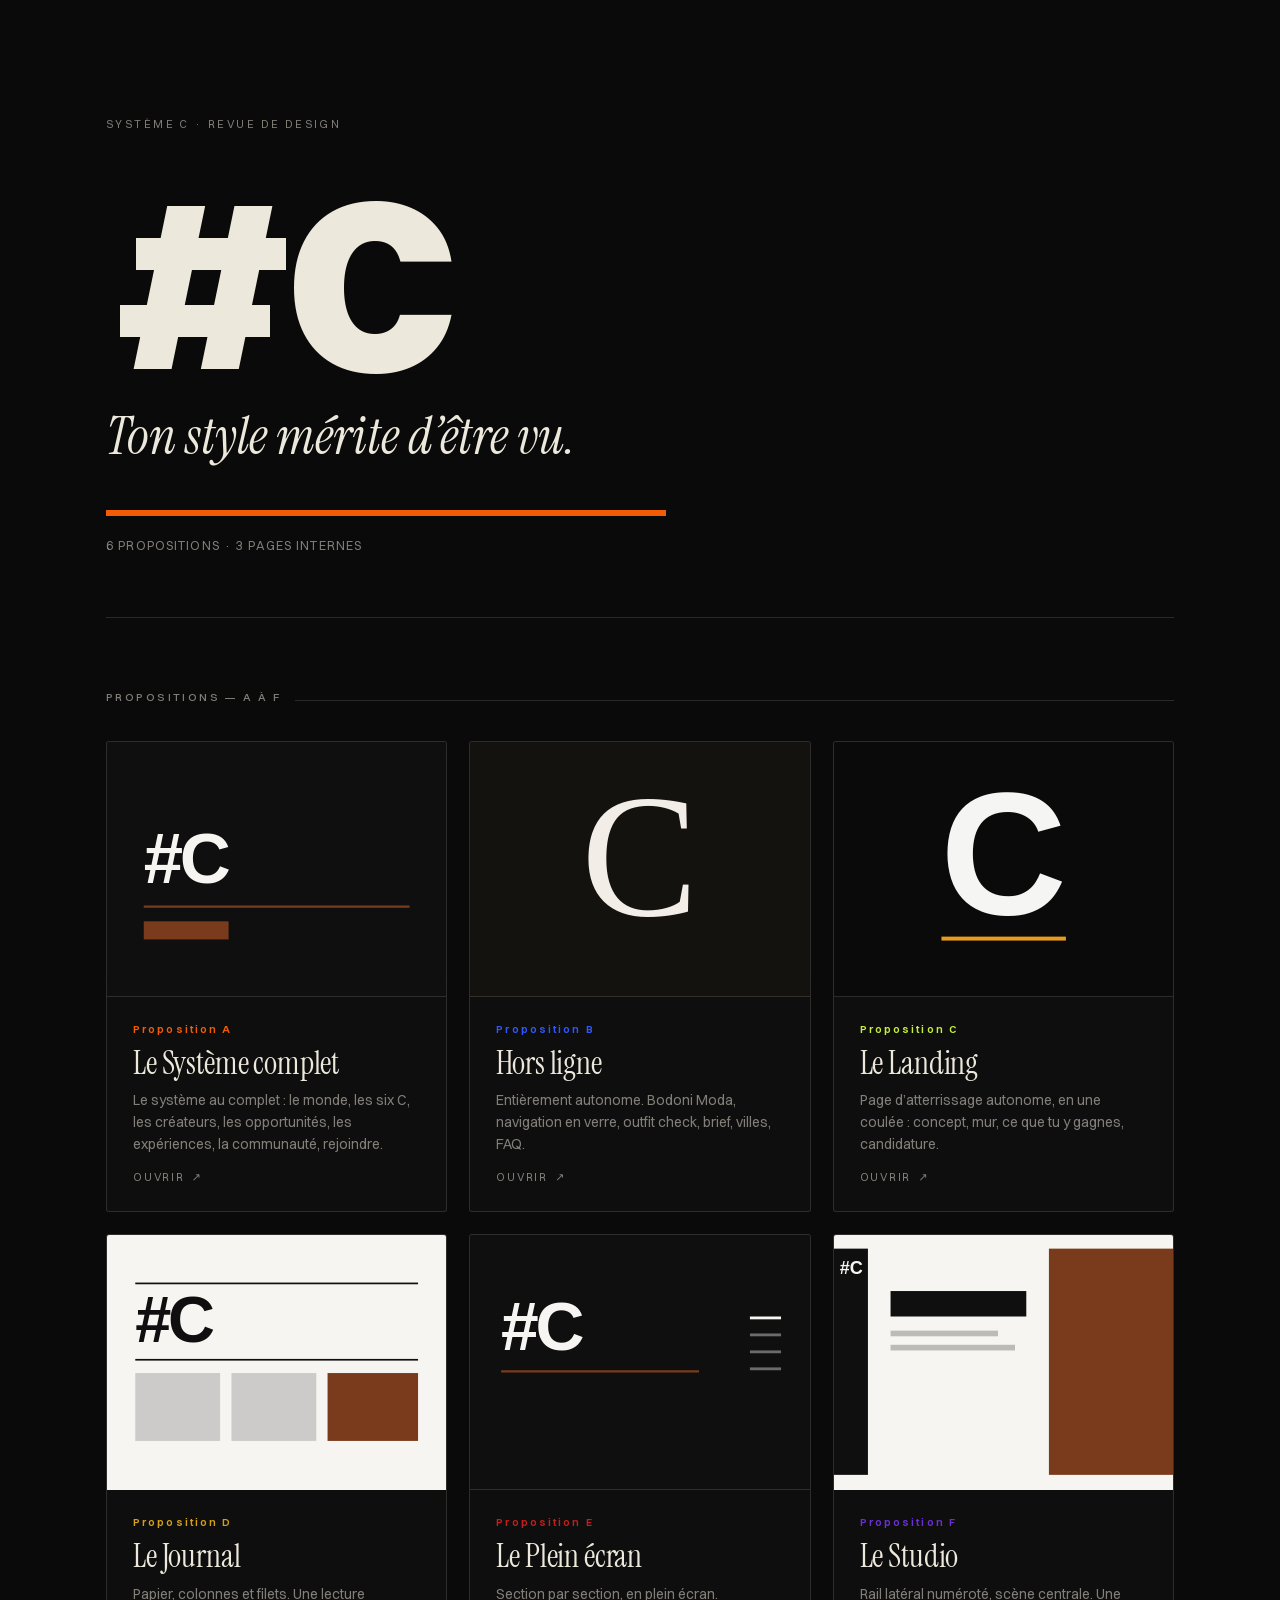
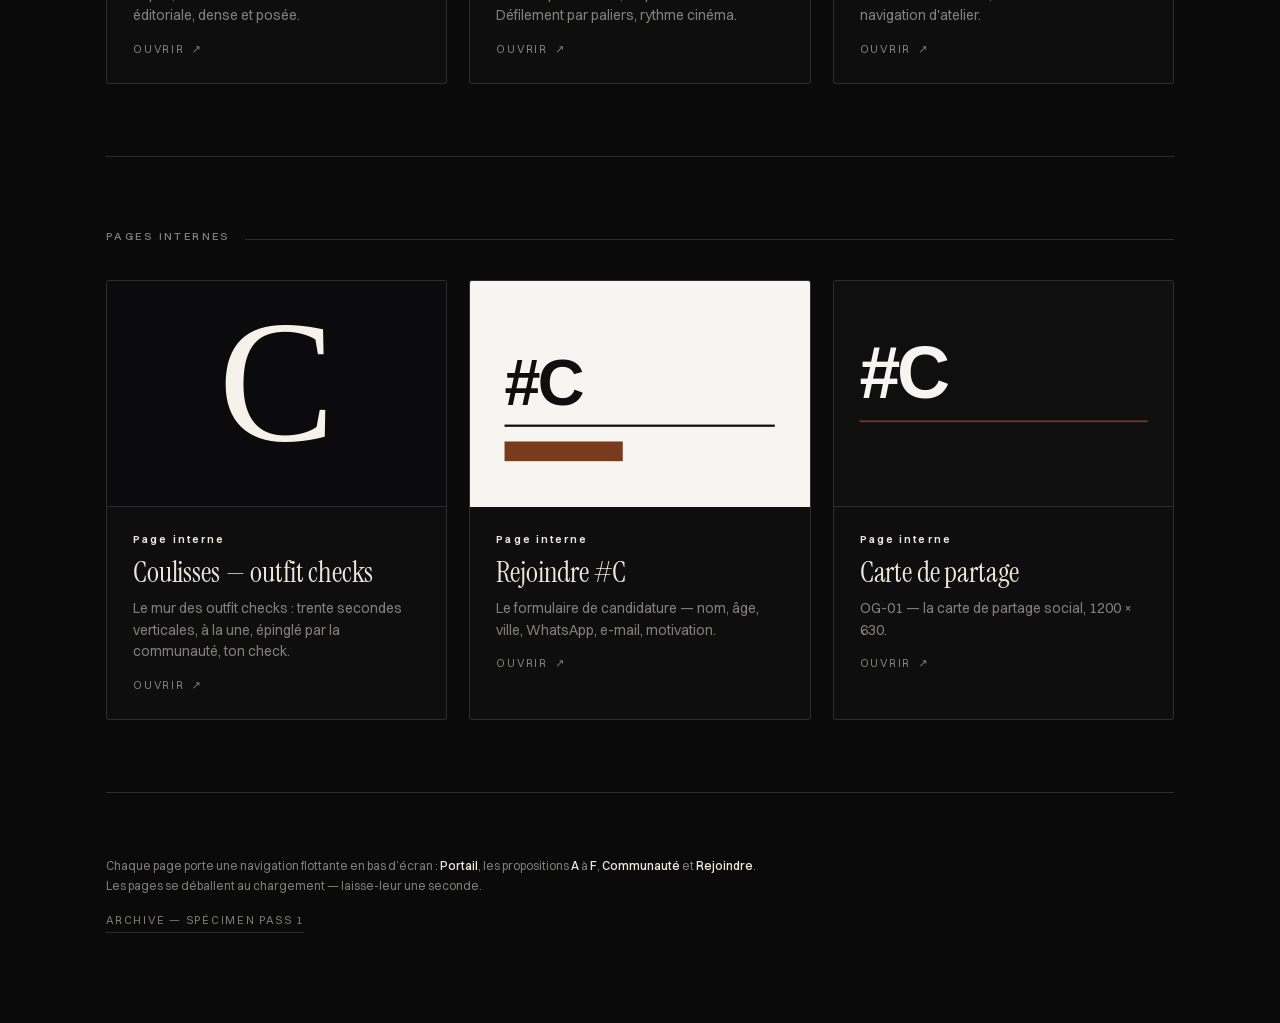
<file: index.html>
<!doctype html>
<html lang="fr">
<head>
<meta charset="utf-8">
<meta name="viewport" content="width=device-width, initial-scale=1">
<title>#C — Portail des propositions</title>
<meta name="description" content="Revue de design #C : deux propositions, trois variantes et les pages internes.">
<meta property="og:title" content="#C — Portail des propositions">
<meta property="og:description" content="Revue de design #C : deux propositions, trois variantes et les pages internes.">
<meta property="og:locale" content="fr_FR">
<meta name="theme-color" content="#0A0A0A">
<link rel="icon" href="data:image/svg+xml,%3Csvg xmlns='http://www.w3.org/2000/svg' viewBox='0 0 32 32'%3E%3Crect width='32' height='32' fill='%230A0A0A'/%3E%3Ctext x='16' y='24' font-family='Helvetica,Arial' font-weight='900' font-size='22' text-anchor='middle' fill='%23EDE8DC'%3EC%3C/text%3E%3C/svg%3E">
<link rel="stylesheet" href="assets/fonts/fonts.css">
<style>
*{margin:0;padding:0;box-sizing:border-box}
:root{--paper:#EDE8DC;--ink:#0A0A0A;--dim:rgba(237,232,220,.52);--line:rgba(237,232,220,.14)}
html{-webkit-text-size-adjust:100%}
body{background:var(--ink);color:var(--paper);min-height:100vh;
font-family:'Switzer',ui-sans-serif,system-ui,-apple-system,'Segoe UI',Roboto,sans-serif;
-webkit-font-smoothing:antialiased;text-rendering:optimizeLegibility}
::selection{background:#F25C05;color:var(--ink)}
a{color:inherit}
.wrap{max-width:1180px;margin:0 auto;padding:0 clamp(20px,5vw,56px)}

header{padding:clamp(64px,13vh,140px) 0 clamp(40px,7vh,72px);border-bottom:1px solid var(--line)}
.eyebrow{font-size:11px;letter-spacing:.22em;text-transform:uppercase;color:var(--dim);margin-bottom:clamp(28px,6vh,52px)}
.mark{font-size:clamp(88px,20vw,240px);font-weight:900;letter-spacing:-.055em;line-height:.82}
.tag{font-family:'Instrument Serif',Georgia,serif;font-style:italic;font-weight:400;
font-size:clamp(24px,4.6vw,52px);line-height:1.12;margin-top:clamp(16px,3vh,28px);color:var(--paper)}
.rule{height:6px;background:#F25C05;margin-top:clamp(26px,5vh,44px);max-width:min(100%,560px)}
.meta{margin-top:22px;font-size:12.5px;letter-spacing:.09em;text-transform:uppercase;color:var(--dim)}

section{padding:clamp(48px,8vh,84px) 0}
section+section{border-top:1px solid var(--line)}
.sec{display:flex;align-items:baseline;gap:14px;font-size:11px;letter-spacing:.22em;
text-transform:uppercase;color:var(--dim);font-weight:500;margin-bottom:clamp(24px,4vh,38px)}
.sec::after{content:'';flex:1;height:1px;background:var(--line)}

.grid{display:grid;gap:clamp(14px,2vw,22px)}
.g2{grid-template-columns:repeat(2,1fr)}
.g3{grid-template-columns:repeat(3,1fr)}
@media (max-width:860px){.g2,.g3{grid-template-columns:1fr}}

.card{display:flex;flex-direction:column;text-decoration:none;overflow:hidden;
border:1px solid var(--line);border-radius:3px;background:rgba(237,232,220,.02);
transition:border-color .3s ease,background-color .3s ease,transform .3s ease}
.card:hover{border-color:var(--a);background:rgba(237,232,220,.045);transform:translateY(-3px)}
.card:focus-visible{outline:2px solid var(--a);outline-offset:3px}
.thumb{display:block;position:relative;aspect-ratio:3/2;overflow:hidden;border-bottom:1px solid var(--line)}
/* Proposals sit in the same 3-up rhythm as the variants; the taller thumbnail
   is what marks them as primary. */
.card-lg .thumb{aspect-ratio:4/3}
.card-lg .name{font-size:clamp(22px,2.7vw,32px)}
.thumb svg{position:absolute;inset:0;width:100%;height:100%;
transition:transform .5s cubic-bezier(.2,.7,.3,1)}
.card:hover .thumb svg{transform:scale(1.028)}
.thumb::after{content:'';position:absolute;left:0;right:0;bottom:0;height:3px;
background:var(--a);transform:scaleX(0);transform-origin:0 50%;
transition:transform .42s cubic-bezier(.2,.7,.3,1)}
.card:hover .thumb::after{transform:scaleX(1)}

.body{display:flex;flex-direction:column;gap:9px;padding:clamp(18px,2.4vw,26px)}
.num{font-size:10.5px;letter-spacing:.2em;color:var(--a);font-weight:600}
.name{font-family:'Instrument Serif',Georgia,serif;font-size:clamp(21px,2.5vw,29px);
line-height:1.12;letter-spacing:-.005em}
.blurb{font-size:14px;line-height:1.55;color:var(--dim);max-width:46ch}
.go{margin-top:6px;font-size:11px;letter-spacing:.16em;text-transform:uppercase;
color:var(--dim);display:inline-flex;align-items:center;gap:7px;transition:color .25s ease}
.go i{font-style:normal;transition:transform .28s ease}
.card:hover .go{color:var(--paper)}
.card:hover .go i{transform:translate(3px,-3px)}

footer{padding:clamp(40px,7vh,72px) 0 clamp(56px,10vh,100px);border-top:1px solid var(--line);
font-size:12px;line-height:1.7;color:var(--dim)}
footer b{color:var(--paper);font-weight:500}
footer .prev{display:inline-block;margin-top:14px;font-size:11px;letter-spacing:.16em;
text-transform:uppercase;color:var(--dim);text-decoration:none;
border-bottom:1px solid var(--line);padding-bottom:3px;transition:color .2s ease,border-color .2s ease}
footer .prev:hover{color:var(--paper);border-color:var(--paper)}
@media (prefers-reduced-motion:reduce){*{transition:none!important}}
</style>
</head>
<body>
<div class="wrap">

  <header>
    <div class="eyebrow">Système C · Revue de design</div>
    <h1 class="mark">#C</h1>
    <p class="tag">Ton style mérite d’être vu.</p>
    <div class="rule"></div>
    <p class="meta">6 propositions · 3 pages internes</p>
  </header>

  <main>
    <section>
      <h2 class="sec">Propositions — A à F</h2>
      <div class="grid g3">
      <a class="card card-lg" href="proposition-a.html" style="--a:#F25C05">
        <span class="thumb" style="background:#0f0f0f"><svg viewBox="0 0 1200 800" xmlns="http://www.w3.org/2000/svg">
<rect width="1200" height="800" fill="#0f0f0f"></rect>
<text x="130" y="450" font-family="Helvetica, Arial, sans-serif" font-weight="900" font-size="250" letter-spacing="-12" fill="#f7f5f2">#C</text>
<rect x="130" y="530" width="940" height="8" fill="#7a3b1d"></rect>
<rect x="130" y="586" width="300" height="64" fill="#7a3b1d"></rect>
</svg></span>
        <span class="body">
          <span class="num">Proposition A</span>
          <span class="name">Le Système complet</span>
          <span class="blurb">Le système au complet : le monde, les six C, les créateurs, les opportunités, les expériences, la communauté, rejoindre.</span>
          <span class="go">Ouvrir <i>↗</i></span>
        </span>
      </a>
      <a class="card card-lg" href="proposition-b.html" style="--a:#3157FF">
        <span class="thumb" style="background:#14120E"><svg viewBox="0 0 1200 800" xmlns="http://www.w3.org/2000/svg">
    <rect width="1200" height="800" fill="#14120E"></rect>
    <text x="600" y="565" text-anchor="middle" font-family="Bodoni Moda, Times New Roman, serif" font-size="620" fill="#F2EEE7">C</text>
  </svg></span>
        <span class="body">
          <span class="num">Proposition B</span>
          <span class="name">Hors ligne</span>
          <span class="blurb">Entièrement autonome. Bodoni Moda, navigation en verre, outfit check, brief, villes, FAQ.</span>
          <span class="go">Ouvrir <i>↗</i></span>
        </span>
      </a>
      <a class="card card-lg" href="proposition-c.html" style="--a:#C6F035">
        <span class="thumb" style="background:#0A0A0A"><svg viewBox="0 0 1200 800" xmlns="http://www.w3.org/2000/svg"><rect width="1200" height="800" fill="#0A0A0A"></rect><text x="600" y="560" text-anchor="middle" font-family="Helvetica,Arial,sans-serif" font-weight="900" font-size="620" fill="#F5F5F4">C</text><rect x="380" y="640" width="440" height="14" fill="#E89B22"></rect></svg></span>
        <span class="body">
          <span class="num">Proposition C</span>
          <span class="name">Le Landing</span>
          <span class="blurb">Page d’atterrissage autonome, en une coulée : concept, mur, ce que tu y gagnes, candidature.</span>
          <span class="go">Ouvrir <i>↗</i></span>
        </span>
      </a>
      <a class="card card-lg" href="proposition-d.html" style="--a:#D4A017">
        <span class="thumb" style="background:#f7f5f2"><svg viewBox="0 0 1200 800" xmlns="http://www.w3.org/2000/svg">
<rect width="1200" height="800" fill="#f7f5f2"></rect>
<rect x="100" y="120" width="1000" height="6" fill="#0f0f0f"></rect>
<text x="100" y="330" font-family="Helvetica, Arial, sans-serif" font-weight="900" font-size="230" letter-spacing="-12" fill="#0f0f0f">#C</text>
<rect x="100" y="390" width="1000" height="6" fill="#0f0f0f"></rect>
<rect x="100" y="440" width="300" height="240" fill="#0f0f0f" opacity="0.18"></rect>
<rect x="440" y="440" width="300" height="240" fill="#0f0f0f" opacity="0.18"></rect>
<rect x="780" y="440" width="320" height="240" fill="#7a3b1d"></rect>
</svg></span>
        <span class="body">
          <span class="num">Proposition D</span>
          <span class="name">Le Journal</span>
          <span class="blurb">Papier, colonnes et filets. Une lecture éditoriale, dense et posée.</span>
          <span class="go">Ouvrir <i>↗</i></span>
        </span>
      </a>
      <a class="card card-lg" href="proposition-e.html" style="--a:#C41E1E">
        <span class="thumb" style="background:#0f0f0f"><svg viewBox="0 0 1200 800" xmlns="http://www.w3.org/2000/svg">
<rect width="1200" height="800" fill="#0f0f0f"></rect>
<text x="110" y="360" font-family="Helvetica, Arial, sans-serif" font-weight="900" font-size="240" letter-spacing="-12" fill="#f7f5f2">#C</text>
<rect x="110" y="430" width="700" height="8" fill="#7a3b1d"></rect>
<rect x="990" y="240" width="110" height="10" fill="#f7f5f2"></rect>
<rect x="990" y="300" width="110" height="10" fill="#f7f5f2" opacity="0.4"></rect>
<rect x="990" y="360" width="110" height="10" fill="#f7f5f2" opacity="0.4"></rect>
<rect x="990" y="420" width="110" height="10" fill="#f7f5f2" opacity="0.4"></rect>
</svg></span>
        <span class="body">
          <span class="num">Proposition E</span>
          <span class="name">Le Plein écran</span>
          <span class="blurb">Section par section, en plein écran. Défilement par paliers, rythme cinéma.</span>
          <span class="go">Ouvrir <i>↗</i></span>
        </span>
      </a>
      <a class="card card-lg" href="proposition-f.html" style="--a:#6B2FD6">
        <span class="thumb" style="background:#f7f5f2"><svg viewBox="0 0 1200 800" xmlns="http://www.w3.org/2000/svg">
<rect width="1200" height="800" fill="#f7f5f2"></rect>
<rect x="0" y="0" width="120" height="800" fill="#0f0f0f"></rect>
<text x="20" y="90" font-family="Helvetica, Arial, sans-serif" font-weight="900" font-size="64" fill="#f7f5f2">#C</text>
<rect x="200" y="150" width="480" height="90" fill="#0f0f0f"></rect>
<rect x="200" y="290" width="380" height="20" fill="#0f0f0f" opacity="0.25"></rect>
<rect x="200" y="340" width="440" height="20" fill="#0f0f0f" opacity="0.25"></rect>
<rect x="760" y="0" width="440" height="800" fill="#7a3b1d"></rect>
</svg></span>
        <span class="body">
          <span class="num">Proposition F</span>
          <span class="name">Le Studio</span>
          <span class="blurb">Rail latéral numéroté, scène centrale. Une navigation d'atelier.</span>
          <span class="go">Ouvrir <i>↗</i></span>
        </span>
      </a>
      </div>
    </section>

    <section>
      <h2 class="sec">Pages internes</h2>
      <div class="grid g3">
      <a class="card" href="coulisses.html" style="--a:#EDE8DC">
        <span class="thumb" style="background:#0B0B0D"><svg viewBox="0 0 1200 800" xmlns="http://www.w3.org/2000/svg">
    <rect width="1200" height="800" fill="#0B0B0D"></rect>
    <text x="600" y="565" text-anchor="middle" font-family="Bodoni Moda, Times New Roman, serif" font-size="620" fill="#F6F2EA">C</text>
  </svg></span>
        <span class="body">
          <span class="num">Page interne</span>
          <span class="name">Coulisses — outfit checks</span>
          <span class="blurb">Le mur des outfit checks : trente secondes verticales, à la une, épinglé par la communauté, ton check.</span>
          <span class="go">Ouvrir <i>↗</i></span>
        </span>
      </a>
      <a class="card" href="rejoindre.html" style="--a:#EDE8DC">
        <span class="thumb" style="background:#f7f5f2"><svg viewBox="0 0 1200 800" xmlns="http://www.w3.org/2000/svg">
<rect width="1200" height="800" fill="#f7f5f2"></rect>
<text x="120" y="440" font-family="Helvetica, Arial, sans-serif" font-weight="900" font-size="230" letter-spacing="-10" fill="#0f0f0f">#C</text>
<rect x="120" y="510" width="960" height="8" fill="#0f0f0f"></rect>
<rect x="120" y="570" width="420" height="70" fill="#7a3b1d"></rect>
</svg></span>
        <span class="body">
          <span class="num">Page interne</span>
          <span class="name">Rejoindre #C</span>
          <span class="blurb">Le formulaire de candidature — nom, âge, ville, WhatsApp, e-mail, motivation.</span>
          <span class="go">Ouvrir <i>↗</i></span>
        </span>
      </a>
      <a class="card" href="carte-partage.html" style="--a:#EDE8DC">
        <span class="thumb" style="background:#0f0f0f"><svg viewBox="0 0 1200 630" xmlns="http://www.w3.org/2000/svg">
<rect width="1200" height="630" fill="#0f0f0f"></rect>
<text x="90" y="330" font-family="Helvetica, Arial, sans-serif" font-weight="900" font-size="260" letter-spacing="-12" fill="#f7f5f2">#C</text>
<rect x="90" y="410" width="1020" height="6" fill="#7a3b1d"></rect>
</svg></span>
        <span class="body">
          <span class="num">Page interne</span>
          <span class="name">Carte de partage</span>
          <span class="blurb">OG-01 — la carte de partage social, 1200 × 630.</span>
          <span class="go">Ouvrir <i>↗</i></span>
        </span>
      </a>
      </div>
    </section>
  </main>

  <footer>
    Chaque page porte une navigation flottante en bas d’écran :
    <b>Portail</b>, les propositions <b>A</b> à <b>F</b>, <b>Communauté</b> et <b>Rejoindre</b>.<br>
    Les pages se déballent au chargement — laisse-leur une seconde.<br>
    <a class="prev" href="legacy/pass-1.html">Archive — spécimen Pass 1</a>
  </footer>

</div>
</body>
</html>
</file>
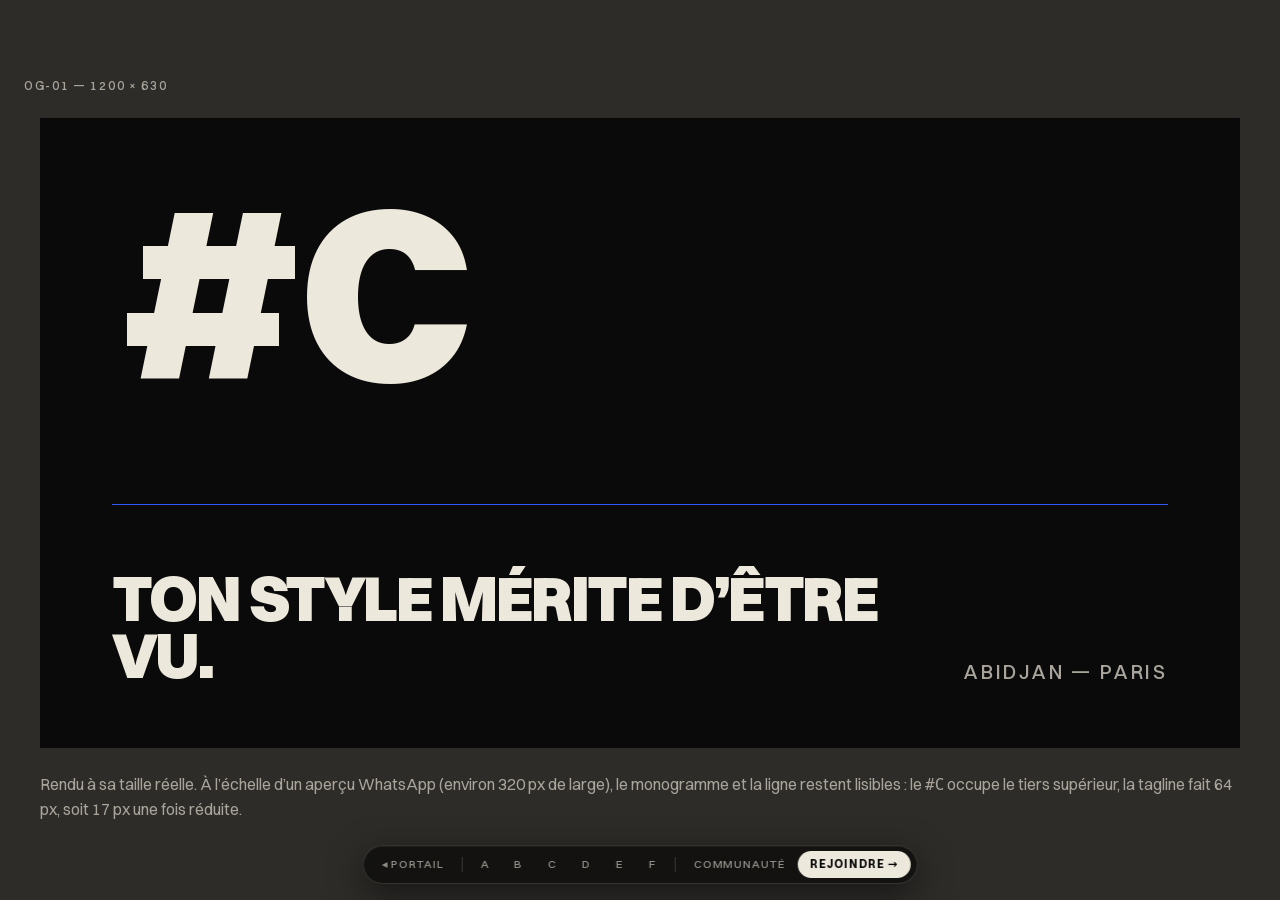
<file: carte-partage.html>
<!DOCTYPE html>
<html>
<head>
  <meta charset="utf-8">
  <title>OG-01 — Carte de partage #C</title>
  <style>
    * { margin: 0; padding: 0; box-sizing: border-box; }
    body { background: #0f0f0f; display: flex; align-items: center; justify-content: center; min-height: 100vh; font-family: -apple-system, BlinkMacSystemFont, sans-serif; }
    #__bundler_loading { position: fixed; bottom: 20px; right: 20px; font: 13px/1.4 -apple-system, BlinkMacSystemFont, sans-serif; color: #666; background: #fff; padding: 8px 14px; border-radius: 8px; box-shadow: 0 1px 4px rgba(0,0,0,0.12); z-index: 10000; }
    #__bundler_thumbnail { position: fixed; inset: 0; width: 100%; height: 100%; display: flex; align-items: center; justify-content: center; background: #0f0f0f; z-index: 9999; }
    #__bundler_thumbnail svg { width: 100%; height: 100%; object-fit: contain; }
    #__bundler_placeholder { color: #999; font-size: 14px; }
  </style>
  <noscript>
    <style>#__bundler_loading { display: none; }</style>
    <div style="position:fixed;bottom:12px;left:12px;font:13px/1.4 -apple-system,BlinkMacSystemFont,sans-serif;color:#999;background:rgba(255,255,255,0.9);padding:6px 12px;border-radius:6px;box-shadow:0 1px 4px rgba(0,0,0,0.08);z-index:10000;">
      This page requires JavaScript to display.
    </div>
  </noscript>
</head>
<body>
  <div id="__bundler_thumbnail">
<svg viewBox="0 0 1200 630" xmlns="http://www.w3.org/2000/svg">
<rect width="1200" height="630" fill="#0f0f0f"></rect>
<text x="90" y="330" font-family="Helvetica, Arial, sans-serif" font-weight="900" font-size="260" letter-spacing="-12" fill="#f7f5f2">#C</text>
<rect x="90" y="410" width="1020" height="6" fill="#7a3b1d"></rect>
</svg>
</div>
  <div id="__bundler_loading">Unpacking...</div>

  <script>
    
document.addEventListener('DOMContentLoaded', async function() {
  const loading = document.getElementById('__bundler_loading');
  function setStatus(msg) { if (loading) loading.textContent = msg; }

  const FONT_MIME = /^(font[/]|application[/](x-)?font-|application[/]vnd\.ms-fontobject)/i;
  const MIME_TOKEN = /^[\w.+-]+[/][\w.+-]+$/;
  function toBase64(bytes) {
    let bin = '';
    for (let i = 0; i < bytes.length; i += 0x8000) {
      bin += String.fromCharCode.apply(null, bytes.subarray(i, i + 0x8000));
    }
    return btoa(bin);
  }

  // Error sink persists across replaceWith since it's on window, not the DOM.
  window.addEventListener('error', function(e) {
    // Failed resource loads (CSP-blocked links, scripts, images) fire plain
    // events at the element — warn only; real JS errors carry message/error.
    if (!e.message && !e.error && e.target && e.target !== window) {
      console.warn('[bundle] resource failed to load:',
        e.target.tagName, String(e.target.src || e.target.href || ''));
      return;
    }
    var p = document.body || document.documentElement;
    var d = document.getElementById('__bundler_err') || p.appendChild(document.createElement('div'));
    d.id = '__bundler_err';
    d.style.cssText = 'position:fixed;bottom:12px;left:12px;right:12px;font:12px/1.4 ui-monospace,monospace;background:#2a1215;color:#ff8a80;padding:10px 14px;border-radius:8px;border:1px solid #5c2b2e;z-index:99999;white-space:pre-wrap;max-height:40vh;overflow:auto';
    d.textContent = (d.textContent ? d.textContent + String.fromCharCode(10) : '') +
      '[bundle] ' + (e.message || e.type) +
      (e.filename ? ' (' + e.filename.slice(0, 60) + ':' + e.lineno + ')' : '');
  }, true);

  try {
    const manifestEl = document.querySelector('script[type="__bundler/manifest"]');
    const templateEl = document.querySelector('script[type="__bundler/template"]');
    if (!manifestEl || !templateEl) {
      setStatus('Error: missing bundle data');
      console.error('[bundler] Missing script tags — manifestEl:', !!manifestEl, 'templateEl:', !!templateEl);
      return;
    }

    const manifest = JSON.parse(manifestEl.textContent);
    let template = JSON.parse(templateEl.textContent);

    // Nested page bundles (iframe targets). Each ships ONCE, in the ROOT
    // document's manifest; frame srcs carry an about:blank#<uuid> marker
    // instead of a substitutable uuid. Every document mints the blobs for
    // its OWN frames — from local text at the root, or text obtained from
    // its DIRECT parent over the relay protocol below — so each frame
    // navigation stays same-origin with its initiator and a deduped page
    // loads at any depth on any host, including a file:// download's
    // opaque origins (where a blob minted by one document cannot be
    // navigated to by another).
    const pageOrderEl = document.querySelector('script[type="__bundler/page_order"]');
    const pageOrder = pageOrderEl ? JSON.parse(pageOrderEl.textContent) : [];
    const pageSet = new Set(pageOrder);
    const pageTexts = {};

    // ── Nested-page text protocol (parent-chain relay) ──
    // Page bundles ship once, in the ROOT document's manifest. Every
    // document mints the blobs for its OWN frames, obtaining page text
    // through a strict parent-chain relay: a document only ever SENDS to
    // its direct parent (which, for every document the publisher's own
    // runtime minted, is another publisher document) and only ACCEPTS
    // text from that direct parent; requests from below are honored only
    // for the document's own child frames, and the ROOT never sends
    // upward at all. That last rule is load-bearing: the artifact host's
    // frame-ancestors allows claude.ai (and friends) to frame an
    // artifact, so window.top can be a FOREIGN document — a top-addressed
    // protocol would hand page uuids to that ancestor and accept forged
    // "page text" from it, minting attacker HTML as an artifact-origin
    // blob document. The chain never touches the ancestor: requests stop
    // at the root, replies are origin-addressed per hop (never '*' when
    // an origin exists), and both directions are origin-gated (on https
    // a foreign sender's origin can never equal this document's; in
    // opaque contexts — file:// — everything serializes as 'null', where
    // an embedded EXTERNAL frame still fails the gate by carrying its
    // own real origin, and a sandboxed child of such a frame is excluded
    // by the own-child-frames check plus uuid unguessability). Shape is
    // deny-by-default: one request form, one reply form, no error
    // replies.
    // window.origin is the SERIALIZED SECURITY origin ('null' in opaque
    // contexts such as a sandboxed preview iframe) — location.origin is
    // computed from the URL and stays 'https://…' even when the document
    // is sandboxed, which would misgate every opaque chain.
    const OWN_TARGET = /^https?:[/][/]/.test(window.origin || '')
      ? window.origin
      : '*';
    function trustedOrigin(e) {
      if (e.origin === window.origin) return true; // https chains; opaque==opaque
      // file:// trees: Chrome serializes the file document's origin as
      // 'file://' while the blob: documents it mints serialize as 'null',
      // so the two legitimate shapes can never string-match — accept the
      // pair in both directions. https origins never serialize as either,
      // and sender identity (own child frame / direct parent) is checked
      // separately.
      return (
        (e.origin === 'null' &&
          (window.origin === 'file://' ||
            window.location.protocol === 'file:')) ||
        (/^file:/.test(e.origin) && window.origin === 'null')
      );
    }
    // Non-empty only in the root document (nested bundles ship an empty
    // island), so it doubles as the root marker: the root answers from
    // local text and treats a miss as authoritative — never relaying to
    // its (possibly foreign) parent.
    const isPageRoot = pageOrder.length > 0;
    const blobUrls = {};
    const resourceBlobs = {};
    const UUID_SHAPE = /^[0-9a-f]{8}-[0-9a-f]{4}-[0-9a-f]{4}-[0-9a-f]{4}-[0-9a-f]{12}$/;
    const pendingFrames = {}; // uuid -> [{el, frag}] awaiting text for own frames
    const pendingRelays = {}; // uuid -> [childWindow] awaiting text to pass down
    function mountPage(el, frag, text) {
      const pageBlob = new Blob([text], { type: 'text/html' });
      const u = URL.createObjectURL(pageBlob);
      resourceBlobs[u] = pageBlob;
      el.src = u + frag;
    }
    function deliverPage(uuid, text) {
      const frames = pendingFrames[uuid];
      delete pendingFrames[uuid];
      if (frames) for (const f of frames) mountPage(f.el, f.frag, text);
      const relays = pendingRelays[uuid];
      delete pendingRelays[uuid];
      if (relays) {
        for (const cw of relays) {
          try { cw.postMessage({ __bundler_page: uuid, __bundler_text: text }, OWN_TARGET); } catch (err) { /* gone */ }
        }
      }
    }
    function ownFrameWindows() {
      const out = [];
      for (const f of Array.from(document.querySelectorAll('iframe'))) {
        try { if (f.contentWindow) out.push(f.contentWindow); } catch (err) { /* detached */ }
      }
      return out;
    }
    window.addEventListener('message', function (e) {
      const d = e.data;
      if (!d || typeof d !== 'object' || !e.source) return;
      // Origin gate first; the structural checks below (own-child-frames
      // for requests, direct-parent + solicited-uuid for replies, the
      // root's never-relay rule) are what hold in fully opaque chains
      // where origin strings can't discriminate — a sandboxed root's
      // FOREIGN wrapper still fails all three even though both serialize
      // as real-vs-'null' rather than matching.
      if (!trustedOrigin(e)) return;
      if (typeof d.__bundler_need === 'string' && UUID_SHAPE.test(d.__bundler_need)) {
        // Requests are honored only for this document's own child frames.
        if (ownFrameWindows().indexOf(e.source) < 0) return;
        const uuid = d.__bundler_need;
        const text = pageTexts[uuid];
        if (typeof text === 'string') {
          try { e.source.postMessage({ __bundler_page: uuid, __bundler_text: text }, OWN_TARGET); } catch (err) { /* gone */ }
          return;
        }
        if (isPageRoot || window.parent === window) return; // authoritative miss
        const waiting = pendingRelays[uuid];
        if (waiting) {
          if (waiting.indexOf(e.source) < 0) waiting.push(e.source);
          return;
        }
        // Never-answered uuids would otherwise accumulate forever under a
        // request spray; past the cap (far above any real page count) new
        // relays are dropped rather than remembered.
        if (Object.keys(pendingRelays).length >= 128) return;
        pendingRelays[uuid] = [e.source];
        window.parent.postMessage({ __bundler_need: uuid }, OWN_TARGET);
      } else if (
        typeof d.__bundler_page === 'string' &&
        UUID_SHAPE.test(d.__bundler_page) &&
        typeof d.__bundler_text === 'string'
      ) {
        // The shape test is load-bearing beyond tidiness: the solicited
        // check below uses the in operator, which matches prototype keys
        // ('__proto__', 'constructor') — an unshaped key would reach
        // deliverPage and throw, painting the error banner.
        // Text is accepted only from the direct parent — the document
        // that minted this one.
        if (e.source !== window.parent || window.parent === window) return;
        if (!(d.__bundler_page in pendingFrames) && !(d.__bundler_page in pendingRelays)) return;
        deliverPage(d.__bundler_page, d.__bundler_text);
      }
    });

    const uuids = Object.keys(manifest);
    setStatus('Unpacking ' + uuids.length + ' assets...');

    await Promise.all(uuids.map(async (uuid) => {
      const entry = manifest[uuid];
      try {
        const binaryStr = atob(entry.data);
        const bytes = new Uint8Array(binaryStr.length);
        for (let i = 0; i < binaryStr.length; i++) bytes[i] = binaryStr.charCodeAt(i);

        let finalBytes = bytes;
        if (entry.compressed) {
          if (typeof DecompressionStream !== 'undefined') {
            const ds = new DecompressionStream('gzip');
            const writer = ds.writable.getWriter();
            const reader = ds.readable.getReader();
            writer.write(bytes);
            writer.close();
            const chunks = [];
            let totalLen = 0;
            while (true) {
              const { done, value } = await reader.read();
              if (done) break;
              chunks.push(value);
              totalLen += value.length;
            }
            finalBytes = new Uint8Array(totalLen);
            let offset = 0;
            for (const chunk of chunks) { finalBytes.set(chunk, offset); offset += chunk.length; }
          } else {
            console.warn('DecompressionStream not available, asset ' + uuid + ' may not render');
          }
        }

        if (pageSet.has(uuid)) {
          pageTexts[uuid] = new TextDecoder().decode(finalBytes);
          return;
        }
        if (FONT_MIME.test(entry.mime) && MIME_TOKEN.test(entry.mime)) {
          // Strict artifact hosts allow font-src data: but not blob:.
          blobUrls[uuid] = 'data:' + entry.mime + ';base64,' +
            (entry.compressed ? toBase64(finalBytes) : entry.data);
        } else {
          const blob = new Blob([finalBytes], { type: entry.mime });
          blobUrls[uuid] = URL.createObjectURL(blob);
          resourceBlobs[blobUrls[uuid]] = blob;
        }
      } catch (err) {
        console.error('Failed to decode asset ' + uuid + ':', err);
        const blob = new Blob([], { type: entry.mime });
        blobUrls[uuid] = URL.createObjectURL(blob);
        resourceBlobs[blobUrls[uuid]] = blob;
      }
    }));

    const extResEl = document.querySelector('script[type="__bundler/ext_resources"]');
    const extResources = extResEl ? JSON.parse(extResEl.textContent) : [];
    const resourceMap = {};
    for (const entry of extResources) {
      if (blobUrls[entry.uuid]) resourceMap[entry.id] = blobUrls[entry.uuid];
    }

    // Artifact-host CSP (connect-src 'self') refuses fetch() of blob: URLs —
    // consumers read these Blobs directly. Survives the swap like the error sink.
    window.__resourceBlobs = resourceBlobs;

    setStatus('Rendering...');
    // Page uuids have no blob here — they ride inside about:blank#<uuid>
    // frame markers the pass below resolves after the swap.
    for (const uuid of uuids) {
      if (pageSet.has(uuid)) continue;
      template = template.split(uuid).join(blobUrls[uuid]);
    }

    // Strip integrity + crossorigin — blob URLs from a file:// document inherit
    // a null origin, so crossorigin forces a CORS fetch that SRI then rejects.
    // The manifest bytes are ours; SRI protects against CDN compromise, not this.
    template = template.replace(/\s+integrity="[^"]*"/gi, '').replace(/\s+crossorigin="[^"]*"/gi, '');

    const resourceScript = '<script>window.__resources = ' +
      JSON.stringify(resourceMap).replace(/<\//g, '<\\/') +
      ';</' + 'script>';
    // Inject after <head> so the DOCTYPE stays first; prepending the script
    // would push the parser into quirks mode. DOMParser always emits a <head>
    // (synthesizing one if the source HTML omitted it) but may carry
    // attributes through, so match the full opening tag. slice() rather than
    // replace() keeps us clear of $-pattern substitution in resourceScript.
    const headOpen = template.match(/<head[^>]*>/i);
    if (headOpen) {
      const i = headOpen.index + headOpen[0].length;
      template = template.slice(0, i) + resourceScript + template.slice(i);
    }

    // Parse the template and swap the root element. Scripts inserted via
    // DOMParser/replaceWith are inert per spec — re-create each with
    // createElement so they execute, awaiting onload for src scripts to
    // preserve ordering (React before ReactDOM before Babel before text/babel).
    const doc = new DOMParser().parseFromString(template, 'text/html');
    document.documentElement.replaceWith(doc.documentElement);

    // Resolve page-frame markers: mint this document's own blob for each
    // framed page — from local text when this is the root, otherwise by
    // asking the direct parent over the relay protocol above. An
    // unanswered request leaves the frame on about:blank, the same
    // degraded state as a refused embed.
    {
      const MARKER = /^about:blank#([0-9a-f]{8}-[0-9a-f]{4}-[0-9a-f]{4}-[0-9a-f]{4}-[0-9a-f]{12})(#.*)?$/;
      const needed = [];
      for (const el of Array.from(document.querySelectorAll('iframe'))) {
        const m = MARKER.exec(el.getAttribute('src') || '');
        if (!m) continue;
        const text = pageTexts[m[1]];
        if (typeof text === 'string') {
          mountPage(el, m[2] || '', text);
        } else if (window.parent !== window && !isPageRoot) {
          const had = pendingFrames[m[1]];
          (pendingFrames[m[1]] = had || []).push({ el: el, frag: m[2] || '' });
          if (!had) needed.push(m[1]);
        }
      }
      for (const uuid of needed) {
        window.parent.postMessage({ __bundler_need: uuid }, OWN_TARGET);
      }
    }

    const dead = Array.from(document.scripts);
    for (const old of dead) {
      const s = document.createElement('script');
      for (const a of old.attributes) s.setAttribute(a.name, a.value);
      s.textContent = old.textContent;
      // text/babel scripts with a src: read and inline. transformScriptTags
      // does XHR against the src, but blob:null/ from a file:// origin is
      // silently dropped. Inlining makes it a plain inline babel script,
      // which transformScriptTags handles unconditionally.
      if ((s.type === 'text/babel' || s.type === 'text/jsx') && s.src) {
        const pre = resourceBlobs[s.src.split('#')[0]];
        s.textContent = pre ? await pre.text() : await (await fetch(s.src)).text();
        s.removeAttribute('src');
      }
      const p = s.src ? new Promise(function(r) { s.onload = s.onerror = r; }) : null;
      old.replaceWith(s);
      if (p) await p;
    }
    // Babel standalone auto-transforms type=text/babel on DOMContentLoaded,
    // which fired before we swapped the document. Trigger manually if present.
    if (window.Babel && typeof window.Babel.transformScriptTags === 'function') {
      window.Babel.transformScriptTags();
    }
  } catch (err) {
    setStatus('Error unpacking: ' + err.message);
    console.error('Bundle unpack error:', err);
  }
});

  </script>

  <script type="__bundler/manifest">
{"f335377b-9f56-4f92-bfe7-0789af07a17f":{"mime":"text/javascript","compressed":true,"data":"H4sIAAAAAAAACt1963rcNpLo/zwFxPHYpNRNXWI7ScttjS3JjhPJ8khyMrOSRmKT6G5KbJIm2LpE7u/bh9gn3Cc5XxXuIFuXJLPn7Jn91lGDQKFQKBQKVYXC8jJ5v/1xe//N4fYWGVbFhCRxt5rmdTqhy6yKlxfDmpH//s//IklB8qImNEnrkOzTwTTNEnKV1mNyFidGK/L0KRlMc1JNc4KVzsJvvCmjhNVVGtfe+je+H5D+a3L7DSGXUUVOTxM6/FQVJemTvcE5jeswocM0p1BGq/pm3az4sagmUSaq+8XgvEMu6E2HXEbZlCLcC3pD0pwUg3OyoYEbVW8JzacTWkWDjPZIXU1ph8RFPkxHU6vsqkpr8zd2QWYB6QHwowt6c0L6vFSjWE4HWRq/S2mWzEPQGQevU9+UtBgi8gv9PvHYzWRQZB7ZwKIl4nmkZwJa/+YbQpaXCcxRRaO4Dmv2DSHDaR7XaZGTEa33odgPkNAERshqsk/65CrNk+IqxM/[base64]/UdZUOpjX1PYSPULyAbGwgktjEJv2tAFPTSZlFNe2RJA7TPKfVj4e7Ox3x9Zz19Kg21J9hTa/rzSKvaV6Tr1/5wvA82YqPQf3AkeCvWYMdxbwc0uvaZ5UzJ0VJ892ojoExll/BTPgbvWN29K/XJ4vBxuvlkF7TGJsZ86MazZ2mOCsYJX3glTCLWP0hT+j13tD3Xi1DH6/N6RZ1+33SXYWR8t+vNGphCq3n9iXJK7pjWRpT32lMljS4o5WTMKP5qB53eF8WeyQFcCmsv6293U9AusoPQqThu6qYHNRVmo+AIB3iwRQtj+tJZnPY/2Ye/R/mSjWaKrqSjIkshr8ljhxuD8egaMJ/csiEZLTmIBP+u65u1Nh4OemTnw72PvKpxP54zRmJkf9l7Ud0OtP4ij6+fpU7nCjATa7A7d6Dr2+qKroJU4b/9XmlIPj9nYtVPDiXDJKYfCTZpw81wify59OnEkuruG/iumF/6zWWXUVZTfrkVqAzLCri8y8XpBhKFeeC3jDY+Y0xAr0ujlZOOG2eeAGCOro44WgeXZyYA3QpYsKFdoFYy2SDY+TQrIXzkvhjNMHF/Cmqx34Z1eM8mlCJIHISUpOXczZv4SpY3jQuEvp5/8NmMSmLHHa9spWtzMkaRCgay5CVWVr73rIXhGVR+gH2tF8UtWctUagfVrTMopj6y8dhEh+HIHSeLHeI5wXmJyjeEOU2tJmxeQ+KQqhRoBK8fXOwfbp5cED65Izv+SzuIsRxkSW0uh1E8cWoKqZ50ouLrKi6k/TaT3PCqtGgE0+riub1Jnwg3/+1U1dRzsoIygQhCBkUVUKr3mp5TViRpQm5B8yLlbvgdKsoSaest1Zerw+K6y5Lf0vzUU98HBTX68UlrYZZcdUbp0lCc077v13Qm2EVTSgjLO6ycZrT25W/[base64]/9AOLUqRD87jlohdyopuDf6pHNIf3jZMKsTcR0KRx1bssoSQDF5+U1+b68Xh8Wed1bXS2vl1fD52SadidFXrAyimlH/SUR4ux8Dy7fuYLlqqiS7qCi0UUP/+1CgUaxuSyTlJVZdNNLc+C47iAr4ov1qzSpx701Olkf03Q0rnurdOIKIYnnJa3qNI6ybpSlo7wH6lR3UNR1MVk3aMr58MWLjvz/8NtgvSFGsdZKB/4vfPFoKdkQABLAlNGqy1BfxTlvo8c0rygrskua3MIsdYfRJM1uenPmCKvgigm/f0Enj5qzuZvBgzlw1YVgU+jb8lpJIcGAK+Tb8loPe1ywGv8bMcmprnTWlbNilMZuNSXV6qLsAWtndFjjH7918XzSW1t9/t3z7799+fy79Ul03eUs9XIlHru4vSyvyeoKzKomwF8GKysraytiSv8yHA7F2ll70Nqx6fG8vF6/Gqc17WKlXlnR7lUVlW2SmA97eZHspjBgRj7tf/h4eAoqxc6Hj1ytSHMSlSVbvqID0JcuuqyORrRLr8uiAjWEHE/XVlafkwtKSzIo6rHAChqymzwmYPzITMtbRUdRmjMSccMbYTUtQ7K4zPf5CU3SiJRVmtdKV/tbGY0ouSWTqBqleY+shC/iybrQyghBkxjtEDSDkVvCZUGaszShPRJdFmmiK/8FMCmKuqP+Iq8Vm5BbImQAiaZ1oVstdsiiktnwZzSsaaUQJBxhvit3o+R8yuoeoddguiLdKzq4SOvu/CoKCjBFUhVld5hmNa16BGaJLKQTIHaUG8Duralgqh2gm1CQfaT7ww/MgmnUmFZ8syDhysoquwdeWlNevRsX07zukdU5YIdplnUnBcwGcMg9YEFCA5eBxaWa5jlshiZcFAapg+9KG7IzpbyfSdPnu887O6ef3ryXOrMHe29nUCQ3t1L6g0IgOG1lpthF/vFa8opZf4ZKujqiQD08pBSVaU7rkEzb1OCcApo8HGJIH76EbUcWPJ0ap4aNJ8tpWFNW+ywa0i08wPgSTmAc08yzDjF7AtvI5/0dQCiEs8nn/Q/YIZ5jBAaKgM7hWhNUHW+c45hCpXFuM/BlEk0TSQmveSZjdx/1mT5vWh0CKr4QOh1hGErEdNhWNGVhaLOBGvMgzvvzLFnc5tw3bLLWgVswBenfyR/[base64]/ooasPmwPhzSunVlX5JsOwL2C3wRU38/xZ06WyGqgmRDHErLpgIVRkvhsOjA+CungdmK1SmhGa+o0nCn27JCjE/VB8CEdRtOsZuY4d+mkmDOYxLDtEde+l+YCFzTK7dI6gh3gdhZY6PLal6TvVt4Ijy5ONkKB0brRBJj0Eg2DoHSRlYAk3DB4aYzSJVRiDtvpSlNBVB77+6i83YJvS9KkAz90y71LWlVpQhkfVeuyVj64vu3v04tNlonlBN0GJj/Zn+RiDSuaJ7Tyx77NuoGATDNGdft5lTvEWvti7HKRuAZBel1W2iD4YWv74+Hp/jZ4hP519Kb7H1H3t9MnJ+Kvle4Pp09OFpelPvTx8+7b7X1ZvbtxnCz5x+FxshRsPFm2lRp+YvQvo4x1SMMTBUiQPtEOliCsq3RiUnQB6qjdk3OI/gofwayMZmzfAys3FuHohJG4S1ZFhQAr4JGQ/VpF5a/jIqMIo2mOtzFHeNzLtNoh3dWghTvoF9InwzRPDotyh17SbPvLNMrS+ob3YCD9xRVJGSyYuT2udAj9IhxizgKv7mwoW5ElAFCUgiIaCLtKQTfy8au5kGOwYXn9ft/rGStVkAaw7fdJZaxPXn9hbv2F1vp3gLdqiyU7D7RR19Q1G/yx4Ck+Wpg/vUFgsxdvC2ESujn8aqs1jDJmVMOfbfVAO/FaVEK71jTnwSKJN5f/1Urk6r1gZVH543QyoFWD+4yl8bpP1mBJWHR65j0DGWiR7pkX3L22RO3GMmosnBY/j5gLPAro+WgeBloXrnEySmiJh5UVwzsF5SmWkZS8Ig7u6yRdWrK9VDiQVEmUgENdWpIchrK4UTHwzNWDTbpdW/8U2PX7sMM1GaT1nCT5zCLDfBHzu2nh0EH484mY1vRk3SBQzEd8hK7N+H46iSonZv1A1tdEUvUNOiFriiZ9s/2CwY4pqFknspI5DQAtJa8FHFG5a1RWbG4WL3hBABSo03xK7SlcsIVyKnertvoy1EIRkSyRNd3zBokh8qnfB2c6/9NraIO3hBsKSdoBSLM7OEXKkFnL7usuLGsLBoVd4BhO8HgjdQFzE4ZarUIIeCqeVjxYjIHgRn/1hqhEelh+BO2PVk5OdCNgRFEqmRC/XY3TjMK8WQx6xxoNrTnng5rIEfG5QhYJ3OHJ2W+rtPyv42RpOXCmf9JKAuwWSYD/[base64]/IF8IIiyYlYZMoywgroxyjYC8wGLbIR3gyZtOSTBGRq0HlieAHMWCPePgXnI8Cie/+m19Pf91/8wkOovhV+KRwbFV0JXxUIvhIhLDKb/hTfgLrrPEJfspPIHaMT/BTfhoWhdEZ/pSfKqO8koUmHAVkbAIXhXFUcpuz/CIKgAYzc/SfP4rxi6AXCFzezusqpSL8S5RTUSYpBpKr9P2jiw65PMHT/dFlh1ycWOTd/gVk365B3yKPszS+6BGvyDfhL4FvkcfjKB9R/gH/VF/SvJzW+OED/KXK2XQwSfmHA/xTfbmgN0lxleOnn+nNVnGVm9+mpfzyuTTLy4oyJj99gh/q66SYMqpg7sIvCyp+F3DxqwEZv9EcPSDy8zb8tGtkNLqkusYO/FQ1hkU85ai9g79U+SCbcqhvs6mGlxTTQUY1pbfwt0NvMK5d1xOaTznR+e9dmk9tvCaFidZuYWCF38ELrb+DXcP5LiaPfzbmTzj7FFU/8d8WXUUdQVlRw6Ct+K5wFDUsLEUdPQOikj0HopaeBVHLngdRK47ymGZmtU0scesp2ohaFnVkHUEfWcWg0KioVYdlPa04Yu+LWnWKpap+VrC2BjsFm9eiLqbxmNVRxXE4hJ8H8NOuQfNEf9/OE/uroj5+tmiP3w1qYQ2HVkkVjTQKW1U0sjGA7xIB+Gr2z7/JieVfzVmF73pK4bs9n/BdTRJ8tmZI+fs0em9kkY2jqikRVfVMbFUt5ZW0636QxZp+yo+opkCVAGRTnMO2jCF2/kbv6F+vvWcnX72jf3kni97XZ0f/enay+CxYVD7GD7uf9vYPTw+2d96dbu7sHWxz8xrs1vt0tH1dig37lX/d5T7Lr0ks/gp8jyyJ7paIFyy/Fvh6o9Qz5b9WF4Txzj9mgX8UdX87WQJbn2HwO1kM/GO22A+WR5ZFj2sgm6BmQOQx88HBKLU9aW+F0CQZoii2e6trGS7sn3YIKzskR68L2MXAjF6SJVOxWcLPOuQREV0edYgfY32vC6OPw7rYKa5gRTEKRzKweXEFo3EukmNg1MIe/oZTSQv2bbNjDqLukIgj8wqQqckSiWAqXr9alr+9155Gp72z5Vdjmk1o7R+zr6+D5VHaId4r8Bxj6ZNV7862x8u83jFbfC3aLqvGr5227dNoGAuEr6SiUdYhUZZG7MQI8W1oH1rfv4OKxGRnz3+1vBEAdaAPIJC/[base64]/gUNDyzuwg+07OlSee+mLsHq7i4YQIubBcwoFryxQG/MtaH3pCBQgom3tNYJNsPVoVs0XC8CPkcQqILBkpbdxKCVuompOM4awmw+0tyT3zX5ldgzFJZTxuMGQqPcGMXLQN7MDB6IQpqLWzBJMWmYZAGwXkpdbspd4I2QGlLBQW9dYzxRlUZdftXB/YTz7AWBMT3zJkhHdbjWGWtiYiCFFwgg/Cd4Uw1brbKAqUbDotJNYEd6V1RzGljoF7nXgrk6s/NbuRB1VeSwF17Qm6O1E3t34sVi3r4N3MkxVi2f9SO8dmuKZD7RJ23S5NZs37GZqKO5Vd2+AY3zx72Dw9ODw3/ubJ9+2t/7BOrw8iL52+npp8/726enZHFZGaSOuMoqA2ilCgths/LvCoLn5I+6kMdOj0dTy194jUD+wKha+YNH38lfIg5XwQNFflhUE9DTOAGUZBzjiY0jdgALysdlZctEMIT15S0r/C6EErq30eYvVQXRuieqLQjDor6kZTTXt7N4Yc9xGC5EWdZq9RRKyHTOlS1uKmpR6gCeu7vh+oF19Fg93JR3LjOE4wjkzCAaBAHgaYV9WKxn3SybmhfAYHg9Y9htusahCOVCJbdtN6vLzIjzc2OhZCSY3GKXlxdIXjA6GVW07JEkrWhcd/GSbxd66EaMpaMcGmP9usz0FWBD95bHD7071mX2UTvtfB0GWUeTEndkZ+ODbRH+ObwpObd8hJLtne1dEBof97a2TemL1VnzyqjYGjsyEAPQWFoKGuLDYJ4Y+Abh4cUS6JYFAk8Z/jgLAFIobv5YcV0YxM11h6sou8BQsYrmZn0xT2YrHvmC19m5IhTX18h6EhzXngZSexpgNR7Qg5XhgxwWBxaenkZ5XkDsF7jBrKmy42iweoPDLOy5ymSyl2isVBhNrBOOK186AMWPRdMg5OHZvj/go5DiITAF68HOh63t0w9bp7+82fm8rUJ3Vro/RN3hye33sycqXGdre/Pn0829j4f7ezun73b2fpW1fbjfMfzK4u6wqOA/sDVps8JXuREHDqw3n/+hQMjF8ZVfF/6KMuqrOnd+5f8JnLiglG3R+GIXIsAPo5FP1RkcXUlZCMGi2UetwKk7BG0xGDLUoNHMViRo5lyXjmWwcBeM7N1RVgyirMvioqTiKqUXNPpv5QAYjOIC2ipiyijlqjJEnWXzGMG/[base64]/MekyoGU3hdAgN9hZu0YNoqNrViHU5nS0aArEI68s0q6DA9ZVC25JLPIUcIJagSItxERHpEtJqCxq/4LHPjzcSqMCX4FeG+nFrWpnmBvEKyZp0r1iPVBInK89/TWaXnvrDaDAH5zhMcgY+sDj9opZVVRgokKnEeyL2rtQsnMRzbLBEe7x/ywRj+MXODg4gSSN0NdbXOOYeofZ6QHsU5hB/4X7mFkje/6AM55QAUCEgWfctjzVEfA7fmyuCsCruRKiUfD7kVEg2xcRwn4A5XTgMkf9vmVnjmjhEnaLhcaWzFG4xL0E5C3qu5fWWB8xpwgBIscvVeeaUsjUyE+X7Uc3Db8lPQJXbmAX+zlNmC/qpsnP9Ibh2V/[base64]/vEBC+/ri2uPuilaqYSThGZtjZT2avenL4Y5PRp15IHPqiH17auoymnyY5GhSfNOtclgnyr/rG5N+8jWV+PI0Qy5mQe+boSnp+ou34YH1hzveAUWNbQyjN0aF3GEvlFCjtcya4DI0BYv6LPIaAg1fO9IX7E9IdBRAw19+MUdi0hs2heLZnT7fH1dC4Z1d3nDjFFf13NN7KqC0AlAc7LrEy9oWS6OJby+rk3haBvuAd79hnvTbC8lFb1B6GPp52oTPeITCiAykz/DMDTM/qU8uNq60YKPbgA9vtKNamveAiiNnZNfsOkbF2zcSL8FMesqkcTH4squJeLspIUEwqk2gPdaTAmQRrGoumjNdGAYN3KcckI8iCHzOo1yIbJTSNwlrK88iopnJiBWZgJPk9aAfHuLbFtK7lkiHpnNPKeipYfZoYfEXcpOU2ADp2hOpySnl7SSk5XIi/B8A6YJiRihk7K+sZFzUGthcxfjdjq30fgB9BWZMBrElWMzCs2baRYDGmsiZb9EWZpIccv1IztJ1qXDOmo4d+3qKezql3Mx4EsAVQedsosXeoOiyGiUt93JsLoXBLyPaEApaUy7NOxonFLtotPaeS3pmaWsfk9BgpqG+oY5A6opu4WpGERMXCFuNImYaJDWdOKZbcCa/[base64]/MkqyyXR71WgWLq5ZY8uYyyB4gTdAS2yhOY1328en+/ULiMsmZj3rsEs6Ci6k18xNegJQvhAyTJA8XCJXett4oEU2OCVSwRf/qUtAqCSzGkBjDpmcNT6e9k7FZOMQanWcUmWDtntByGLAbJ52wXGFrB783MtaXb4plCDBiEozagzP9ugLKOt2WGtuNG11Z0h2XiBlfEHEa18hu0YWFVMOBx3lWg25lXfm7jXseLrt3muCCNAByYG+M427JT/jkLQQf0MHUtgHDjkmbA01OJaE+hbH7F2enxSbJaFaxGh3lPk29jnjtdLZ1AuXTlBmFZ/rX/eoT+a4OgTXs/[base64]/XN2/bVm14F/vPH1L1+fBDLt1BRHfs6uMXX0OfP+fxTskDCPhxB8SFRzsPxL6Av9P7gZXN+xF4wjptPzSAdzRXN11Z+soJNiAVi2kdHbjuBVYcoXP9MbjIswoD992ua937jLDz5XhdNdbOi/Q/zYM/vcmLPHNdhZ+ggM0BsYNSTToTu8/zbNE0wAqJeRbYLU9klzQYD50WgdWEolJFpq2a6msFMBkABrAFFBJGdFlGxf17TKo8zna8qfBh0y5ems2/KMXMoYB+KPuHemZT9v2fZ0wqdL4yorCiRlq3D2DeaQQ9ZnxpbxCCVDbxfApGIcvrWJiAHZOAuF1GgOolK2t/aG1vab4IGXJm1z2jlTkJ4JmqsnoTiSy7l5jxWACzpGZeDAttq8Xq6TU5n5vg54bN/vU4hscCBzSgyJQumzMU99c6xU0F332jAEWrK2ocYxrsBp3CGiisi8uMQTEVvM0wd6JyoB7SebTeUMc6byDciYEyXoyBmsyjMSY4wWalRRmpPbW7Sbrr0Eg6qwoE6KZJpRSFLISFRRbWGNRKo+Ak6Odch0SyKS4YWvDKp7c6aQP8XSnEelMI/lEjbOu76pQ+KhX86QcWfcmhnCA96N3031mnA6Gef/hmlSdzPmieM6sqhDyjGwT6kTDLQq/hrCLcyeOIKuG4JNm9l/5Lc0rPQlj9HMDfVbK2kY0e0UQopIvvIOUIMy6gglzDHuzNW47zkM2P6Rxkh1sBn5X3B6cNDXFgsINz2YY778v8XVPf1MyZ/I241D1K1NPfM49dDoB7ePB6A39jflIQu3Cv1z3plLyNKf6Y0RFake2MmFXQb/hHgBHzizeW8vwftlUMlOQfkmy3xv0XTMicwgiXG7RtEsaWjPZjXIXGJIRlNFAXnCe3eCafEK0Brpkxfffr9qYO2kJmJ2XiJs4Y/XyKtX5AV40sZrZInAHEbVZpHQN7WfBuSr3ByV7iK0tSVIEgO+7fEaef0aUp2EdSE0nm9fWl7+j9u/bO9jJBHEYPy8/c/trUbKDB7oKoLxQZOOKhqRAtM5kDqtMyqyVsC2dRkxkuIbFOQyTWhBommSFg9JhfFx7/BUpO842N7Z3jzcwxwfvbyo8bovBJK66T1OxGWwDvfWB3aG4dYYB4vD4CbmIYaR6FQUR2Zc7Yk4ozqBXb/3IMdT6u/l2Y1xaMGoWPPYAtp2y8Rg6IPAmKeDypx8qy0kDJQT0Do20JuD6XCYXkPmHI3TBvG+4p0Ge026J+G77sXMM+vBbZXmIc48cv3PHLLud8c98Ej1xwyNPfEUoJqIu1XTP2IVlHb/u2yC3EbQ3MBFfBk39qvLPJcOEAmFe1BMtWZM4wtM5/f0KZkfkQHAnRZg1QFly+A98iiVwL7xN3dTlMcE8Po5RZgv1QJzImPS33LvubyKSrx5W+VYrteOfOwsDMOHbr/2lqnvsuLrCzolEtdv4CSxAx9wJ4oYM+VcNUXxwDdiRQTrgUu/HqesQzzxmtr6XXUw7TwEBWjdZXlxkbyN4ouuyP5B6gLyDildQSm4HUirVEdZBicVfB5AYQi5suULB3N65vZ1jR4Uh3KB8f/i5Rdzh2a05qmOeebrDokHRgJ4AMChIvfrn+DvojWStNHcBD8sqph+xm/+g+BaDWxVQtBoK01QDCp4ze+i/SmYTD6Z0+pU/TXNss+QBqcBDWbscEzJMIvwbTXYv2HG1EuDnE0ZifAhipr4E1qNaEIgW4nQ6dR08bq/RBkzaCBDcY3ZmFn7Mxg0tmIksfloo3PdDGp1ozzpynZdg6cNuT3MhebyTtRT2sbWJvahjv+es2T0B/RQqp+Mxxgc5+tS2AvpqPyJkABWZy19+lR9CL5+VeXrz7iyY+0bw9x3sOi4K7lj+EwDVwioGXautLNxlGXFFebJ9KMOUbyOFolBWyZOETRzoXNw4bXDSF/BueCP8fIrzvIgYWs2A7f54IHNAa/oQqo/UGVwoeR1E1n3Cb7oIuAgYC/A1kcXJ20N78ow+qlx9NOnOfscp1zg/Kc0U8xstfLoqkPGo/oEtXhp4ga7MzyD0Xm5Ul570k0BqquFoHKZ86OV+GEcW23LlnFqRZVfP421QTx8BU4W8Fcsg4aV65bwh3iIdKB01PMu4xFKr/FIxaEaLnrU/HtIKbn5yY/cymW5/63RgMN//jj4w0JW8B3PeLDB7aIiLBdHA1lvDFOR1Ar1grPmGebisNhNc5wVa2XwgrmXio0ZhZrzJu+WTNL8V5eckzT/cT5FmydivI2rRMm7CATdjS+fAugQmrNpRcVbF87jy3e+rvEmjymri0qkWlNZ8mWPWOqrrPpcj9BSSaFE6HVN84SJ5rrc0nzbtQ4CSRKpLNaq3Zz93gyeuKMamw4eUCunNGFyd/U6XDwYzWBPPMijko2LGoQL7IeS7M+YXvywaY4YqaMLmoO9VdzTxYeb/vs//0urtotE3/ytIPFsCnA54H1stFlfE0QwAJWpTOMLYiwFcsksYLyjbl7UY0SjqAzTHc9ZwQwdaj65DJtYCx3m6V6ONW0OBX8dA1U0D/DnvlmHVHRCIUM3Dt9H7uoo+oaXaN5CrrDGXFdpCSaGQo5evI8VF3kMppykoCx/BpPQjWrQXmqkMqgXtLrhSbRrh4pdcRmavFH9k8F0UhIfFAiBmXouGNkdTOTC6O4AA+rDbFymEQJ5A0GPPJskI2eXtDojUZ7wXK8Mxz6hkwIGFOUWKJpfdhMKT4nAWjLWEBhWwMYy7I5plD1kgodRmtFEaDfmpdl723xmtOIm3se1+wXS1umE55IZPtGqixp/HlNrSHyP+O///C9yQUtIy1xRuCOEM2euO/6uhs0SrCBgGZRwYWlO45gyNpxmBt/FEfDFOE3AA8LSQZbmo2eMAL7TyjTMLhKcochuK0LXr9KSQngp6KEC6zN+FviJnSEfVgmoxfZcnlUhntPQq3L2kCkDqmDtBxIewZtCTxwyhO+Qn2b5T6cOnt8wHvT09LJHVjrk9JRWlXsPT0E033xxrf4aYIhAAtGFPHTd2rAtkz/WbDkOEdPUobCYRBdcL/atR3GMUQeh0Jsd8ln7pdXAPbYDx+IcdAfw6GBU3ZBxUVz0SCRlfFxFbEyi/[base64]/4BtdXnSLkvBr1Shl4IUxcgYnd6T7mTnFIHCAZ+At3TTKCF+qICUh/S9/GDCqCc4uQsNcPXWXXUWlZTzRq0WsCdVf0wcGOVq47ejrV/cQaixD6608sSwzYXKCbXNHLq2p3EL8oLnerb3JSXPQqKQ2o/kVldhsVJEv4dn87PIUvR9FhxB34NgkwNxmv2AUw3xRdsmTr9wxWoe/+VVF/3euzyai5tQ6TGFfB2gO2vjcejtJw5c2Mj4a26ysObYVNWMbC8OwUS6S4IANV8JpyiBpBOOmQ1it0bQeF9UzJpbykraHMcoXIto3QRk8Pe2WFR2m1zQxlvBVChTF3PBlSRNrURokaixCELA8FaAOPe7IQOOOGVksjMisRl+LNoE2/MhQxx3xHVbNpm+ch225pG0EhuAqU4nAOEQRsyDOtGDP5+U4q3BM5z/X23jCmlioz6cRu3H1AqVo+EwmlEGlBjjyEnJUkFlg2GztqT+4ikpDbis99QpOMM7hb8cQ7Vy5N2fdsLvALpJRGDU4l+BcAiFvQUg4D8ZRBUnHUNSvk0QcRg1QFe0O04oyYR4HNEC6A9wJbA14EBoyQq/h8o/[base64]/Aoc2r1Y+GJ3G1Pw7lk6DJ9q8aeR+NhfvmLZy+v8uYaLd2/gk5x/cYWK8ziHjc1F7rULLyNhwYmC+SW3796vwnN1R+5yJum7XqGGJsORmn9pPoLWrUKtlzeDktmhnu6kZSqw73+A6ji7QWuv85vBY650YvOVpwiwBqL0tccbMo68b62x+46EoMsd0zzxxNKvpiBUTczN8xbLqyJxaEN/cd7IhIATxPgxEAZm/nRvVmPgLgOjAfZPl2rKoxTcxTtCRtRDCMORweC5hCZOnordAdprrkH8yymVgGkRrr/6wRjxrYc1JVmG7yAi6yYA7xJR2nFnEDBuweCLW4jKD/419w7PZaeQmyRHSnEklhu/TmdO20Faiw1u9OK3iaRZVhJu5+MEUqW41mD0oj0bTwNiaJ+PfTklnrC1dtHg1UT4LkB0is6rBdlDTbjyuClxWXksWl9bDvUsLq03w/8Lc34nh/RMu8HEPMs52WXGt53fxgWKBO4nVQp77CPKA0Yl7UQ+0F7VomKqeroXRffgS5byvfK/ernBrNpwSmBTGsSrN18BFH7iMVEcdx/JihQGJneqP2eNM5J0lYfX2pxm/GrxoukrhVtVCQ0f5+pVYakjzIOU6ThGOA6ZhvbF4ucHJ98kzX1NuoyHcuPpkyRxdHcITHiBO/yRJp/o1F491j8LGxQlhCD9VBcSZVy566AvvYdA4buUdk31OGliARBGhvOiMN7FRfzs2JP6v7ZtrCZboiPti1zUkPvQ67hCsCA3ALrk/8bCKFQEfzia/3O6EHY/TWrzwgbk9fUsDBzE6TnXAyzhVhkIFeitlaHKDWI2mon/UgcDKwzTGEFweBzJllNviVowloD5tD4c0rv2mG9FMUcO/Csi+n+PPZq5Z64jhGBTs85WTEO/WYb52MOLA5kIyZVmHqDAZ0nAxOqcdtaBbuYNbOTvC/MsDqgxHqRRIejpCcRFRxC2bDl4+3UyMpmM0ci+66i9mCKp09om6yF1ypbQg/42iihmaOJjmSUYTJzBRlL7NigFcMrTDlgZZMcA7eWmeFFeoAbBiWsUUqjMrzhDSpmLtDf5fuLgvw7H+4gXw7LBzOBKDGph7A8AFCMYtAiu6Msl1gPX+9pvNw9PP+zv8eZO6ZL3l5WleXozg5L1cAYP/bfX78NtwdXk6SXgB7NmJCGqepHkocgBoeAf7H/DwO46+/f55d+v9zc71m5vzLyvDHw4+lb/Qy62XH0a/1Zvvsnz33cvi1+V//P39ZEiXPrD/+P7wy3a6VcU/Xuzu/Pzh5TB9u/wfDvCtvd17EO4mxaSBNBTeizjAtpEfHb6/Hv+2tpr98v6fH3fj5Ke9my8rq9vJaOV8nC/Ha2s5u165uPnyaeXwOvrlxa+/JOzgx9Xhwdbn4Yt//nS+qjp4++bt9s58xP82iAY0W4ZJTCK4bfW378K1H8KVZSx3seXAbEwnK9//nCbpxy87SfnTl50vP7x4v7yznX7/98vzbPn68z+z7Nu/f9i5KXeLv7988fei+umHncu6XNv/xz/fv313vnpj3y+Kk/wA70a9kxdnWZW6F4xa2dpiaZHMkr96Bew8h4Fbr2bwmxVgR2BV3COXhN9lxR+IErirRlVa3/QAu+ZqlbFNmt9TtjlldTERV6fk1XsuixeMgzY+Rf70Kcnt543W7YcPeJwbyA3Y//yRGXYphjRyvEVqX1pImcCCv9HkJCW1m8t3Y54+JSOVfs640zIKnzwRf3IK3kwGRdZ84EDE020VdU0TfEu+Kopa3IoWyOtn4OFbIzSZ0RG+FwJZiYVsCt30rsYD23Pe8FYPcR8xOjppkdPqwWw+ce939t6+2Tn9tLezc/rh4+H2/i9vdk534QmiFyvrLXUOP+xu730+5FW+pc/Xm1Go8nL4Lga+Mb/I90W0oXNVM4rH9H69BciGi3WniBL3mQO5YsBmQJNdnoPzoY8wlEWWza9uvPBgPIoJW/ZbwMa3Z0YsV/ykpuZTVUxSRuWted/SpcwxqRZmoZpSkcd/gBmtLQGihF9Hiy7ViUs0eiUR8v2KYhjluaPg6Jup89754Rc7TdMUCxkmouQClVXOcxG8WEkU+xjH9AcFQZWsWxXjqmBsr0pHaPvzorzIb+Cp5tabXiyEd4WjRGmHFbXOyfBdplWo6Ln+oIYND56HcA8pT/Dqn6/dBTNXL2pOmpU6mebJg5hScRlg7vNHBVEco1PX1dXRlcvhih5QIwU1yeQyWU1xmCxQ3AWrENU/[base64]/KJDW0J2GSE4KRJjZeDLinV1Y9eC1F+TIoHpmhTJUS6TWMhmcDoS61Z9s9Y9v6apb7VCC7G4VQPdQZjQYTTNanMk8pbsvFPdpo0xfw8EEjOq5z/ch4kXnFOB8QqIGYVh12G0NpnNydeDpOMsCSN6lhdCCggbLGYaF76GZx7xxxHrEShzxIJMAtAhMgfJPOH9qCUgd587WJ+LNzKYYjJEkhc6UIWPwWr908Hex5AbDdLhjciH2iIKo8sozTAv2UOE4h+ThFbjECNxhWIwmbKanNlSF/Y8T0+KNzsjRQW2YnImtBrz61l4R+x+Y4056/[base64]/3QCzzrHGLBFvwsw3Cx5IG/SbTGgxrX3giM48i5BeD/KPR7Zs3/7MlJFte+BDeRolvuEjkGXQvqnGzuNnvZM6r1S2LO6W09e8NyaFGr6mXyCatzrWHeRdQ+iaRnG0pivfiV4LcnZ2wz+kZ0giYwa9x5BVEEVqJKGtYWxsPJRU7YQy6GRWROuqZYy+Q3lylAyO4J+sbODb8s7dQ5OkC/[base64]/Gq3EKEUkkNO/EZ0+c7xUUV1M0phpJ9Wbw73dD5unmwfgu+CrZHmZZNFNMeVuaS8cXt/KlL3DjF7PwrjIrJJ1+KfLn7NPi7wXF9l0ks/CUZUmqiL8mIVRfBtl6SjvwnM5rBdTuAQ2C8/j2/Mpq9PhTVfkzNOfBo1PrIxi2h3Q+orSfBYOV28Bgd7qLMwLNq7S/AILuvzv3soshPRZvAz+6sE/s3B49eJ2WOR194onFXmxsgKFL63Cl7zwO6vwO174vVX4PRay1VVeyiDEbXW1vMbCNbNwTRR+axZ+Kwqfm4XPReELs/CFKHxpFr7khWsrRuHaiig0e1/D3qeQTewW7KJdZbzsYWEcMToL65h/xMlSc5EXSMircVrTLs5CjxfNwlFUfn87isre9wB+FJWrK/hzdUX+XuO/1+Tvl/z3S/F77Tn+XsMhT1ZuJ1E1SnOYvEn9vfjVrQvRwaReXTMLOdhJvfrSKkXgk4FqPyjqupgIEAMNQpQLKAMNRX5AQGXBKprdliLfdq+iWVSnlxS/RAOmv0QDVmTTms7CCnT52wHkNqi6VZSkU9Z7sfLXWVhAPoVbuL02zIqr3jhNEmDmwaC4vh0U1zBZaT7qiZaDAvvHO5O38bRiRdUTP2fh1erKyi1PPgSJkWbhYEX02MuLnOKDhcG6IQX4Q6haCGxtH3x4//F0a2/zdHdvC14gBs/Mqwmto+PB0b9enyweD0DIHrPF/jFbPPKenSQUUhCfJkV8OikSCkWior/REwv1KwaPBUYr//hqKYA/llPpSN188/GXNwenb9+f7nx4/+Mh+LH+MlyhlL70mlW23uz/jDXW6Fq89tIJI0Cv3I84tt0oj0a0gocnOyQ1Ygotbyve8JgbJ9Z4zj5LLx/om+XU2SriXe4+0BsTOrwxvSveEtjOGl+jsjwcU4wV8DKQLMKbZ240IuuncEqG0kMnNocQogYZTDDAkbupARcaYhLqqLrAPJOygPcH+T4hxycM7PP+zgGNqnj8KaqiCfOxO26q+iWlVxuY0RWDXBhWk2+wj0yjkYeISA0kMDvfkH/07NHaW5ujhERlmd1sIhXfjhyn84JFXdeeILwhoGFrepjYOLzWc/lTuwiNXqx3MfrkDAJSO/[base64]/1fwZpQk25c0r3fgrJTTyveEy8TrEMenI8x4+LQ6oSgIucMF/gqh3DWwcz5AFudSqhmjWytYtkQVQCzRCV4AQ6LYJ1JDBNfrdnn7JGpzic38ZobeBXslCDcEP1bgsMqqGFCvaVm11oi91oQAcoMwxItG1kPdKogBn1WCOHF8rlumpzyxJS/XPDazguG2y1/2ptf1Ac8qZT5/hN+4WILM3htt9SwzBtRvf1lanHp4lN2C2PXRHIEU0t/N6ZLVwPTsVHOdyfSh6xxCeWDcNjzru72V6OPZPSubGsvZPg36pzoVcptZW+S5iutr8eCD+Yq75w5V52fAOxxYEV92UiqW75q02xL1V9GVnaq/5XohZnHqQ9Wj1PKGi1WJ+eaxVlhHo4+OdVJoeNHNW/opqjAJUN/AHhjBYkYYBC5cjRq8X2aCxNUeiWP9web+h0+HDV8+bi9Gp0HLgxzEsaYJWJgy3ucDmvPKmxht4xWu9SYOBpNzm1s7HiaXQ702LOeydyPujdgxFPL+V5R3+EUSMoOoCn6ZBEaiH4U4CSwguBSsfVDBaBlsgyxBcyU16thg7ltURO+TFhvsfPj4M5f6smR3+/DNn8IWAHFJvCTQyhbjig5NvriTaYppzR/U+LcxS5MuLhV0wBtwVOuYKpqpNwvDutgprmi1GTHqvEe43goXCDIPsCaW+2pdE7u7Ys3d2jwYDtpAQhWM1ZSWdBT/bExpLXYe+3OUYUxwzd93hJh1wNENWnf7g8saOkkQ9u6EsUPZhhWeh8F4vUbmLzlpALI5VY/e3EyQfAac3Thl4ItIvKCts+aK9yY0SSNQeNEAnmVtnRlrsm3WOYjHdngXpBYU7qCADQNTPXuBK+paceF123GRcJq4IOfAfIqYRxHdGDPWcm1L9exIStZgdeJknOT/e4jM5P9rFycu6Wb3S2RODecVozYh3czOIcWqdJSgXE1tjEBLQX4HUw/aMNrF3ALNxIM2QvNAdbuORk1GQ4dHFugnRZtiZ84Kq6ORLQEbDRFL5TFrofzDZsim++/dv+eM3GbdKA+QVHwnf/AmP2vMgMO1ALOpBTRVikfoBG0xl21u41aHkzgpdRr2jubFIf40ivv8QBzln/Mv06KmyecqgwXcIepOFMoXxo7SE+E9QrlvlnxGnSRmTKThSDskJUvkubOniuZV5mP95aOo+9tK94fT7ol8gReB8od8uWWv8S5Fd9WkAKygcwhOgN74B/FS2Dl5hQjpp1CXj9my7uX8JAjI+dLSujXEcx48+8x7JgYkS7xnOhBOojC3J9EORxt4trnJhHl87Bk4EP2nNb0O/A1yjgnyekZhw32IeQw3iwl6rLk81jegIEdtXx22oARn3ihrO0MZvdlnKHF+4qLcODvBaBGwGxASG6M3VzHgtdQnMSqgyAhLmhGsk5EmGWkV97OW/gQq7lDNjh0LlYHrM87gkjlMvCXA+DHwlvUS4oPE0sUWaxDFIDAgvsxq4y0ue3x9rZkRCxjFwW8NdFchYEyzTA+/LJnHS4GiRzwHyfb+5wgI2zSluw8aJCDNfVJWMaUGzRN7psWorKOxHURgrZViWjdd6RhuAfl+hzfmUogZ42d0Z6WYPpiE8mxXMncRrAmMXMN1oYoSWtZju+j/3pKyVofDeHMXwQNYvsHobgvfCzglNAJulUBWIX2yG9XjcBJd+ysdUdY18gW4LddxxYi2/b79GBlOU1hO2djX7ITzBFxq3joTc5eaq+HP4fwFwfktLGsy6nxUJZ6ClXnFSVT6foLadCKOkUHjPTOj0vLCMVtUHP9E7qsJnPkS0iMYcE8WVA1PBkKvcxHb8qTJJ9QYDuBgCf44cyehWctV0EdcKs31mpHmQ66fdIh7hpDXZPri4UKlUxvnBzOFho4HunhI/gyhZptM9eCT6EMtpE76vBItLfnSUvOdT107ZZz8MnxHDR8XBb8KhAvVLMZIVc8GxHA4LrgN8eaoyKbV68EPAarnfNOf9BoN0d4QpjmjVb0/zaj2wkKHS8TD2G+/2S9I315TNmMw/syIblN9xIxBB1JiigqaXOpyzQXk1dFX8+Sl68x8DN7UiFU6EVsn5rO+Lz4qt6+OOkvRcONyuQiY5619I6zQjGlzYtONmLSUGhc8fLvEzA0IPl9IzGM87FRm3OaiizAPl1topDzq8ditjgV1/tdLWsGzE3qGpwPWmx/LoCsOeYIVAVCuivagZHiKpTUzTsXfR7JDazGlsN5ujMPkMIezY4WZYQJ4t83qzsmYIugsMR7RWv4J6Jh/w8vEppAweszhCQMBKRDjcHMPNXiPR4Xq2JjNvd1Pex/h8ditD/iQbtgWdbLPm4E4Ni6KuzksxEss/QYrm9LaeCpT1XQlvlmfezFUVTv+5RslECXNxFTi/e9G1h6L3b4xlrO8Xy1StvfnpDXwbcBqfiwoQ/4QlwLy4Be6rFHzbPeaIwWMnjFA0VFoJHeSVDDehuoR+bRW/7WbwI5/kI04pXtE+D+hOg+ksvyisjbEnEr69EjL3fX+a0XQsP16uwQlolQNaEb0rQlGXu/Wn+eA4AGv9wJq3ESYA26b34GcB60laFhNhOZ2vSAb2SWshFAtYqjJyqYaUYVD+cab7QNXH5yk3CLBYAWMbq//JTwpLhGaw73lz/sfFPMK3CChXhLjQnL2+/vcCq47YW4aG+0ArUa48O/1BcC/eAHdBiBcCaangMNU1EPXgMgQJSzKpCcu7Yuq8t4+ZWuOiVncAWBreHd/fqZC4wMhz6zQfPHYFO8RRbtznZBfuu09uy9yn8+7c5UP2XhNZA5wGogge/54wZBWFN4zUE+5YoQ9PJF2Y0qSeTH2andrf4JZvzKx5mQqmAWSvHUbbetmxnL5kkTF4yvwj634EKDWzhFpgdf6N83M/VMi7lq+uu4m8WvgsPhCXm3gFx643VQ/EnsfeedZm/g4QyHkK/7HLq0jSaDEfffDakUvU3rF2+GfZissaG2nnjtBvx/Kg0C81fFjPclEXjmnsptDg389ZwIIao8Syk/MhnFuJmMRF94VNBElNXd2H7nq6nFFr+wZdubXuDNunwu0lRiiIGXqPXVgVXK/QSpOwceIfk51eGm0ntiRQpGI+pQoNI18PEKwJTA6pNc09hGZjfCIG0Ntv6oKMMQHB2yVKpAaQ3sYpHs+tSM1MbkmaE1c2zgUTIPIdFAhaoRi+o2h6em3L0EpfhXQZe6AIX9HD6egiaCl6ZnUn7XNpmJZ45Hqh02lPDF/wdy75+wA//Lln1+/gvXJMCDZhBMX+vGY776Vbc+bBAimI0a/NOWreS0/Y9yhMCevh5UjWLsdpXbQI694/AyRUWr852t+Z5tfByJn/KGc5oux4i3uM3NHaVp0XRycAAAhUkDLyVhTfLZz0YPo9MB7+uY7b/gupMl1RqtGpnxje248tA6v/[base64]/uUKjjSnDVwuq9LEXH0trAOo7cmapK9bGfdVdZmVIVQ8u6K/zpwos4euCHzL8xMqspZW61ztkYVtd3ruF4WPPQf8vlNAyxngEYq/pfbfq+q3mk6V9Uz8RutXzzaGyW8aL7vkJ3UclrJK/pYsJn8bM2dU2ReKtWmNMxRZQ/M3orZVVq1JVF28kxbqVgAPFYAKZJTnBaRUT6TW3A74gUtb5RUsM/6MXl1m4emp6sS+i26gIef7AE0/vfuNsRJSM3k4am6cC1wbNpeWXf58SJsPhUM5rKL4glbg68zoLiz9l/R5h+T4roJMDWObsFkKZpAHppKF6LS93Mh57FzSAV8uwONDtpYAv0LDZWXQcq1d3vjgmWtq8pqIQVgbDQKXGXOa82fBcy5NaCaarbctMnQXi8OM3Js6BOQAuM9+pjeuxmx8EteD4i6c+bLGxZzGds/HoZPR47CtSyWMOoO1dgplkE4vqWNBNc7DC02Ciwl02d/S9UQ4IO8ek1IFJwFCVa11OhFbJ5s/DQ2Oxkgbh5Xh/vR+dKWOwQ6n3pWv1/QXMycm0AN7lMpaAPentW9+Jk5b92XEtXz2YNrn2Yl5dtBG2l8ZVOjkIlYZKmCvtdaPk52Tj04cH7si34d9cH5E8mKZuthINoq5V9qSFdupiluSFD8gRfFM9Ruxmzx2DxZtWYt5isDArCITF8s6QDNfJ4o9s5Mzkie3rIpnZ3oV3Z/jeNY+s5iq9PMkcdjvSpn6eWu8nxtiZcwDyP/c2tu9Ly+2yhAc126ia/WeQkc/hdBstVVM2huKtw069nMEdshLW0Zig5/5Cw3I1fxPzSWdObW3ionRAH7pNtjkJDBTDwuJ1CA9vOvukFwYFbR3VbtkuTOWj8wxPXqgqngm1eCF+U32YPkhqjtS5O2bg219a8/mrrKiwF6+aGlNWV5A4MWP3Llpp6F7zBVvQ48R/uzGUVvSQJ24H3ot3DhT2xHf5m3xQQHhWa63RXRplyo1vEcqrk1pxdzRfmQDVLiN6lwjF5WNulaeVm+xLZFh+511c0r4Tqx98bbyZM1eVKaGTxoIwZVnoejNP+o7qoOlk4r+w/tVDmNrFbP+UEuDrXs07OPof7DuTjbP1ppz/abqAaQwwli02isHp3UTq4k4bCj6GSdaEPNilHOPvRIWvFGO4yiGaDLU+T3jaQUMnt2oXCARf7++BGsejB/fqt/[base64]/Y5CKYEKz7uIZgXsp2qO7SMjZKxZ3q+iqu/j6bBl/cEfM6zO4tcOCdQ6R0yGhABisx4TRKo2y9DfqTNibu86Tki8bh06bw+dP6mKBClOULRKfI5MEjYm0ETqcf7KUEU1WjeZie1sUda+R+tTYKkGm+wJax4hxgrSEopaWI/eKAxn81Ju7RTkGjOaIWuJ6lpfJmXSNQOo8oKbEFDL3wYu+3N2Algdy5hyoZSMNLp2UfN+PuKUqSyNGLmhZ4zkIbM1lVYC6yZk1yvhrDipogAHfCnACMz1kp/c5p/y59c3NSoQ5Rgy8iiorZFTKyGgVeJLEQk35md44BhMQ/kpXwXHgO3TczSXftAgAaCg5Rs4uHkJV22bGjq29XdHtjsgmL1jNBqY0vcbpDj7YCjfXE0ET1AneK/P9iKa/84Q4BwGukcMKBO73OpDNXYyIPzZBK/40ULD+zSwALP4P0gAYGB4OAQA="},"929e15d7-b30b-4db1-a814-a67ee8457a71":{"mime":"application/javascript","compressed":true,"data":"H4sIAAAAAAAACuVd63LbxpL+r6eYReockAlF8aYbHJ0sTdGxYlnyIalkXYnLNQSG5EQgAA8AXSKrav/6/77EPoffZJ9kt2cwwAAESFCkc+La/HDAQc9gLt1f93T3jPa+Rf9u+bvj0LFsYqAHbeKyOQ40o1PTHDwnvodNohna8N4PXpPeKfHp1IEfZP4eHx52xsdaTTPduec6xAl8zfj1gdfTDO15GASuo9U03w2ZSd7gYKYZCu0eNgPqOv6eIKz/7t9pj7W4eo8RiwbPbde8XtIG0LiMYntPoc821ZdEQ8I/Waq9bKVso6+oQwJqviTYsqlDSrWZqZNt8jVmH0JSrqmINtvEm9C2/xm6QblGYupsM9GYoaOElWoqVWOhuYCa1/fDwGX35RpL6LNNvXDZ/A1zp4z4/[base64]/VKaqpirShjffbh41We789OWwV1UjLL9Q5GpMxfKPdLqqzKKiGho+wNRkftMkhR59SMmloxwft/cn+sTUx2+N0rQLpM7S2OT5u4TE+bmY/lCNrhmbhI2s8buP95sTKI18UKkOb4HG7eWSNDyZHmXnLlx9Da4zJUfPAIuPGvplXIy0shmbttxuHhx2zPTnOfCFfOAyNjJuHjU5nbB51DgtrKMJgaFbzAFv7neNjwaQhfX9NA3/PpwHZ+8mlzgvbvY0X7+iwfdi2zMmBlSU9x45FnalkD/MIH3fIfrO9T7THmkYd4FCrfxcQ5mAbtPe7mhY65M5zfSj3XMZ1+rtH9O3ezk6lUkUn/0APOzum6/gBev/e8t87PjpBlVvqWO5tvdhMQCdoNc3Hj+jhsfos1b5vuh5BJ+jh8dnOTiX6ZP39e8KYy+DbC0UfP6Jf30Ere3toKYTsBOwePaB4WJPQ4TRIkFQedhAyZ9S2GHFqOwjdYEaxE6ATpHuMzjG716HYp39AB/W5xX9ixtxbdIICFhL4bVEfj21ioRM0wbbPy1ynZ1PzGh6Dez48fcy/KRoM7m2y81hFvAN8Kn6duTeE1ZBPgpfw9A6doAHBZlAPfTIMcEAqvPHqs6QKDPiG8Dpd/liikj1FJ9GATk6Qbk/15N0Y+3whdhBCCHsewQw7JjGQ7rgO4T1HaOwyi7ABtmjoG6ghCieuE7zAc2rfG0i/wayyuwtFuxb1PRvfV/WEbEj/IDFRsDsnAVZf/0LodBYYaL8RNW2TICBs6GGTOlMD6Y16s0PmUY2A3AUjhh0f4MJAeuh5hJnYl531sGXxavYU/YD0Bmq3vDsdQTOodeTdRWRz6ryMvssJ9w+QgTpH4mU0BgPpQpx2JzaRFbFNp85ZQOa+gXSTOAFh0RszZL7LjIQ5foBZDHaxbbu3xOJ98Fyq1Lid0YDAOMWE3zLsyVHCCCkwroH0MTavp8wNHQuJObR259RkbrWGTNd2WaZUbUJMkuAa9Pe/o39TO8cpbByQt5Wmd1flHeTLvoPQI/CITQJku+41PNMJqsjKVV4a843gDwPpTe8O+a5NZT+njNzvdhoN2aVkIEb0dQ8z4gRyAmEwMaPwygdQmXeH2D7hnYglFpiZOjeE+USPe8RlCv2wqmce9gjL7ZZ47459alHsVHO7FtWGfiFj00+l3qe/k/QimYJVM6+j71BFzoI6lUcwlSin7epi19aqv2KGgHkYCULmoL1vv3n//s3VoP/+/bd7ArVMUN2kb5M5cYKKNo42mNH4AEgN/m8smJwBEyET5RH2GioIQ+lrN/RJHyTOQEIjSLCtAJRXU3TnBN8QSSe+jxL6BFWjYoG/qfLHVHun7q2jfDaiX/zulbdIJVoVZFx1GHGP6vU6oHYt+QksofwUqob3B+a/lui7SI/9UGIhfA8ny5DpwQI8jsEU12UXFOBRIUYwxhyz612bToJqNa4wx2xKnXMykWDcbCEDNRvqGLTfwlbzuKVVkYGc0Larz3Yedy7HvxMzqGMfzI5KYlrU0EOk7xGYHo/VSvUZekQmDswZqpAqeliwMOpe6M8qD8jDwcxAK7YpNcQrGWgYMOpMKxWOraQ+J76Pp6QK5gqpwrfRY9ZkKdzGFFouCh03XwIa2Ny8+PHzp4vPnwZn/[base64]/XAMKxBXiS1Cvdnx7lAjtVolpiQoWp5/GSOmdS2w5e48DIiVVCzHqmaduTaplpoFqzST5u0MJrs3LjVJemqGoiGdBtimZu6sdRqNRbGXuLZqPrPfTM9mcz89FdBqFf5bpVkUPN6Ceil2a21Hy+S5vQpVTZaY6xsnnI8JA4XTaPK5vKbmtSj4+Wx49vzs/Gz0+RN/M4s8ZPA8dq37pysdFYgKwUfZliEEP04pEx2HvRkHoAzKdJbZSZtZRdtCg9Rut6wkizWqIQ1pm45jW9Zd1nprNDtaNeqh4KBqLWaYUraCtxYEZdfCyl+JdvFK7DbqjZayFGn8aKTwQw4kUfzA/19+WPCVIoTbTwzsu1+oBcijdw7MmZ6vR5Jdnjow/oGyRncWP7aKj7kO/O2AZI6DvxAjM7QcIuGB290PsY/[base64]/zpov8Lens5eKXnioFE/Rz3O7e3wWPIubgcY6b0pgaOyF1RXTNkOx8/otCxyASiMLl8u5oLV3CeqpKivc0gspaPVM7jU81lzyw1OlH2guEp/ExJoBkZyV+JgcGlbTtwt2y/mXWBSurnbhC481IVkr1pq8H3prUnwex6Q9QsHOBd7NC5ZiCtqa3Y4qes7NvIjpjju13TdYLEe48QtIil9R0JfRKbEL+riDoT6tAg2dLnRUFSDhUQVOkRjX5xL+pqTJWd2CaWqiH97WBoKuRfiKIxFcfRD/[base64]/yH50PQNNVS7N1mbKZXXoaqk/agu+wY3iVJFbdw35FX6tr8rVmLjjOAeuthhTTLxV4VxM0txEQPPTMQtlUyXkoukHxIN9OHeImyGDNBx0gpoFm+V42/4ONlYTl6EKJAdRqPIMUfT9iWjxGaLffVeNFlhUdR10Iiiiz4hcCbE75fO2JhNFe1LdgVQXKpklw1olZK5Q6lbKXaw8XCdJkknABqVdqp3YpSqYlLNptOS0WvewNQwwCyqtGtIberR3FQlXFH0v5rW63nypeCmny14xXTa5M8T6i/9mEliSIjVFCLom+eZJcyDG+fhlg0LF2XrSjj1YpgT4pK/EDFW4tgAZBZnW20ELmYm9FCmASHjrrJTyvsF2KHNdZ9iZ8meZ7Apah8+tZ2OTzFzbEqofh4H7wjVDX02W/SsFBTe1A/j0xP2aBXP7BSwTXeX+K4jhZEAp5UvmOqxMn6jjhUneArWS7mRT6viaGsnSptbPyC6mspxG8ijeSKYwEFEz6ADH5KtqTFQh9QCzKQnq/MvpBLrMlBXlJS9Juixyzckk5njJVyVkFqdkLkt3yEmETq18ky36cGV+SvNAyXVS0pQ7nWQod0P6h6gSOVHG7qKLrtlo/E0xjVbbPlL0t4ph8dGPzfFr4WhI8VZEpUwlzWnn/ZE+RD9ecteCAzuwE6R//tQbdC/QaR/1Li9enA1ed0dnEF7IHBbY/uZldeZxQWbtIvN0jrw71FIT5TbBxFgtpjQoVN31wVrZ0B29Uczbnuaj5ZYidiKBryaY46/[base64]/5M6DMmw89l07VIJP1PFJoExRSnnKQrkVSpe6XERe0IBj6A1hqrJdJ/+3WD+U6PnRSltoER2iU0j9GxAV5dCP7HwtZufthBmWDcPm+RotJWIkgqfNoyUaYPvOs4N8ZE2dwEm2hVap4BOLfGbgKgeBKu0djgFpC+Cad951S57h9OnhYmMsoeMAm6SPjvr/Meqjz5/enF38eB6lkILm4vBpu8GZgOLR5eCtxOIc6P1CLuVykiTNr1ZOjn7K6spkuW8exc8aGmn/zUb74fU69dcwfw7WN3/iLNSvO/VU5JeVGEUCMvUYD1QXgRA58UkmDAHt2GgeyChseY0rmJGf3DmG7ew6u1AFLrbrf89cdrC5dZm5dmDZAS5JxwGQW1UAX+eXryPU4zH9/9uI9gafP3VHg7OeONGVgGCvOzj9ejAwSThuHSmafanb4kmI+BSWbhud9TlayLnM7GoepKylL40ffxnE5Jy7nQHr/CyWkvGmusfqzda+6iJTx3y4HDWb65+d4Ad/Spz6kUK8Nasse2/JJpCUe0/JEi8/kIjbMGhARfL6qjRcNWM3gi6kv+1eXl2cfv4U5d/+JcL7kE7ZSaVTLjGHooQr5fIFhH4P/YBO7nsiwdFAOr8zbXdMgltCyrnKFtKmvsyJoxzfV0qQ0nJUZGaofdK+6W0nrelPRDG1/4Kf1z35ujr5maJ/oMb66RJfWZqEWeYEpECPLcBg/uVKW4LB5PKlQhgUJPIIz7VAwcur0YuzEeq97PdeAcJ900O/XA7OTwXCuc6F+AR38k0YnqevAcpJnvBnxLaBRhCvvJwka2IpAaID8PE3hEWdvXukHEgqjbUiDbz2LR1L8BpQDoa7AniXxeWfBr7/r+D1qdkOrfTRJGB5DpR2ueMvOH0uK1rkGSMTA2nfREZ1fBdLKgpM6h4j4G88JRMc2kElvkpFxIelUFUVAavYS8PCf/qBW5XilJguk4cdMv7TGrLLoKgAn+2iqHLh3NooWnghXRY+BarBMsgAby16lgkr8DsVz4ECcYEKPIle7jyWuUDuWfS54aj/ZiiPWMLWDlLkHVesG0+MMJA+ch3ksc//DeU70elKTntDbZukSTEShSk6zmILTfJSRBwUMJf6aO4GfroanITBZrBQUZbvPL57lmgdObdc77jOc2xeZ26Gg5wvfskbTG7OFW8N9U64G2z7nPhnbPs5xPz6vZjach1xf9yp65S5PW4agrSAo8G08dyrgAqqdW5uawcduDMsITRDoOLLxPv/LnnlkDtwVag3K4HUAxX6XlSp28SZBjO0i5pVOXBB8B1qVsXVV1GnxeGfZ1Jr8YvJXDh5XVZ/pTlTHsGFqK+RyQ8QGQIGqujPz/oXP/cvrvrigi2Y87pgQJAjXa9W6wGj80oVfYd09D//+V9odIX6QzS8GqDzLjo/G476er5nIUnxgPjSzaxYEWYgPRP7h46J1VrhcVlLRUZSG3U3unzNQFp081o0TfxiKSOxglJXcgGDL3GqiKMjKc2kDfqjy6sB6l6h15cXp30ESnNrZ/qKZ/xpXvNkHeCuwS+0DgIz5Yi46jbQr7qYKGGaqsZpiXmXzqzjNZ1ZKaCPZ5h4vpESZfHlKEXUQFKWCzok/YWdo8zBItnLg856veS3nhc7oZTvqSaG6wzD8RxCuiWtF4A2+avsUsZaM7XLDFldBvhBp6i/I5UCRXEuZioTT+YcqOl8/q+iiXcCoGKpjHL0bqIL50BpVBTrnWuT6KdswUA3YoDV0rO/fqpmxp5XsKG9XkAqjVgi31Hz+bJqUb5BvuKBPObe5cXo7OKqP+AZzIP+T5dnF0P0TU+XFl1ksPSGNCBSkaOTWKc/yZYrvgp4MyNOuSq42IaLgIVbcG4EWqmzClCQvXsDyqKDsJw+ia3Az8QVv4NUx2liBZa1/WKbKRpKZDLBHKVNphJmypqqo2z6xiy6UL8g9aFIN3A7IRMcW1sNqHgfrWz+XmlDLJ01N4lf3NlPytcrStZo1I9TtkJsmpVytKlZGdpp92KIzp9QUVol9XJ7+RLRkKPicMiqvMcVceRleY+LATu91TBnaY8F7GRCh4K9h+a/3fWPGQ0IsrgH8Zg4ASMMWdjxkU0QwxZmda1UPFoCiJzVja+iTIQNBCvHEFvr3kJGPIKDCqjZ3QkNatE9hq0juMewOWHKCWKuu9K3b6wczAKkRsMQ5+sMpDXkzQwiT8FAWnzd2m93vePopbx4ynjSOtUi/6F1byDtlCBbEHcnjH4ICcIhmruORepaWahYPapWdlSqv3VxUL0ZNeuoZ2Pfr6PezDXdOuphx3Uyne/NMKM+3D/xISR11HNdO+r1djmrkcNWmeBwaz1GSCvbhflqaykjUOsNYPW7o/7VYJh/Pj7dHZUtt2e6bSA/jQL5UYPqJfqp2hVRB3l42kBaFMeUW3g8J8q8QXKFnDeeHQDvRHaF3MxCIoDWYyBCOGDUJOi3u34DdcfU+h07NQR/Q4FhGiCLoMJbChRIXcyv3GR0PB6bP7b+1SB/aK3coZGQiZGd4mswKuJxEQd5lFh/8sDOL18rwFZ62dorlu3c5WCoDA+Hd5Er70OI4c9h/LnjlHH0Ndews3wNX1HHn2EfA2ib/KUX+mZor8+e/wrE3KaGbrcKEGbNjaS6q5G7SX5R39M1bbykMql1+Zq+xZBkL7jXp/bMDcG+k+IZfSJyZJdW0bmJUtrwTb+X8JjMlWoeGMepLnZviBMSAL5iftua1t38eJTq6jva3NNXMjSZ8L7YjIJxXzu8mdXALK2iBhLFkKPC96jwftnZibW4dp17KVQhFX2CnjbrRwudyg22TQuCbVva2I0uL9Bw9PZJ+zPA0sHZ6Cl7QiHFv931uqNBH/18VXKPt8zhLHd5+eyw3vrmi29v1E3QpFB6FYDxEX8OHeoLHAkdbsxIFIuMHcCaCXVA4H93Q+ZAHalRolMfwv1YXuifdoo7L01r8Wwicax1hTXSDHkikeit9STwz7/RNyU3y/ZxZVaoXMjH593W7Gk27h+552QgR3pQtZJ2xbLjUJuvTeTjFNK+6NGN3IzoRDocN/fnqn+vbT13rvxK9KdMTpQ/nhaVPUuI1FvpU5TKC4V84abmVJ3sW6Vi9praVL3MS6WavIkxRR4VKmTJvVgpwrhYIU3f1JMiT71SqyhHC9IVkhcKeepejxS9+iZTgR+gXyCGUrUjqRO06a6or9LrG+cfZ9dXvlDIkyNkKeK4ONVrN8jOoChTiKJklRSRKHu2I0Rk538BG60I1Xh4AAA="},"68489a18-74ca-463c-908e-d857588b9c1c":{"mime":"text/javascript","compressed":true,"data":"H4sIAAAAAAAACq06+3PbNtK/66+gOR0dUcGMZDd3N6QRNXGU1m0ePjtpr9Xn0SxBUGREkQofthWJ//vNAnxANt3L3Hw/JAKBfWAXi8U+/Oz77wfG98aPccRFkgvjSgAvcCbDgb3JUr/kRZQm9jpK7M/5wJDw5+lmm0XLsDAsTow3wIWXpitqXCTcNiDxjajIDQiCKI6gELldo30Mo9zI0zLjwuCpL4woN2rOvlEmvsiMIhTGu4uPzbQRpCWSS3ABSby9OJ+9v54ZQRSLetrI0rQw/CgTvEizrZEGRqExKjIhcAPPBlZQJlIYi+z+VubCyIss4sXf3G6B03uyM1Pvs+CFyRgrthuRBoa436RZkQ+HJu4yiBLhm0ft6jr1y1hM760ajDhmQ1CjofCGQ/Vrw9qfqqE1N2tE84beE8fijO/3uYgDem9xWx4J21WEVMRCwWi3W7Jrxsa9BWQXBVZSxjFjDPb7Roxuo0AyUZRZYiCQC+y34RDmv93s9zA3f/wxKkQGRZqZN64C65MCpuAgdtUyvrOAelSQHe4NLWaTM3DlB0+TQtwXzFOfmQhy9rsalxsfCpExsd//u6P1h0V23dev/4+U/[base64]/Myy0RSVN2BpYAnRnZP0bPxRxL1JFHAY6kJgzKWhjzYalBVg5b8O7wutZk/uu4wHCpLYFItDW/G2Lbb4AaQBKrdYzuTmY7JxiY1HRycmFVzh74zR7i1TQxcWM/mzLl5tuxucLsJw5vDTUU68u918f/LFtUI0PamG7BMZIl26Hh2kV4XWZQsrdO/a8RfqZtF19RXIvCWLtqb5uUYQ2dkemkaC5COgBNQ9wXxQnY0cTWvQ0J2NFbGmd9FBQ/RR3HIhWHmch+mo76Scu2JzHQkvJcJWLlqoZbUqdE77dd0torAF5CoFdpu2Li1kAH1mW+FhAIzcbPrqWmbo8F7K6Rj4qwpB8snU0sw06S11oZDS7DuiHyg5nfDZyYZmc9MQl9ZvtSUafYdGlSEOIqOPxxa7yxf3mqWguVTMbKOfDyH/T4cDkMc4Y2Rp2SaDh6T/CBP8B4BIdSzN2UeWj4hdOKGbOyuNcGc9ch0TNQ/R2MkjR+I2diNz6D2IW48GpEdZzCPb1zlJtaj9xanMXHDEXtlcSlhQH1SNW4lYPie0L4XIJBsgAXKwQGhyO7I4gzsRNwXFiG2nybCJZxx+xbiUtCW42hE6AOerSvTjJyTIszSO8NjtfUCobMsSzPL/[base64]/f0CqHbEJbekxr6L/I5WTAyrEPQQcDq0OdDDWYUlVv6Md1UavDVDzyLnK9jrxO419UE4Z9YM+o75foO6oR1xw8G644zPhNn5VHE9evHgxoT6DOb/Buzo+e41OhRCcYB6FubhhPhWMq6sgvaEB2lu40Q5WaUpxnqKJODAf33Sws/pMdbiDsK8+3Pn4hqIMm3RjEdyWwFiG7HCBiVoSJcIYN1+ToivmozwuP1vVMobs5HuLjybkeEJjBvPwhgYsHE3oksE8UCK/eG3FVBASnPnDIX4taUymltTAkiIYE5SzgDhqLqZIR86FnYfQsEWtPh35gfqam6C9+q+780N3ladZcZH44v7Y68bNRcHYjk+5A3bkH3t25Hc6vkQdN/rx2MbKiFu/xp6rR+HqFnrAV2SGQI0gnp0XkBUfo7U4YyDXqLYF5tnifhNlgNwQiH6wvlCPaAK6iq1mJP/CTX3F9xi3h1o/Kkkb07KN9YWQkh2N6ZV1rSjterY/HH60/kW1/R2DzuRaKbBENl+HQwv5UQHWS0JfsuMJcd/ge670u3KLbLu7xHuBukrkFhpGyXBoHVnJAzlfeGS/h+HwKACLkNq+1ixp1Sijk55HaU12HZAKTwYrltibLEqzqNi+FbdCmb7P1o/[base64]/61utU1ST0vneLaXYHmb/IRGASuu3dZJlvsBhiEvq1b30t1qlJ6Mu+tRi+bk1Cf2uWmiSf/pvtovxdWiaF8J3HAcTRpKIi+VKKUrxJMy4+yaxaA6Qe5WTXAl2pEPa6eAxF1xrctSiehKloDKyOwCDPo2VCf2e7yr1DHRcp3kY7yqXJnKfrTZqIpHi4ntf0mUZ/oGKMnnrIcNjd96PHuRWQA/NuaEsbd4wCViLHuK4OJNPAwMhCGLeQReDFIsfgUJUjjBTjw65mEkY8NJSm/5oE3g29rGE/0KOqCKEO2+2Z5FAlQXd+TD/oPrLaWTeUTQ0fSf/RkWYaG+lcC/artpqIO+MPV96AvMhKrM6xX90YrIJqiMQt7Ci/LDPx4GSbhwRUVcOOcvlLoTWSTsbD4gp9y3Z1RUEVq+jAA7bDYsHRWFYLjsZ0scASWz2SpUL0lNQH9uz/no2eLenyIZFf2K7IIMkj1KCacw/zltqANiIL0mwNCRe6hfUC2El6p965V8C0eSn7LdOccO3bXwGiWKSq2udkDew1FIKeA1vXq24farN4fA6VdLhfMJvI8L/XwCa0fVxO5eNC8Zmn8on/DKxPjlzI5yoti2k3lJqhoh+DxwKyBkf/UFgJsN4Say6Ki/Va+FhOnuofEs3txUngNlqirxsOB221rp20cx4Kv4yjZDkc/uWyHeUXyaYsLkXiS+hvALK9KPGtPkBV6fsZlfqTUjcGTjQC9pyGgMNP+sl1ccRPykpAhikhMKgj+aOxjLM89pN1NKZA2lDBm15YxLE0VrXNSO7VU6FUAjJgudB3kYD1iVRdpt6n7nciz2EpzkNIEhGTXSHv/+Gs3PIMmHq3T1z1O7HTZK3g2Cf3gPEME5S8qKlYuhAHcJ/B+kTHpHILtlNuRN3c11G+gYKHInOWdKCvfFCVR6rPvULQ8zQJoqXzC71WZyYyZ7dYSFezWCgrLZO8QO+8aM3wso4znUm3+CkX2as45asoWbbrJ936e7zpcbtyqpH1447i827+bXrXTv/QTWdl8ntUhO2S/rSSXVNIq+tnE1U/O1E/p+rnB/Xz3FG5RZ0IO8BOqyaWX2HpPdu29QWrM7QV41XVbQeLQAcRRb2D1RM7UGZ86h7y9thK4+3pvOFp3vU9E+d1uO4chAEYsajcXYb6j/w2b4uqfIpdGNsXMWwpZ0258gB0fManYsQdQRzOhPtIzyrbOJ7o5c0Tx2cnzw8qns8dn03G/zj9xw+Tf56c6is/4MrshweK8dnz2WnlMz7yXWC7yHdew2hEmwTF8ehB0uMAbdMKh9PDxMfxaZt0OseTyuUvxNTSEmPG6Qcro0BondGqxAfkKMNi59eppeV/zlfMKTCb4ceCEEznNWK+zGOB0HK/f7PfW206StryFGiHyfEdjHuOkuzgMNnTkO4y2PSiKDMbrBpOmvd4ys5s2GzibR0INf2TB7ansV6KxpFcHpzA44d4pZtsmJax/0ckYt8JQLvV4ksp8uISoqTQSegKSpMiSkoxuxe8lEGJBvdIxxriBsq8H+tQnDdRlheNNt+nvuiRRaa7dCkKo/[base64]/aGfv9/KaiaRIf4mE1CVtmhwmRyt4boW3Ewla54Jjyy8I4F3hCYORRsozrPy8w6pReFci1OjgoHbYJwJ3L7Td1Bs9ycLl9WefirJRfZSY66F9dbl/LdP5d6gtWIMR1nTmzLX4tFtez86vZx8XF+4+zq/cv314vXn9YvP/wcfHperb4cLX448Onxe8Xb98uXs0Wby6uZq/ZoHC5jf33FRLgcZqImdo9e3imB733tkEKfRrT6dTJ5MdQGM3JG+syR5NuWxq1wqjhlYVsPWwgxz+ZMEcwMlGB6lGLwdpVtG5+Elm0XYktXTHVGw1Z0wjVW927Ry3ulRrRkLV9WeI+anf7Xbsbyal+LHZLZT520EmuW9uPV2RdMMDikN4wD/ob5jhtCSz2tsr15sGNFrzH03ge3Dg4SyrV6Hq6nx4Q0bXAudZPD8guZgPVSA9U6VIV8Mbu8ixwl6MRiedLvaG+xIa6Ri2u/nvT2pdp6KpuWIumVR3KK8AzAYU4r//G4eDdYx3RO6CL+nx+wy6b8+D7BCeKMBPgn0sfMqaXda1KhbHnaZKX6+ZrUZ+MoqWmlnHqQfwe1qJOd8FuSGgbuUXGarMOVO1tthv6DDqhmtvzZzvzBuSf7bDHHu7POovCrYDsP2FVAToX19K4EsHjdPcwe0fgutZ2AA2P/8TgHuhA9fQc5ZKi/DfsMjZ7f+dyWVf7SyIvgS42sI1T8J1d3XJyjie0bio5UNFFlESFkykeWMRjh5H7Q5JfoflbCp6uN5AJp7sJqhXkSVIq3msrFQ+oeuwXuytjuPoHFtMw/tED7IN1Rb99AVvHWOZtxN0rg7FsPIkOKiGqGr3H2HtxFZwFDeJr4ZVLabMPOLfrgcgy4T8E6Sd/AC2ZDCSVWRAIXnyDbApQl+zC76nEHOBc+FYLvN5gfTa6FT9D4sfi0SvTi/8AqYZtSCa5yJDEN8vwAEMX5i1s07L4Zko6uE7m3VPGfoiOYDralfBLLrJvUkoNe6iL/pv/EDHQDv5hMbkfR5ViW5u83iZ8dl+ILIH4ukizbzvGR1iHe++70P2EOkhlV7ciyxHNnPzTPrUnZkXcQUUs4g7+A4hKO9r/KQAA"},"92be9695-94d3-4ad0-ba52-86beeaac9ebc":{"mime":"text/javascript","compressed":true,"data":"H4sIAAAAAAAACtS9+3PbRrIw+jv/Cok3Fx+wGtGkXpYBT3gc2dk4sZ3Edl6ro0oNBgOAIglSICRZFrl/+63ueYOQ4t0956u6VS6LGAzm2dPT737yt7/1dv6281+zCRfVSuy8F4w3UFLDj/1sMR8s60V2zZvJohrMJ9XgctXbwW/OFsu7elKUzU7Io51vGRfpYjElO68rPthhVbYzaVY7LM8nswlrxGqgPvtYTlY7q8V1zcUOX2RiZ7LaUb1nO9dVJuqdphQ7b19/1MU7+eIamqvgBTTx5vXZq3cfXu3kk5lQxTv1YtHsZJNa8GZR3+0s8p3G6aiphYABPOmF+XWFkwmj+yd/6+28XWSiriaf653DwXAwXNZiJzy7XjWL+c4315NZFu2sYSy9vz3p/Z/rldhZNfWEN/8nse38TD6n0X1/kV4K3vQppc3dUizyHfFpuaibVRD0YVb5pBJZf9e8nS+y65kYf05DVY/U4up6Uouwj0vfj6K4r/twWpUtBYH8O2DzbCx/hud91VKfqCYuYGRx+DP9eb1eiVlOPqfhzwPc4pc/vqX3G6KeomgThbBepDUr/bgzD1l0ny/q8IbVOyntl02zXMVPnmBHl6vBoi6eZAu+eiLqelHvZwK2th6UzXw2nlQ3rJ6wqqH9PUY4HSX8OauL67momtVgJqqiKRO+txele7QfsLpYnV/Q/p6ooI1f3r8+W8yXi0pUTWi+OucXUVKL5rqu+m8n1SSfiEzC7g4OYOf/6e+xvX6yczNZTZqd/l6619/JFxK08uvZbGcuVitWiJ1FvQPbCuXVotqf68YycbMjqptJvaigR/wYP8T2VwjgLMsmsDpstlOK2TK/nu3csrqaVMVq0N/07OKlISNpdP9C/k3g717/jC2b61r0SRptTFVV5f6r9Jxd0DSBJWd0mLDnqV4ptrcX8WLAsiyESs7H6SXs0iQP/5ENOJvNwqwgLIrkOu0OE+eNcN+M4A2/HDRi1YSmeCcrYAy7w0ToH7q+7TK7hPESTjLsuLqezXYp5UEwpJTyAQCt7WV1O2l4GSpITqN7zlZix0J5LJ9Xd/N0MevHZtyyOF0sZoJV/XiSh5k3dN2rLuQDxrlYNqtv5CerhFE2aBZvFreiPmMrEUaDFSCXcEiODRxlrGH7cEJZEPQBYOVDkomcXc+a2Ezezl5sz55S2kvXa+fM27ObrtfOenn78sCE1IqphZTrdahHksqFOTIjo5SqsmNVtjNZvWPvwjSSxSft4vV69HW62d7WP/QoiSA5KaJ7QA7tVaUH0OF6fSj/HGH3smLT1JP0uhHv2FzQrKNwtWRcUCHfzK9XzS8r8VO9WIq6uaNcFi/VMzbCZBmsg+5lxapJM/ksfnn/huayqBbzxY14NV82dx+aelIVtLCT+iqzuwVoTND3g5KtfrytdM9hGo3fn6cXMWyAsxFiPIT/sfc4W693wwNzHqP1ur8ASOml58OLIOj/CA/we73uV/L3CMrf6d+RuAxhGIJkURCEnEIvEcnWawVAYpxehim8UwV8zNTUXuhFDNMoZoOVaJwS0u/v8SiKRXtFx+xceMt5QU3LsHtyZuPdUdzvxzwOUyr87SJZuwQ3kDw+vlColgmn2I0EEhEEu4gexv1+DEMm2difyrsPYQY71TFFHkUOxmNcYTw1EAabIS9ie9UyjdBwVxnNiyBg53lxsV6z8/5//dekETVrFnX/QqOCjnuXjRlChYNtOYJTj+MAbhaTbAdmxUTU1Hf3TVkvbndewWURRsmGMzjHWXTPBA1Tmg1WDePTQVNP5mE0mOPbJ/9dhTt/C1mzE42jJ1EUBAAt63W/r05o/7+r/h4Te8wZhJD3xSQPd9l6zTW27fcTLgBlA6BziuMYLGuxZLX4AF1/rBkXyQPlVM4mgYlM8jCN4D/qUE6t2ZEfcc0HEuXZ0wQw1ywQAvoAfqs+uV+JJn64pU1Etimp9yKfCd4Egfox4Itq1dTXvInuYYhbxWFKzi8iteiVPO0ZrTbbFRk5v4ALWMxWAttK5f3ofAwfMlnqTMj5xJ9Cr/VlGG1sCUBqEGRB0F8henImWUmQsFSWoKposFrOJk0Iux+R3MCOW1pQodDR/oiUNDcPyeg5LYJg+JyWQSDOi4tdSvPz8iKJyv19pC6cGkmxv0/K/X3YbqcuDnu0S2mxXsOfMrrPFjuTPFTVyfDrcr32PoDxTynCK5QParGcMS7C/g5rdipxu9Mn+LMfJWyQTVbLGUO8FATTwaTis+tMrML+c1Ytqrv54nr1dR+w4ZRObUvuS+I1EukrfWe6uS0nMxHaKUabtBZsutls8knFZrO7ezgmI/LQQeDq6IWMsrHXy3rNBhWbi7jfj8aAC6K41+/bk5kjMaYucDZoWKHub3M3w0fyYpe38+jEedN/wz7f9fWbQ/fNh+vVEvgi8/ZZ19s3k1WjawwlZXUg/4zMCBgF/CFR9O4oIkw1OOqoMKgFMGdevc52hvDeJ5r6fYdoyoSHs33sPMnDTuyrK3Vugbw48dutY2W/1OQnU/vwTapH923NCiDy+3JaZ+bFT4u6YTNVLIQprhfAetbqRW5efEDmEFjKftLDd4V9p3dNflRuvcAN28AkthAgiwwcffWVLFOTKIpYA6i/Mv2zRdWIT00/2usPzhbV6npuBlw6H/3JZb1Hvv6pXtxMMvP1RMSSCWQKJJC6dj5P2HodMpr6TaZqq/p9wmgfSetx/9tFfcvq7L3IQ2TYon7slPXNQVYAdykMpNPWfAECiCLX0nEaZxoggT57K+YLNfqPLIZv/1yyu9mCZTj2PyfVpMHLTnM+ImRhGulLgEf3m40DpRaWCzzkejmgu6TXceQPNI3eP2O81CCgj22YfvnWjYb2o39960anehwvRXmX1awRWQv4vbOvzzxrrzazm9kafPjFW4vdPX3gDFok6TM5/pHUaLH/frHQX2ok2v8Ii9DGrJkwzNCphSVKczF2T2/cl4dY7t6BbvLHPF/xWohKt3uwjRLkuT8YmePNF0vdksHjbWxgULiPDVT/x2ZKNeOTqnjL6qnd09hF8aOnPqo/Mij/Acyaavz4wHF9GLPaL7vPxi/MuQANIrtvMfPysbqep6I2AgDZlXqynHTsYwONJ23xI7fOpNg6qfZmH1SLDLmaKAj6k2p5jci3JTIIgrDPS8Gn6eJTX7K8/Zplk0UfeX6HKykdrID9juWHMIX+DZtdiz7hVNHMhWgcDvSlWPF6smxA7GPJVCRNNCWdRiSj/f4eO08vEqT7t7nYB4SOPAi6YIDDIB56tRKNZpexHskpFibdND+wRPd8UeWT4rpm6UzEu0NS+DS/2i8hiWpg3KMN8fgCBsQzzDHJbSXCos0meqxfUQGqxF75wD5s9D1yX4jmV1j/jtFkOITWWzOODVk1iyWcv+mkKtzP2eBP3FJ8J2rawxOTiZloxA7s0WbjgOFPyLC2voHrstUKgpADUpeFIpp2mZUUaWj2PkWQSK1wSTKA6UBPPYwSyQ71+wkLgjBTIMoGCkbH/aa+BhSYs9lK9GM2wOajhNHM3McgnRqH6UAvWcgioPxiV4j0s5wrMOVhJzhmC47i3LH+EUu+M0KE0yVB84lF58ZmA8abyY14NRPQENxQ6SK7Uxd4Gtl6WGwHOVUMtF4mtQh6oq/C+w1AlsIsZ/KtGidRpRJoVFnvxn1SzcWSMuFjHrPBn7c1Wy5F/aFhjRgA7TFhM9XyxtnzaeEOTVLL6cDtEwQofgnJqOzKzGRsftmqqrOE019YqOvjuMfqb8yBM/NGSu/9ocYZUQVy/pwAPVIvZjORxT6mRHzroktZMm4NNfaG4mzSTK1E6myQqhsEKNYzCJakwKE4n6r9VU2o4/ALC1UvgEzlaKy8jwMDrO8kSqmU7qLIKgj68mrAjwHM8Mcu7fFI/QZ8wVE6sGPeYlkQhG6VKME6eLdep/MJ3jkZrJJYiUb1uy1XUxeIRmmbtI39dYXxHKeuBHBRvF3RBRxgsN0PcIXcClGUaBBUax0Eer98sMJ5+kV0d7ddy9mjeSEFs7jMD84HaJLHZ6AFPXY/d83a7lIKYhe5tru40PKIAr8gd0XPRz9rCX2S4hXQfW6x66TH1+vUhQuz0ylKOJxh0nTDqaSfE6SVJVzAM+33ndp26R5HGVutcHdphbO0GqR3kXgB9DxY3FaifqnQbwSUeyR3GUS63rD/Ygliv7oL8u1m3PG9TK1MHgixxRKKVwlKHe9Ter9JrDxsmIjnXKvBBCgMz/tf9ff4ubhA9RTU5HQI6kVXrSjoNuB8BfQTv9A4AH+vBAgHRbaLIurQK6MiIgIld7JczemDft3bHSqJIIcp/sJCHiUp4mIclhw8cwcPO8LOhRoDIJfoHp9Nn7vDRHYotjvcHRoMoKEWxNlQc7ICoidbr8OUQklkagQBXtm2CQfHVlaSbI41qwpRL65Xs7sPonldVaL+7uPbN5Er8JyHz0ZW4KavS+8O7LoleTmZZbWo4r8AK/c+rAr/qsZOEiNI4tG9vMBly0nauixd/O7Msj2bgwjJD85DHknJp4G5dtXDKEp6nPLz4cUmpXyj8COsMh5lTtPNQ5eoXA2EE2cTFt4U/VtqGyOrO5CjEgkVKXzX4CDntuER6aIegmDrzHYcWB7pfrLO0+wi8qW5p9kAZBAoiqiaRKLGh3cZblUJnw6kWgxqO7gqXKGqZiZXN4VmAtEwIX7y5Pb2dnB7iGYJB8Ph8AlUUVzjnDXlI9VHz56dPnnLmhL/e/um3+YqOz959uQT2Dr0N47af6FOlEOySg3Voy3AUo2vCtCfPTYZKvXU+aIWk6L60UgM0/HjzceO8qg29643RGBsNX/uKa/7qoN+zEG3aS4TW2Mo+eKMtxEui4Ig4+fsYhz2+3tppDRfcbrXX35ypOYrBUFwF6yau5kw6J+DpY/URLUb5+bml1YHkyoTn37Mw/7+fj8igtZFyEl6zi9IFiX9fLZguFTq3PDV6lssihKlh7QNExHFgO+pS40uLaaU/08uz9lFEPRCS89KHCTFJ4+h0hZKGR0+BbuM5AuQsIuodX+t1k6GsqltleiDzYJuu//nnwgqk+rheu2Bn8AlsHGGhJsXBF1d46v294B2nTW+smu8P0LsYTe1rwmzDpnUYLJqy/n7rKoWDYNm9z/[base64]/QSkD6sFw+cIBGe7WYJ6Z0dGzejuCBCmL9LqAenpimId4W37GB2OSErMS3N+uSM1vPTtuEhJptF9wenuKPkgRUrJ9HLAlsvZXTi7JMa+0uUgO9u41F9Jwaz5DoCrkGcB/gDYVfQDT7w+pXCkdfM9O42i5CNfr8OPnO4OybWglcefpI4An3DKoCs2YLNG1BVrBB7ZBFRWyLNHKTW/[base64]/cwei6uQgoBetb3dRdMZploBEclJdC2X1AXYtkliCT+UvaXAD7eNjkie4VrmLQl8UIQgJElWe+eVpktN8sJqks0lVbDqXFk61GiQMTgMap4Ba8qSHEKrXpgCDlNIMqJQDKqWEoID7hFORwHdmVqWUFuLLjIqEm5clLc3QYP8KOd9ST7+7+RxbeaD5HPt/qPn2/J8hYYcLYDYQN6h9/odqoQ530XKYbTflABW3d96AX9dAoEg7xDi1cPxNIQkmhOfEORsIkWfwtnWGz/RROdZHeL0+MafZ6BkldcDUCuoWE31mzgrneHhnFc0N9Hq5h9XhGi8N5XvGupVyZ2ywqM4W8/mk+XaSihq032h02PUi/IUTRpTYZXRwSikF1aJcM4UDRwenvrGD5XUQFbCvv/6aavNvaeU4PjyID0f74RVUeFJfrofReuioQLnLqAf7mhg31gUjpdvWzwe+nn/nqKWkP21r8kcnygbANHGo2jjRSu+DU6UMPz6RP45HWi8+PFCVDoZHqtbR8Jmqdjp6puudHJ6qiocHT09UzZPj40NVdXQ4Gj5VlQ9ODkZHqvbxwdHB6anu7Oj0+OmJ7u/[base64]/ikSKCnHGS15WEZxmAe0QNIgR61oycMcbI2RVoHW/inwbSG/KKK4XVcPOLMDVv2mQZBKBQS8D9MADA16oaBZsJ+RnKbBfkrE1zRfr0cn0kIaaZQ8UMARRRaF4JssOAKiJVtTHoxOQNTMBqJqWFXM1AqYviONrfR7pNRIGtAsGT5Pk4jTw9F+AwZPRNDR8+ecZGsKUg+o809tJ7GTOVIahaNanPbIsz0xoJDuHRwP9XHWp1if3f/fndh07/jV4f/gYd0fKZMhe0ZbR7J1ArsP3P6odc72XUeVRm2YQ361D1DWOkBwxsSn5aRGycnHyVwfMveIDp/n6tYrFBDlESkBiAoypWD6m2gJztQoUcMy4NF6jXBcBlkUQT26ugxLbYm9M32uRMA4AjWkNS2jJA/oP0tnZjdGKOIOLNg3C3Rsri289VnMArt4Y2cdndvrJUgLpJjgN578xp8/p6MEh/4bN0cyCMLfOD05skaKjlBA+P5y5xcEFFOHo6+59HTT0oqkZ4yorKkS1xIFf1JrmiYGDIyQ3N9GOiTeNtJhhDSHuBFVg5uYpOa4J2CeQh1+8fryYXQc/DNN/BIKBe3uk1b3ib+HAX40v26Ax34vmFvq4y8oS9tYS90A3nwMevOBNRk+54a7kDPmYD4/ev5cJOm5uKDDJIM/+6OEqb88oP/MHeD6JPz18Ee4Nv557VHqjjPbMWLWLBFBumbn2UXQw907zy7WoCKGjl0R8ytJuQZ0n2noGj1n46PnDD2RQmbvtmg8OoktdjiKHQucb4tOPN3PF/x6NamsiJJfrxbXTT/+lUmhgGS85NusZoWQEhJbMBMMJDG/ddQHk3yxuLH1ZQE0/3tH9eViAo27H+gi+OSSD6QtFThfyPLXWeS1UCwa9Yb74p3ZYrX1ZtrZnmtrwl15R8u5CDTsaGYE4AfXv+EJ6H06W4A6/scqTkm2mGMVsCmMOUFo/XC3asT8WyC444z0nIbinEiJLujL2KQS9So+FxcbY8+M0gCBglFb9HfQEQFXqk6D0/6aZnh22q1qVkUEAeLk1EjVgSBRSEl0IbQbRwpk4Cndgif14a+Mznj4KyP2G2L8OB14UtV/w+q/dVd3wElV/x2r/95d3QMnLTkwG51cou1imJMZDy/RnjHMI2U9bpvTK2Ba7QAxNRiveTJ1mp92NN9T7ZPdYYfX5XeOjeoiDfX++aykNgdLAYG7vqLoo4WMM0EJlNJQ0c9FyC3cwKViIJWmye1lyAbLerKoJ82ddf+O7j9dgmraGBlstLHSoRRcdTDgvrRqMFlZI3O/10OqOPyx14oG09dVvpAemLpv92OfYf/ddQBE5bepae0k7T3ccSSGVsKv1/YOlA/uESbbR4yAhyfx8EHkSd/vpZWPeZv0lBeauN3hrmmv8u4FbcFncJblaoxojw0sOX4eZvjaik+N8brg7v4qvEDcJeNkd5Skg1U5yZtQSzJ3HXrntdFh4HrC7mok6UiC7y7D6P4FuEtpPPIrC4Lf4aADMaTuDm0tQH+TL3/Dl7+1Xv4uX/6OL3/XLy/5IF/Urxgvw9dFlEy9R0ckrbhGd46aHPIBhbwAWywY85B8X4Q/FOTu0nMgrTT8DJ//Ycw87uc8/IPj/kYO8IyS1FZKUjDhkfDyBwe9CfdGAxJctwQlu9Fm46zcXKJIb8HmEg966zSXyA6YPHM+rVnBnIcpWEa7i5d6a5fKSaR0CBNg7gQ4/QNoQPL42OXmoHx9aBvAS+kPBsukxcDO4Uui7wp9X/mvguAPZmDRSs8dV3pJs30mOf17OmhqVq0wzELiPVFjAvyZjsg3wnxuFGufqSD+Jy5t9+I/6fDoCzvsuT06n2CQBq47vrMvPPH3mSzPyFec8IggNZdZs9Gby1AQE00A3EIXSzBdYAWTONzUVF+SNDiCm//5N5fm4gfFLe6sJg0UFswBrxgTI5BznF2GeZTk3mi1FD4I/LFqSbkW4Quabyzt0TFUidNMI3h2Pcsop9f7r5TqitFaAF5keFu6tyGTtyHqKQwIRor61KvCpSJH3pbAbcFVmfrNGJEvc1CvugW1veq/dBE6aqSe1COlj9+BbsepUg1pfPkVqME6dT5vOg2lOKu4sBYQrqaWzxYrYW0j0IVsLqprW7S8M7+vjXUDu/7kNZOlM/8Zib3MfVw1rG5swWLpsSFdXIl8lgpX83DDZhPT7lTcZY4eeSrulrVYrZzn66XHjri1scC+X7JVI+zDtV0W8I5q8Sj+iqpCt3FVZJsHMOAlWNWYErRJtg+Tz+bVSgj0GlJP0pRZPTWLa176/WORs9z47K33zWJ2PW/17z9JVfZkUfnFAA+v3R3gEJVHojmvB6fcGYlTer3MmF3gVIAJWzq7NtwfyxtRuwWyirf97muIyiO98vwRI/zoh5KtSv/1crHEc+fP239SEzMqi56FYh/AW9yx+DRp3GfFLduCLfZ47hg2WH75AYZawZT7jcsyP8hXrzh4Z1jgKApr+YSg4rZ4WwoLWDgEb5pY4s1LdejVUmWqnq/a6asQTH1tb/LyMowUpnopWnqit0Xra5bJLl5dthVC74ptJUVLBTE62WyXWOT5ozIWSg26TjNJvjOS0lcQzkTzDMDOUeWhMKl2/sHG/1B2q/E/PBtYkpsQDU5QJw4xPtgF3JTn7AJNjBIpTeX7Us2Y0VGSYfiC9JzvZ7Jqvp9dJBlUNuOjQoU0YmT0PBuP9rWTkkNj8czV60/F3RmYDMH5r+EXTICNlWJTFpGhJAdHh8ZcYXQYRTEYU4zUO1lmrMcOnoOgRNpAjJkrVc0y423nMh8/FbbYYYan6D5qA52EaSsa0Z8YewyDA6mAQH9Kxul1tWp0aCGMF6QCEDnMmI4XJD+ghXxS1/[base64]/GWyUhxPLoGq68br+5TtOZHK9bAA4V5OH9wCEvRb2arLz13pDJ6idZDLLALNvYY+2Ich2bnK1pGVOgQoD/[base64]/FkHwoVB2Vu0LDydgZ/C9tTH5ThuntIcvBd67fxdBoDYerga4Gkma0VeC/kNyIeS7FOyVlCnNlvG1oqY9O9PtpdgN0wFv6tkP4g7c/NisUb/momE/iDt0/lMVQFAtKyj+Cy6rIBg9l7+0EMecCShEo15/pWV8uEFeL+Zn6rYzVVzTHE30PbC7vxRB0J9iALh0MFtwNpNurbHcmr/YiF/dqATgj6MDEbi//TAEGnSN/Wk63t394fJcWqpexJ71aTreHXqH+40OEbn72nEkZ7S/gNBi2igb7jrtk52k6EimHwe8FqzRRuNhP5vc9COS+mHaGEQgRYs8eEc7404A+unAc78Vls+/LoC7T6nIILbdojqTBHzkyGxl/Dxxu/OdCG0NonkaJUgA2QeT2o17vEFiTmaIb0HVkm5cieBbXKHfYRg9l3jKHeLptRY3XKIOZltd8s4eMD0U6ogTnPn+AdTPAlxRFhyRk5b39heVjtinJ/OPIiJLThcqYqBt5B/abE1Romix5sb7C4I8C5faTwb00clvRZiSJdiGoV9BlNwW4dtL0MA7hPCllgsb5hzJuhBGTRacQguUkwWH4IB/MXSIZ6uRtqQcoRWHDnTWrM2EKsNqedPYB7wQ3IWVs3SuLHcfUC7Rqu3Kt987lc3p6kFXHVvY+vbDpefrxRS5jDYH6/XoCRSMnkDATSZlOCDKccDgipu+rxn+9MKDdgQ1NNEiO2MepuZ1ao+5lFar+BlTcbcC6VjmFUjxlxZyo62qh0+VNiUD5bn1xc20LFxQfp7JqCQ60mxKIATTLszqXFwQ0LzbwLMduoivCm06kSBGzCf1qjlDQ8sILnDnefvcsdJV2GNTCXBamorPUDWv5XfGyQWMiNked/k1PTUwyGdojZJ9bdbyHj6MOVnkOYQtSffZBqJjbFgsB6464YNKfGo+SHNPUAh5BdojYAPl1sdmw1X0xQ1OwBOCpqUPZUGQjplG8ywIWq47u6M4lYWpLZRtOB1GcV+JHVea6NHPMsgo3HysFtpL/Cd1C453d8MHX0IMmtEJxAPxrh9ehtYshlHpsURS+jMPoyTdmYAoqeKS1gY3s9ff1myuL5tERnuUe9vl+8Xl1v2GreJlDJ0OylrkNgAnV34XPALyyftESoalxLqHgwI1oPKN32zj7tfi3729dwA5OFc4PGHQLmlrLKNlrASreekVNWLmPV/X/vOSrVa3izqzhVHLHwXcODG+C9ZQ03+VTdAgx0FoHx1+A3YNPC4GiL9FBvuB9mIGTb8H/[base64]/iZd3uOedw6Gsn3QtMf36fr9feAFX7mIfrUZfT7tOuoytOeReOM3iOwx1nr6BJRZW7hqyrbgNNemLVRTdbGM9tnM2odRJLR3r2F8jhzQJ64YG7eyEdi4DzOLMwTB851uXzaRKTmQXDFwxrO3Hod1hzPpsjCHwRwOXJQ/YgMn2euqt1yOaqGXkXF5cC+tbic1OFysg2cKCXw/D71rCCKzCWb7jcJP28Fv7sAXal3kfHz/m8inU6a/h67oP1b9TuFF28Xn2XpHH6kHZ6JZaY4ljcg+NZENT4g9fhD6hRrvhQLCZeH4LFwAEGAr0XpNYxnpINo/[base64]/ucG0vNHgv5qH7XDLaPXgoBT6gidUtGWz/GW/MaLSnP+Vlwk5oaWISawEM/vB7DmU9u11//zzxQFx/0E42VI/FiWYM9DDjDQMsc0H5l7Vt8JHwqH6DefrelRlJRwkTOSeSlFVtrEaZedT7ILCDI0yTBeEi+MjZBrWLTFfSsT1F8ucZTAxL6DUPwo9SPyJ0A1WAvKg/qsFUIgbgWaMg6w63UKgwEJkxoUtLc1AOjK9/0vyw571DcojdG+KIJ+vnTthI9iQV/oEi2WE7T3DbBcYpBOqizUiBTOqImCv/sjkt5Wly7Xw1GZqgKpMpWhmEJUByTZ2EQZg1AKLMtQRPJGwSjmgbhXNqUQKRMI+MmNiMUGOK/O6hBm8Qsa/[base64]/1zqW1+5lTZbSRTOlPYrsOqnvmVFp/bNd51JTEqa0F+tJOaZKHB0jOyvAOrSn8lX1TtzHRljVHy/roMeMOz/ZqSiflljPGI7ZV/5klygPWWVP6m79hX2p55C6Da4o0pb97DV6WstJU/Z2V8ZT+4VWZQ9E//GFoc5YpZVPvhTJdmdLUL3/Ahk2pqKa0x6f/vmPJv2UW9i+b8DjmZFNalRs4pDNLJpIl3Z1BdhG5NHANk1s6G2vcMy5t3jHU18VlMtPMLbT1gmak0ajqBUjc6AvE4m9p44SZAdTUAJ4yF8HbIAgb+lbbod8GQfiW5jx8QW61cfrbIJhJ9qSB8rekiSLpNbtUCPwFfaFR2PD5zDI/JRJP07Akc63REREpPF6ndHidGWh0NvbuehpF9yy+L6lz3JTk3F1jFPcnU2oPaauSKsGbKQgg2N5nMAOYY/SKGdh3flSRmTgqFnVoJdDupOE8Wq/n59+zC4sn4cZZr0sgb4XltcVYxCGU+NE5x6XPyGr0L4WXsQr/BE3iXdw5qmahZW1TmpE5nY9xYAgLeu/mQRAuwXZ2HpH5LqXL9foYiuV+n+ifUTR3TFOnkjCeS5oB6O55dD8D9PWW6jg7bxD5JLfUD7yTvFAr3kdVR2uxt/eIRTNalQTb/Um+ki2TW6dItk1eUP15P1mqIMrTcRm/TsNplDSqpDeXRfMokbA2C9+SF3t9iS7JFAEuKTX7vExKf2lpk7yVBkOLNBQRReFlOFNN3UJTEjWTuYTdmW6qIbNWU0vyls6iZEnf4koGwTxK4/[base64]/u54z+dIkI8obRHy9xsqE7Ji+jwPTxjALlVpxsNRzAMYz+fInzmDP5OGdo1B9F978VYUHmTAKp1irdsCC4gSqljHroq17DG0ZLPyJnBPUHNoZ3EDghsOVAMER0SXQ5KVV00s0Na+/Lgy6nci1vWOQoIm62NRHfp/SGkR9Abl3zba9Rx/yH0x8E/T59wBFVXrrfYxg2nxbYMnFvUWqGvPoeo7MlGYCjXWJNhLTNpSGZ4zRyq3STwaY5vMNZClv7dwFH/RG7IkVAIUWPRhtn9p2UpCb6NHZbrWx99arKHvlG22pvffaLfKG/3GRMay3xwHyXjtFoCK0jO/uMYk+BHwQHB1KqrOzAur6TM4ySDADYMbzhyvAmCMLvQL/V8RGwqmy8PQzA1CwIvkPb1hTNm6I4/AejgrwStPdFlr1gADWMInLDQIibkYyB7PbG8ZPKGN4EV2WYgdfqQyRMxhwa5oZtIsLScSZt0ChLYxjhe9ebk6Hox1TQ5BRLqZiO0UyNR/[base64]/vZm1xMs6mtC6VeQ32JGWG7aCORwfHXii+KdjMO/ZMXkhpP9AkhGReyOxBJixlh42ECU3s3O5db7dMYx+MBezkTfiLGg9WGMiQw04MlCn6rwmM8bG4blx5lpLKJ+7mvffTuBA0UFqY2IKu2Y1WHaMNkYqHKoLglGrFNloEoX9gT+Iv0n/yVd84/A39zByyGfCUhPgM2mU929/Hm7D/lUrO0P9qbH7t4q/1Otvbg1B6KkklV03YSf3AjCmUXD+GSMQzKtLeHHrgMJuRk5fZikZPZUwAzJwHlqlAEn+lTUK+2jW/xn3/OzX51MVIJh2eo0bDeDYyEk8tbiaL65VecetCPUyYZCpOPQ2BjbDij4ybkXEzMrsJqdUPpnq51UYFQbq3t+kYS3eEzIUbW/T8JbtA2bATts+Nm+To/pWdV0o5sPXrNYdvZRqCrWCVu1QH6ja8FDcnh6tYlNLGQEYGcm4uBEYcmB4SmCFgNWuWBLYJ/vi6Jyt0WiZoD3JGfM+0VhRSCJtLRbL66ufo0P42P01QT2MQpW+xR8MnOreHj/wODz3c9547jgjs/JpfyJVz7OFSW+NekQmxG1/uRmKF4ddvU8zJokNFfhDnb9MLIv9IycXbdH8/cuIw3mna5G26t5eomqYFq8F1rTjfpX68IMybqjgNgHMMyrZrAtrx1MQz8i7UDOiHP+X9/LpCOJq9VS7Fv1RztpqKDNGOSvXonoUHP3y79ZmyPbrfkBwBPN9BiylxnoOqPL+QyUeoH4f7XxlW+nD97dFQG3dGOMDKNFLhTl25lg50S5tao71ww5Qbpf0kD7/XmwZHbito7QnEF+3dhd+D/v8u/EBcS+LrLeW/E7hcn+yz1lZ3hXHOQN3iTtweadDgtF6GVvMv0Co/Qm8JIa0f2jMYnhLMSLpe939R3ktONBuZnUVGLDDRjjK5vv4+R0A0PbRzoi78nVuveZosU2pWN4E1ZHINP+hCG1PHOZ6PLCrMcytI7AlEk+XgiKL2YwnZEL98qJSRm/BDRG7C7yMiRxnFUAL77m/4LV5nihx/w8ZvGIaVf8N06DaHzENiZY5Ocrf+qyyVrqS7H216qTcsuv8orEfdkKT0c2JNW99Iz8/PdAQeom74eW2WBVYy2WIno1kISmZJPxiN7OaNCnQAIxopy1eh6SYziCAI3zD6hmm/0b1RFJFPZfhSkAxCQSZOXIuUwIBHD2TBvVJo78f0/Kd0b++CVllifi+yZJFRllSZiynvzM5X7HzBoOJblpjf75zfdZrUKWUKVb4FGugdU7jr8ADCq2URRD8M6D9DCO4WJXyPjlTUaFkhjfYQoA6Hz3MdrlDsi//3OOnlEEsTviui/VE0aBbSLyg8PIiS7OuvaZGIfVokbxnEb7Otrfnz52KdJe8YzfeYFHrIOrl6Rd4xFw/9IjQ4SetKXMcgCHHtRhHBBRmRoWvq8auwpvCUwkpGCzDXP9/f/ym9ILjE6vaqussT83GdJlGd0oqd7+8v2AXB5VUfv2Pd5W+7y52gLZ65/[base64]/YRiqNWkHq6b0NRx+npKmFULg35qQWTX0HsRNjG3dzQxByRqce6BAPRIgFEaIoAco75/iID+hvrl8rUAm9kA3mIGo0pi3MiYftmOPphPUvNY+QM5WgTrGbeFkpmMOa2FebtR8BfZECFPiOIQqzzRhYcqlWxp/LMAPpnR4T1WPbPxo+e7o+IC/BHg2WIJKx2R7v9oFWEmglgVbcJLXflBrvOFInS2Ydd7ACLocg/XTUZzMPCy612Sd4Qc0cD0RYwJeaEsL+YYJDorPcJmFKTQdREOyGKT12nkOd1RncDUvBMm2TBele1e/dn3VOeLDw1lCLx0vKTWWcxZy5e6iWIWfAueIR9hnwpGu1pcFPmkQKQZJUnn33ww3OMmnli2BbuSKYPoTojWzPVqUSc++2szkcjp7Chsf3LVmBCQL2pSx4W+gBgtauFdAap3Rb5rHbkn6s15ovd1rYqDOsYgzmjM7YGLuxllhuh25sQJea/BloLfxa3n0A246jpXDoud4tG99Kgu62g6C7sRF4UaiYuzGhurOzsK5cV0y5gf2JinzpASZ/o5edzBbyQLqDw+GzSKMGBxluOuniI5k2TBJFEFEcc2c7kgdHRleLvDutgHqFfwZ/Stnhe5FTJ8wpvnPj0BmxCeTgyM2VzcYqATbwkTH8R9kmSd1Wc+v866SXd9eunTXqSJ7SXbOerQrP0Ag16RBNXWU6q1xPOTuaSBiG4lPeiu0DfTgi/XO5sTvy2wvpA6t2e+d20pQ74Du5c9/f810pB5eLSRX2yU4/2utv+jHzxBtnpRuN5U/[base64]/lyiWtVpJsa80chV/1wAYd6Q2CiBcPWCJLgbFb4leezJdy4dDbAWv7RXbzv/rrzXeUQucXfwEJM6NszFvzeroNeKvU6RvUe/8G6F276a23dXapzizbqe7yzgCkJdWj4a2xOB74zuf2TrURsQ0AKm5zlWl2iwMYqeTqCrt1gBGPkNdRYCTdESKX/eGSjTtLY3cPHxw5Vv7IYn09eNcMLB6MyVw1IACTuY8xUgF3glvgdtlucGitvtQt2y0jqtvRVg2biYthyNltnSVXe8i79tDLcgg8nWJjJf7DnMhZ1L1/jvbF7B9/ZP9gmGicadGdHHVrQ2zFqqviR6YrgmIS94PIxRFAKZqtyPRWcLkVPGpNVc3UHjncErkL/IFdWLrGAJ2rnanVzrpW29xqypEZx4ZAKp2WIB00GEh1rnfmOI3o9c4eXm/dhSZjkDjgMf7VvU6x14z0dHQpuwtf8nmlPtdfq3OS08w/J3rV8jBzNkjoDcrkBmXRg6sz0x3ZPUphgzv36FModJZFLfqvtHGtbI0WpKEFHZIrz6pyFgTN81LLixuQF88k7fF1Mw6vKHyJ/cdXdGZoKGn1XYeCzEh53lyQqeuX8sKwTDM0aL1S7N6GBcHMUCYvXMokhaaipKB5+IIUpDFRgufjir6I54YKe5HM6YtkRq9gHRs0F/FjN3FsibwMgitotImImx5wpkSjzfOeN+kZvQZfPjkVYtcmhBHNcETEGdHMGREs8SxKbIeGnEWOfkYzObfWMl/RZTgjgjTtXq9AgWbA/spdpZmOsK6GcoUA2sT4F3x08vBqa6xXzlivyBx2A/Zh24vPCrpgHgw88zonZRS3FuYkvDGu/JO6eN12nunRMeTuK2kleSjXsancqgqJojVcz6iC7CsD0i9kwS2Y0Er9l13L3dtBtqgErDm5pT1dI7q/smD+gl6pYxHFL+iVB+afEMyvyK204/Mh/ZOBdNi1K/rCgfQrA+mf2pB+JSH9kwfps3FFP8XmjNFPyYx+Sq7oC4B0OQkXxq8ehPErBeP+zM3EbxHU7XRc7wsY1a0HQTCqW2dUt2RGbx+G9iuE9qvo4c6X4RVCffcALODfuot21QL8WwX4txbwHx92T40b9uU/h3ywEMhITsro/i+Zi0byId+kBhxyGHQQhJAA1GdqHrgEnRbNJZh3XIIqkpD0wcNeSEVNqslKeVsqSmMa3UMlzXNNJc8FNZ5SSiul/AB6Ui8ihBERYUW2R+0wLYyarMU2/UfVYsqmXUzZ1MwSjALbTNlZGU4jOTAUPD42Mo+r6lUQs+SBEWIr+szKQD6ypKKm8Y2zh+MwA5K2vQKawi1JLgHS4QUZzSJwzKmzUDYk6+ixeoR8GZHSjhzZm9JtyQYZxCBVmnpR+17JPXdELbCbmdrvKlKerpkUvT/[base64]/dbxVrW19I+1sGaovpCGjY33tRO1ThgsNGCjI9alkzgVQtWBeu4pPxMpRfhkNvtTjStWmivQXssFMjQpMnRkGBPZrtiM3XjFPCOwuN2qkcp3MgtF7ZUgWM6I1RFgPVLZQjNuqL833qSt/adoKg8MhqKneg1lFk3lTpfc4hXhI3GHH+gZ4n9L3Uo/VKY4RuaNkadJxk6KOpUm3dSyvyrZEAKSuOlh8lvRUK2Ks1KWUEwFKVzgWskCqhYhQr0FU5LRAuR7gj9JTyolryXQCoZlO5Ke1XxZstXAAk+HMDFxByo0HVKNJ1AZqr0XiteiDK9QkTpNq5J2ZsloW/jmuORtIX52fr8W1oPcpWwnUH8YtfaLc1m/YSkgXHqnEn7HtslXJapHF98oMQRY666u/RGjZEJHnkDFBDs6JJl1qibw3wiT1xqsy3ntlPW8S5vfWBNQBsyXt2cAue+/[base64]/p6f5+rtn0eRtCvFvNS9OYQgb49bluHWurJPk8m4BHXALYL00fvfKbaGgDqxxm/BUQp3ESAh6MuWfBj8IJYq/LAzygf7pQKJJ3TQWEFgkBg4G96xIdJzSjWdXyCP/k9R+ksq7AUsT7iKf7JFzu3VOc9JTJzNrn8zMnMzER3Qax4P1e+uYW1301oLTNGZq6En7M5fKuc3ad5R/[base64]/+caxLBzFn+iNbteXnVnO4FN0P6efpKAMfNtraz8zp5/0b8njHMaflNnWJ222BYnMn65HB6eyxtDrsu6MtP5p7HUXf3Jul3q9NrHKahOVYk7RUtwdnOzuIAaIH5oshnbJZMJ6uWWYGEMpp0+OSE2FPr2aOq3Hpoj2zsuLuJb0YRmpRHDLjm2s/[base64]/k2IfJjKyId6551vIba3KaeKiOIPSbZFW1z9bIQOFEKeIEgU7eietbcT8Jm3bU/O0dOjqCuTcqH47bvwE5eOJndcOku8YuSWg5+wtclth1F4JmMIjEZxSpESakVQjoDeY3OxWjIufnn/Ol7I+xvcUluR7xhFA8CxGwo8Tgn6Ejot6OTF0kARvYVTuhAy5+hN+EqP3PVb/Cjd6fDlTXjH4f9PLrH3Gmd0nYafuHUP6Uku+DoNXzFbKgkx2aGUFyYqxnSoVo5g/9w1nC+RJbozjeuYFzAigiNyKn/KtLWrYsMdy6R7bZ4pTRe0vW/LRNMh3zDeI3fsNDWmcBwY0cLSejbio9WzG0nr6Jnu1/FsSn271QEkRGKzH+sMzAs1S5A6Zszb7erZKZfDe/VDS5RS685kos1t0MkRDqKEISPzwRFqFYtn8aGaA8MU1XDbqT01lTamDV23p18ljrlXt7r0MvdCykNWtWnuOs1M83N2MfjzdlFPX0OQ2ALi1v0KCZcW1U/1ZM7qO4kXzGfUMSr91TgcG9nJwciz45vlJnWDnvx26mk/ZnMQtEK4gpkZZkgA6zxIG2Zb2LZzned+hvqblObJGWxcC+fKZfboZVWk0HZyZ0R+VFPLNq+E39p4No3nIEfjodbxfwbxn3S0/gzhUZMXME0IqHf8nOZbIifU/IFrzjv6w4Nj67lDst2pq/EzjzZOhc+Q5l7B8w9GNveDvMBu4MKArs5kyy/AG0ra7bdHNuzE1FVuEonBsXrB5fy2K37LTMV7b80k+2/ZIfOIE5aPV/bnNnf2bnzW2tN3lMXv6LuWCO6d44bNQhcWf9AjO3P4AM+mfHvEElUws5CIFh8aUfzOo5mQXnhHU/IDZYn2S9AQtWWpDgv/g5Txt1buh5bYyi7iDw5PaddSlkpe5kqV4N9/Y1U326v6DfcCL3RZT4/h1osd7nGRW5EG7EoCN8dVS77TJhsOR3BMJFP6HqSytcjei+yai9r4wP2AxI6dLxhcbrOT1gJPkkHK7U3ulhLQSAY+0az/xmmVCpon3KdPvfZy3VZGHTY/kUFD5AdERYWrLF83oxViH+TkbtKgN4vQlsPqC8OpYnOlKDoeEobrGVcD+YOUbPWKFSpsVVwNvGci3Ff2wWXqSEZbX43dqjELM6J7k1m0cezXakSz//ERacicjsOSTuk1KUD9YxbiOjnTEugZUtqzDWg1t4U0VRBUuPW2wYJmsWqmTK5hZq1rAoNOo65i6wIBWZllPAr1JMFj2gJS9QUKYrrZDQbsBgN2I4fIGshumHnlBOaVd/EfzOc/hBXII+OBJ/K8NXTCB9lktQTX1wvH/O1/60Ta3oiwh5Hkj5CKoPjeFvMU1CwArhMLc1JoSCQQUthZnAKbgU3N/4VNzS3lZnYThe92p/P2fFWxQoznOcmcVf3e+PI6oUtMGadnapFgxUlP0BRydVCgd7LWpokoyVGX549YEDUVwDRyu67y8E3pxOwGYohFGLAfIyhgdoeKLVflopH2v7kJu/EuCN61UrQDkT2CDdE29cOj0+SMh8/I23YvAgxyVSR/VOY5oPNjG3SOwIcHafKbNDgcQuR0CNEOObH0JeMEO3hnFs3xbz08PUoYvXfmE6dExiHjmySlZ55EUm/tOEwBWa2aV8hSK41Os6iF0tAQ7zuaQrYVfA0KO1CxUV1gOJixWwUEzVKl5+bOc3R6qTQKojxJ3c2gvSz5EQIhBcFPvkLwjZm9MY1ygv5437iqPM+LxukIlbg4BMe1PjUZmJDcBtm/SQxlCG1H9+M0jhoLG6kyDYJPDM06R2TfjaP+s/MNEIadmV1kziIWRtvH0z2HYE7xZfo3ovGP1ee1cFX8DSdbRzpGryw8Uiq4kG6HLqYO4J+BhOIBTMscVHDGLQAweg8CO0ZkVp84Jb1MrJp6cRdzkonlKs7cG/B/EpJtdeVpSJkCafvGBeuO+pBYRqpBiNI2g+sx/shaPXQyD++daGJIk/ur5lCWWzoGhJozjQFYIloQcsbD0Rq+UFjI5oOSFuGupvtsq3W899wkUuqjpJ0fRHNTmnJsUeRJTouB2lBfGTbLw4zAO/CrvW+PvnfG0c0qBxsgbZHxJbPNPRX+Bz8V3jdZeHr4bHhyfEJOiS+Nusq9mmdZCNh9q9rHsl3tiBy06vzSUeeoVefX0maR7GITHCNxyHEFns4OmktxHaONr/S04p/W14YTZl4jHlPvusA7t7KVWJnWIccTX1ScNSFeApXjJqfm+mvpJcpgkafErdVSO77znj61h8CXWuBLdQQFTUY9RC1Z54EUASwl2fnowvpznQ8vktbX9JyRtCvfzx/emP5Xh4Tb9MUD+4cbqwgDEtykAUibdFV7NaCOxV4UuyNizI38vjiQhyBoXq9DTl9C3lZDc3OkucEHy2lp2OVOuJxawPmcfEZ5CA+Co6/5mMdHCcMwNIrKywdNzSoZYjXxnmjvfoOXMQshuU0K2V9NiBlO/LqZA7dfQdrIL8ClV1PfqKLEPL1csW2ZZtt4i1/[base64]/7SZz9JGY/3Q3FhTfUqF1rg7UpPTN8SBoEIFQ/c+LZTSRm+szpi0wHiOLWiCVxaJaWWY9Pq6DjszHrcYw9Jy6GaZnP/OfWM3fM3H3gfMt0vgIZY+M+lXrlNFIGlvadlZNDYDMWWWx8zi+AOT3nF5jgzEFO21iqyR32YyuQBkdRMlrwWZ2MzdQ1TmM5OoDTbSzqHxXPDMTBnu5lmE1cMT1RwT1sgLOHRYlgmLa4hqBl8yXE7W6kSnf8QDnYDpMC4yDpqAaYhdKEOJisfrquxXsIkWY+He9eSS//9Rp+gSIhdpUMYuKjJsA5VAUszHXiXBnqLul0c+hp7DDO6RULczigVED0rPEyjU2sOJL5ja0IROSi9o411EkWjTG+oohinsKVDYEEUpnHtL1fRse1kpeloz/DkrH6G3tqiJq+zBIvjlKiwyTr0HIrEGD9h2ERH6nfERYx77qP84nLZ6nJdHKaKWZoxi3/bTKbvRdcTG4EHjoAkgdfyoyw3S3+8u7Di29f/flIw72/riQ7UEOXttUvIX8tMqPvZUBl3MxQyia0Aa0bkzFvMzfu+RLSK4PyRIX73sIIMmYJ5LtEG9ovh20D2ia6pwbxvAvEbS0E4BwNCrqHBN0Xonkp6smNKvu2XswlkuzaDZCXKbyXg/f3Aw0/tJUP9bVed9UXroBFhoeXKMitvmvd70UnFLyFpMLdUXTEYLsmJAfUEdtJ96i6mu8qDaMHGnhkmI+8BA4Msx4rLPMA/Aq9KcppHq0KOZIY/9p2OVN6OcnU+KytFVzkYNjv8Kvav8GmTYew+Gjyw/dofhmq6C1K2S7FypnJSq1IpBwE9/3/rlCsuVNA7HTWTKpiZ9WAxdVOfy8fzMVqxQqx14OI6Hv5AF+pO/peiisZWS2uaw6SIPmhINmkEKst2+ib3JcEtr9XIiBtX70LjKssdNrbhdAC7ZZvc7sgfFGtFjMxECisTXUqEzll/njwcQ7Bxx2bnollj35i4f4IaAi0y6WHibHIpSYltCTUNbklhZTWSpc63b3K1uvwFdCC5FNOsyhRM9h05dR9bBQ3TsrarlOPe/uQ0aLjoqEHq+fkjFUzvqGINkmvez56+BvNj1h8rZFqd3Cq3IP9M9gk6UbxcCdJZ/hdy+hM0vEk1WlZw/OmnKwuoniSYs5VeIq0+VEqwTmBwu1xaNgh9+bVBwc4ETr7/Q24om5v2qRFZ7HBclIVZ4yXvhfAvfcKR11P1TlVU0gyGSsJlAvKIBv1IKFRWCjtmfmC2C8Ub4YxC0KBSwDppOnKFQOr8DjpoCkFBLfwhP+XyPsoNW8qI6hTJ7bdFkVOjO1GOjYEm7WcGu8O491RvKuSFWsWyvXk8nSfzLr3egZCU4cOt5IVE/oxcnizdGwNV4+PD09ii1xHB6fEqIdGh6Ph0wP9HND944PT4TEZaW8dC2PcMoFjeRRHT+MwVedzJFNyF/SA5Cmyk6MognAvSkAzighL/CEZE0vRIUBizNW/yDiZ2vZiPANxgFZjRfGvMpwLVmoFhZ57KybzagA/bwgkCAL3IZXShYw69ki5DMVBwXTGj5m3WzphtFx5ve9jkZolPRgeHxLNcdF/CvKznJxAh24eBL8IiNZmY3IlavYobTFd4fwcm542MBjTlK3QVQ9QW7t3eZhHmqVAQYnLyRrXcI6IgtXCqcp9htgMEuHimMjoQDQni4ki6HAuzAlAJW85AiQx+oLCa3QzlpvCrBWfvwIQhFMHUU/sGZCrKyIt489980J0BVHTSKzIeMzjKzSh5WFBMgwWXmOcQDTbM8ECzYZt3E2CyGwo+//icRtpWdfe7Tp71wrqCSO84tiZHaIcIRh1M+BpUy/KLoU0uZ4np4gi9axMKvHkW/dOZfmtxyyPpvrYQqyWVXx2LPec87Zs3QH+oKRls3ZPzx833ULALSdZJhBsM4SSyGTCNEivrXVEn503SpfI4Yr5abGYSaLKCmW1xu0u/DsjKYtICvLjpKftvLATHtjgvg52teKAgelrzWNO9KqljksktU20LRvcobK/Huq2iaE/ehlka0sL+y+tR5J1zi7mie4qga4ya8aCVcOMemuxNVNkF2IIdewNOdOYDsJ9PYjpriZeRhw3iil1PZm5kUcydUpQim2O7PHowAaMPBg+ezo6PnAigOfKlN9NGy5YyH0WOMmB9U1BVKPvDe7fG3iT/K9fG9nD1wZ/7Nqo26gHp6jnuztMZlmo3SRyMDPVs3Qtom16hW9lpDQiJiriJLlWsSdBsoySX9da295PhdsMKdvm4EmhZB6l8hkrtOSBVCpk4MNyjcom6oJQQyysojisOjaTVHIze5UikGeUPyhIIPNOp6RZt4CheEjAkMxbIgbzwV8Lo7q/e/[base64]/EN06QoPEU8M00isNpF76ZSnwzVehm+Qi6ScJZJ75Z/ov4Jvq/jW7mCh+46Gaq0c2XohrpqNqFblTzn74I3SwtulkCutlqMiK9sHLxTYX45hOZgjppFI3D2b+yfnLJv2jltLj5S5CObrazOMxwuP8C7rHNPfxWtfolKEg35xzfhz57AEbdb0dDILbjTqfGrn7X69Jz8VGwW2/7/YD4XffS84a4+9dD/Pe6wcl8AS791IVLPzm4dAqG/v/rq/J/c1EkZldk6gufgHbS37Q8xBQvoCzMt3wEZa6tINg1wZlBaFHiyQZDnZ6ioSH4mnedNFObBU87fnQf406MjTJnZX6oREyhR5pbPqCAkCNSIuAJrpAhw9DRzkssLEHPFiviHh62vRuU2tSZ7PBhFmDlmXY4yd/0HagUtmOZca5VulUgPTBVBrjY/AwC9bmm23dHUSJdhv1Abm4aZY85gSwYyR8iFM5KHhyfJI5s8ME5fpM7+RRdNrv3Vyywo5T9K2HGt+ZeB06JdMAjKRMgZ9GHgVoY0KxQyy9xdxRjCwIC4QAolxGwZA5PODp4tsVPWa63dbUJALy78FsCcpLE48B+R9aRPeLUoey62/6/KKTSZ8uXxIy1+GMUK4dgmYHFlJ/GpoaViaDMonDkQhB3b5Br93fVE4oYlKAw1/IVUtB7KIm1mIjoNuJiQ3BwGWZEUgPvQSw7VzQzhHiHrtCsiOKc/j0DWSBRPhGgOMAwfyZSeG4kfMQK+0huonoyc4Rz/at1XL+BjClbd8BZTlgUvwRqpYCARW2FuuNwg+mnRcfelGZvrqVBHsyklOIVyGEAvm7O6hZqTRNhJKoYIcKJNDt9cI3tlm3QpigscLHVlDGsN26a3KvMX/jMX/gpcTN7SGlRmIGAFWOxZoPVdQoJuL7FGCLCewxGRyenw+HJkTFzK8c5fAqoEuwYehAckxTOBtp8E3Yzk8z9qTczT/RmQvqEPDHAlxR6ydr0rNZTFGPc59hBP4UnJHsEExWO/ehqk+QtUCkSD469qIT/5FvXw5nJUJM5snNGDcwmmZRlq62+mUC56N7rKPGPPXo5KUO6qHsRKye0N8O4As5uW+8FP7sLa2V3sV46zpZ0+ombudoUuC8dd7m/Z+GD80w3OjSldonaztmg07Y5RkzfOb4J1t7rDzRA2L7kMTIGnnP/RnFi1xpN2cGjU3RUCtdTl1ACGz2Tl0lfHwfHJ638LyBlPH5KMnqThzZv+wFo7tSUCpV0wGg1/[base64]/aE2QHWJwif1yenh6enJUH9z8vTp04OR+ujw8Pj46OhQfXXydDQ8PT2BlegdemtxfHhy+nT4bHQAi3RyenR4fHR80ophI+hwI6ii/kK471YYyVTF1SyiaDyMBcKsCAKwMkT4ljkowbDdPlFB0MNPoJV3RhgR4NcXbV7loYIIe9ZBS98FFAiXYwcufcQhT/[base64]/PMW8K/YxGE+cJpDmta0oAI/DrabRCoaGoVsfQNoj3L1AxqmLjd/+9fqYScMEMkxyvRkZuwhrPIYSA3Lf5kQohlwThnNgtH6wLuFvAAeEop8bTgEGGKxDIerSTxd14meJA2AuhmuIOghlGAwLC/2kfxq+6VpRwUw0hSlE4NcU2tuACM08DEx7twQRqwzhBEzIYyYDWFkG3DMkFg7fJEJ48ts25ssoKMNMJaSNvgLhTweXpyxujeEujT6+aJGUOvH3Kw5zEZ4B55DtlK+HXzY8tEY9wqtwSDpFOSYVIvAqbCOJqEwzIhrUYTW/OYTwj2qNUq+BUQBLgMEzfMdtN5P9VGB8ffkNL15uN3o2YgEc/p1hl9tzchaPgmdwMNhzswvynGegrKNHOxQcTrt8TaLQjSlqPuxnlRl8hRr+sC/lbq2cvOQyEWpgu/b7IErULDTlggl3S4wvJnjiM402nDaSv1g336YcxnFT/v/WHsO1zLDy0Ll74LlYfXRbOd+OYxcsrhnQpBZ5MFl4kY/+bXlXThCCLdEqsEF5gQ7R86F6s52idOSD8IP7tetcdkzKd9sBNDDeDUBERHK4FxaJn5dotWBQ+rFQqvVoiBA8wH39VFc5NbxYTuzg9/W0OR3Q/PeP7XwUGzFi5Pmu3fhNcgWvHDzwIX64f6F18dhnD0i+Mpcg6zMkbFocAHEZ26eoIeWj212x/qkaQaiA+6MfDHxmxwBf2hgvpWSHYyl1PZKeeXWt+5Un8UZ9Qdiqfvt+w8zc+jRmbs6cae3EVtL5wilRJtgEJIgqGzsUBVqQCJXb+wy3IkXhtQ5n5JM1zS9Tf2uw+cQY3qmAd6soJN2lhuvvt2XkY5IaWgVfS8pUVeMmbiB/rCx71xU3nMTvroJTTltZXc1dxCz6xH7x9TD1Hwxm7HlSmRws7TGkLUvR/3LG0LWvgornUM3dcLiQcPemORvb2CxL8dxffCtGsEgL2cMzoPCeQadEg4iQKrsofXMrBDS3pVch3NdrYUDwCRbPyQFlK9yv0zYLCPCvUPRygkpji/vurfVt9PlQz0x7wO0fHMleLyD4/g0fYxYTn5FEX4H6jZMsvp7HKsAyzrgKv59qthbzZTHXlTWI32+fgOTe3sARybjo4Pyw5vwAwQj/T6KSKu+RLVWxfQRrhOonkD15BI50pY+SaZAUXrP9kvSLqBVK3KRG/ZRXspLuJLGlsGLbc0WBT+YrF4afB8EipKRsNQD8VlbjWmyhAFF8vc8vGURUfxqFCWflLISFiXZQmbHcQnQrzwfWiFkuboBt6nDXc/+7s4R+0VEGz2q/Ofho6aPkeGJdv3UvU7zLbLn5CTans2GtSPdTvIQ1xxER+7um0lp63vfcCc7f8kuQFx3fs0vaJ4w6ovoNLBzjaezCZstin78TdjnrOJi1geOBJ5mi5Xom2RNCqtO8prNRV+CuLbiUU9ingK2/Sbsgy+Q82lPvr+ZZGKhK7PrbLLoxxJxDBPx/BXXIVDF3l70TfiKn4uLdvfS5Qv7QEet7fHNC93DZM4KM9LZpJq2Ptsep1oRAfh7hbWbRVHMOlahWl43/XhaYKImaGlS3bDZZLuxlZjhCmWDP29rtlzq0Ab3t2z19nrWTJYzEe/u5oO5etg81hocVlYL1o8r2TXxK2+WQnpAK+5P3woF+NGjnXsObj0/3kLk26Wom7tQR1YoaX5eXCR9LR3oo/ZlO9FVOc4GMAxEHRUorsHzaneI0rTV9XIJ8XS/w+M/WVS/sbpCAWzvMgu9D0mJsi16bnsk5UUUb2fPKiFLmd9lv7/3Rb1+SafQ1kUUf5Vur4xGFmUQ9BfVB14vZjNclyD4Juyv5DMse/tQKfj4CdLAJnPcKrQm6N5LWW1ZhA/AjjprSzSiiH3usts5blGdzSYQhj/MBouKw286zaINcsGe4bS5rDPf9kibCz5D6aUOQD4WsRgsbitRv1SRxpN+2TTL+MmT29vbwe3hYFEXT0bPnj178qls5rhYPakFvyrARPqvq7MxLOxkibaBfBwysCLEkGEqqHnYzyY3fcDTk6oS9Xcf376h/efym6//+9Mhf6J+91UGpfniRqAPfaiTb+GNFsUd6Y4Hk9V4u0dO7ieQdWSy2kRxx4h4RPRmURkgBDTYmTnT48L8pLtDJAY/A4FZ4A8qnyOwT2k3/e4DBtVImELrDNF6lnyWV9buCC1CnPsB5F3xfUGvhPSo/wJ0//81965dbeta2/D3/Arw6Mhj3whWApS2drUZlENLC6ULSldbFm+HbMuOsUmCk3BM7t/+jDl1sOQYytp7j3c8XxJblmUdp6bm6WImuWdAO+J/m+Rbr/8HZL+hGvOkv6muzyT/zCD/DcU0bQFNX9PbAEIYcppzcWVSZWYvarWM55onFzt7eqOIjY2CiwAqMZEe0UL+NHvy89YOImvdf6rWlXIlFrsLB3thjltLAtuKwMSoE89EB+xp9c6S88AZje8K7qAAfgRfzj3fiVk/5eVgMiruTvh4Xy1nkQsC/27mK79+AWXwjRCbixAW+C7DMjzf2rCShg0r33SrVkvgeEfa1u5FsiZzm04uHzrOEjxXW4zcR3bjbMzCgsuNxpGOyo9tROo5m4wHe4NoMpIJ7vymk3ibuo3WnpNYew5TGIh5u/0CoSlJDkGSntiJGO5EYISz2H1iJ2K4Ez0yacU3YyE3gtPpiI+3xuMyCydj7jqYjDvqKURzFS70XtBqnucVSTRmNSq5hVhKfCzZ3AFRnZkHNtOupysjZ+g3Uaf53HYOYx9+ag/lxh7KrD203sPhZDyGvrH6u2kDr7o5xibr2WCj6ggahl4/Kl1VFMw9Z7P6Tq3FJ885r8yaz1EbvgjSNH842hI7Tc0+FQmHPPmoJWd51ctzUOt3B6Gofmj7B8eg5pMPMLk0RpYFBxz911DhU7DK/[base64]/[base64]/OOBPdAu3IuUHpguwfMKj0fV/SltoQrWEL+loI41DAr092KazoV71odS67xKzKENbZvWTqB1gvUKRUBEIoDHVqarbSol2xsEesVWjaPwY97QWTr0K8RzZdBhV4LUwiaoXPMLmiTz7uiJrZJVX9BUXKrbraqlpmhd1TKVYQdUXWWmpuraVsNz9U9re/+cJW0tkEvLbpY1smDVAn6FqXAhZBg1umpvU/NRKIBaFAlGrQIq2JDUFrD2zFbc1PR709U5pwfTNEORddTjtNtfXO9fH6zNGVSUGIRJzV8dtUCavUnxiRALI+9xG7upV7EfhkmpUVwdYlbN3blVEJmrQNaio6mXqrgR+aGyJQK/HlPDtLgzRznEjrL6P19cb7nJWgl7o3I/0DVUbmG/757AspLaREGIUI/VrUtSjNQujKN0f2xWar/U1zmVCVVqAY1iw/U2Ju8tq6xQmVxpXWOzjdYXDLFt6vFIZLivoC3PZgSzy4/a0OhHdp4GBSyj7zXPS67d9wwxaRrNhWuWO/PbbV2WB/usR+I6z7UpbpkZnqPddnES2GS1vTFXnOfXtqhVvZ1iWksap5qJs7r5x4aIdmShp73T+rpHVXO/VZ/BZiT0iEwyOKr2lBmQqSSUIc0l82+yA7o0Ato1o0Sx/YliFdvKcB98zkd0f6DSytzhJQv+G2ciPeDN/KuhQJ9DHgFoLWA2Z7ot2v79+Z3UfaMaALU16m8zU63nMkb/dE08Ot/UAdmcboaOPbRRvI3YJ+pw2CQCiDCOdSRD8GtgkPfCjFKezyI7uL7+5r52lhCFNBVg4DLkooYfE/ozApS7noh8ss/RhA0P2ShLyAZ9JEiOiIuMDXoYQQrg11tZCO/HZuJuP54JZT3zHyLqQk/[base64]/Jp5rpafm9ASPmmgwc7g6xFdhrB2vekU/3PBl7XkFOzhnMtncmmIJRFBX8oMHczQsTIEnxL6gIPNY9B6QGBPNauOYRYBsNFPBJSEtheVmV8ReBhVsCD6/KEOlLZVSwfP1Jr5MjwOCwlLuKANgEW5DyEtNFDQrUlZg7ljMvraN2xUNWOR7kvfMvirxuBWkKZreltjtO+NFLH531gRf7bozWNe5a4VtkNAx4L06NqI33HtkXsvuKlHn24qjm7NjMqvoYHh2JLu2SfkAGbHuBJajU0tLHUc/431vN0e17GLIcnU3c1lqEnjpBhTbkfqoG0LeusCSDBAnVUk5D2aWEoHg0OxVaoThBVfrppAyrIb5pEwLy4qHNtbep8F9xnVsK0LtxXJfx/VLZPM828lY9mMV2pwR7adpaSmIPEUMHFAGVyBYcY8M5Yh1/g8+krh++iA6Em7vS9CfSTgPstNUEHkLL2Z4RG4L62Vw1rtjUie4RO1r8KR0dCqfTRXe9h+hJQziHTlY9hVJdSBrGMkAMoNGLHE9NO3d36DJagEyw2C4Zc+A9yyGl52NHsK97OC4jEqs/UIHoSqT5N19xaYEHvK0k1QTFY7sQfMNoN8qdwlgHG3QtMbX8Ii+EII4kiibyaRcXPIjZud/Bwgu+Tdbn6OtbIFE1XkRl3P2mE+YA3CkcaA/YFtna0bWv9gXYJiHCYyA3RL98l0ulZdrqtLgxfDt5jFGjzXNQS+KG9sy/hnuYcISVr1jZeLehg3qsvua3UtKqGEcauecm9ZYKbkXkwco6lmPsEP1jxmiPaYgYP0ov5Ca9XAHtLjYMzvw8SmaaKWWeJC58fT6QbGLrbBEsLN1zX9hsFzrGT9ES/lToS0xo8a0txaEW5IzVJIWH8nguA4IYpRQNXej6V9iCfERtLfbjDAHQs3NUMWUwFkVdgtSkOIto2GtrByU1qX53Ldt0YoCBh43XfEnAKVOLXxuQEW+W91fVNnRrUuEfE8n9OEz79pQuNzI2J0qJogJLjRnAR3R5mnm8I9wzLdhLPZZs2Rw7dBm7s9uLzMxntZyMvT/iWeUoDZe+SZexpV0JA970GrgK094vt0+hdGbfaUSlWMxFfC6T0Lvgp6pRsZfAUzHkY19f/abrv3DAyevorm6XF6jStXz25mLhCTRYo8n9USPP+rnWKoY20vh9e+XY/W7ytyzF2zLiTy/K6Vo90+FquN9MGwwPOPufuVPFqHdT+mXwPZW9GjrOU9hNpt6kijqDrvva55cKBo34Vxf5OsFX1OaVxHhkTWB+ALLU5L8lWoP1C8VYIixrRiqWATxgND0l71NvcTDOyder5MA6mbTgRrnCaeq2ps/QiBbZHzjsTWaDWG7q8FP5OTH2d/rGL5RXVdv4ylVQOuI82FucZKeY/t6j3SgNWu35y+6kdSTLnpfgf8n++eJrX1SugSyHcAya4XqPg1nW5sV7sWO2YysBaPOM9iBPNso9xtI/RcsbgUfrOwl6OmelDuMsDPUNAEoSLW72tR9QGnAaLvC5g+jL4f6jj7MYKMme3Y0q59VlAQS8ZVeb50gvittrmLl5bUEaIVncXn+sybUEZANN6jaSB5IVlWL9DObj2LAH6lPaNDYJV2bcuWNTtL47K2Xlh//guzHu0pDqtifr7O2ZyAHHQnw1A23FNEWdRVmKvxeb4cUehNxtYLuHlbQce9dzkJSd+bzVC/Y0shVl+/XMdxCOvKyTDw9iByIrM8ngyv0DlUiKqOMNuEPLfh5PI4GdxCtGIvaH1gUkUbtdeFsPJ95K4RpuMyeWQ/hgS1rPeFBFN74u97M/nWS/Otx3PPLBqmKiLqEbVfdlcrQ412+68QJrwq1D7y/7NXDVZ5bbUJIQpasQfYZ47zVO1FV6Gn9PzJinuPRJ8nqXmitx75CelJKBaS1whRA+2pVnWOZFuanFE0xHdKBva1QuOHO7DIm6z02SVvt4sUsd2C1hVHVEWc9H2Kd4mHJ5CUdoL0ba4oRLpEZW9d0fwsPScT+FvqmiadV2DSycnkaZPOq827TOYybTavNrHTJ57/InY5uSITWECKwtTsGGFLnHPJ1nZ1g3T+qbLBEzGauW1du2IY1wZPPKOmh4aMOptYZopDMFPkxMxHhmimCIFWzWRp5LJYIUWgJLjh/WTOcNFvyqStzM/OfceBb3ozLtx/HpnGrdoq3KgtJUUNzFPk42Z8q8i2mCtpHnsBJiqvxN6P1qxWsbXGipmLPH7C+QyXRx/seGqxEh/9tsWM2p+2nZ/tZ5Xno3KaBC0pQqXKmtZgrBXQlzjjjj6gnp4mZDHRfA43lfTzaXORQY8SUFCDRSV0ELI2NZ7qihqBVdRVTd3ITL6rj3zXFZGNJd8hemrDgKBK+KFfObDOqTBd1tReCKa+eKVtipQhpJDyM3JV9ye9ktKYCS3olSmsL2kRDGkpc0vSUT5rH3wfueukJGXTDtP1/wpd85lQBpTGTH9EdXjbzGY/RLQMQqoKxFUBeA63Kmxtbc+4lYx3bZRIc/GuNbGB8a5WU0tumbUG2ROk2lnKmgXfw/vMnXhV/BRlIjPcdIeKEypJQYeejzlnV/RKszGCfbwS4swJZVJ79RI1YzhGFZ258h6u6ESQCzoxt9dNAFNcwS2n8WSTgC26MqPftO7AY2g0LNidQ5z+oA8W6tnlcFCOWX/[base64]/+hCqigJciVqAy65V2mUUnALrKljkoCwgsb3nQ8UrxXbJ3ulNa+on2x5qbbbVcxzkSl0uW1NYWhiiL1AMV/CO1i7fBytxUK+/ix0x7pyVJQDoqs69O6va6h28trkzr3Zqyq5ixsQ7yyCjuzTZfXO29eGTEvPmizJFD0fdBRMqoMmSm7lAdta1sz9yvRlwUBiqYxuFZX0dUSF1es8F2a2Yfp9CO+spgq312DMyC5eqtXRe3t1Qv4HvTox1iy/9+DjzFFabH7Hf2iFvtyF+ZGtVNakFybkWJ1U1FdmadmB7q5n7lcuekARLs+Q6ekoLnn4/PAlC0kgVfQhHyAAzrKdBIjvirU5iMEaPxO+7OPegyQOomgf/aB+/UrhOZSRW+6OpolJwVNPL8qoxrIj9ZA1i0C6rp//IQQu1QncliezRmfZSTwfTrdj92XpB4gSKmJLeZDlb/ebi9+9ypSGHnxPDiIK2X5Gr2z0UKgJv0z7AVqTyDqxHzQfNfMp+SEz7Aw8GYqoEGDHXjSbn+AmOxJzSF+zVcwSM3Su1TbBZnhV8UupAdD7EUmrdPW42Zgd3MsGjLMsIIpzCZLSCHWZ23YKmmhHkCoqcJpqrs2VfMGrB3/fb+zvPI5a7dbkTCxcmuhDcD7LF8ZlSjKhH+Kd/UTo3VUMjtn1bePSqZ9Yo2rFNQnbIzj1ldCh/6jFpFXIsuQXhkGkWrKDNvtfuQOgVGyt2llGqL247r9oTJdfYbpyPfpVI0fyp4OwKxT7jllzZ6klEJBYdNQGNZqs6jRzgTEuQ12JtG8nYlhVIIS7TrlElwEroEQHfJr39eotv+VOuw/WQcgjs8igxVQnT4q7cfuOtEdnIsOjmA3/z2h/I0yRJHICtnYPKI1kVK7FhBhfaYpmPGuOSVk3qRW45eaiD39XorfsNNCg6V5ZHZpAiRHt1UNb8976DUMb++p4f0Qud7DBxQ2LL3sdKoHPyvMZ9z6hu0Nb/OL6/nL3UVKP8Wbn2L/UwzvGRjVYCzzOAhvV2+4wzZs5XB5qh6etpdPjam6nxvh3k1whQNQ6R3EdCcFMLADiNl+r8plJo6wsHZd4dcQ1oJRDdPKNrsb/kHqChGt1xA3/NYA2oWTbeftfiTFZPsQpeuLkAMRTT5ev4TQhxGGMjXif0Irp1O2SOmRB/FJj0B1SHXz3cN4CiHJ1oUfXA4qrVPPIxlD/30BOCyM0ofapVK71rVcGDpyCUKz0DWhmvF9wxhKgWgLqfhFBRYT029QZ6za5qnf0TWPdQC1dvtThlDRVimi+VXalzIblNn4jlbIhiGN28txQx6hhBPlq+Lhu12Mv9pRVi2bF7l7kFmRkz3/[base64]/0E8WACy+ilX7E6lpP4CHdbzpMYdAkdCRLWjWJvwJcGwOgh92Axpx3ePxDdOaYeE9MBTzrOh9wDnohDVQ9dgvU+kGTkgcZCQ/plgVHHPmMJiPCL6MRK17XgEl3YsVzaIdQkCLG9gfvlQdAyKnkU9zQjaiqJgP7fbiwe5i24yuluJqmZiVDPBaiaqmglgGIg6PreS4IXXz0Y9Hv81KHPKjQThqqjFs2Ft5/frHitAIgUv5t/Cly4YOWY17l91BZxc43Z3rdNZXVtfXfekrXtIjxLYpJbBdavbeRsKXwpoKs7WjrJ2R/WFFS0ei+Tt2BNWtj9dMHYcZv1URZOfe6OtAwyvjLNLPpiMP7B+XHB6nLi3oaXgF03RJ7zZI+1br7UPvOdW1zvYOllxEA7hhgUeaqOgJeLqLHeDzts4UEKEte7ymEFwqYR2375NAbEGQn2l/8Jwo+APELfp/yYYHQo36GXAaXG7q51/xZvd1Y6//hqu1l93/G4HL+HP774RGd6sdvy13bV/xZtru2v++hqmwp/ffbPR+Z/D3I3/gCsPyoVZ33mLYbqf2Uvxb3rpZcP0aOba11bfoFBopmesAUdiklNwMazRYd82LcX1obfMTzDx1Sp8KhiiK8mRgcQFTl+fhR11sKrCMtMLaBCNDHvd9wnaAc8zH+/RwlkesVoXbPOCUeZfMIR6AVu+4s69YKC/r4yic8WiSwGjFMlrlwbAhqiwopvP1sLUBQyOBiUfaftI7xmmJmBpgsIvw3kBLZ+ERlUKUBYnzAXvO674wcWuJNqp4jQhHMqs8vVuMLqAllTg1l51miEhjbSbe1gJii05c9goZw61nDk05cyySp0grPjmsC5I1my2aegxU69WQ5RLn7WwTf/3JAng7zAO6jRniqyAQZbatPW/oTYkxl0Vo5AI8tB5GwZqWAVRQKOx7tu3UcDOonMgHPCl2DSgzxSL/[base64]/RIY0JHUG24idLqd4rcelWb/dxR3NoVq7RoBnywhF9/Z2stwln3OMOFhRrA+eMCz+0KAuUUqSb4g31aAB6fpg+YkOrEhstis045ERrkJrBGPLKdlmW5oi+Fo7Wi+pxYJcF+/YkjV0GTb1uypQiB0MPkrcuOZ5W7e2lKKvBp9bU1l0BLoPyjB2foX+jgqzUxoC1swB7QQf5QHqJKGHMS0Z7QQXjH6ak8OOQ7EFhbQThG/HodonwqUlEGRHdByehedo05qB3Ljg7LoC6YtBMmWkV3aZXBrokgScAIQHifHZRHFFIpxQIP6A8xEX6Uy/RePZOLTi/xvb7hd5zJJmwBH9gKsGzw531dnhHnelrdhUDG03B3+PtWYoXrkypd8iKryqlOhwZYY824ppa7E7u4Zu/Ew/0W1p0ogOk1sR7QSnieWjbMqftepWjbH3cEC7MIRh8MEUIjHfsApVmUmPRgA+H4T0NOgpngbRpEwrNQhk14D23SSRy9HEVQmGc1LQHhnSQvkyIC0pjGhBSBun025X/oNNwVCqPEtaGDS73HQLy5autKy/i5oDUs0AghQygEUp/j2/VhrSxnohOFIz4dp5kbmW3+2193Bt4scFeeZekxSgaVHaIhvZbmegC+vjWYFeBznta1hvky1rVYMqvUnv0fL4hI+DezQgRhNks8r3QnN2q59K7bAO/aP37oeqDruaVC2wWV4Bpa1ueIahwE673VOjhJW5m2v/nRS93JmRqGBI7yzeOM/cu6pXfnD3NHRz0vOqSswSmlOZGoCHiogQteopHu5TtPkpomfJuf9Jwh+CoSNNwYBf0vnEigKnsfCwTsAQLQMSngVYdUNT6JMcavW+5ybkRtdIiaF7NMesW9IUk4xpYsuksQNUNCIZ96tpVWw9ipY8nSqTrnHzghpboutt4J6rIFtZOJ0uZhiC0h174N7wnKa/oz1oek83/Z01GErJKsUpmurO/[base64]/msrTbi1+gwvWcx4bXxZ+56fAKrg/Mm/MQtf1A9dFs808oyP9Aw/oOZxzTTQ+PQG/[base64]/1inD5Ixs791nnVBwmtDqxFg3lH71Svhx1/UiQaNeRLBbkaS9kRHhLWhNLlA6Gygd0QdaiaMltHBky0FWAdpZUis1GTFtOv0ST6fuF4zXdZi5LCaGdgS72xwXDIQpwJDUvvXyzZtONQS174qn0ymCZtszZn62BIIxvw/u5dG0J2jl+hwLi/FyIi/YA40J84KvF+6nxMMoIYsfE4go8jHRfStfjIIPsDRB+h6c5Egje8E9TWsVSWbKJ1q/9wXOctBDXVKElJE/Ywp2SxVhEsPSEaFW3CyUPPrgwvS3RDmulg2YqxLIJjj1DPrHPAKUTQgtjdMGMH6C6K0+G0VLSx6nrfAMvPRdKS8jD3qPPxmzKPfRuDzKSZylfDT2wboULmb41V2Nw4YNYvQ2IbdSP8kEnu+fAvHdkMXgPJhvsPBg7HqbMBG/JJv70dKS7yqVJ/N8uAzi+iTSixuKNYDCilBt5bup+2cMzlC2aCKSoomGqXNPuxv/Qk2t6fxehJ4gWItdIetjtAiDQgxQ8OfvVGNrXc8z1U7rMgKNnhx1C4eEFugMqsWRWHShxaoV1kajm16vOiXmtBPkb3tq4HMlPO1DPPX8XFakX6/[base64]/bU2EEx+N3RvSCshitMWQ3hjWEpWfXDjPdzoOlUWHjeSYw+hddrGQ5xWqskt5tiWWfVUDvdY2YHqhqRP9czYG5u2n2OzZ1L7Cz2jc3pW5ximQ70nO2g/dt+AQtc4bLx3e0SZupBLhjLjHsa9tabkQjiTR5yGvnznPbxTrehVffnO6EvtgjoDjTESvt+FIvgygKClOuQABJ2oYhE0PIRgBC1mHqRmsHcr7ik2BLJRTSAbakVDt6LBJ9rgNYRjdCQkDalIRRTFJFTXIQU9qOJXYasDUX9Xy9dD06rkvRGMoUL9xc/h3j1HTsJA55WmYSfoFKudubV8oVtlebaxlww++PhJ+vcWYk8cnzE4ABMdCEcYOCND1bHTklBdM7MDQ9GBIQGJOnQgOAKops7CJuOrEfA9LcsTGJQ/2yzqmTGTY7G7YARNMWa/011HwZEIe+2etiNPOrKvGydifGIp2E/b7Zedzr9AXXyUbEp9i3+SgIlSIKeDofbIKmDbUJk1aYOvzZB2ISDLcUyO47dvaVeoDY5NnX677R7HOoKstlnB1tEj8b25uYlG5FiZyJyb17npXWGL+oBlMUZI2iAKWHgvwHaYlv/vc/Ns32nywu6u+Wq0qmmqTiCP4oBGlJsfNkE0EJKUzRknP6L17q6D1rt5dsw151COkwpY1quPo3EeG/eyETSTsgAvc35HI3GptlW8EXswXkryKfLoGAmiILBCxyvTLB1pM6Zm/[base64]/7GGHvzUdhDKwp72BSFPbSjsBsw2lVAqEguZSb+gwhXswjOJ6dNVE2bMq7AOYlW3q0GMWWPbfXMw1mNMGzdKgLXPDQU81L6UsXEVYRbEu13oYomPApdORol70MldIinhPspfR3wKX1talQ5V68ymM/dVQKSQz5dBbNYcxZzTuR404RIxUFqvNyCt9fE2/V304Z3e7UPv2l+tdfw6mmmXn0fA8iXaKXaUaD35nR4JpHQu54iFLIXe6mf0m4trEsKiW/stAy6slsLGHOBiet24lcGiRsyRKZWPdSEbWsdGQ2fbTJfVRgcFL1gFkLnpLJvAtsNigWCUQR0NtVHDbjCo7DaBrGvXxFA1gqB0ypsNGLTVCuuvbW6Wr1m1qJ1mhkFmeGEHpT3vL/YnTV84idXbDd+YIMIzKPf1ewFr04BQ+ZqTF6mJ/[base64]/FLyJLtVfNW8+JPywKzrCSJA7rKUlxpea4eNWY1v+paYOwZqj3NSwIIAjbieMj2SeximOIR4kV2yqOS34ZS+9jwfDCoSWAxrYgVVy6iyCzeBWVhQx0V5kEvaj4lpBurDuTzqcTHrq/P5SCS0ZGeeYD+P+LvBpB+zMuPi+SxIEtBgz6/hv2pY52tvWZlixOSRFCMa5kn60dna+aZ54xuKpAdFzf3tkOT8ToJ+x4IPcJylmGiawIi95MP6ejZ9FL4po8JFzYhGIQZJtR1FRwBmChIYMHETGtKukkrPqVc6nrJuY4ZuP7R0+yGth6wGG6Ca5j5L3ApbQkQ3rt6pubIeyhE/5GXKRczMbbtU6yhfV7fV2wAC55YyaGSViCOSfGgg6hZpg8pJD52IQm82Tx3/yh5bCN8g4GBMFjugDlGPcGpLyvQtcyUra8gDYzxsc9oLwQUnoV+YC3Q3SDT5qgJihJo5CCW+WJCAcAT9/yujSrF3cOELValI4qb5fWLsnspLT1mhJVA1kkLVOFT6G3oJKb5VNWtTX9HID+ukOQpCaFKCsQVWhuwO4GGrRcxmQVw5hck1UINP1v0QS8EZx7COplgCfcU4SQG8+zoW15WtaGpE1/4au/L0pQYAF4x0Xzb1k5r7mndlrgzca/7MNciMuQzGav0uZQKsKbRP1TTNMpjoJEaACiHJCIxr1CRG7Xb0NtyM/NCE7JBWsvLTAZozV+gm7bZ8YFQyF731DsFL6yYfOFhm0GL93o/cCBJdU0/hARx3oF+ZXO8ggqXGpDyNf5/nR1J9QpzcBRGrwqS+ActdM6Fr5zDa+S1+TmFPlNVuu6+thOnUWUCatoxhhJaHg6w/Xp70R7jpLjg68zeB52o0DIxvDN7T4saAUj0qf4iVvgw8TQyFs1D/fQWwLElWMCyKOPT9BTLVmDAieHuBfk0ch/zIgKY0RG2G4JVnH9k5aCvkGhpF7hPxdH3mBXeGvjIVeBscz+USkSPw7Ci73HvUwVip+x5rZe4FrZ7dzJwi/9KBplV8xzOamsum5v+sqUa1TmI3JLkw1NA9kBuLMjbHVxkoNNQFMVi1ne1jvcN18JKAPzYHjM7B2qWovxeKgJT+FDY5cueQFcYXhU97qmwgyYuQPszIPqOLrjPpxzzJ+jw26iJ8f6fTJx5q/Inn5bJx3D3yM6ZHeIKuhHm1MFGkFV3QP/6/M39r+ecvtnz/96TT2e4sw9/OBv6+xps9vNnDm9W9vb8nnbVXmG3t1Q7+7i3/PenuwZPVTmd7Gf924BezrXZfw5PtDt7s7e79PVnrdLrLf092XsE7e2/wyd7ONtzs7OHN3t7O+f+rFft7eaWz/AY+/e4VfKYjvrmBn1nbw8+sd87/58UfhKcwDWL8PaYPs0BHolx4JHDlghmCUd1s93iU83gh07mexgdfeAwVeEGE0FwZDYts7DoLjjcfJZh5D8dn7Jy2YC7/UKSBGXQBVuvZmcOiiA/H2z1WjvjYIfJ+OZIJ5+TMiQo2Gn1mlxACDa8xFQDW9walQ5xkUMqU8XD3apJdOwSvlznenJ83Vk8y3Wed8+D4LDynoqKg14KKnnXP63V1IrubHOLEJUtTeT0a8qLAPnaIxBRv/jD2i+qWVfzaynhwMLjh5TYbcdeb+zDEPznm17wcwYf4rdyw+QiPlqNjaGfJY+yKaDKSFYKx4+U13yqGPfb8utS+7rCiGNzsTYriJCo57y+w0V0/WtAhWfDqS8HuFqB7ykExUvMN/nm5EGdYoVhdfMmi8aTk+315odKP+eVgzKEk4EVBx3r5efCNFRlIfBcEKORCMRgMF/qDw0E8KfhCv3o+GPL+AgSgG+33i6zPgTeIj/rF3UIpe2ehFD0YL4yiwRD+OLss+Gi0kI355Qmk/cMpvfacsYvEqnOIoyKe4uUYk0TIGx4/Z3TWxMFnrnw2hF6EyTi46QPz/5zC1htXoxMNipFDnHJwA3+j7F5MbNZ/TpkbzWWWg5sTKIE4iKb1nJJe/r5jYfX+TOgfZ38v++fuGVu+P/[base64]/fFywi6zQl7DYFdXyyy+mIzGMmFc8nHUUzd3hcx4zcqM9WWmG9EdaXE37C1D2GZ5OSgzJUxZ7g3K7B7YraLh4TUvx1nEigXMtczi6+VbeT0oszTrL98uZJcs5UbXFHw85uXyCBoFt1CFrJ/KFl+yMuflMu/[base64]/uxKWeRubd3cLNoIz1FLopM5xBoL5duL0s+iP/tsj6+cKtXPC/3SMEX9GC09awYBF3fybkReI1MRn1rRa/5LNoPIEtTd6VUTko1J1xOeoNbuTlOBvrZGDRn1nHZ1UROSn/jz9ubm5WbtZWBmX6R/fNmzd/4Ncck9DfXhY+kCiH4GXB+qm8hM59jBv6z6ry/fAAqvP6D6A44jNmlcYs3AdtLTCO5WA0OsIxf84W1P39FnS8gn3wAa068DVHJzikJc6+YlB6mPS7ruwgqPyZMyojyCzeYeIAilzu5Za4+c/q34GY7HILPWH0Plz59etkd/t49+uv/c9fd48/bx2c/No5+vX56Ouv05PdX0fHv34cnf76a//g4Ne73V97+8e7O2QU05O7y3BQQFVcB0/TShnoeGQ7bHiMwYsLxyPvmp4mJUvl2wlveA4UMRr/goXpeIQ3ZZE7aOl4pJc2P7/OYnyeNj2XYlbHI1lT8cmgBOTvXzAwHkkbKynVH45HWr2nMvwqshF86KIpE4grHY98ZQ3PCnZ/53hBQ8nIwTY9iXk4SX+NSxZx2X049qdZQ/GwhyCf31hSwVMW3f2SCO1NOVBH1PgEvp/1019i/5V1SPQwwHbExoOS7CqJAxuNsrRPGCcRB6P/KKJbsOWtZCP8J99jcpc18HuGoGNRCzoOT7aGw3Yb/1b4LY9O+yOW8INBxIo9WcRmBXKj5EVP5jfFUFUgBNIS7868mc9mxhIF0TBIlebJwGqn0/ljdJ1KqaWiZafH+9Opo8/rAj4ZDFBkAg2Ff8D3mH6Pp9NmIQ6E5r52vOB7bLzovB1dp/9ylkLhjHGUuN7KeHCCpiaut+S8/QOfB8LV/XtsQPuiD1H5iFTRfCaD5Ia17CZOm/nMm808shfRuf4yrK+MkjCGf1u4LmkhZ7u9ZmHqeRJ/WUQQ105kEOzIAHYNZySO6APrZ5fI2OzjVMwAVG3SH/tw7BoNeTQ+hkS4DZEX3Adm9GgyHnHM0zJST4os4rWcfwE/JdJu9wp+a1y+LweTobw/KmMwhdZJ0aCYXFY1EbcjuExkIYko4UZdf0Hu65qr+5NeCXuQvPvMU2Y+PYIKwk1aZvFWyZm6PhYlysvdfmzcwYHOvEWYZHm/jTW074y3RYJZgExRZcBp4i9kteAOmMftgl0O1c0H/Ujyq3ipGjEohz0mumfMwpPsHtt5k8WDG0y8R3YArwaDS/xcVhRHVUl4SjLugVe3boE33lHcN457lSYY8Crfoeaxq7S5wtS8mJEXOT1z/uJhnoEg7BKO4IeDe4c4R855IIlizu9Gbhw1s3Uv8ka4rpCGS6ApY+XW2O149kl4CR02hZEZOOLGEXBecXTGzmeKS8gu6K77cMn7ExCVYF0fmJwqwPHhfymnJ/zxy5DjiPcwNbtM8Q+i/cJFzu9S3pcjijPzko+xtCErGQ6LEG3hOJbgHQajiJ+YeeReRi4Yyf9d4RlF9uT/bVojImaQGnKXmmL7GRnj5nIEvwhezzyFJnYQgbBVdrzYUTQ4wkFEWs4Qtqhr7pCHlI99o1QorTObeYEUr7M43oVz4kE2GvM+L11nzEdjhxxE5CDSuQQhfSKjdJ9g4gNdoXm5sBpr680F5SzkvlmJ8EdAn6SSQllRkDUP3dRCGX0rIoX64JXUFQ76Qud/5c1mJIVYHeREREghX/FOx5S4oA8ys29OUHinE5xEgC9M3v2bvOfKSdTjIP8ryceUvmMrSun3ayQfbEuFNvlkP/88KC9ZoayVyG2PfkzJp8zKE7F+xAtdwpfc/kJvMCniHxkvYtI6sZ+BoJGPxl9AWkC+WI/6gxuyc2ElpXy8LTReqj4H/JoXZIdb2fYvL3mcsTHXtT6023Q64uW7YhDlaAQs87CYfkrJrv3Fg8GNzvDZLmQ/LqoPnMoh3Zb+/GNGD9m4txIV92urm9WlP7wgVxfiWTFISSmvDz6vkr8iurFOKs8Hck87ZAtX2o+Inp2Tb7Lwv+T/d/l/EeER5pANSV5d/mDwzrsL6lwOJiMOks4FvJoMF8aDSdQToyauQd6DF0LEwya3CGy7EIeFuJCiG/mOvMMy5fVkuACSfSgI/kU5cTkYLqBjjRBuwFPjVmTK+R0WlPM7VJ3AxWS4gJQP5SX7eBUNhncL0WS8MGSjMV8Q1Yp6KASRhxCgtgsgwR8vjCbhZWYJHkjrfUhP2IowoxfT6B0s1e1BP8lSAi7FHfJCDuRP2be7cnWGwgiV/AjpA4qvvvSAiHdIOAnDgo/[base64]/w8HDj0E3GC0COn0wOI3vwZvKfgRywyeOgIey5Ep2ZoDS96e/lzpC5JWKX/qNJ/[base64]/HCI0lOr3okKejD7ijynd1RxIbcISdwwgxZ6TsLDjngydh3tspycAOXDjkdytvToUOOkeUW93jtkJ3BTV+mwKVDdnjhOzvoouWQv7K+7xydOOSQ9ye+I23V4MYhW8PhqJZ0AiLOwnfE/8EAVKiHg/svZdbH/QlWonPa1ya4sTMjaUEfXvvOOxblUu73xne+stAh3VXf2S44Kx3SXfOdXaDoDulu+M4JrHSHdF+J75eDwiHd176zVUDqG9/5wiYgv1zt+M42G45ETVZfVZ22tordtbYGeVMOnbO2Lq5FN6y9hC/GDlnb8J0PA9BZr72yenbttdGza2/sbl3vWJ26/tJ39hHr3CHrG1X/trrQyL2uQ7rQxL1VuFj3nb01uHjpO3vrcLHhO3sv4eKV7+xtwMVr39l7BRdvfGfvNfRVx3f23sBFFwrswBUWDWWvQtldKHx93Xc+Ty5Fh3ShWuZYra6u+84hHzNnRt5f0IetYuw7gpY6RPa070iKC5NizHxHkliH4Kj4jiLDzoz0jBULBrw1eoZW/EpynBRneH8+neI/2u1YcwVtVrWdqVx5aoO2KByNwEyNdNHxd1POHF9IRZD4gpnC9iDmCAvuyM2+KmI6dXC/NwpNZfXgrfPp1K6Z7zgzAvoPv0OKQSQsjn+3NbWqvankQ87G8mXcqpt2q0hWuokANXQD9gFs0LLWj7z225brZkNZN70s6v2jCvzjb8w88g2pcK/wSGZsDZKp2wcOBJVafocIXQ6Qcvj4pEQ2B9iv/jiDE0KVmBXISMA/sA3jm2yE74lCQciEjM2XMrtk5R2S3j6S3qzwyIUxkQVvOsIPwe7zVd8Lxi+uEhrYkFbjpGgY7plHvmM3XBQeyY2dYSiPrs/c0X5iIXnhkcLcZnkxZt+bBlI8UXuYzOfc9DgvdoxHy2zFSIOpgVkbWQHxxCryh1nkj4YirQwNz/UXfyKXWYzZoZg+HglxQy0Kj3y4oGdvSHeNrL4ia6vn5D2n+xANYbti9/GUDuWL/ZkcyUihmE8JYqFoyKPu2233KKJaTGtmkxFbcvGhr/x2rL7QEl9otxePInKaYgZ38T2fTo+idvv1W/jtdv9FjyKPfE1pE7VaW/XISQqHrw8h/H66AFenYoDCGTCfUf/AysO1o26WkbI4QqYDHDnIagZ9IcjsTy5DIXYDQQioUeEaVbkowuGsjDDjmBfi7xbFP+orkxKTbzjPUaY0kOeVofrvgUwG2zvs0YMLV+JFgY/[base64]/ktdTMGJWi9mwke/9SpFufg9FPeloS8jOjDgsHQq6xLeQGQo4Rsb4wwxP/X4XpiJItFIORFi0A012JIEDCgT+7UtyBbI+4us3E8wOIVoxXR9fy2UklFIknUl0iBBj8cjjOeLzA+1F5NxzjVQy/IA5cSAfjL2Lv3BaWa1I4kvWvwZYPBCY7UoLyRUlQTocLYNiGPxxPQPISOMlY3YoaFYNR/QN4nN3RMqPDwbVMO5qM5QW0Cq9Oh1ImM4SjAFoU4g/[base64]/RttVMH0zG+OBdMSlF+iV+qE4SPdcLtkLXGfQPYT7J0+eZkKmIQsTlNS+dcysvrrLf55WzW5csZ5bIr26a3tDlP/XGJb4h5opDWo6SSiIZkT20oHpErl1D6jkZLgij1mzQF6+aU0kVfyKgHonuWkvqqWSv6mt28fMS4Gd8UGB2ovAVOsAW4zqkOoYQR0tpoW+AFBi9YvB/+FpNHKxb84gYWFe9qYpG4WLOWsUL8fJ/6wOCbthfEKE1/t1PtGDp70Zqc4pYfyg3I/iXdox6p4ies1MIEh9X1P7SpPaiQ5qotEleI01enySsFUWVvSAopnxbUkZLAH96obx0XEdtwLjHqn0MNyyL1lpWedGgH7GxuxsBEl5MHeGPJNR+8K0lVKWUrB8PLk3bjLUNTxLMVY+kOf3j7/Lv/uYfKenB9aTT6XSmwsHkj5TIcKLkk/w/ThrZ3xFHX/3BZLxZXfpCYE0+543vRCBgU2+1zDv14ous8cUv5eAyG/FN+a9yf2z+DCIKHGZRORizUb5p3/qNhj4vss0G8fuLbKXko0FxLfyYPQzZ7zJvRWg4s9yb+ccJ+RnS53T8DqOOdKnGEHcvnKWfIZlEOhWj24jUj1Ve7Womnhxy/QSZT/nCTq6TlRpYPtmtnogIDjL9hIN67DAE/[base64]/W94J5/hzS5aLovr/cshMjbXXAy2TEVxMOxARtYDdjeYjM0U8PAXV8c8nkS8VDeJuBDiIrzcAfNAtJBS9wkvSx4bSRWT438jLSjejG0hS7zrR7vSNekE0LVkfWP4V4rmbPSZ30DAjH4EhpoQDoYU+ZOdZJty7DHXqwWsOGNEK9dksKfwvPLEN/tYFC376aTX2Mu2NYWC4hYu3zpQQLQZKRJ+xs49M/[base64]/7NWWY5nMr8eGva1hTYhijWU756n8pyC70gOS0aHZcHCY8oKGcltM9UeoesAmBfVZMGsmDc2TZZtw0XWAxoKqHj0x67Bn6x0RIT9yPYVhIOPWyugJR3M4aQCjiAF6r0OB4/q558b4+RmvNTOSgewf0DrWj4gB+QeTh8vJkwQnPffAXOIxSWCRA1EIYg0K01l/HWxDAOTDel4IgiLJlwSl0sHkJPWcGznoIRLSo7mQRLLbJDwdk1gdhyyIAFL1f93u27drqwJUc7nrmbzNqrcEcUQc31kKl5xjZykKIroVLS0FnbcRgDCHS9T54CxF1jteAMm+IxzbI3pZLC0RXUpZz77k+E4FXWl3eDh7eo+4fHqP+N57lMpfJY1U/q9eEzH92psjzac9TUB/9Ex6N0jU+j/uVWu4YXkOEvedJPr/YG0LQjJiVVSHnz03JJ/qZMj77UoX3z/rnBNRXi0ailzPQNgb1vPHHu738yv4U0/Ozxe9p4eu///e0A2fO3TD/9LQSZr0aXOO/Pv/7qgO/8NR/e2gtp4c1Z0Ygvodglk6jxu6zm0Ii+VtYkQsUN9iGbyPVPSEj+sDoGIBzkfWEjQNwiZhRCfmETOikwp/FAYVw2HhNBlBnyIZ5JqJ6E5G8ORbDGqN4Tkg2BFee56u77HwVPtv1RlC/3X//6r73qCMpNS4xg82Vbylg1WTWNacQ80jBPLGmq8GTcGzEPpP1zbUtcWIJ/O1jSHetawtQKPOSNksDviLs/[base64]/vyXVdyyalJXAqtkZdBHNUQz3kJcPXYBXQEl8TSPvdmQi5WIEYsCaYCA8BcLIKMHPNLFuBauxy28djtpShTzLzkrzj0RdhhivAA4d6HhX84KAeGSQvk9r1cvJgXNfDSduiCT8Uh0lp5TxxEMuvNIqBroiKLd1iFt1P3TsWnqueohatRzHaZEJrgvwvm2b/Lp1IXB8nyXUz6dnp17AnNRxLHyvKpXZXCsnMbQGT0pG0g2oW/kRIGp3NjtOYDlSCSGRZoLGNNF2vPsDi/gVoLqyJ5ebOjq6TRvt/Om9IYhqIYt9xreabd7Z+k5wJ6epediDFtmCZAs41dB2bq/CFf9BHLsiObBk0MNjdt0c5pv5iu/fkEAHyX+7dHeZq+WJrup3e4JPNa5scnBCE/PGyxcRctetDBbhaGKmYgNsEtznKXc8/[base64]/AuoqDGhBg5Bqn9QSzB8/6s75km1Bjz0PrV2jiBk7JAAKbTE71dAg/UCSxsXBlPux0pYD2FG9kCLFdlJyuYpxsVmzfoMYGfp7EB1rqdV6ve5mIHOHkkDOKVHYHApkvtdtZfv3wFGLl3cNDpxyQUAfSrGNwafcQMervqK4wcDCC7J7BIEffSwtUUIVU/A1bNx4pLOIF7QOuhl4kSvcbIFsulkdA+YgKrud0N5iPFc82T8eadGZBOQKqo5MKUUq5DyW+K5tAuqZ/5RH3mgZg5CGY23QRcd8A32vP8BLq06X2olGCSDKG0TNmU/4K3TcCBmnD5uZLuwAhU8Z9bnPA6309DMklk0MoIRE1bRieCjyxQe1+2rwNDnrTbp4DMQhhTObl4VbLL+iQcynDFGz6MrRE9HmImPzrKIB7+BastiCl345Vf8rDkVXHvucBWoqe5i2Fs7+CAxTw1t7jG3QrpvTUnojkM5JCW2ZM5IMvl01nW/ZD2jSxQHYHJgSqARwAA1jobJJbx/u0O66iQt2pJEF7rJEwww/FDuF/u34mDJrkX8cVjsQZasqn/YaFlZhYqo1Uz/[base64]/QUaHrr0XEUrbcarQNRqzH7FppD6Rs9bte3+x9Tlst5yvJKR/0Wn62VV6/D6yezV4M1V/fVf/fFDpA+1eCVXypOf73lFpkTKTB7UNYQ3LmTmMQrvyQrI4JXB7UEagI84jl/wtxE4uqmAvs70RWFM3w1OdvtxYo/bFxHxspXq4hUU9hVyJu0Aq5LAhMh1kBkskBiK4jZCi62ZyEvqfJyIbPKddx7lAtJfAEJM5qDIBLsXdrLkRfkShiJx57EwokyoHoBN7NYgeAdPMa8Q1qosVGCs+FmvtKHj+a+K6+G+EeGMt0L9Es0n80SiXZNoyC38F5Va9ptN9d5vCBOdB+i+i/oVQUIGMWcig/[base64]/zJPJMotH+vNEsqt3uEEmDvOyxDlqKfO/+k8ptWTaiTruyGMMM44xeDLUHSTi4XNPHTLwpFA7YrCqgnoQbux9bVXT6aF6UIfTerkhagXstFjurEGur7ZWfmPiRM4Iu2gUbpQc4tjhNzaNa0sHFg36o0HBV9CQFeLAB6exEX5FHBvp92Q+bV6POI/SYKzhcM4sAqwcWhJ0pK8i8dcrMOkjaIJdA5U4p2p8vAYCarEBRwJXrQrtaLEZ89H7hcWJWVkvCBEUAO5mc1WvBXvRIjir77Kk6sF+IaxxQgiTwuMjidwl3DB9RoYy8glYdqitSUDY/2Aag0hquMK3P9hZdL6i3kFw++AHQ9veCATyHTh1dgQY7YcUQQCwJ7YvrAo2IK4KwNXQwkhF+Z3CnbHOBvaJRlp9tHqRG1rAVsLmBWSFtxwW4LQrUXu/uJ4nAGsBRL7ddj9EoOcLXc/zZiZs65pvD5moJGLXdj1jJmijMsDbkZq9LqxKiMaQYG7ZFe/T+lh112zkIFX+2vpq99Wr1de//Y7KCN8TH9OvKiXVxe8/KnSckQbmrT6qbZTkRyOClFd+LFQf6Rfm8pGU5V48u7moaclEK+4x6pLKShkJXc+Ew57NghGfEwoqkVlNAVaA6qmFW1qEcQTRHb5kcTZwhF4SsVREo0Kl02RBZEBsBB6cvox7uL2a8PJOuG0Myq2ikL6YZ/AN6ix9PDn6vCJk71ly5zrgwrP0f87PkFGR3z//P56MJ9gJwreRchwKleNQTCH0WCAPrAwgfyHmKY4RXCj8pOMIJDyg3OI16vcGwLQuUnhciCPYbDZr1tcNUreS2tQUg9B3gpeW/dRu74D2enExWlFB3EmIUWBngVsfmVtAFr5LaTTz3K8JeVwDek9SakGdmxPBxkAX0nLgIXRkSmOKJDXE9FaK63rYbsOSns3IXSjEJIOCPoBHTbqNYXF2++PyDn2DQOYhTND9Mx6R/ZAcR2SSkuuUfE3OrUaCfvYhnIAlDjq/s5XqhkCAfYGCKK+I2NZ4+YVFOUs5Op+zlYZUnVNI7Y1MUowPDkplFvMPg0F+Usk355JFjIwvbNx7JMMxh0k7n8E4zVtJjxWID+uFjbhgB4StUqkTlYDITpdbmDTIEPKSutYDzJQeV4kkWT/+MBiN92Fb7Ef83R06JPjfc9KCZ3j37s7MAoGEmp9Mpz/yuRJHewOoQ8lHPbvWzYmDwVg3Wuaw2lzFPRMVlQYYyrjom5xBTvf1ytpK15khAWtCrvn163h3a/vrr53db1+Pjg5Ofr0/OHq3dfDrw9HRp1+/POA5hehIkPans4t9NhvtSLCK6XQxXAEl36Acj7CiXqVKgWV6CpYgWR9UBrBlbDMaymB5YPTK8EDBo3xne1fqSNTRgs089+GxkRmExFhaHb2eZG8sw6FwOemurb1OXnded5ZXO6vrnfXVDYe0mhaaiLy7HA8unZkX/PlvxNqjgyL4Uzpyf8HwzY172OrzQBtXTdDGVQnaCIT8BygpasR8tdOpEOYkSqSU+c50nZDZnIsYu4jYZfXy3ryRUQDQSSMGJxZO2YVhj2SaMrmIrBka/CbGnwbnfoS5B++VKv+cLW677cYNydY789ChqNFtegC2tgJiq2tDbLUiuEdTMgGkFf4DIC3j5PMdRgD6FabmztEhKodq/JI4czALxE+DPuqQu2qea/a/blVmmnWHj2O9S/pfB8x8/doDZt4Mh8q8FUA2cB3i1LEpVzdeEwbHP4TYQ9VS/zF0vcqtAbqhmIx6YCDZhCdyF+KZ7s8VyX43qWwXv8W/m9P66BPCkTcyS5yb16rUppm93nmpPDBjKaaG0MiqrFgYfY6EvQlBn68EZn9qzH7LuUXN/uiR2c/t2R81zf6kIdl6p3H2p40PcPb/pdUIsAhkMzcjsYFwWAWIgdmwCpjQHHjAfAq39dj0Wo9oDP7qHFDhUj6WOxDhlLvRyi8RiFapCsLfofpu/jYHPYsIP/d/m0+YdKBKxlinp7Fcp1Je0PrPp15XTj15/kc34T7vj7fGTURgEaEc52ZgVXYjzt+ma58hVQVkLWDwqofNSIFIblglF/BmHgAZIKL4n9VEDZExigVLNaJfE/Oh6LSTSQgmoPv98aAqfl4uJBsbNfdkRQ+nUyO2Y93kua73tMZAfAroNw6A3O3pb3f7GcDtQqCB1v8F9qB6efsCAgA="},"09eb772f-0d71-42a2-a895-c77b8d6fd16f":{"mime":"font/woff2","compressed":false,"data":"d09GMgABAAAAADBgABEAAAAAcQwAAC//AAEAAAAAAAAAAAAAAAAAAAAAAAAAAAAAGoIMG512HIF8BmAAhAgINAmcDBEICoGCZPAZC4JaAAE2AiQDhTAEIAWFIAeKCwyBJxtCZSVsXGUMzgMwBXxdDqOQchSJItg4ACjN2eL/T0k6hgymDYZee/aCjEykyDKNqaL8lXalVyTLSaawQVpFAWrt9216BeFPw8R1T6M/3zD69HQEpDuWFlj9lj+eKFsGUndNe7xucC0GqicaDvs8lrHL/xr+k2CirynT6Am2HwELRNO2jSpseaaiMVZk5yM09knuz/Pb/HPuCx4IDwMLHXsWolOsnOImZqKNiLEhWJiLchFt1I+Kxc9wUf6IhH+Cg/nuHwehBRoGoNFGOoQdVLGW3bMfYCW+YhyR0Ag2kqUBtD7yanmef//i3eeOvuVAqtKlArF6GBWACp7nhosEBXXbp/Qpn/+fTvv7ZkYjMFLAjJLMshU7iIvUNHu2zu+abNFt2f8ht/c9vhdaPzieSsVtgxxPYlvFRvE1WU+exXkeEyEw92huKdP+Qwok8krHRCY3EUHcf1Xbf+8320HKBfrEuASG9WRKm07RHpnW/wJGFO1fW8pFlbACo/zwPW2ADBvSkRH0g5JvfUXtolZXjdY8qJtlHiRaiVgVMb84vpsNT9v8xndJHyVSeZSkVA0b0A0xljrmss11uS77R7rtZ0UB/ENBeu2krsDyQr7ha77OToM+tWbJ8qX4LdvTn+jtLhDtsIz0j09LTwaDm2TFYZg8HmzYvl9bOuQ/NJlO50hdvQSGtOC7Fc8XIrkBUa2cTd9k8/EOvx2JcVgdVK75X2EphHBIFMIgjEAYy5WpVjq9vSsu5EEjY6ngnAsy4pzn/fvIuSBZzOxid2cAkFiAFuIRAGVJyiyoq4PINzAUi4J0Vc566AzNWereOh/aIP/I+OzT3NjwgzD6+P3eZbPZ/KuzR52luObUyDh5JaFNRtGaphu7cpGOh3E8ZGnCID02lllGEXPctCGIdB+fNbXUMGRa2cBQaIaRCR1B6wTBp5T/lXbZZg3SU+EgJhshWWT6eN5nQARv+6/9LmqIhTgSSIaHnLlB7jwhpSWQQID8BUHBQqAw4VCEKChGPJQkGUqlg1bQQ9lyoXyFULEyqEIVZFAD1WmEmrVAZh2QhQWy6oH62KEhw9CotdB6m6AtxqBtdkF77IcOOgQdcQw66STKaWdQpkyjzJtHQQiAgxgnTfOL3yMACY0iZM1aQQXwJx/0W4FHAwCHQ33L/HDSSa8VhOP9BspTVl/XoNCPwP9w5zuqsZ8Fh+UMSbRFwfo3QvGkGIFUvLiSwkRkEiYvb8E4ZxEmId/DxOUlDGBmAcwUgBkHMCMAZlB86J8iDjak1J9Q/S1Sltrne3MX8vEHBW/NlcdLgHiOJ3io7tm7doqzHK+DgLqYc+ucHal+rGyoDoA68uDBbR87alNlVtpmIsCsNqWNYwSDqk/xFDcgU/Ivv2/+CPiRr/mU93mvvcFL9UxP9Qj3Mbc5Abi5PVDXtr+dbGFdDQHkTE6uY9OcWioWRWDD8SqwpM1jRk1KYFSbXgC9WpfWHNqH/+Cv+D1fcpurmx8B3uE1XuCp9sjgvi8AE5kLMPFzECvVCfFKPtVLvihnS3EZ5P8WzJC1ao4A64YsXHjZcultY0/j0i9Cp7lMVG2mIunTaSm6zv7uUrkgY379eu2ey5So8Xf/s8Oec+DS67XGxH/MqeAJZkEX1cRW6mq9P6BZDU2sMk1QY49iG2RXwzq37K7jOVCP3Z/[base64]/Ogl9YJDOZC1phX0M4si7CU/+cqSu87XMKVBnd3CiBB3IJMUftWzPZyS0P2KmcYw8bHEhpdsAUzUtzyswLIGUycGoVmgWzBZvg5qqHc85zmGTI4Ul3KdzSTN3/JbHuy9RcnZzuEp2ISEkRQt9avGPREt3rmgyek9E1aJxSoWh0hremUq+BWP+7/6c2eIdWODJMgFf0aPSYYYld1KFJWN+bheNdGd3gtWfC287d6mhbZRUwD/[base64]/CTnbEcIPXaegb/0RERGBtHdAu+jUyHQenv0YQC7M0D75P26c0jSiTjjvTykAG/ovFF4l2EgY9j91/f8QoD6deAAOAQBsk3cYVQoQoGxFFth76fz6sbSCDoMQZDjvxYjQTR8DDHaZkcaYYJo5FlpqnUbNrvOtfJKQi11bpGiKU72qzqp+cTgg6S0D2Ak9VKk2VK3RxptkhnmWWGGjra7yzbwuXqBq8AA/3+b3Vbefl+F91P9nfxeHk6E0jA8HgVs3QBogDzNZjlqtrLr1GjBkxBbub+C4k+bc5wGfWED+H/oDAFcBMEpRirHKcCpIVBGrJGPAq+GqgYt6bho5q+OumacWHoy8mPhqt0QHH0ptBBb+rAJ1C2ATpEewPiHsNPqFGhBuWJghEUZFWSvSGjHWi7NRrA2SbJFmh1Tb6Oyy3Hbpdlppr2wH5ch3RKFjChxFKxFvk2Rj9PZbYY9M++Q61NuZC/HKKO/cvS+i5dKLycLEx0fIdEs0QdyHvgKrV/Anq5R3vwKHh6y+xDHy/TNZpGtNNH0ZyZGxlnhFuNJrQXKjdyQwW8eODGLFOnKgOeVbtyZ8lxEiOnde2FbXl1LfdXPvBPT6PpZuaiiuT1rW6zF65hYP7Jy79W9Prh9gc4lvIxpxbEqIq3CsbVyZWiJcPBljIC1I4sayV9SgAf8ZivKrraqP/VGfsguWPHTnd+hxm/xkvLp+sZ3Fof2z235RFJJMDavZmNJcUpd36cm/1TBGfk4PxLCjzrMU3PgpmcRsjqodI5AFvRwRN4E4vbOtapks7aXvnaWroIzoHuBKkc+qTVJSqvpB9OVknOLVUQH6oIjUgCq3AlX31ESLsbazozrKoGtEsrOoc48l1OmgcYJ+9bu1I0llZltecSJn/[base64]/KE7P+RHLUAjDpkUgsWlJ9eqPFMFGEBXuBYffo0++ePidVj3iZ3JtEaOLGhPceBhJ92KRWossN/tc5fKKOcRTEOo6JL4lIUmIkJXGSlgTJSArZkSTZlVSyJ2lkX9IPbUCSUJKyru4FQUX6qJkTOzaXlMXl35qtsrL8d61lMcE5vV1EaucPlOR4CTnIQh4MCmBQBIMSGJTBoAIGVTCogUEdrKMN1HlLOmmRyYquIaIb2RRVtgs3owt2kp0ZL+gBGBZOaUrSnLT3/tNxAwHp6/ep4h91Zbcp9mZF0e1+eKu+ikGQ1oGyYwh8sr9thAmygU5znJQWFZxdiPjZjpb+TebKUGMeXysmUGPoRTPh1q8gRwvVndrRZkiSOOrKHKMwiT9Dxa1EoWaWLefnoV+dCeHIYG+m+9ZW2r75OrsnIOJM7BERN7Z46OKVNT3sHOe2A3W2h12ZxlBJXULpnqcV/[base64]/[base64]/ZSxME68PEIPp7AxzP4eKG9dJWUbhLSXXLVA0VL4iieUxHao/wCh79Dzzpwrc97CEryVcCfAvk3SeSyYVA+DMkXw4S9wojxSkYVJGsUtNfuZcE6OVgvBxvkYKNByCYFyWYF7S0oA2My2CqDbTLYbhCyQ0GyU8GOXfoRp/PtSz9EEYzQBYXRjEwikDQ1hXRDXPtQobx+1ZZdggwAwupvybvnHq8r7g9ABZD2BviPAHMkQB0PuF4BBKkuFawCc8fA+ZznI0OCsqshQ05ePvMuP02+H5D800eWWaUGaZ1Hdj/ZVdfxal7jAOgJoub8Pw2db+guUGaCSAEuIyq904Bc3qit8NYwaCHU5XJaFoaMJF1jo0fpUiyE02tQufw2pBeRWvw+Gm6wm5x+ZwJllYonUDqdvb38YlTbeSg+j96F/uBSXPBXIi7ju5ijAISqTc/3/LWkKJjLx2QKiHfuRKJaFLpQOlRt/OVuuJFJGLr+neq0BTinW9LXD6iRkKts2yItPDBwLekKN7kkVSPQ3BY5bNXTXmTxOBMgma6BjoRY6HZSREB8qTYurSy/tTMiEeKSjdhuvC0JQiK6PrupZ6xxqVpOJAoMTR6KnFc1IpmefdFXDv9OCo2+BjTFXapLOrp60WZ82e417MQY4nl788kY1zyL4GIh/opxX3wAQjOnaqQWNfe9wJ6xfEY0apLCM4Y7HW8ai6XAlMa5pWzWiEIcYRFyw+n8EsNZjuY2F03StPLnOUkaC9Afg2VJY25B9KoMQlFm65W/[base64]/wtDZJiDLNJDtT6/825ak9pw5YPLIJ5SPs3hLh3UcwLSlruNqJmzZWiT9rsjcdDRsbLL6cx9D1nYnDA17Q2zPnLGhR+Q6iUu7RjCDNus35GdjhCLFOhYQW3KGldLrcjEc6+28LdV9mEx6JebmyIvU4b7wylpbfBzwcaWCbI6i/ZytJjFOEiU0o3heaOEkp3Nbu7ArmyjLZWrCLTbGADItt0ha8UWC8tUMm/wEawDBHd6TtFR5yBGkvHL640ehPfYpXJYl8mUzR2hkQdqGEZYyLVbkceIaVeMs3oayQf0w82fuXpauq8cgSMwmVlx6HWgNU34pVpuL8OXHRuqUimr0ChnSLYAo5Iu8MUH5sd5wwX3njOyOWdT8wf2YBYsi1jPsvJSKZYmPh6uixPHzna20TQUum47uuUOZKL/Nq+NtAu4LRaltYnO9nSRbeas7ya41kOS4g6GvowURolXHq+zmLKLv3RGKgXRduzLL+fZovPR28+5/Jt4NOwbJwW9uIthcX0IOSJcL81NAWNlm4O/I0spoNeaQXFoNcsR7tQ/P2ajzZBHkcF2qzVgQuyluwdfWL1v8UOGEYdT/UPTlrLObnx9MYEOce6XyoX9ebnePBXf4cfDHWKqTBooaCdSeOt55gDPLgmafXpIuqNEmXVZxT3BqHDZ3jUypAzaO1WvpisbPX4S2KwV8CDGACFrm8/DR4vNVLXvCcTTheenJUQXvMtKeMnR9mgVTdYAWuJzOTvSF9cFDkOeEw5ey3UFySh4tpza20+WYg2t/wUmpLD9zmtRonB3IrD5pFr0kTOqqn4vrt4z2VZpwBpDxSWwNSpaDtRtkRRfTvqa/qUnOluyuUetafAZMo6hURp+b5LaLrFNQsnFkvt2bEjW3LkT0g8G+6Xd9z6npcCto4kXQDr+090XwlYFXkOrHzPxknPpSz8ztSV+6QeW/LwR8/bMUjEEYf5NAbnyxeXKYHzywDNAzXd1Bbrs3sZkaOlNQGsIKCJfSKXcZCLx79xxXQBrzCE9Zn7mTo7S8jm+TpQlvSk6Hsk8/J/9zIPUFd0z/ojo6jyzv2m/jtP8D9uSfQfzddHT/zyOb3lbZzb2i+6OVktXX7AWet54cVYOOn2fO8+eO9U27n4X7T01/[base64]/mxsgsChpdKQ1fiMrV9nv0HEi/X+5LVCCXHKf8ggKJYXoJjoZKuv5a+by47q0+trEaoActwFfdDAMDXYPL0Td02fre9K5lb6I/p36vaYBQeFjAUQwsaa1WGSrMnrW8vnYO3SuYH5lnFrNNRb4WnTZdNwOXrH5fByIcfpm5FXH/xC/m7jrjD1DD3RY8ns1uHHOMRhL4k9b/PavmI1RI51dz9AoIyx/jq/4tswkMszw+Oat1JMqlWP4vEHqOSHzHrbt4MQ/8FnBT23r4dU3gCnPCIaO0lIPGHmw9A5rVSksvqZjNeTvRjzK83X/uC65rtmC5Y2bmtVvDrc1SOID/uS/4Q8VE5G6s+Kjprl70EIbRrPIz+YP7oXeL4Qw/XdU6re/ZMeIQ99Es/cj/SZ91fT3CG9dmjd/v0j1h3Ry89DaMMlYoxjct13DMPp/73e41L/VJlnevEkmi0VMf9g3Sh/eJX/B9W9sfb4xcmmyIaCV98d0Gb7UCw3Xmgx++Fhb1zLMsB5t9bXgRYK4rmPrN0eIKvpe6mavkTL547PrfPETmRTt9W86nTedH1xQREyT3a/UcBm9Zap/Irhn7O2tK9a17UAMAPr8lipewGjPmEaBWOaAbVV724PXLhD3fgJCNV3bboPVCb7V5XKdmZsqa2LWs1aVO61n/+PEWswtdh3KQ8XHR65vXHggRgL9BWFefd6vW0gqgzuX6KPNw//gKM0l6B+u/p0+4ajTKqtdkaJ1cI60HqIRvZ4VjFBmOHVjwK8OODay1TbPZml9MeiAQOWz95LADAdVD69ax/Ixqe4LgfhrIo+WlbwutM1Ef0xqmDalOrVaOqrrf4p7z2lk2wV4sgtKLCenmDQ/1zA1/4SyfvD9tss9uabSoPAlAOdFHesoiGx+uS4GihsloZMpgdVTa3eWbPT3fu3OONWVwNGWLW4m/MzFxR/pKYeZ0a8cyZ5o6GmwKC8MTEH7b5AbMuVWuOBXEY/umQxWfdVk1ec5PW20WVv1ajeMA8VkWDLh4Wvy/+/DMKPSYaE3CslFucMEdI5tfkturIc9LPTsMozQ0+APYqS1n2rc5n63R1GHlxNESNvLxc9Cpn2hOsS9Oq2u99vDD1IkwZL9mDwfBPSxWPUCcrO3++FldHXgoVtcNFGmQkMUAmlhcVLUdnz7gsQTlQcrqMFWIOEzFR/B407Ewet9OjaMFxZPaZ2yqtTZ43McwYfrGXyN8Ejzi9y23cngO3IYTeRoMR8+l31udHNjjoETT/AjTkeOvxd7DCS/ViHEFM6TGnbpFrY6AhH2dxHEY+/Mzis9q+1hVqq8pNt35ePAIhjAsyGDWZ89iBDxCns4Z+0QRmhF6EEdoeHkIKzrz4wKKHKSee8Dt+tt4I6PgIoIwLHABMfOGOsf64E2TJhF4a3tsCU3Iqz73J28VgYED0Lt61EyPFmsACfaXifs3keVBxjlNhdugH/1NkgHy9xyVa4pgdq6s1qJhlgwYKJTP4BgUjM114QMapYQS0cImbw2j115MqcfCJx4jeIPushrrb3IHEZuOc0ulSr45/MrZOO4s3zyoDmZ3AEc/Gw9qenFzGS5qgMIvD7wuHkbKiGFnFKj0U2VK6qKIrpfLF+VUahMLVH4pJx0xLmoDCnB8WgfcNg6g/Y+cLL30g4A7HLcKWl6CGnW12ySG48fSNrY01L52Suglo+CLRokdgDYcHH1ms6au5YLUL5nE0sKvzBZX/acztATZ/qjpk6M2fk/XrjDvUpC+zKFpFayikUEtcc6TKWLRbDVE0hGhKtilbQGwxvpCOaBs1WokwHHbNt7S8Xpd0qWX2UEJ7QXvxwUFele4Af2Hwqsxubcm4HJxfR5uLKoXsdiZzCh17cgAhnnD6puy1GtUNsYo3mU+1rvzirb8bRUuvqEy+6GwF8Y/hsre4U9JisRxQitZImgWEKswb9JPAPyqJ8t9b0yJFQ00QyN3/VUsufocTHRVt9hVk3zUtosX1/bEuoHbDiQO/OA34GJTFClUy3vo5XyHAqiRz76exGtgJLQx0HEZYV/1sy9MtzG1uAiqbdVlRKsp1SIYuJjzRHJVxXpnwwNTp7IipRsSWzd2uWGFLrWjzMMSzvlvdydBmWpv+MYxgwlITj89+GMlPp4elr7F8cHd6QbkoZd9zjEq9fJCoPIYHtYgK1+/tNXW98NKHfO7wjPnt5RTM0LKdslgBx7uz0qUic9v06rJVh1z7j1upnFUgVgojhUVpa/YRtTPXm2K1T61QCqVNuUTC7aPrEof8aPcPe5yyApBj6LB+ElfvrmeXtQR5vEeqqXkuDoXs5Kvbdjn6+UmGLnLnUhYrlPXxtt+juvdZrDpOvmxzhavNsVLfe1YNXjkRxqvBe35j8aF3Fx5BvdqHi/y76CY7mZh6bAD44h2ZoGZlpLXBrlMmtTeVflz8rLlduM6/Pih6x3R/qrrIgHz7Jn1qKSZ7w2rBdW/eeibt/VndENVYZe+JPuWa1iLzlwLJJKahHWH3+cIILuLKFeI31JzX3jklwKX+2iqvwEjdpBVsDIMgodE9Uy5eK5LYv9z4vEQrD74abAfSxqdTcwxUJY6VHC6Rc6ycTl//8nAXGKguOkZl24lIen70CRpnJnuSBypx1zHC+vhbK8ESoOCHPquVrOvGOYYopoXxMJGuzJJyTvCPOgkjImbZnK2OlWQ/H9AialzfuvdmqZbs8sCUhIrfkGjVTOLkeAuI3iDXyukz0luA5uGP6sjnhOztnmE3XJwhXGPV0pUTaV+vA09X/UB+nqNv0roD0/LY7t2RTcK5Vu3EiyyVlPuKrVp+IG1V/SRSR4aeJ3qD7tbXhPivKQ9F8+Pu5zWFTEW8guww4h3QL2h8GZrQw7gEiWhrqGxRBRPrLumziZ05SbtOS5OwVFJTZ4VqS+aOTPe09mkVyyGMyiw6+Us4HpkxRuN/spQpvCsVQ1FGVFwj4gsb32ELUPdFdyqNhkfrFnxEWic3b5dK/PAhQzgmhR+eYBn0MoOz+zDW8UgLaw2T9y+btZol6/WrE4/KH1n5/4UqE99RvYyHp2i4+ullC1aWQL8xzuQQ1S7keOcoiyXDqdG3GecLnhroGJw0Y8KD0QtRtssWn/ww9sG/m2/d8qtPGS78SJ92kXI+8efq1U/tXv0WzsTXTFmdieXe7ExxeJF79+XBQIbC9gtCQag8GiPpGILCHXp9VJlthihNqtZMzJE36TSpJUW1ImNCLS72PSUtUpRlJLLdF7hWNBA/X36ZLVC/2QwXT1GGImpO4eU7LAE3O8qzKavr9CgqMAgwBMGrVI/7iUGlKdTUlRqRW+eEJ5VwaP//[base64]/yGxLfTFlfkkhVj/wOd+rXy3NHmRqM85FqRrXnhinsIzP6o3gaT2m9cKethaVbS1mLdqO2nY0/IvoB9bcOhBo9kRLtCI9J+r+LEvpLLZGKTxrrJq2JQ0ER5DCk+Y0A+EZt8Lz5sOTHuXTnrUsO0rbWWhoZ8FseW3qbRSO0/Ipx7Uo4+XEKLgT433L6REpEW5rud44M43E+B/Lpw4H0OpGa+fSiwK1l+NtgDh1vJjuSPPj0CQm2uXM3njnD3KtDtY6IwAwH0w/jy01dJSr74fVNHty7urPdbXmEmkStm/7GBOzr+ferP6YVq9OFdKM4YAO6o2zNaLpghFxZoAY/5xmh2KdOPObGH9CzP1HsyPy5sBDraSZwE/E1sbEcBZnh5XTQ9Mg8VPUaXIldvMZD2K3OH82nzQWJT5tTz5grv11R6e74LA4M06M/7p7av+IUX0DkPbt/a3am5zt2Wve2TuZ09fcP+aASOB4DJBQjxXcs+7h0fX0bIuyP3nIiRYkVPc07gk4r56+ElHHD7C1Qp0Q9847eST28U/TbIOy62BGI/+IiA1vKr/uEdv+MB5ZIO5hTjRObmYsb/fgbVDnxao/FKrnimv2sdaPeo88ji04970hvSBP+zMZiohPJI6RiAyjocK7HrNT3AAgIZRnPgfK4kx/qsa+2ILmYuAxA/GbdkSoWp0bdIsbqHtYeQzsBDXkHXIvMFS3FbnyUN1hWpUEyAEIHxbVI2P4FxaTPvU0+h4nq+7zVQuo+Id85b3RpBv5ajTIEX+qRVRc7atWYy6YXTXlC9JkL5oghTaKu77UJKZCmkM7ml+Vb7XQsCHoeQFf4QSh+TabQp672kJam25/[base64]/CBv2wcNtNJBKkxFGE2YOoUQ6+DqqHxYvE9ga6DsYkqRg2ox2T3ErFQQMJBWMKuiPl7xwmVBE0vyBdOICHQVB+H/97YydRQzKuO7jAcpCnlYcjLTBITMOITknarmTN0MpM1tVj4/o4Gk9Ggl2+KjeIYeqrkKXecPPzrpWGenLFH3x93zdiwk7XsqFBt+Wnc3UFaPszIB0PTzcicvuirJ2ci5viqYzw6ZwbnOr3kCvnxfvXKyRA27mK2WU7HvW6VO8NjhoNjOvKEfCCTuItOM/M8pvgxzmg29stWCnJKohFfPmqih7HvCqUlpnlLTf388SX49vXjj88/7m+Ot4vZdj0eFPnbzA/03h+9JJwMMwOubiQYFCifiln0gPVJgpLElgEukPJZEBfA8tSCs1dwjCO+cgIkqXjTSJcCFaRdFAF2GI0hsTpGIcwn/V6nZDi4o9vMe8EqOAjlSEV2mboIpYIzHTNrVJUZoFu1UwBMgZV/E6PBeKh4MCbbItKIEMHlg4YMbAHMD0pvDLrtKvcERmTDBgcgL0d2sbkOkJKSzMrCzBmOsApVXWW5AVnBJwYcifVZL83lbOwNfLPO6Eyrq2ePvnKVT2ok7MqkaMrSZVaIQp7ILIU92FwjFyrHJ2w9Riw4l6Gsbq67Jpwcrc/[base64]/fv346ORz2ZCKpsEQ91wAsjHDadljTNjERGskUOKdj3LBsI5sS9gAszGy/Or99nRChVddKiiQMVuTIcIx4WYIhwBhgIRz92g8f0nI4SPJBDfG3dSX3ikch9NWQNrUGV8l95XiRC2v4rEpCS3ON6MTKz6DM3x5lXLRbNZjD4XF0LDKjRRJS5Ns04b7Af9jHqFiDHyw272Lb4Lu0Z5wSxvebuvcrJ0LI56zeprelp1SpGrk8/AUBgI9DMPb4QTVHwy5my6e5adbLInVaMjp4hzRk9Sop6n+CRlc3HbCvnNUyWDRxsvoL0qHxPYXqzATDl/LTNP2mE3W72cyLs8399n42WS6m42G/UxWZkhGrwVkHdBBI64AXrQE3VklWyUHKCiylFY+BKjnKmS/9BEXQIKh2hmcag5uKVcab0F0Pahg52vUV4erj9cfz0+1BrVJuwxSpwEi/vIJsEcjNumiY2hBhBVpNv2CX32Fqx+6Cf+o5snfMhO1m7UzHs8mw3217J3nECNSiBYNvjK+X2dWT04XIVMsBbc3YTWO2MjSPej923BVsdp3ImUOxNmMEqOdCgfx67nzlZHxe1ExVhTMlWqLZ+XVaEQ8mR+l5ohIOCVGg7RZbCG1ydHBKbL/Q+sr/[base64]/f3dJBNZI7MKElHlYqI6FHdk1Smqj9Iu5Zzd+1mOznsV+ng0cI4sWSd2DbQ777TLzWsTsrHOan6PRrixqKFgyGceGGKBKAPOl8x0j5t4Aj+QQKgnfwCDKb0n15Agawyq+B/OUx5JjZIc2Zl+FpDjeoiY51ovSOcl30Yu/lJbIV1NGNGqbZ+mAAIYtg5N6QiOQMZgBGCWbiJGR+gqwuHsP/[base64]/wwImtX4i8m5OYpUERxQRzSgsU7HjnBL4eaQJHjb9RBPfefu8l72kWZJGx7KMpSAHWKeyEBvQBpakWltM605UD49FQQKL3HJZm6VQgpf2wCYqh7iNp1PHunnf3uOfvmxUskEJqTBi4IROAL9/RxepYw/ua+cd0jsK8xO7IpTsoo3wPQgAIbh7C/NQ0p/5zcupLAHCj07/rBABuLjz7/49vX1d6LSBYBAAAAtTvYmTv8gA8y5e+sN3ye4oBPpevfF3rioQnKV4N++GFJw2B2Gq/Bv52/K0w4X7KP1VHfjEpduPsk4+qz9N9ia8lc8CTdQ4VKUq0vSkGTz+ieKM7xD0MT5rrkmrffeQhL5DVakJO0VA8DCdXj5SemsmBa277KjoCvFpCdaFHX0fiIFD+PHqWHz2chBVfQPWCcnAuYuDhyU/Tz1IcrBv+OTSltgMmdoPOqPB8tuq/8HyyxYjb/EwcUWvjxbN9QRXACZhStsEAjMEMTMJp2A1HyDGP4xm45r7hMdtyv5vj7L5FbcTahkZoVNgD4Hw3KVAQAKcNBetiALiUXmELJKRsC0KarC0oK0JvQdP6aAtGv5YtWGHibZ6HB+jQr1+3PskiRPDaJr06detPXq0+2wLbZg3fLkKxLAVyWfXpZ7ddFzNrtsszrV/[base64]/ht1D4BAl0OQQhoZUPvPoSHYVxEhB5qIUYJOKIVQf0aGPMohLM78HRddCaeNGxFR6K4Ht0XFUy+9VRIdH32JyxJVLiU+Aov+iZ/[base64]/DSft/IfmEznXPYu4LkbolyX+GTmxiYsmDssveb2YIGhla5ZotqFmUOR1x/2y4rPtesdiTsXRajLyYq9o6xZVU1yzpGpixn9mxrv2ff9ojaJG3YCquB+IqtPCpHlVUePlT5RcuVDlP58zmibPXFUZ2q/76EwP/x4qLi6uNO81+CprXMOOs1DtSoibI1e6Js7auPJKk9vusZvxJVepFRMdYwya1B8wBqmBWzr/lgA6Nd6pjbeSnqrNnZ1h9Yt5WWtPhYKl3W6mP1mtzsa1Nscq9Pby1L9p1kLPtRuWbtvnbFrtjRLg/WHCwblAdrDsvD8kjZCAsQ764ib9sGXbuIWnpV7t8XKcTXtDQMsbXT3QpX+8nSr4T6UFzFvIqVuP/C0uoRHCLUq2vom1Cs+7OR/whc2mV4EHHv5wH8nkElTn8QRKvePBFCb7vfpRxKzico2LW5VX+UDuRUiViGEX+BApn3BuL2t+EB3XaDSFolzcInODhPg8wDfP4GX672FLcB1t2Npor9dBvqYZ5FPvQHHekfes8vsdLvZ1onIXMN"},"35f6a492-aee5-40f1-84d9-d2a7bf7679d8":{"mime":"font/woff2","compressed":false,"data":"d09GMgABAAAAAFZwABEAAAAAxtwAAFYNAAEAAAAAAAAAAAAAAAAAAAAAAAAAAAAAGoFyG8BMHIQiBmAAhHIINAmcDBEICoKLMIHkdguDOgABNgIkA4ZwBCAFhSAHhR0MgScbvbAl4m1/hNvBeC3u/x4qYdOBzpe7FRMsFQWjENg4MDhD61f8/ynHhRzVTTXGwHuSSE4CST1KVvUumdcg2RBECsbujm4ckOVCmSNrPOHipGuBUQlXpYajPsd+b6LZi37KpVQ9j0uryAsXoWl07vhhsBtMIhUSDQRZ9uOXxarWllRe+n+T+H9BxUsyx4FSH7TDS81gFIZLvw6r/qA0bPVsWwTGLXzUnHqXaM7c/bcOPgdWRK2Iag3RFhGZChMFJjAxmFmRmUoHaG3C83H90cF/889/88Tz8EQrFSpKW4gVUxRrCdaihOkqWOjm1upm1DJ00fr/r7O89+H/km3ZWYe5IqpZ4wmQK0ehOUo1i6XyF7s65fL8xxjfzn3r1lySOclMSmCIoqWJTWdIJBLJQtu26f8LVYyhu/cBAJ2Ji5HRqWQWslMpCayv7Zm6So/t8ZdLVwUF5GhUVPFHPD58f/r/a+19oKROCgVsGp6APXGh1LlKfT84s2YTaPosfm3fIZMj3qikdtTZN4uoJvX/T6CAMTdprlgotDARCRH9el83r8TIvXvdUgZbLbAIg0bIKnyRa3bNdKUr714IJd1H3ue60utng7S25eeTLHySCwqWFo1ty+ag9hm0dHEpgP9BNwvOa4EQJIpFMGlp75y36ccf1h+GxefLzX5yTa6TTEqoYmsmEyYl/M+K9+3tm17hGkF2PXhNwGsOLSGYZkv7A0SWVr4HT1NlAgSH6pOmTFeh32tLg0UFpMBXJtXd2w2QYUNzlLDNmqDkW19Ru6jVVV8yBxGB7XZBYqltMIj8BQtSzK9ftux2NWT1HIViHesYhAKXHBiDkLt/45uGC/kTovqEqIa9lOzV+aRP2JDUFBJ5OQsL9I/LZvMzhJLQlqNZXFUiMh6lrrR91KYOSRcKu1aiEAYhz+/bTMsPQ1qVphWpCLMwBwt36V3nRSiWdqXGiqj4eBOhMryv09b3voT5ghQIVzBpcBWnk2ujS99yGXNbLePXe+9L/7//JVlfEkhfgIXkKrmIj+2ThYskRCIJzgGMU1rBaUUWpABukdMqud6n1ut2w3Lrelkz3TCOd1Mj/mvvN0uTLYVQV678RiD9YzYeZrN7LFEOMciQJRpnUixPJIAyOA1HciAPMAEJ0pmYk6H7dI8igjHC5vb1RXT27p67CRIkSHALCW4Qecz1vcvSZRa0W2UECDnf91y+b077FeACKa7qyFA+bXzdmwd/w2ZfNPRStzuztdqEALk4rseRBP3/swKCcQHIA7iLjaRHRYQFB6lUAwAhIT8v/DznMlGh3M2+h80QumdReTEFE9PwoU4EDg1M2WHHCQchePOFv2CECkW4WCRIRLJsiOQgTzFKlc5IVNjLYiNGefQDIg2EcRPCJZeJMMikBO67++4Kb8ZkIA3fcR0cDfJvPxYXgDwSAMhk9B/jmbeelxBr/VXnYeY7ud8xUD2LIsM/DBR3kku+s0sgGCqWMANacnXO+rPXwkahQ4SD1gQU8xwGgXkXivkc9vlxxTbzUHRJX8uSFbQkE9VmVt2xn47owp5EeVJ/1FsqvN6WV4dJLYTnTqplW9Nmc5pSY8my9KcnbWl6pAblKY7GE4w39pjSNJFFEFYogTCJ/h//08/3s976pde96FnfJe208z7vPocccKN9J7rMBfbYZkO2zyoHo4vtssUGq9LTFho1oFubBlVKjufJ4FkYoiMMf/3uZ+yb3reeuu+my8adyRofcgxKWd4HBaH/ZMcx86B4IBSLV89LpeBUlIREr3vlZOKC/3IVpyGIW4UD7mJmiuRBVf+cUTjVBF36zV/[base64]/Pvxmu3xLbq6to+Liz5OFaBRfWKNTcI+hXsbroHzWNk43jO91lO2U/zVgxhgjqvUpe67DxSPw36NcjamcGFoL+FA+9buL7yXO9ekpoAd94QfG2PoIijWPVZFRuITnirVEJCSxpi/29MAiF6Wg6PGYTFDMR2GAa+NJF+Qq1N993ZexlXV4+RD6aV6AY54dAOn91/F3dnSLcaBTrpo6gKi8CpaBkCsxADu7CY4O301aCzca3Zturkt6J5fti9ELS6VwqMkbEhdhFc/TCMNU1PQDTuvwQzPMbBFm/UQM9+qOT2VD+XJcXPgBN+JPH3VrE30ip8O2TRUeKRtud4den5LYTyddEY5yEk8WGXSipH2tGQ6ph07Hg1/1NrmMm4vPI0FV4LJh/YXjX/MlvMCMrtafVcSGEB8oTK97LNmQc2TqJSMmK/F0ejOVZs8eMCfH4axMvYFvOz2/JRgB6wgQ9fbWFF02aRI9ZBsN+lhBNuxRAPt0+3EdJm16MnSGpuBjbUDXCQaMP0sXKvF2EVQMHDMJSAV5pRr7Zmw9g+H0tZFIf2i4hZytD1gFStwKnoVE8SoG4nnuelBG4Xa5aJRbXaO6hgAfxKhkdASMLBTbXOZKOZneVj4RFiJH3GuF+ASKZa8tQlvqhz/1ufjiHTrkWuuufKt0qfAZoOKDdml3KjDqvJKDczujFIxMWGsFZIcVYNkNpiK7/ZMwW2VItOiHWFET5MPeKbAMQPGfDuXhR3UQzuGRzlRz+ITRvC+hWUIYAsFS5gxbmd30sWJp76jpjEkSUGRigfhCxQCMAiBiECRA2W9YMvbPs0ixWhw2il5RaPYFETK3qlihzk0QKmKTOeWhg8UZnkQMz2EWR6OznTcMDVzQEaAjJo8TJFTB0/BwEgSxe7yCApUikiV70FqgoIQcqLDLLxBI4chhifN6ctToQKNTHIB4gXMFzMkbsZvFJQgK1NpMj0vaKkzVdTCXM2G8YAvEcBZplXwqoZSVTkPV3ygqZlQTVWwA6kpR2crR2er5gRGysM1oZgOCoULCWDwueFZyk6TIezXzPNCU6Yx0e3oarS/ZwdajAaQPqTFyUtUqjwCT/l58EZ4FK6CgykCdoBRUpwkGIlGQmIcnSD++aOU5gnzhBP9ZaiFsMMJSulWEk4xciwR7ibsyzez9ZIrCcP4P/Hv8V9XfDXtD38W/y7+BP4x/AH8bvxCfB3ejZfhH3flHMox4AI4SerIvpr9tiu5NxeKL2pz5drtEx7FfiWpaSBwlGUzkgUmRhlNwYvL1WtQqUmn6rFps281v9BmIdots45B+k5rQY/16LXR5kSKzsViI7pMViZtiUSoyr5NwqpkEs88Dgq6K4zn8dLdFAJxXiuplCKdMlMuo0KlqqqmoUatOp3/[base64]/ywd2KbiKhJj6WX5JF8shhL9FuawTGSVcqkPNVtaqjuWj3mfnoejt3s3F1p9dE31nFxLMgWqp+Bhx03W3N1RnYwxI5r1lD37MJ1HPtOnXI3RK3WbFu0LbKvVLIobpx5lO2uw1QdXToO9Ql+yjgKqRanWnZNyz6HJgAOF+RB/AShUAQjKFZc9qmIxIxEdk1SZMmXkaJoRqFUpUaTttLx6Z5OBeY1LNpnWaxYs/[base64]/BhTeX1BuFNbLsO5aS7GlRt3Hjxx4/[base64]/OnRXUpKMlFeM5S2KZDSj/CsFpVCRYiVKiddX//K2R1Fvq3lFCFEUyR2j+uDoEDZ3RITycluo2h1U1/Xoq3jzlXy57rt1z704SC0sdoCaudE/MGiGDDefofLDQy/4v4xL4r2WurtjRdEoiCfzYniVMgOQbE/kCwWPXOJnQV1WMer1Oz4caLvpGe2lNTcjy4vv8kxUgg/z5faHI4NSNV86SKUx41LHpYxLjktQXMY/iiH/ob/0NL8Ikt8WCTIg9u3CrDwIf0kg3rjhcGzVuktQIHskGoFh/gRgmXTMtqfvRTJFm742eueU2UXk20Ks8VJAb9INn6gaFq4KIUSiylQVDkGlCED6EXWQuMdPRUQlL6B8CFkEC0oRDXKWAjAemQgdEYCu56WilG3hBSw1t2iNBfPnQNazTREGeSKHhyBFQh8GS+iHB8GC4aVIHA8MF/KJQ2a386AA/GniOxd0uWwi0oRejDwKDUCBNTCj/3MqKzTi7KXlXP0vAN6BdZIFCwEAWsyb5i1zAGCQRVVJiErxk/rO7EICT42Zx2obbDJoyB4HjJChIEszeSMXc3myCZKgcw4kPIlIIpOoJF7JI5pvGe32PwCHhde0TbbYYY99DjmqUVBemkUseey+hCMRjOtRwjwWzVSsJZsM9YCs/5sW/v87Ncb/Nf5lH2LQhx89FD2UPFR6sOSfIcSF0ngPS596G3rvs18BdH+f9EzQy3ZxVzvNM2SpUeftNmytdZY4pscq3Za9afp/vGecctoCuyBMLHIUqGJiYRMQEhGTkNExMDIxs3BwcnHzOmK5Tc5Z4xpnEd58+QsRKky4OAkSJUmWik9IJEeefCVKiUlUWO+QDc7qMt+II/a6ap9a2+x320F7LHJHne0WosJIdBQ0DGwqKKho+Di4eDCaVOQUNJTm6bOzssnlodfLXR6/EDdBXD6CBQgUJFakKNH8pMiUJl22DCdlKVagUJEyAuUMtRswaLOt+m1BovdQwPSIeb/bvAg+nVvrXGTefw13LBMZI27DxICvZ/BffqV2/SvQXWPyMS6Qbx8oPJ0bMizVXPac98SU6Mu4gsKoDQnu5ouGAuLFN5RAfyjnb1zQEZeIGLWI+ZGWWB8puHUAOmnJZ5R6KhcHVbRajMpQc8+bmlf/wsXtezibidYlnTP0J8Rl2Lca0JZboDSTwRUG5pwgwB92Rx168JsLKtmvmtQJTuYTarvBU7pt/[base64]/MzRcpVBKtebi0dcXy8IQvVnBROdODNB9jx5iQ7rDwM6fqoeNQW5kiBXuQKNtSymLtr9MTmpnSbPObUGR8VO6NeiDYb4Efz2vpD37j07a4F78TbwDecQxGtXb6amxrOYxUA6hy/0DHm7qTWQ7fglTSvNbDAlVg0W4czRaocKbjAiPxoXEgqePMX8XUrFKUe22P6GjlouISv6+Hr5j2786tuqfoyCha5LSymWrJQLoTjaShcy9wnnI8kFwWUvjaMhKil4pr/Ztyb5ntepk03ZNcJCGOCz/OMc5wtHBp7CVSWjCKHLcBcGpMkOr9UPY3YCi4UiN2twMWkmNCflL5E5op4urp8UWbkmqiqHMBydrIoy8PBv8faI6PIAApWomGwYAhWGQHWGAnWGQVsMCrYZDSwxehgmzHADmM27kG0kJNa/nUrCFry1We4JTXTpjCg/xh3vzCu/7zIdnGBQyx2FlkcfyAUt8iHhXbDFrGoxSxuCUtaytIGeyALdGYLcprI1RyjkdCRYpEr0qzlRuTBXDDXC1UFALO2deqXtCThPflu1MkAFMm7v/gHd+2uPxZ6RdWFSXhqS5VKQmpHx4ALvJp+QxkXUAe7A6tkTKjtX+sR+E9o2neyVFxdWPBFUgE6zBbhJvqRW66mKtpbXcMaQRPJ+VRkHUXIoqMNKhHxmXmf89/[base64]/tIzfffoNt9Zxj0HS/c5xH2wE3/AB2Iy8uyNL62WuETSjxpZ5Hxg6ELBSOZO/O9HZiADQZWlBh1aWBtGOUKx+V8KD27D/Lma2jBaGwOyMnSw5bzUub5MF40Y0QjbiocbtLi+YX5JZEPBIXnF+pcLPhWs6XbbSm5Tj5U9QwPlrrCrCqVGsZ01yZ38hsCtoMc2R4ppdnuOxvuBZ5dsFKrAX7NLTTSLFrrzW10Lb9zcduNtIsTuv3+9xCAjFHqCbJop9QN3HNUDtE3SfE8W+oPXMs+36xw65p0ixZ6/1i9AO/GsH7i1S7N2rvkZniccxXMMzfCMwQiOyzxhFwW1Uwl1QFtsohYmyS88EW8vb0JC4yGB0KXS0VV0o1EZNiIYwbgnW6qAh1MPQAGuNF4pUMRFhJsJChJUIGxF2IhwTjJMYFzFuYjzEeInxEb/87Pi1X9/+ntpaVVp9u0G882Y6pNGwGKlzU/GU/Q9NIRvqvwEAwF0AgH4D4AZQewNAe0dWFvEZgD8GjC5n4eAu+XMYjXaAfTrBIptVcjFFyskq3453Tc+TVMrVGEQLBsssVMS7o0D5lWJEmGXjESvdAwClzontCWVchXyvKvPPWeiGQGoqphXF0EpgFcU454xlvP/H2gWL1YXr8k3E9ByTHxV6uUbr6FQahQ+Hn0ZRwHCcqsJsmJcSRjxum2lJbdhspAaoqIKqdVAlVBlqCmNUP6JQxG/rh2U1+RRMAkEmDPWiEdRMNTlTFrc2v9KdrMaqsGhYT6FgNKbUHsqzSWh8BZUqJCMsFoIwtZKH6VY7kkUFAo2GxWIy6S9LK6c2qQtoDIaBwfDD9hIKgtiBMASWNiJNAkRgtcxkCqkYMsg8GaMyiw8qQYSVW9kr9sPoNsboFNSCrkCg2+yClBBqZoU+6oxVsG/ExQpAj2/1eJoxqi1licejo/3uQdRUP9I9qiLq/tTq7r6s5nYbSkw8xGMNZ5687bSWU7aBiYb2H548CjGgQr0VM3nYlkszbpFxZxXH4tjmaSYFmZKT0tbd0aP6JTXUOqnBgGZ1IeDvedFQEzCx8h+7sr2nSQ/calHaprFjTUv7MtamLmyLQSuw9ZxkfDeYQEM13AGaeAZo9vaLvQ2y/5ONZzagMc9vvCQehBNYJbTn4mGu3P6qln0gRCYqk112028IQUck8kwB0Z0l6qyOrmJ0Px41rjUO4yTZJVJCDCoO/h+UNOK6KuhYCbkWXB3rK+7sieAlaw6SjbqPLe8jC0BYC/[base64]/[base64]/Pp/GxPZhKrByq3GGrUnteJDg+esV6J8uDg1HZTlk7wEGtUfgJXL1y6JjzaxLsk3R6E94j7o5Z5TDRl43PXYPGyU26Q9So/rSoASFJpd1bBzFaB4Ztjq8AwzHNzsjDCr9/980qT24Z7Yj5AMJkPxmoC3Ig5bF3YQxmy+T4NwEjbakTZQLINmY291wHl9uB0b/CL3pOCw083iaWZtXuEsfNkv5zIRRzjdijoTUJxBztvsp/[base64]/[base64]/cwXuhJvwx8TglzMd83ba8M42JkyfJbI0lxlJh02zKvCstPBhEZN/JufNyakcWhM7Fpy445EIPWex9RJuUZ9v77jmAOKrtjv5B44HBgjMfXMjMVwyoaGow60kKjoNPhbyOmAvmetxasUXryd3y38Dt5KglBIPOYaYpnVdVskUEPVDm7Gtfp4Oj1c8gYzuYdMjoW2c3+64YFaNHws5O3dCOIjhb3gJV/6fBXRXOOPMmwa+kozIqlKhpZu/[base64]/XBOEeyMGFZc89PsooN0mfWw76S0HGSD0WZZzQFgo0w4C8UU93Pp3fVBSrNmoqtwOQRL1nZMsYG7rcU8jILBjOvQ+kOEoQULHxRlx8kT/HMYqSt3UrydCMadCuU6Yy9GrfMUaO4vdEoXZh8PIEiqM1G45K7R7Umd+JjZmEnCTZgRInw/[base64]/RwtQr1l95IANMM3dZ1rnJt2kTBI1IZ1cpFqq2GoXlWDUl5Usi6p8HlQdQV1pg7bYWtHgxa28YvYULQwppMvZq3SFjQ9uwcG1swiwj9REPfZ2lHMb1kgFdQdE7FvaXAvxJ9DPoZFHSioENnVfge5MMpwvauccizW4ctscJpAqGwcL6n3rmDuksc6/H7qJVSFt2/zxjaLvj7nTueCQtVuAQd0adDGfcLqRbXl19/[base64]/C9iEeKNBpyd5ghBAT6ihJt2/chEM1NKI2d7wBVoozZwWjYJYdXXOD5pZVKV1iIR4c9s5HVBfwqedTD/Wz0PeaEzwB9wxqy0bu8IaGCuH0hHM0k2xOmLQ0u9FtMQYwXp4bxm7QDfaSDtzPYS+ahdlJEO5K6tZYTPnz9RGuIQ6p/uUp56HnEUgildgaMx6xGnFTRV3EVKl0+Ez8zeR2Y7pTNR5UK5fTH9pnVvqGqgQolBHN/k3M7rg47dbWVnVQPZsnOnLmF5V1WSBGRfDog/cXQxzq841zrqciglEuIBA2r9WGTSFjG6YU5Y7rhmJ/0WT6Q/t98Sb2X2xV0natxscwbonCXQWdIla8d1nRsczdr0OxWNq5PSaUuSZvIsFIYMAyOKHFKS29qn7YZcv7JXlaMZ89ji3X1C8+Sl5GwSYZDcUAVFDGylAuu0WTx6HEKWzqMEjXnGjkrHuloFYYfTjFdG1Knw/xrH1aKagPqRRR1o6w7v+DNgeN0om3cGQcY9OVVJ8flOkOqIcYpCGkJTVjkuw48ZqCmIFiGis1RWlEhDzL8pB9Az6ezYbO3aUCvOZxSQx9XJthGRtCF156mQjeG1enywqEdkIR/L8Vw3QYXhSG5Jqgsi3Z3f/z0p1/4HEQapu6ptc47Khnu3MFS7nE7aqPGQ2f02heaPMCHlrFxshg/3ytonpVhpPTU/C3pM4Prc+b3DsScSpucErg/2gxoGDDLuEYVbDG6KUl1zlaViY5Q+2ehaPxmQa4Wds0CdoiU4Glq66SK3cO9Jl89lipSiiai/oG2QprIrZXr/i+0XsDtaoCnVt/hhGnRbz/Wa8Fa7TItq2NPiDzG7r7Ug5mZdkW4JYN3dKZzHDSHDsmIJy4ohKCznTXudoGN7xqXKOIZpU+b0yFhFzxPfOKRPD174Kw/Sk1sOhevgR6+t1cy+NsdvVuhKDq8UhZyy3pSVXTsUOkKiGJy3eDQ3ouSTfu3SAH/CMyowiDy0+0Bv9/RTHeoCQHzXFHMjbhelrK+9ue44KwqgBP44zUM6+50BcOMjbodk5k9alsOyZ7yNk7ZsKlyFw2ZfcDvAOc0WML28y+dBBdSFcl/IPM1zV8YamxkpfcL9u9UDAqXv4OECkoPpycwmKR3TEAnIBxzARnM2s4HFVxEpcQBprQnowpscAm/dPPzuGV1/ci+e0A5BY/AJxfwcCFOPohBstWa/wsq+k8fv5b0Z3PDA6x/cgGBqCbOfSs2mENZSnLV24O8/aj8KEfcuvJk7rb3L/vnduRW7AYQ6zo0Lj0pQBGXkRFJ5Gmef82cjZjMEyvpAwig793pg5gNyFu6CbSUbPX8PXLPaym3C2NZimBy0zVZxmjAIvDWQQe35TCO6E+l+IWfzuRvXYZj+8VTcQxrDjD4CZ6L69h8cBsE2W/n/0U1FkXtzc+cBhPZSJJP0uUtbw6wgKWRzZNzhWN9wfjJ2p6HAqE+ZHYVm+ybd84vcignDu5WlNRANJD2BI84fydHAbeA7TRvG/cJ17pWlrW0+X/yO/UbhPjOCUIjZ5fqYVp0I+LtMq7njrjrn0qDqmCjcVARRwuq7AnOEv30TYjH7dtF7XgtvVrWtXtXgeaB57cqiaNLTminapTvZnA6V+oooBSPgpqxv0o/1iNwPcdlcyO+HWXgd367otV4rfLhNWb8T2ESKFxcdlaCYQBZ+MCFXA8wdXQwTuyqCCIIW2BaJDsXKRxp6Q7lt0RbDG0ZZaPjoAp1+RZ/ju4dWqU8tVFYRj+6rQXivtMiZbMUI5FOiu2zx4xBCfeU7oKp547iDN+5cXda1JD9uuFq03izcbyS/ARFcZUptKrTmZQztgm6sUboo2GeXMKatFyMLm+UvQwjtJArBN26UvxL1/M3L4d2xV9zLncBgmLqs/LbRbcTeQC67rOh9tvL3YYR+4qu7fQdJJNmezzCib5CN6LTvRB0ZOHQwR4fyZPRlXHNeYOQwxpm0j5LrUPp3mx7+ut/6bW/mj/RsTdG+P58gw/Avu8t+jgbI7A1Vn+IPOeUfgjDlYQxCfrZ+eoV199xLpT0LS9+Zicx5yqn3Y9BXGrXtuTSLPRuru/OpgOE1+07bwDSE0NQ88jpJ1nNmnii/Hf3fPJAvU5V67hHG1Mu6nrupehxIGILAZhLI3K3qfXtg9jiE0HeQ7xH5YMPdvftc0XsyuJsQizYqFBF+JjUof/kjxxtDIAg3kPkvOiCHAG5XFX6hCnTTTfPrd7J2K+Utng3pIQDNn8zgAcYwnv7+X+bpyDvJOt7LzNp8MvMaHrmZG1tFYIHErtfH/8Th29xoCc97fGs3j9/RFzMBV4FU3fjKQukO3/JUU53dou24etUHz1XGvYEO80be/tR06ys1quWy6tHeYE8psz6PRnj4rtxKF4C2DzS/JwCqVot/r6oPs0d97Lq0/ED7viiLw5yROHABSFeuWxLkb3GuKevozguJABk3wO1mMMQi4fpUcwNItvDuEgxBHzX4v1kldLHRN1kjK/DaCizTS766q91nKbF7a7X93CFksT5pL79tVmqZpaz1J9qrmeraaH6wZ1moxEcJun6M/bT2tzUgSsPvre1T2uJaQ5hRLHd5Im7/JqNN0LfuXO7JcrLlkoniouhmt1uIPtWxB8UHzL5t3H/W9rnQ89IHz7Z3U6iHu/dQOWzqwocGc6fAPbm+sTYlfdcpUUwFV1c2EJO8uufWwXsemn+TJ3zyZh6EStF4urLjK9V9B+yeBHRFhKzFlI8zSlapxXMz+tK6k+9DCOXsXD6Qz/hKtKqYzuGorPIK00D5iw5jh2uUCZzYN/w6gN39+ApbtcNZ73E7g9HgfvvnbwQfAQTftf0X1XL5d0tRhEHMzjiSfncyHTWYFzyusTTateritC2/+vxFB3/SBMMUfE5aUeHS3KrgCX/t4f7p6LT67HW1uaGQuf+R2GcL2LdWGx+my9JOceFvxQgWtJ6oooDH9kuuSb76kkiNi09IMFTAISStUSP9O+PW6ui7si+nIYTiuw44i2yiuos974SscAj+4IkwOdrIk1rkzuSFSjOUovZnTuWUfwART5J2oQ42Q/maHmTULVqkM3D//SB+KEZPe1I+SNYJDv8JNOu6eOrpcx982pQnozr74qUwz1HmAIiPHyReC88lDxqTQ3g6PuIUaVryBemzOAmLcBWcdZfd7aTGENzdcOfM/Dgf/I0oBNFmX5lgZW+E5tz+IQdnzeQ8CFObKBBsnX5/VXZ0vYsaRbKPgsddF09dRnO6VC7FYNjythl36/s9GxRMsAoP024ynzXe+cOKYZsHdea/Qrup5VIfpXG1OBvtl1zzhZxm++b3z+Hpe3O0XNpddB/35k1lm3/yyva6uI+RKJmRvQwjjMfJMCRz1aTabN8Q+u27brwPHp0HEbokgUHwjS9tAbvjO32OrijX8sqtpXMgTDuKQojFmqXiHQBY0/Hjv2qDLeEPIJiyCwNh3MwHz/e/RLzndL7rlv1RecenAEI7CtCxJdtPrEu4gTpj0iCLTDZAxC513jPebSBw8KD4CrZ6BwwVrwUWGwqVz2mq+kBCFxtQ/1oTrgEUq/I84mWuznhpyqSmix6vIRJrHv+EiBprVmNBObuEFtRBJB+b1pifNqolodNvsCaUzraK0nnOQXe9uVvQLPPreffaS3Vt3D67HKipAxT3sP1t4PEfIwqJebvKGKjpjxVRKnKIZJKnW6aKx8Y1IFHLElfX1Tod+eXFLJWi3uFsqy79lNe/IqT3WJub389EdZVanVQYiXgW1W0CZFFG4akl10M73v/wOp8z6+hHh0iIqW4zcanS2VWVUikfzfNIlrk7C0pLTW7evc6UvoXbZVX9z2ANeWqsncI2tT+wA3Al6hIR3ZqCrhq/0QJGGGzeWiMEi/BxYxFDsM/SIOj3ri5XBxK8Ii1M5Bj25WbilmW1gFKWfeL7PzGJ142nhx0dQtWH4aPP2txYWfLhO5Cm9l5A/76swqEXLHBkiuwm2/XIUmJvycFSzSARuH/PXw3Dtnur9dQ22UJ7Km5+ULNcVkduUdvUSb34W2mEWQIW8FyqqH4NINyrJWyaKOquy9crosc6nIz/B8gmQQ1tj6+XMikYRhP/lDhtq0nk6uXTQlYPlXnKvJ/GNlyhVxmwNN1vJFdD2p63dfDiho9LyzwauTOc1B01HZt9nFukn8KOPv6Q3GlvqPG42L89UY8vFDLb6fRqKvrmQZh12h2onrSbNRVx7wX6W40jX1/8p1I88KDaEoh1Kln/mh7gSnqkDTbbFE+8XFrPZ6kj3MelUugXFSv3j8aMWFlREgIUvv+Lpcd+wFgd3ibnsHHtFR2swwyTy1TyZ1PzA8SlSnVZovErnpKPFkl7n6MwKphJHQTo2bSIvvidwjMN9K10PpnJeIAhEHd1SI+fSubFusi0I7xkHkRuZkYtJWKm/[base64]/C/y5Bd7f5aRW55n1wd5weUl/yT5Xk02b+jOqqaYEUb7rl3z/Leltvsn1qPsW+/+K2VN0dsoDP3ygZUktt7P3jw4xduw4QSJtG/uCsl6OsqkIS8Y+iQ3W5iFjZnqqHV1WWuz18pf/[base64]/U8TcYQFBo9rUqJCvEUuc3G96T6hShc6F/gWnHFwzrmEtMCELL8l+lUe20qF58Lhzy6Zbfc8+YJpKvjwbIkXFjhNFN1vFengzhojWr+g9HJkkwjfV77yv2dNrsdAYdBvmeM2cmpcw1lVRxUCURRX8MtgOyyjPl3SayCkNJ+0kKtp3d41v/TucsNpE9VJTMdLKimUWx0xR2K7MgDyT5SmkRQ+LiyDJAyQt/[base64]/GNoZAg7z0EapMlHjAQUmBRxyfRRuAswQgUiqpJrTOVqN76QCCj57s23R3jnVfsC8kfk1vIcujLhNXaYsQ5e1++lo+OktQ6Ju0varp//69ar3hzdXjO+sH2hdwhEyXT8vb9GEtGWExTe5wN04ZN5KILQYpISMU9YeZnJR3zHmGQKBYuVLv7UaK8a3jOZ9fMNZeEJJpKLPwh+RGPvnEI75OF5iVSqdgtrIDavpkMN3acM2PZbcal9yMds6RKrLfBk9+atUYnB15bis9J/XbSjjas3RMiRS7GPK02k6aJ4cB9+AWkbrJ1dqh+WK85eJEcM89yXX44+8oBKcYGS1BUsLz9YM5GJDCeeyxndfFdIpDduGtl44ZuY0q6hM/YXKueRvaYs17WUTCyBrcOBPNTmkMmO+p24YrJHAOlsqtZQWYlVLWU4iQTn1pN4WBuHnxfQt37LSBARCTmoUYgfvf8oYynDEAu7HqS+/r0qxgmx9TL+DmuRqM7EeeWj93qs7kSeUZxxhqMqpcUdvwEiI+HikdQhVrm+2s4jqsOsMn2N9Wkgmb9+sYe3wbo22pcJmt8K3IOHDkq3mJsVQ9wxpEdZrItr5Z9CCxXD3FGkV6nBQm6jnAwh1wfKzPbNZZa/f7nc34lHbTVBhOHYu9H+uPWz4xBCk9KpEPTz4ed+La6JthjarPqfTPq0lxsvgUn1miJ/PCFSxNLJgMPVXtXcWJ9ctGK0BO1XZxfr8gohcsjxtO4P2LkKMASVSkYMo76iK5Ky9SGrIc1qMviXmOkfv37kVRLpQoXngqtIJ7gqlM/MGxBy5Ep5fq7jkMaarqzUvRBipQ8B3kRdqVnbHM/U5RYMkCH4xhfl/9uEa0zkMxSEuKO79s1umAFoqtPH7sEOoXrj69qjbYMb2LZrRtSA6sf1iAEzCifsd9hoa6rwCM3WAfBuz69RnBTKB8sfnuXr/jCEWWW6kuL6MvpHDX3/F6J3UZEzJOqRk0l0Bi307y56tZZdtjJtlTUGi+uMnmOA8YSwzh3Rby9d17V4eWEIoZNJg0vruZvGzS3KqswbBCw/0V6hFi5wVZW4tSJIHmWXwoUCT4lKqlXgf5ShIqGryawlJZz9g/fRrlL0zwMA4jpcj6hREL9g5+L9hYjpGcBaqjMWWe2m8rI8arMmEpGWm8ymdIXFZYyoVCGNUZeMO18qA3P/0ZUb8hzNjV7D4ZO2KDMhMPxpM9Rs5VtkyQcqkYYNuS/zCuQuXarkrTfUvgJeSmHmjLpO0TBC5e5jpr4byqrMSkWgoK3SJq/PKyjW6QKxzgVx4470uu6+seSkTRdP6sbifl1IIerVFbIbc/3qiPoT5p0MXj6D8RCDl89D9g5eJ5H2vfq9gILDUVhnmOxHOBJF0huiguDwyVnTYcYYdQzrhVL5BU/TOZGefHaxtEsxIht+wmx7nt4RJfOko7LuKsF+WAlJi6xfukyYxUg0yJ6ibkU7I/zLqBp/Bt/JlRwtzE6di7lr/MJrbPUBVaxvzUxQOJz35McdbMWf6/WJgr5/cUumgpKVfv38AN0cOcO1HL0gD3I26EhybpnK5zX5YUI1l7fpcFAOT3Xg7ePUsAvsl4s7RepSsWhEpGkSE2ao3wYC3CWbmK1h+e/V595MB5Fzv33osfHTp/2u1595IPDulRsHnnn2+k15C0Hb0mgyrZfNDWTSLt5MiIZXPtPxBS7//EZo0+g897kHK9+58cCDz1TPbSZwMn35AxePW85KKMtFa6gh5ZHvYlBHH9K91+1oVV+cc+/v5NtgxfEJqJD72Xo3iEBe7i2555ytEyCYRW+BIQgE1/NAEQg24CCukQvfhAyNXEh864AhkKund/X0dbg/1WeHy2g/eZqVa4r6S17debDZIiWuYTMzCWP78sBW4fZQq2rXficeJN592TzGj54W5XjxgdxxsGWHHcGtuW+BV19Ijoi3kWMKCRlGKfLLpZF8keKwV6ohVPGL5GgkFgZ3mOlBLES+N3LkKJ/Z9eJnPl3v6WXf7yB5rFjMKD6F2wC/mZ2AW1kJ7nYtmrYA1h//Tw83vR4zZeKzFvcJpE1b2Y9xrJGGnvVzJNL6kR9oFCqOTn+YuuSvn5fIptMYD7FafzdARfsi+/pvr103MoAn6eUd2zuNigP4aiK4g/[base64]/32U2ZtMUmOSK9nFvxZJGsD5RyZVSv2CAN6Xz/3FBw8Dgq8Z7VqgcbSjvitrTVXJ6bKhQSqWTP3gCDNsXk/yFVnixkn/o8CPKQ2qfTNOoQS/inTJ/Z3SEJetvaPT1zE2RT80NGDElU1iX9wc7RYOVPKAjffHTwxwCW4/Uoj2yCIyh3B8LmJOAMRY8ae8a434dHuKw+AwwkScSkU66ii/misEQiL1NrZZFLAwsT9lC9wFeWCHYvKiQalPKikPQxGln0zLqbVSf0pgsEctm4iSPihS/vpMl2iq6zlr6MpTZ5Ojo8m1KphDs4JVPqZrYSZWzMXt+QOxaLEUccZYod/0BcOOyr9Vra/D5Hc53XLdG694C4TjoKRzp/2yCUz0irfXnKuhmJ5MhvnREYpeM6gb2u5JLBHxreG1UunaCEXrxHwCTvREdnw/3xHAjeAUHgmhs3DiDl6IEbs8dBCJ0MlPjMqt7nDx2p7u/5Z7WDAp7KrCeiV498IZFoDBKZgb1auvTR3SQCPm1b2g5mwVuUZxdw9UQimFMDAYSNzEXMfXgAyqkBiUQ9d8FDVAzOAp8vtaXxBFKw74ilZ1YgwF9Q7K5dRCKeFEUNlku4HJzrig6OEPFEwvR1KoADKycmyZjaOzM5UQmS/snh4MIE7RAe384NEHCSHOAmySrdcQTb1C9rQiplSK1WBkNKjfY3RVCtVoR+v8McCJlNgaDZkh80mfNDHsETbEAvIVFASHez2/uSLzmz6RN3VX5AMZLflgofZDaxARBUM+pxlce+abDs9ufSpF3HfDSMejbAZTZ+0jr7gE9bw+lKr6J7xsZMAdvy0OAyCtTJU4VxmfyBgUIg9Kdgj7pzqWcHq+NCnPS/Qa4i+txA9ebg24+w+UkVN2jII6SJmlsVq55RSku/iltzctzJdCcZaKjZOQ5DETjZqEWcyed80PcPwcFxdRaUV5qtoYfPeWliMnVhYWCUGXkS0DYmoeNnuu9DVwyc0rHzmAtPSx5Gb1NPI6Cc0gjM26Uaj/VbDo+zsn1PEnmwJk5xKu1WU2W1PY9eIL8dPcUW7TXBCAWkUpL7dSpCrzQgXXB8ItW8BQbkDKWy47+aPzS8Eg7l56JfKPR9FM4eiUKUeExvvgxfi2oyGe6LXOGDq8+Ny8TnB2sr8n7L+WmITWgasXy8guFx0+u4UJ/3bH95ySe0WmjNnqLY9PUccMZyvlrf+rbgmwOQVv/[base64]/dx67Eb5FUgCdYoeupjeOpQ+z5VSZ73Os1tMTzNGZ7zOMxtCX8Z1eREo7wM9UABiRiO9nvnZSYo/xej3wvR2KR9er2yo99fNfxmQcOztryWgNjOZ37H5MxxkhTH2K65b72kesHlLomsb14kIuVUzDNmcHFIyTwd9pMAavYA9/d8wSDIcfIsUu0I8m/[base64]/UQSEeknMq1mH5WT+KVUSTGuqg2kBQvDwUJlsNAaLPSeuK3pdL5zoMLdPcBkk9sy6Z5s/Eh28Y54aT3ReOUgBdnEmWxyMZOujuObKcsmbmWTv2XS37OxvXH8Txp0yftMU+MUssnbmXRJNr5Gl3C8SKFxJ2WTm5N0Zw/+4PGQVeM0bUuXZoG2XeNd3eKykub2oStYAP3x2sLR5uNh6KhOkzw82KOFNvoddgE50fPQ3z7jwLvu4RrM1RKgx7iwg9nnYd0xdjcZZ4JJLnKJy+7KVNw/+bhIbT8JO1XhRvl6XgVoKy3m9CcACre6D8Ah9lWtTfOIhu3AL7pGf+AF/T8Xjb/snWnsGwkJgzMT1P2f2QqmL8hudxC+5eUVfqdbJD4Ly6tuUzHT2EGZ0TxZaKybskyDGGSGHrAsAdmmqMpRFn4CyAW8lc9ReFs3L54GjOIBNvw7kxCN2Bw8sEE8YYJs20nSzYvtuFC+bA0Ka3XzZZy8IXmi+TbKeRdVNxxBVDiqO2HpJPGuGSrBVwnIOk/+RhtRwSS+AEBB5Z18SR89JMR+2N1Hejd6kJwHsedKjyVIBx/eqPzG5qJhU5/fbMxtbJRmhQ+wJq/dlTssnxSfyQk2jqdD+Zz24bo9T2kdj6tYtWosHarqmRi//5ts8dT4Ujb0tRHuJHftErKAGCBeAwfhOPD8zZYnhRSeQ4bNegUb1ivUHj9rwbUVctRokFD0AuD+ClWAAefFvI18bX40kkYHGzlmU3/s/BL8/y8u6LzIwr7/Y3P58N+lEjrHDf1OZ6ftzeMAfkycPvEkbwqvCqGu4k1FRsm2ltYxisUMU54Abs5A312bmZiZvhPCbjmcMr0U5JzSffV6h+I+HAZMdUw1XufV7S9SmrotQ6KBTpc/5F6IeHv+9PHu+ng86HVaj0tdGZkIEvnQmvGLX3/srE2dAtXEFcsNmjk05vkX8kraqFXGl+mlqeSgBuRaYYZaI1MtTqQEJ8/+gguehibi0TSOAuhYBRlmcoKUtNdylSJ6ZejNDRvRMCt5iVxrnWtxzKAtjZKkCWfQ9fQB7+bMDFZvoHLIcmns21o+qkeGXWBXwCFVNbDCujuyyqf7GrpkLQscelh+sFW6WVRnhgadda8N8xqdUKtdl3gqRgQbyrCvSec0vEXjELnWEQ9tvy+g+apA6LjC//Unr4RyFMe4+xDJLMJmiADScbMAAEn2xfOeUD7Ji82YKwiiee6pqXQe8+Oux6651chl8hSHnlvWYisyBQEVwi8u9NqgaNJjmKNRu9GUCUeudc2rFyk4Lr2wE/[base64]/1qPA2ADDeO49/v/eWExJ844ZSnTnedYDroIZ+zkauPT3UpHOVgq5cpneCBYj/nMAvTqMzSlaycWrpajTDSS5e9tj2vnLD8L23E7qJrf8Lqh7M5rlZ48oePDBesD9eu4TpvwvYSFW7hy6XtC/bBV1NiPCLOT0d347tBt9W8LFNfl1qmgkQIArsrGHI4D+DNICBl3nhXNltAs2K+LhmmshijThdxxvWvXshIM5le67dUtNGszx/[base64]/HKtP3nW0IqtYIbbaJhJQQU2dvj6/vp0PHYLNAI2eSuo7SCVgQbd7B4OrAfeq2on8EQKYrNlmTPEpjVIWdd6De06uWcwGaBtYpxFgYUPeT/NGSWRb3XphbOWBxAMihsyXGy6vVDKK4COmS7nIRMyZTjwga8GstyvryVuocVLWtMXXDhgt7XsoptklpbUKvDwTwjdrOy+jYrbvfVvKhecRL7n+IorZmnua4ErTWBRrD48TlgxF5/[base64]/bHGQ43OkIMhTNIUEpViosbETXclpLSVaTQkmOtey8N4+JKk4qrTLAMqdXOTMM+M6jGMVwoxtyR4dkoZIgGOn7SkikgHiiHm1wSl4+Tx7OT0SCV0MUoCnOM5R/[base64]/mZ9GqwpkIooMOjR97z3DbOOl6iSIwAVvDAIZcokfXUmBD84qpQUX9SYEDHEoRIzSFdKyo3+fA49gR27MN//asAVUGx0zHEI4X5kHRrfeXN0rbpJkTz+jt1LR6dLzdEoRuAGun6H28lKa9PybUhaQ3lqmraVzOQkiIiYTQh5uEVFSi6rMO7U9C/DS1WANEfGQ93nPiLrJkvIvkroguXgdJsWLhLpFSMTd4295f0G29d1DvvtZtdoKahVz5oy9JLW9hEBg+42Vj+c6Wxuw6BPnB73LwYXFbdvCx2L9eeYPVh4KLZJR8RUCC3AHUG0zdDUKsPH+OFZfoqhk/BhB/+tUHgEhLh6CCqFHqWg4FcagUVRiK06uMvhjkZo+0T+gJWwRCxPOQ3IrRCSKtuc5Nj4OwIDDk714y2zfPC3Qe+Jkia2Rxzz8UEeWIzS/a3Gctyw24Fz+s94Ziy5wiQFbpaNQ4roZVyQlqUoncLHA3NEE6R50u+b0fBJLRNOIx8CuzhyzL20vIQyKQkAkkzcDNuEGrZQtBxygywlKp+tSqOyOETgUO6vsjqX1kUIGsUatbWohH9tJIRD6NhaMGUftgNS8zgkvX8PGrmvVi0PncpjxsbbYQdtai4KJT//vLLsnOxUoFnL0NU0r8E7fatcMFR5cSPFIPAqGrFiEne3nerqmvBo2NAYie0ay+xQ248FgrE+lbDTq/bu0RrG0SvJE6mp0h2g8I8G3YMVIipcAoyEvv/5b3jjM38QZgyizLEEGr9Eq36acLzt9tjpnflsqYJRWZXVphdQLkRntAp1RpW3ygWdUrkgi0QtWAVGDzhUbLJGskvperKWiUA0b6/TeFyO06BlGjMSIBc4HQ55OENiAtUH6CG6uk2bK65XzXRlQpXtxTOUGlvaX1UKGacFv60RcZN9razzDk+H1E6/oUbDQ0y9vek98fjl/nX6epWI70T/oP10OU5trWUWMxx4jlMDd7xblJbm+9i60iEdq89NQeeYjjOobNfquiqqMs0yVMRpE6CcD3fE7PPdy8PL5MIguCvHZRn7tjIyFUGJA1BKb3nLy81aKeYvsJgsWayPazE2KnzweJShGqy5vD8Y++eeelvEQeuyTENbw7O57K/os+fsZ4LRql3FYi8GwbaRqtQb4eZ/VlYg1ebjOWPvovIFo/yfOuZfEaPicLufMiQLtSTa5A4FGMIyW7oYYMcr/[base64]/e0lI0cWOaW/2J5wY74omspKAOuvpB8D7BrczClf7EHuDD/ALz31uuWwC2Z5OT5Z571mBAsDCLsvpGf9wkRXhAiWAQb9/Q1m2W88Le5cc4LRqqoqDs4DeL8jZXljWhqOmUlen0e6pPVhLJve5ef0I2pTRiTjpVABAYkK8MtkIqQcne3e6AMDW/gIc5msGymyDAowxmEpMGwUKFTgWkrjXULoNEiTSl1XvADffgSI6/zQpxnyj+yPTW1LNvrg9H4VAYeAQ9Cs/5DUWEKhcLflO56gQ28VWbkZuzeZ/o+6GXO+Ra+Lx++jh/WCWUCn3bVIVRWe7NXiYztJGSVlSDlCbeCtB0nWHDXDvHLualJxYC86tulnpBdki2OnW/tNdByxUw+Dfr+e7517u6W7l3CAr6o9JlglDxtmFybP25kBIFa/AxSiDBBCY2CFYDhFFaOKTp36tuqPViqyIxPBwiJF6qqgD2rZ4o6S6ZhhUusy0VKp71J0wfTvW0lQci36KFy/y9gPWrn9oIYs9lpRttAdjjPEsHYRelSWPaZKI0N/pTjlcCogq8lYzHeSL/syEoBsCfgHucE4GZsSEfV2l2HEHrzLtG6ApTMHfFqtbNDmtIPSKUUkJmFFCOuVTeNmFgcn1FfPpw9Xz9fHzodWrncahTeBDcGlROfOiX9WvYENXeglp/o5E6QtVUrGlzq96kF8/SVHiJBQ41zecnnk+IwJOlXE8KUmXsq3EojWkdHz7zs33ZUho0KMRvlqgC3HsGhIwhd3iHYcdJQ5yxeEUrRpB4/QS9hcmgR3EMPQAtBEK+DLlXGz8cHRJXl4fTo2mp0DZaOr6SGHNs2XBfXy9oVI6PuqsB0qkShxtoRq1oUmy2E63O1lk5UsnAt3F2Mh6WdrdkGsofqeudLb8Iip2JJS5tX8Bco98RxUpYG4bJLAmrZjf7WQ9PqR70a72jc3S28/0NfQm+9523H77/8Muni9N2Y+zLn6lXvgXPTfKervrC0pvfEcTLl6NWZbrSY3+j3+nXlswHS/P5vI4YyO5oGqJBUPFthWAP1Lsu/N51Lbz/G/e/p8e728vz8RA/KEVlNklVO9qzkmxfGbK34IrLIDONUVr2AzCcKJD/S1T6vulZz6qhWOBbwQ8hmTLHDoTbSKJyqZrZ24pGbTyIlbZdpfVNNfgBgvdQDCBs8rcH/ZmzvkZJeRUavyhmr2WcD0tLN5CPQIekpdAtd54GZQFN8RuSAX0x+rX+oMJs21f77vxgB8iPl0eH+Mffdip/bzb602f9mqW0j0ARgwJms41DcCWt8hA1W5SeXEOfI3Pa8r501/[base64]/Y7YSxYcuVqKKza4npEVhPonuE6VageshOKnAv6kuGrzoJkfQbfJoLl9v7b6NeDOFpZEIncf3IFXpgb2QaMjfa1u5fwVpnJSKSrnfUkvwt0QyfpI/uU9W6NSQcup8eqE4rVYaLWEOC4sDJvcTJgb2JkHjiC4Faf+uMMrM0f4aK7ebyNhlpTpDaD7mGKzVtrKz1Ji8rGufD/Ua00tOPATXqf2rT4s5utLc1E5r0QFNj7Wv5ADoHY9wLk3KZnvKZLYrwrTNzxnuCAHRZQaE25HhmhuTf+/JBhLcBvG25p9euWuKyOfaeMcEkNkCpp6Yk6Uuy9zme2BVXbOv8TKElh71sRgQu1W3h7WQh861gF2uNP+Ug63vkIJhUq1IbQyK6qJBKBGsE+hQV1i0Bm/EQKAQOjJM+VpCnn/6ArESwDgwep/PwIAHp6/IPt/ffEakT8XwagwAAAEUnHggxZRve9rXlg+7LtTg3zO926jZRR6+aAml7DvHE7NcHmDdxm6cGAz0tv5jfCnwtwyy707D7Y3oiqMJsBp3J3wB/acc8q5IKwdVDnIByAygfVwCWY5eYv42UEpTl3FEbhfXA8XchE5dnJqZCdqWYCCRBj7vgSVNMCGqAQfbZONexcyHDCUMWXRyKOQPkLnFTiHgWeUPlQpCcOs+Haf75n7emo/cilCPmZdONBqKIjyL1RU3o3KNBvdizGHGsUeG7uOFJXt89kbY4aYLIGfd7DwZyczVZOhumyFSHNt7oKTRajnJKz09ZuHwKzkDgWjQ9AXbEwNwx8pFaSh9U8+FumoI+hGE/R5hbaRYBic7FyAJiPKqjlAVP5i58x+Mti4iYRWaztBHKp1oS+U/fXD5laSZyBRVW+zwg0lZQabTKMTGCF0Z4ZZ4401sxytQUFlYIjJivJEEoh+Z5z6zLHMX8w7rGLrv94gPwqy/wm4DJ0MtoozeSzKvl2WxymeUpgAlsNG7VptsErP12fxye7loFGyJEN2biJNckRWisUDBOCuRlTtSJiBCr0A1q5nAwEBoOMjoKUMADiXZUwIJ+Vh7PhG4AYfycz5KMQyozLhTCjlQ8gCITEmi5RyYmY+QpYSIp3iSLPDi+QRl/QoMFlp6nMhQIHSc68SEvl4CohF4dkHPlNJlRnHikiWWKNTY6F5J4eViWU16SOJoeBDBgkKCZ3iCofGsJzuROy5LkYObfUtDPl04mfJQnlKJbEw0oMPtnFpjPJmTtWPc2lcPiWM7pgP5zO9hLm2CMwrQQ2r5KYEhBLaiLaXl6jQhXeN58F06QvloGUJLHQlTXi/rLS/7B2e6iSSeYnMg6125veu5K8Ai5lYt2iqm6L4DBrCAdkXsmTB9CzfencB6HgzODgr03ZZdphHl0obfd8w0O4cqTGGdPQM3jZh0oWkRW67VQcr77tE4Ir5dhpi7Qc26Yxs6KxrhK5z5A3N83zHVRRh7rblKJBvLR++Cvl5zV/[base64]/eehJCa+Mx+i+yivMyouODKINfRBZWOW6CB0P+WmiTXseUYpEwIJZFiGLqan/WrK+8zGe4BR4eUbPGkV/+Rclf6MWVmmwtrh3urvAP2AsnfdvgIUYzU8l4ooXWGxU4LyQEGPwdV62TG/fqM2VVfQbzj0YP0w05/YQExzI8f4waDe+BpFltL3gm0NHzKJ4OZan3/grPUBYETD0GPIPEMD7+yg234of8joeWJDNJOsPGFBowPuJWcP6VdghowG01Fz7Ej2Olje2209F8ka/kezks9L7RVzaH9XspSzvOwAA"},"b05875f2-2fda-4b26-9ea6-33d17eee481f":{"mime":"font/woff2","compressed":false,"data":"d09GMgABAAAAAC1UABEAAAAAbFQAACzxAAEAAAAAAAAAAAAAAAAAAAAAAAAAAAAAGoIMG506HIF8BmAAhAgINAmcDBEICvlg52MLgloAATYCJAOFMAQgBYUoB4oLDIEnG9hgB9g2jZvZ7ZgRl6izPTKQ25FEEfLJ0YgGNg4AUj4e/P+fk5wMUYIO0NrZ7t1/iDgJGwNGplMU6ICjFMFYcBSsIEKEgcjzPN5aGPDeLOFqPTqc/KJrwlCVTjOruBgqq6bcfT5b7IbKLIZMLnk0nv3mWlD9eQyRFBURqWwE4aPft3W2hKW7H896hb2X6RS9RL8iq6j5t66qPwwRTyYb/3qVTfYD43O3jNc5QmPX5JIEgV1U9eweqUhEkBiRwCcww/Pb/D8HUA/3Xu6lLmAjKNICFhZpBaJOzHWyaGsVrq2NOZ/Tp6tye4v35qJ8tb+/tfNF1EZRDf/Xs0c2gvJJkT2FB/clMQiZjcDIkKVAOOw7+35Z6+4X/sxsvhAlKTrwnIoBtYQ0yFOorU9yHiPRFBBzo8B2gdYEAY1vyw6tqfebu7cUptaNyI3VQwHdQJjZ2dYePBQoBAXkSxIAR+tq6RR6fQqz0Ln/ASgQHtMZoSZoAhGFSF3/[base64]/fN7d51+kALoldqBeyxxDKhxtTHo1UI8n+mq9JfXeqhkc6IEbvLsGfgvIuBczoPZ3y2QXRZq343ra5SC6RGrNTCCY0Va5CYGyPWqUHzhIZZ5w2M0dOccyb1NnIuyWx4aXg+SC4Ik+Ph4zL1/rxLp50FjvgSRvBK/1d45wDTPEuxSlhBul7AwgGOacg8NpZWAEtKQ+VwNPt4nW1G/zLO35aGICJig6Qhb8vh0sPf7Ou0pF2zLBFlJkQgsPL7/O5QYCD98V/73VCA/[base64]/ha0Evp6sBoaMOBuTar87kmGQGxB8XhAFCvnxQAoKfSGEk+AjQ/ekEDc990PFkBHTi9eq9ucYPyJEbkiSy//L7XT9OAOu5AYHZ4XUfI3sIYca6uM6sY2j09nIoZ806AGEXW1jnK9bqtZQFzPIpQGYCo3zIcq1cSc9pFYtUW9vXaU2p702XYklDEEBxO2s3KUhuTxj/6nd+5GtGwnOg8WbPy/Zs4zG469fn1BzhMAdDG8AO2+RrpnFWsph5lRlkSmUcfMSUTiHZFQdo32gJGltdqnvFkQw/EACQU2Xib/vVv+/LhnnKQ4bCbaDxsG/chl2V83vCnRl8ZURautUaiXMNDefRQvD2xjud6E27ACGPRb0r0kIG236K/Rq/G87GbBgYxTcu+o2YXSJS1jWuPjFswxwE6XS6AQ3D/AOq4l16LAFXGbzTiS7nB0BDis8YGJpBBrjJ4J1OnIl66M3012sv4ExrMJk7UaOVtLJJuh4HpDMkedFeWgjgNM4XM0QUDjVfQEHGnM9hQEqkbUVn/mkwCi/I3qUHAAxwOQZCThxGX4vXMem1EnVMMJW+5W9hh8QlJLb5WYx1tI/R6QIYYppBfpSpAH9sOAqfiFiwMFJy0VT0TOKZpbKyR0ZzomyTTZFzmuXJ51KijEe1WuNNzqlzTVu30TTqR81a2yuDgpxrwFH09gY7epyeoPcq/c/fRA/pBs3rt115OrC10lHoPxJkH4bDsKj71wObnT6rEuEX1utWLey5bbTgJMNs8yM8CePg9jq0lBAqD2PMXSty6c7ATEPzeKlFftkrscEo1pi7VwvWyclwNFXr2BKNYAxVjn161ehlD8a0aM+2Ei5Qf3Vf7Iw5iLmYW/K9PRo3I+LQOie5F1y7/yeVB/kooTgBJGLw7VJc3wOx004J/OczbGNVuED++8LyI9QnxoR5Xb7QX4XruHn6K7kuIthl7IbYFaf7wPAYiUYMvxBdXahd9n3gHshTgXVojhSxWqvJIaCBHa7TbJACwq0ooVBi87DXhJF9THT64zkOMq7T8mHcx+6Wegm8HmeANngtVN6uI/[base64]/BCpfUNsDbxnrKAlBVW+Y0UUFJyDEluZMxQXIJUDvNimTyqUI1MvAfUqGaJakmVUc3URbrLRYXuXS0ct+weuqh3uEjTl7pCXznTuWRh+Yh1uGjSH1nDS0tJznPfYPtVMYCtzqY54oOjU4/K1y/OPEp+m41ZMWeFb7nR58JhItzOBMz6MnmZJejV5W+4W8xmVgIpDMZdB5TqhPLn8eowRmNMoMOJevg3GXJlspDBonAki3g28FqztFDCz3sJL1OYe5dzaAoYWY/7NSveaRs/IFkzHkDP18/HGIp0nhytDMzV+68kfMsV0rO/MJ8fbgOZ90sAbAWI/zWkussUSWSmxSXhqWDFr7+pKxs/DFJ2B1wtAAoKTl50mgzFlpil7AoqrqqxTWxl9yd4EufGPFuQyWKisE8Vd1f85e1b2PoZAPNCUWEpUqfPVEJJ2cvNVWm1TWha90ZyKAAzE2/j5xf/tkvb2fYnG/+/9N/If/f+a/[base64]/4K3alsXWlToVhqbyNczSpiv6Otfid4ac495Lt2tB9ibc1NMvZjpvvMeugft6KgnaCfHAIBX5gGGevUBAWkPxfyNC3FIhpJzLDw/jGW6uQNzeyE4BnPYtMiLRc+NBnOkObznYQ77xMLF7XsCU2OfSZlhjgpdpgPr84kdg8wTQY4pqLOQ1wXfWCet8D1E5l/9XIpzPBujd5NHuG3+TkP5rrurXF78ZUZHnBFnr9GjSYFM0zInOlfFpJCHGvB9ksyl+7e2wDazwz0ZbnOkAQyS2WykDuw4nEHXE3RyMb0ddiLVC+vHzVlSZpIv5UzJc7O2MRBmSMDeQPLUaAEFGQvSm1YwuJ4wLGLqlPN+NFsCmnY1QOSK0YsixKYdcdNgr0K4+mRQXd/1xlM67+sqRQlHp5F5I+V112xaUvMmRNcpcJcePaRFAwawOOiJlXwwJ1sWVaDzoRq4Nwf9JEZ3cyxI1EUJzs6kPBdL40TFRO08Ou7IRm/Nyc44LvkCglhpQUUcaymE+mNIz+benV+lJT1OlZlRrdE1IuKSCAcjI1fziZuJMTVNaMYBEmxir/[base64]/[base64]/IKwXAfF2Azu74dEDHNPF6X8v9E6P5Ol0sv5TBfKQNILVMcSWgnq+hNNER1qw6MVPoBEBrbcIzCknepkgP5i2b15+7ffVO5RtK+674bWuxHCQvXlyR/Aij/[base64]/U49j9crc9Y717kIKlUyVV27wLTuNi1JbVUJU3YAdd7quenWN79tY9aaF3oHTMLx5F2wGp13sFo7kt1IJQ/NinAS9mzK12kkZyDZ4OwaBez+xVVqqXTZz9g+ij0jouomLu2/iWk1M2ysn5271mXn6ybhLV44GKFJJMc8NNUj4ZXpqAwqyFEk1/[base64]/izxG/uE+3H0Wi8bzd2k3nmzOMAcIrbXF5v2H4QAAATTtxMAJwFiGGAgkO8XKHAEyDEGyEwDCl3EwEifBKbF0ScocePuPgi3yClYUbkWV03j4i7l9prKbaQk8kOZ54PIlhdflyzzbJyHgCfNtztH9/rOPjzhBqQJImTCLPMYFBlZpkmxFAgJG56YYjbOtGtMRHQs6SRDcSfBG0XIZO9PoVKZKTOTixJjNSlFVgNBEBRFkgSPJySIMIKmw8TWhjrCrfB7gwQ/u7GVHLKcL7sHKeUbi/[base64]/DwugIuaTNewGXWd5OmOD+Ww+Tphvusa82X2QKeRew+fv3vtaxnFELtxVox1e6udPYQIGWQAuJHNOkhG94rLw7DODJUbErevJBFZf5oi9bhcoogF5YmJ3FvXH2LZqFOtgEu8O85+TCUv8Y2c+QvA1Z/M2SDpnAmkAaOcVQ0y3q5RZD72WqscFZumNbOwAUVkSc8eXaGJW/mMkJjd96rT1TNFZTqTWOuxCWCS6mRFIo/yIOv0NnkJoUWBNWswaJG7iBpWZnjkIjYtRTI4fR/jm4vMkfSFUNU4V6WHeOxPykUrFc+L0ExS8SBJunUbXI2z/Gi/gl9mbKKya620uSwvDP4wyaOzBJTM2yBSD0FCF0KwdZ4BqxSTWu0Ld3bjUVmf/O/TLEuSAETVg45CpKDgUcaYF46ndzY2jPYhhO40gavH4x0ikXPZE7FYzttwIdNV7J5nXySR/1JYXimBxGSw8AuVFadH5/ShSPg3p4U16FbAWCM9dXh7KXGpQ46zMHPr11yECJUr3+juIhdEzljme9ckKzn4ZxZKkS0Qh86OxdiZuJMVcZ9qlGIZOb8qdx4RcG/yWuSgWN0M6X3M1aDRsTaZYdGsey1uT5itaNgmMQXhL43D3n1D/[base64]/YvIfd5oOfNwPL4tBCpNYBbPn3f1yzSPjB1o/Ws5uHftsgZkv7OMBQcr8b/r8UIjXv+mrFPgWxRnQZE3jTnhDm1hyoDdS9f+vsi6Srx0ozdNkz0UupJDDXLpwiVHB0GVDXRwC1kVbVZsGPTXx1KYftyRlfjzWHsUIlhCmyKCWw3HJkEFReVQUWZ/sC4yR2/etq6YKp5Hkl49m/5SxWlBVVLKDB16RN80JjRmQQtYfcuq1z2ITK5b10IcRMB87UgUdrY5I2OKLVJ0xN9WHFrI60XbZCVlIcv+b4rT/Q/ikW4AEe4T5+9zr7YifTC2z/tVEqQQsOpOZsZ3K9WKRY2T3tF6bugGOfxwEqQy3e/uArv1AB1cyaN1dLMc7ehjZRrnNYE11AH+L/26BewQ99DbSfUrJl/ZPghoePL8Q1Bmpx42nLi6AC/7m3DqF1CM169d+4LNzisSQwKQz7aDjWMr1lTmATy68psH3JdFo+/BGGUe+SOA68uoyolorgqUFTI5q+vP6KwcZJip7FlVpxPwcuTUEIoVCUO6sq9Z15sxyH5lRmqJ4vO0My9vAIXLtTWDBdkVndd2iOfl9ugVo3mV90TH/VRzF95OAyG2lCCMkonH1tPB2RT99zjr/GxqnbhXMr0zpnzLTt95YXJ1VU9/gOeI6V5+dgSqBTuqkiUzEMYVgqoWx/s1xh7+VMJbC6HHXeo9mH1CUWBXRxKSKkFHM6LanKz0N/IkmTtmO75aqPekX5rlq2jWsSG0nyn8gioynTxMm4oCVILvu4SFyJ4aWj4tlVSe/Mm+U8tLCyIPrNskH897mCdq8w5tTW7hlzLF+1w/iEfmAffwXHqbP8DbB9r9xzaQq/+MWy5ykoOOsjbHKtplOj0/GArhmuoR84On1swuu9l2u7/miMJsnBd5TWjKkbzAuoH64nc2iofnrkRzoIIc7D8DHBwql83sfrT3IEKcqvtC5g3OKCDYVWjUg2ILGT2Z2Aifs+xTCyl8TxKxHDK9bMObZt68DYVZzj84/hOHmCxLGrcML0rbzEbVm2qXbyQeDzlXpYwBC5NVzMWNBMOOZDwQcq4on8Er85tCArM3tBjk7H0v95EmWOf7KNb6leah/idpN5ijrECNE2XM3W4lspHL9ydUdqiJm+N97iwtMDd33jH1Xnf13qYfDf0UVfJbN0PP9eJEJxD0NrJLxsPnfIe4U8te8kzPoNmX4hxkq6fnuDChcXbKjlIEOJ2TJetqawUNZkmVCSaDC4E60TrJBde411vNv8d1ZRT39/0eGsTNfh+lV29egQuorKxXNFs7q6X6vIN/jf9JtTGYmtfmf4L3knpUoX64q35k3YORaNe5PRRk/sfCJGH+xe8AninftnWXpGZX6uy50Vr/ws0YbQWSQMePfM+Ck4q03IwY1NEVtqTMmOtJTUiQ5jTpxznDl3kscVtiKkZCpi7OZx2GlT6Hx9plYTHatJLMhIzE1Nn2MzG0tG6VMQKkXhVwLHT8F3CDmciJ4dWpnA1WlKyVtmi/m69akt3aiJtskU7uwvJJJJ4b/q/bnmKWMSU7NLjOnNQ45k9ypLmq4wK8qx8PENHzQ9pz3kgCAqy4pl2kIIiotOibgBZ25IX0hvDPpzRW3W6EkbO7OzWCEYID3097LBzHwp0hEfJbhNusqU+3WzoekFfT/fWZJm0dn8Cwl0cYptQyEdf6Fq7MzItW+nR9ksb2B+fMA2UVm8aiKL1T99frHge/XYwz7G6gzvFyK2SHuwy7Zb1Tv9hk+Irm+/as+I2PKGyJd0Za32DbNxcjQPx+CBK5ztUfWHQPTSDsTV/vPu/v9XuhOGkXMKtfNa5gR69XFEV6Xg2r4V7WyOHcNj1nXuOn2MlvolEAneH299H+ce+JbVfjvbP8oDN2Z6uL9S8S4wIoSU5NFqaeNo3oSo+wL7Ky1OcXnnRVTA+VvSZ+SRGolTzw4Z3bxszNzh/2cWIXWpVhOfX5N24n1OleFRUOCmxiKCFxISimr/kY6fb1LTHLeayyF4OSabVHIml/1y6hxee9CpS9E5gqzrjvyEjMqTSJuZrJqZX2ZaUZ6eoN++m4JLKALXPmw9wxP2h0wqnZ4wXSv/ipunZhNyLEORn59yCmnTU6NmZJfGrqzKSiZPXf+DWs3vH2r2YZjvt9k3/kI41xsBGH+GQh/mBhzLOvOkP+janahXuoYIc3r93Mlx04qQSduxZ209vD0y0/ZC8/hRN7928fdn7GVkyLNqFxQU6RYVOY0p2WNmRgS+JxRPS5tqUPz2Q4ARcsqTkVmXMNFgsofnSKPjKgLc4c7jD/PLUzX8Nr/QC4JTlufzs9LODzbElBj00TlOjVpS/omuCZOIbwt5sRTn/D5cUqGaOWlhkF1pUOQ5NGp+xz3Ggz7RqOySTIsxMa9aE90ZqSpw2tWFcrnutzutty50c+RlZaTOZhCHf/P85R+09vroYALHfB86rtJvJ5qU8fseRsDtTo/[base64]/NS5Xb79BHuhR7ZbWlV7LidiUe+6YnwHGQORQgfEGOgfGkdX5bbTVxzjRFcGIaS/pFkZmm3q+ErjJGppq8skMTI6xWggIk9bsPMKVTeZjv3BIu8dmS5fLLWHp/uTqKqPJLewx98rUr24YMPc2yjWlR6zKDc3xlucYbL8GTHeP8T0i4rTlVO+/27KlO++1+27pMxIjvhdIogWcr9veI/k/y3M0n8Jn8AJASdc9Uic/EcjwZjN4+BWbiZTHlqtVF6KM8VkqpOKMhxCz1dNGJxJEQEekcA2LzRIECzfMVFgchttxfkpzUh+xbyQIEK5BGryX/DdBAznziZJO1crXPuvtVf0SED3WEJxgmLkm50O1IsCP32hrOb3D0GIcwQ1FOXVK8LDf77tB4+JxnDvh83++fXBUH09OliWvtl1AXGci49OvvfRcOn8cA+SGH71p3nHygplKo7KyRBTysl3Rdq2xVulgQV55NJpDc7x9/EKEsdO1o9UbJ27x0kSzgKr+oqmzOo0uO8G/yoRVAi4z4pr2HjYT+15Y0/OqHTo6Vp2ZWJ55GAp36pn1Tsr6ejOITpD5vzVHEZxWFXmFz1Z0zG18dUPNdVsjl68NpFkp7wruIncdl72857EPFyX8uNILTvWlAY2R/AbZlbTd0WiOzQ9kKA69MUe7TCxM+/3NyCayDnuEl/jEHF8jnjP1tl/T6vkl+b4V077m34q9og5/DiCc03Mryq41dQ0J7a22cblRXDEZ+1Z+htGe37XkASX6WNncwXPPAJ3ztklk1vmL+klBWRvud+WyRWPmirE9zN/xpacbazMA48qnK9g6B1HfGFmfwQH1/T+rtX+3qvBORH9zyti7Dbon+u0z/X6+1rd/ceyI7KIt1/2XsQrmyQtDZKf+5gOPLc+BePom9OjAuWPXgvYmMeeHJeUtYwgKBL4+5sTPdcaeDPcqMz54Lx3zcDdUiH3VeowX9gbOM9h+7Kv36FM8PnTg+/281tYFBq9VBH9ixi/hFPNU4cFEpdEdPFgHUYmQe7rTW+Uf9Q8+LyL+65qeihCy3kSYf8az4kXP2oZChCIXKBdnI/U7gcFdvchdu0iBu09XgNWQBqdrKG7jzXQqtfCPUSR9gdEikVZgBns3srb3IXWh9PLlrA0KUcBd+t2HNAFTgMRKIEwf1mBHqAM7tqVnsnJqed9vxWeTFtohL89fVYTcM/9fgDGc+oeLR6FosZAs0+8TlAbTdmhYqGZmG2hT+Pa0lNu6XX2WOaaNjnXtDthqjd6uBXN2z3WMn9RMmJ2SIutlNXSUk3t3mF6cxe3vhO6iaYEOi227NUqe6T7AXXdW2wOtDlsZQaoWs6kCXImLbZyB1UmSXcfXqDVclE45ejBf2lBvh98XX/rM9HdosRxqPZKEuT7o6V1AiDKR7Xvj1mEtHLU9yUEtQ4M6vrF29OAjg46+Kfvnf7alzQEJoD2qV4AdOJg136Ea5JIcqXP6HRv9zxr5vW6/KCbVIb0ekIPQvpXzNOC2tsG+Yp6u5fTRUEdpbxd/9OlQe3fB/kee7v/oSuD2r8K8t0LOvy7t7ui1VC4aT+lp0GqTtcc6mB+BHVU83Xl1TdJt2gOb2djuinQbg3ddKgDY+RQLTPcgTZNnu0VP8LbVoruDGovG+T72W4dXVGz3wtAx38q9fxz78++9Oz7jtdr255998dZoDGQfg/EO+tML/fJA+BVtrnBPKbcqnO4DnkgtZcA5tc6im+G+GEg5L3gVbapYhhP/mZ9rBzu6Pn8N//ybfUip9/n3Li/iRSMqzYTdS6WsHqTKf516wyDZiPCXIkNIZrAgEoq6WPNXwUFc1XMxHWNYiCf4KaK5hIwNjWtgbBlK/NYFZQ1GBAPbBPjxPvzgmic1Uf5DPEKc7xG/vj/bfunHXPrK3ZyFRA/ILoTjai+rZAHHnkvyVZtmMfyV6STmCkWECOdMSMIzJmv2q0zKMz6zZbHQh6iyT2dpskJFiBT1RiUxDJJ0yAqXE95+wBExICK+8TGtdz3yN4CXl6NgChs90Os+Ajr9z3Ti69i1p26dBUT0ekLd5TGHVqd/MRCQkDSuB0z2VZtsBhUDHsTg6OYP/dzH36bjfAVnZ3HIo+QTlAO9EZaFnr7szI1bqi8ph8rtn3AmtZg8JlAPX/QvGnrvMvndtuID/jTH+2igylksCRK+yASgvgMJnUFFucOikcgdzwaIobYauj1RzDqOYrcLwhIC/8McOWAhOEJa4FcnHdCh8Lh/lKZOArUJIYVLDfG2qMvzD//CL4kWCE2N3mFML79C2+CdDxTAOXoHFSvKpcRqyBAkMnUcZc4BElkvsj4ICDhiQTBEJVKecFmIyjDkhMqofhYE9Y0VEgXe6iwcUVYSwt3j6n4rR9sJ1wtZnVxMqdAkXjXoAmvQ/d6wZ0sBFfJ9oq67JC07+P6RozIKFkhoYpHH+Xe0Imn3n4yg7ajtcn5UBZJpD1B0T72WrQLjYgtTFGh5qTagr4lekUwG4eXFzTEsLzqsK+lNChiJ34doYMFu/0coGSgcfKrPH/6pr16+fTN8ze3rh/tb6zdLpulNaGm01iLJ3g8JlUUphcVsiuWSSIfLXO9k88rcXk3KhJM4k3qc2DhecZIKR6VRE7fqMrq3otcoJQf2yXgww//To3Bhk2KLbI+aUpB0U3ckCvqzDps90klv7agaKozobCWyMzMVBoPLw0wbyTpO3scGDqQxhdke0lis7XIoLdZhRpNMA5AaQpTaCs4OZByX+5uaDI2pXWsB0VEyfVMwD0OCZuQEdVELWnMKIl0QWbK9mZnk8WUtZ7itFQE9YJNAs/wtn4u61ClJFM3HVnIIJOH22HJ+GWtmwjAgz102jxHkUnpeYwf9lYEOtiLjreOh4PauryvsYnNthcYtXwfMhjONigovwprFBbMmrIwX5ooKLkTHmAAX+Bm76BVG8b9CpqIt1DRGNUmllvbKza/H7vBBJNXDbZaOQy/tYKZ2i8gfQ6KixKSvQ2EZzTthotBZfM0DlS6dDaJYYgBYP4byYMS3QKanbocxEGIEKhc+UWwQMpoQdI0/[base64]/5BWFn9M5qAMmlKDlt2lrYf06WBs4Egxis9ysnF03ZsIyu7Oq3V6vHO5e7k6Ph93m9WiqWzhivhbt7E9hqhJJtbCwI36XIJBX7xKo6Z+Ujeu09pXkhOnLaiiCu8deEiCjdsNGJLyfogClSV6aNhtdj3MxvJYHG0bSQxK8cuLSF/vu7cunlw+OT7cOd89X5+cDrO6NGmsvYM5udYOMsW+grZnNvkWOtcPDKuv9x8d5EnbdVOZ/AtcD5bdws3u1fgLwcb9vav95d2oIAEKSFsuuNJ9oxMdbkc5ghOCeDfO1srbiDuE3xwvjRaX1hgHmau5APrJoTjb0+KF3N7PzXdrDhFEXbtPItztJkNQVGydpOtdgbSp8+0w+ZTKmQ/zygajlngMyKeviHd346/vRQUEW5mf1Z5g46XREgreRLm7C5jLRvuYzh7NzFerBJpoKk3iU+nK2Wa7yNq4tspFN3D9IAp3rsTpDU//6sVf4M3ldCBT7aJ6P40aaiPMg8AFJNYinW9ZRgaF8p83Hq7mWZLH97CbU99tAwm+7CvibYJCfY+MGkmAqYDLZxbXCYHctGhjeMoTwWg57R72ms20i3UllVwwl6GKqYEBl5NDwf8xwFCYREPRK+vVxsVoTywzKHL4VpnKX4FW5/[base64]/tt+aMSlhE+PnlwEWoPclIrPlC9F7pftiJ5gQIwmsDiWeK3QBciztEJjUujApdCdVs7KraVRo4hjjjNAAS72jX539E9G0GxvpIp9lMZIN5YnEWGxvHelGSCPgT4JiHt5uPeKs4SX5kpvNASZvi2NRlgSgJV+Fuf0aA4m8wiF9XNOegWf++rHRkkAnF8WUCyj/dBx4HA6wcYna6rGCAG3tIkHy9ledYC9LrinLRFZ7PoIZaSah0RZ+QC+KdusEoMdWmLLLlCsASa7PVDqNFFzpizyl8YdeJqEY13zYdY3P01RVqmoa4m+cHcUe4B6JEH0UQEED3cz3vjKVS/yOK+SXAB2f+XQA+vHEbvr16uJMRrceAnBgAAviBJGZHCBYfD+jJDT+ZVJrVrQ3XPV5SPs/wCZ5E15932EDZJiPwV7yfXzNI7G/Af7MfEWg7YcqCPQpIQnAblD0gEDzf9lA9yvAIugd7wYmE6Olu3N8/sZ71fBf19LeS9CwhbrslbFgMTr/xxNCzGXm/DyEvUPE4A/Y+8J3/7fKxtfdRLZ5C43tb+FGlFxliAfEQRe7utpe42YKydwhDcUJgz+3wRpkAg2c4CH++SdmmwW3vMRa1u16gO+1JK6sDWK2BtO2qfbQlvIvrkNZxZhBwUh1/TVgYlEptBmwoSAAmCMht0nl/WTYAnmwp3BOSVnlPBjLy78mUHronSyVmP/csveieMKqJITaTQbd1i68tefl6Y3jh8U2acq5mQKZ0TYpt7Km2ESXz5uXfQxxZ6TG2sIZkjShF72QeE59JoEVT8lSgKKfwLN0G4kiRo5g3LM241Qkg4aFhNjSp3HddVhVKnZI/SFOi+eMtg+u6IKcpp6RuG2kluHQBSmNLuZ4+OZU23lJueZFM7cn4DWnKpMwSmyWVAiYOwWXiMQdGSgoWUEZ0EipY5sT1zjXXacolU/fTecWhDPMeVffR8dGsaxxZ3KkwPNnDNF/hf1EnAdXdigGZkAX9gMJ/NgRE+6oAiIAyNsQgDgmg9mccSEIKaOP6O158OvoEYhJGJzLMmDhJgQUxFVyI+EILK1xCUiP+KSKZxORFMheVouiUqSSnTpM2ndT0BiJGWgafZ5SeqdjiipfpTQC2lFViEGRnLqnkUuT6q9TSssj3v6zZsivIoTCnotLLKNNrxWWVXU653OWVr6yCCisyKpfP/Pt4prmRcQsTUzNzi1aWVtY2bWzt2tr3r/SNnUAIRlAMJ/gCoYgUO1f14xd/uU63/jXdIz8Xz6VOyPI+dupIe+w6Nj10vCyl3l/0Id/Hjj68D36hcPdsFLkEKSY8imZ6lZlqoslCPw3vnRkmGSqdjDFP7HXiezVsH/po88bt6N5KD1Ei23vsq1Qa+7aVwQHyrA9gpNdxlI1kfMK3nVIbr6csylSYSOvvpxdTWg7bTx1Y07A903g5/bH5Nubnw7bzP/u+9//X4bz1HHn9D1qpXS305r/D0sbyPRsr9UM1K4LnHOdil0dH+dgBelAE56ADlnFn3M2VSuzOXBDvyIdLXrfNRdApaD5EnaKmFNxZytJz6XTpUVyPM7lBcwgc/t7OXtkre6nXs6jjooZFnkUdl3iWeJY2LMUY0ga74fUusQazncjWK/23/3iea+ToMgMO/G5vp37sjEVjlglkp5xwGXb2gqezJlmJxIFl1EyYEkBOfElmkPcb3LzjOQfhlqOz8MeALPDmHAjo+lUcQH271zcCQYz5hDk3Rl3/Mm0gPAPbA+r+wQS6f4mMdbeHnbWt8vBhgqQcuooAKwDdj8odr3WZdB2tBrP44PhBAuxJrQukPyTVv+Nt01nW5i8Mt/Cb34QTIP0mAAAA"},"882470b8-9d9b-475d-97a0-8cdaa010c617":{"mime":"font/woff2","compressed":false,"data":"d09GMgABAAAAAFIoABEAAAAAveQAAFHEAAEAAAAAAAAAAAAAAAAAAAAAAAAAAAAAGoIAG8dIHIQiBmAAhHIINAmcDBEICoHyKIHNYQuDOgABNgIkA4ZwBCAFhSgHhR0MgScbuqg1ss1pxbnerIqGOPg/PwXsVnjQHaTSLTD0LAQ2DiBs1nIV//85R2UMTQNJiwqi2z+I2WZZckg5ZYw6aijPcpZ94Jo1hIUbxymzXamgcBCFp0MxoZgaRkPF+4XpnmZZpo+YtllBJBeuXB7wGd5gCKZKs4/YshOTfvlsdEjh723aRE8x8+zw0HlNmE38x4wKIlJ4UDDPPndbkmxK9hvuuz/hG932i4JERBZRr0Vg48LGOslL8vD8ON5z3xcGosoJTEtLZJoTgKa4vIRI4A3Q3LpbXu0WDRuMMViwjQVsg15SA8aoki4FE1Ss5BUbo1D/xfeNRF8bMPL15dXXr/C//Vf/SzV978fdBcBwJ8k50CGkygMoVBpWNJ1ouIzlDRyornYp4p+/j8257/2wXTgOKC6M1g04kgSWXT3tUv9xgO79eCRgCWlEIpBMxjNew3YiFSyWuNA3sL/eg4b62yA/GAcwLUMNYgVBmyuUckKomxjMiQgj/v2nmuv/[base64]/tpSLKmEFRvnhe7sBMmxIR0bQD0q+9RW1i1pdNZIZnExB39fSw9TNUtHZaW0qHV56vVP+lu2Uid7sQLTDMmI1XbcRbRtg+oi+ufh9a6Xt6v/6AlhhC6xIGGA3MS5CZquXemrhgDqAasITZgkoZGSEBNYbR/j86aBXmc9X1fXuf5D+kBxbJYViGuleV7XUMuVlamXK9HF3wOHuABD4gEjgg1QBqQbIDgFaDgkqNvABWB8g41BKY3HphQRoBiFdIZdWUnqbShs9pU7JsGSdnS0Z5jE8/9+yZrlku0J+ubKFA+ua6iG8U5DVEHWR+6DGEZLCYzQKuZKQFfTg3/Tf9lqgkLRKoubNswA4II2KduNvx7TIWZNAUE5gev/aAipYs5rFrMx3+8qN7vG1vYYhSJBUxD5CsEFkHvv5hYA25sPEWbfW/x02VWObOGsTxNACaZ8WRmn7ru+vWSZM65ZvDOBjmXrbKh7Z/k0FAg9ANcBrGJIwwfzwEIB6zAQIJKBfTuGnenYEBRhfN3/n6DW9+fmEQBAQig3ExQXi8wUS8wOSUABphAGZmIAsrEAOLqBEbqA0aUAeOUD5CoCKVALVqQdq1AbUoQOoS3e3kwlOOxPOLwbdyIjGjEe+424AUaC/QG7IU57vDwKUU/AgDN1zZwH4zJPOZgBHApDf6//k6BkX7an0L94C+Lw3rE6Ak7xI00sBxQMLC/ZZJRlMYJiQ/ihYsArxy3hhyGT8CLBgQBNpJ9DLNAE0cq+Ajtx2jKeLyPUdoEGJO8ECDk4znTFwFKBEwtaDUVcZuinzqKZpTZLWaALB3ZEmnC+9yAorbSBFJi1R8QYxRiMEUgf4juzveBM/EL4iPE/ik9wnTDhcQ7hjL1ZkzuRYDisM61G7sjWDWZNlWUDoJZuezjQzuTblKQo5ZJ4kx0GMjeX5KEPUCY4kPuEQcB7tEwgkAP/50y++I7zizSc9dteYK9FckUaBwa3bQDfjHdD1dPFmXwnfFeYiHuOxfTzMXN2YsG3sWJrARfvKE31fwDOcfVf0pSS0IhkXPe+FeinphSIu4IK+Tri97lqaSEMLIC/HNVxLvxtrWxCJx5JntIDGSsaAPSZ8p69pWICKSwgXskNeaP/uMEuS7DFfpYFJvyziS/tll/cEQXj9b3LEEwzgoBC9VsJkr4cAkw4ITLDAhxBSqBCCcFg4RgZi4YAL6chArubNOIq0ZEJC90AdqTU1TetP1dB4598YwREa973B9G+BAEKoBMgPu4wCkABJJf7sRU9XX02u5/6Mi1M6tTp9uHwpd4063PTnc6YdGHV7SKNWJ/CsTtiikaolH0iQTrZtkdSu68axe25yrh08vycRjuJj02brhsPpW7Vgd5bhpx3sLx2dZu4Cf7MwG7ggHjpzKanJQKUvh5wOygR8JtY6TEdcxrFz6x01lquhbfCQvrJRRVRYfke52zhwOnsNRPTKFl3ouSmEo49P5JR68ta4/KfZV+JfO8VeM9VyUCsKyk3S3vQIfyE9M3kGS7Ah5mqbzJzQYxEsnlkDZWpojwoe1+YpT/0q0fPDzOUWBXNxOowmTG9kRPgoRoc2wgdYqlpPSWPODeS0lrS67jQA0Ms2IZB85Efv+yJznr2o60AA5nbhTWcKwxx9w8Bte7+PhzFn0yWmQ6UzAX99k1eTHR184GM0Fp6Jzf6LRA4F7X4zbOOc9ZweVNYIRWMuIvUpBHjYKt/E3/l5VjgCtTXYNGFgKTWGTim9U6STmcsMEBvvcnr2V0OmWQ3/ekA1AXeAMWvC4f1uAqMhKkD1OO5Mx0uHJwLaY37HFPI/S8u5nDjyQvjwME8iS+HWjkJWpPXW07Kqf1WVhVsDek4vuqBIBx5OxiQXjFkHRvccNK6wPhCq9QHote4WT+MH9l7Xkq/aeQWlqPUrWzor1LFwK+VCyYZ04IrPIlrRqXwXg5UkjIlUEVae5/[base64]/sYZl8H5vVx2AiRIww6zaAzisMkGsyRDEZJRPTZcUR0bEEK3wgRiWXEHMhPuXgJzxSIlCiJQIQPaBAvTAXGQrYIssMELhZIuJpwwa8jqEO+WKpA2ZAJ3lWJoCoVUAJe4q9vgIKF3+IpyvMd2GCBpSKkYEECf0jgjwAlwIw0Z5fS07/DgGFDAtj/tIImd7KmsypN8kh25xpXgfENY5IxNvc5xi7GGrqazlqJlSyV7bglnoZLcYz2Fe12mgc9hg7AK+Apq+fAiZNtcBhsU9W7RAdAGPVf6g9MhYZQX/bfp14shVaFw1JbzlEHqCuovUxoptYuQCmneMjHyPveZCtso14kO3nZMnspWiIXwUIgjc0P56LZPmtvc8ZOUX1XY5PyJp5L3p67GTtUj0jatbiKsc7hKQhYQCqArrqp/P/kaebo1WOuxWbYhnmx32rzAmt5oUFdZGRcbAheZgcvt0tXhAlW8gdOY3Da2d2EIhxHe/jbOUPzBuZvY+EYKJwE8bWI0qn9JKE4LCKc76alExpwdAxMLGwcPHwCQj58iYj58ScRQCWERigdPQOjMOFM75v7Yh9p/KSPaS6PPB75CtRo1KRZi1Zt2nXo1O38/1CFLzMPtK/onJg7Nn+jBeXaDczk6GLKuJBKg8NkvRGkD22Dsm7Dpi3b0jLvZ0EqKKbkUaYBVZyqUwvqGppagjvnfAEyCAJDoDD4LtGeZKRs8eBXoIYijTQL7fGjrN+0CF3TncZnqHPi+XKic/M7yRgivbX6aOFiYmaZ+5RoqxHUzNk1kS1lW2Yr7bF3DevTmudPn49bQKShVoQQMiuHzzISDqaZxzUf1W+WwxkrsznNFmydTx0eOjxZ3ii7opTStQZZgGtRFMXLsXqRKaqqqpdrfm2lk6j5seXzVY9I+nQeHoRyTHWntaeRfhHaJLNyvSeSUAGNweLwBOJUVhTN44/YukhKKKuoqqmn2UxL6Ry3drtTOkPzJItgmQf20KPW3Xhb1nvlm/KdbSbisem2s2yLBeQBAwgMgcLgCCQKjcHi8ATix7I01AiUEFHFtKikrKKqpp5GczPknrbTIf00g2BoZLwMvxnhReorXzLMHOqB8tCjNmpeFXmtc1DyRfmq+ka/[base64]/JDybK277VaeeXQWzBsu27MTu/X3A/BQBEQkZBRU0RfIIzV9hRcsjHB0DEwsbJ9wmHj4BIR++ESli4ufhvxUJAiI9TKDIBAkmp6CMCiFROxoO1u5W6ALdJnozMAr7cvgc066Y95RlVsRlGrm1qN2JFiNWnHhWtm73GwAAAABmuCt1RlpP9x3DMDOyZMuRKy/57V7gQ0EQAAAAAABmqmZZbeqS1Idpw4zGOU2atWjVVu17qyOdR+mSqZmmdCszjvvMAAEAtKAAPwJnduv8LIj/xDXuhGPuCGe9AJg/[base64]/HxuVWFNE0FNQTeiToupZXTqadvmx5qHSAVpGVk5eYVbR1tz8QAUEBAYAoXBi8QUGoPF4QnEtr8m3lKUkrKKqpq6VttfsuIs3gXreAAfyqOX4LQ4FhYEgme6stFu4vr80Ev9Op+Q9+1TJ3Yo531zeXwQgpHQpkAoEkukuEwVgVpDUjSTlnSkJ8NmGnP/uchqczy3qe+2FWF1Tj5PkSqFxmBxeAKRSqMzmCw2hytWVFJWUVVT16o+GRgaGTe/[base64]/EcjkPeJyHI1Yz3fmvew2ppd/SP+kg2ZQ7qR9j9p+lgn3ojX3ojPzrvJ+d95NXJhtL3fHOywhmBxmBxeAJRrKikrKKqpq7VAsWtqYcifMzNC2NZb9F7X3ytb933vdm5nH7pu2S4PjZ7P7LJR47cU41DYrKE3Hir///M4y4+dFbuFKhttcFMYHf0SeLF/E50uyedWl24et8//Fyd71g4t3B24czC6TTV7y9YrRResz9KhL/dLCfsP6z2EupH8CABo7NnqRlo+wZkkEAEFQQgZwIqTBh18C3fqlwWQTNB8kG1X5T0j12RAbGtEBSYgcBjOqJUBXqOkz1AIIMAgu6VoXZN56GgFD8QvhM0gDCAQX7FJwaUjS8A3gsoxbeegtx/ladHhlZonEjglshCuuZmTWkU34qPkegGKPhvHQpepC8SeJBBuSWJ+Z7XyUWKPVmFDEhrKw9g+JcHxwTBabxWVwBNaQw7yX8c9lBglOSZRZz8B8D89JgAtgGI/+mP4wcSARLgNLUuIpBJqWQg9yVBIhIqwmw77XbAYUedcNp7sEB9MutKPanPB0gkESHJtsRH4ieRSoIlkZKDraRS1vv/0JJOpCG77fWho4455TwO52WAWDB1SyKQiBaOkKmN9jqpscmtDZfB3gH8r/X//3/3OB37Z/8NDwHg4YKHdQ+7HjIfrLs/ARQNMN5zgKd+AHjvjd8BxFyH1xETU+umrrHKYeudcd3HRgzZbp1Ry2y21OCfP/[base64]/tXGDho1a1GzZ/[base64]/[base64]/[base64]/SdZQTHfjbtv3q7p3P2KTs32IAmVa6+84VmUQUR5/rwqLMXPbcQ28nYiwgt5lnISZSMpf+APFF3p2VakeHywwCzCbwY3ulh0N6wZYyUFk2ipwwE/[base64]/q2sVdSHlMLC1AXziv6WJiaaHPeWhCecI9Y5LwTMiItr/[base64]/x4qDQe8hzDhTsUHRUQ1LJURfkQ/ZbZUY9G61yJpFMy684r7pitnncxZD3tBO+BPSfbfh/se1qdkKUlcoupMyJHhTUrbcbpoqCV1pL8+yOtsSgAeTpU0KCWOSr5A2SjtuUqL7th/[base64]/HfAjoXB96VywlhdVH1bVzbVsWVi7ABrj3cgxvGi9OpUnItLcW3k1si9kcfcnrVX7V37NPZt7Nf4/qPYb28/GbGisD1erLGqzm/jZVaYy/a7n7N/qAFAYP6/[base64]/+PP3WxY4DpDDpE+8a6OmudwnBL1OstfvAo4hkewVWcDazX/ttSCDYzZtPK/zoRC9f38muLQSKzA3PQynhJBM5CliKbSdawuiWU724Dx4s+WMOBBE40xvMcUm0kqVW4b7bXMhKT6ji8qDojQVL/AKXuFl+kTtOaOqUx47UzYG6tRvF5jStdzI8gxW8wUQzCNEoCk09iHZnlieG9tbCCHosGl4z+dc2Yvr+MuJYw5/[base64]/DoB4DBkZ+Bg9O41WYmfD9l1Pmq/I+VuGtqU9f3aMo6+mZEqanN5yBmxtM5CHn2XqqgVFTG4WqjMDzOskZxmjPBqZ2Ar/OBWqVkqNnV+Ls8IXKFnZK2wIEbQsBMjNxyQo2XtfkHgfBIFstKmNVMeaxSsAOlOnxPsWNg+mvE9MK2Uc0WrHmJmfCRB2dHk0u33kOOHidzcxOcsQZVEmAv8gdMcDwdSJpzlAZ7m0TTJP1AZCG1D3R0jDXwfXajQLKA78UGgMWu8PXmPZJmkYAZIT5WMd42y/T5HoTSjpnheFnHXUYYe2e6wymto/oJ8brh7aMyPryQ3AERIOxwIGUVLbG9friwHPs6VfpRgwor/It+FinoneyZvh31NLYskN8hmZiGKLToGdaCS+u/jA5iYI4TqV/[base64]/skTSSI7vMq9DBdU/E5/OqKsU4WcFxLlWIjqGdYgAE+tYcCCxJXfxriaEtiLiXVB9wkwV6aBnIikcVzl8sNtM4jRp4QjCmktJnZbI/XEUiYSKeGrqHUryT8p10Sq/1MGOs/X9HLhlnmvjB2cIp27UeK0ylpBnTULRuibmEcpQ2G4tqBCGDtRROYn7vulo3Ej5wWZci6pz6cyeXO5UUk04zdg2YvN2lxn3qERbRWTt98Bw8FEwj66rqf9g/jkvbN/ExM0As3p+yTxMxvXUWs6As49UsoJt8uu0HX6TNy4YJOpP5WDf7dUOCMwoPDXBZkTlveM/VShjptuzwU34GPlgw2zXumMzkw0vZAPEbL1FdAl9Jip6Ca5ug/OTF+z+BOXyuUYmzCArTqve+FzzH/EhLVTodnSmXZxgF97NBwcTEwJBKsD7elOVkoZACGsVT2RpwpYZF1IX5pWaLDIITcjDezDT/[base64]/9NWoFwPQNhNlh6t9CDlbLorPAuZoWwovXilpdggxnwkRiDX2waAws1Z0owFaxAQpSAsb4UiGkLG8UCgbdqtPGwTg1iaeW5Ysi6Og0xL+VcbT8xoPmSfVxnC8N8XUHvvHzKbNa+msib84O3WvpE8R5nYluO2WiUqlcBxKxkV0qo/Vlm0D+445GGmXNbJew86AyZxtonL/8ZExByxmvyI20JrbXfb7maIv1DYnL4cC1IIZQ5cWIl3HR5RCLv37jWkmd1IxBFZoUErIXjYayYrw50Gm7329aItctp7fYA99L1vAZ7+W0BSzNt2AjMLXZRrZOq0j0+qogoK1WnybJqygGlZRytWgWShcuSNObnKGwGTF/AuNxtgRm7OyOocyG/i3/86NF6KOA3awH0Nq5ZEjil0ipmAQm0x/cs2ezpCasZyeT16ZR7dvLGXr2rOgcjxk6sQsXvOW5Szq9vp07lxUA47webDqCNTKSl407qcxyEVgITtetQY8Iyqc65AgxLapFFzq1XhKZ16yq2R4r8bhX0TIaB0zqut7HmY03mcwC4ZF0JI/Ndsj/4/CcphicesV1Su9WZWz0G8AYm+1AFWr2fHk2m0rYZwcBjsFC1LiCozBCqwD6V3nCf9d5iPypKlH8hwKL8YdYov0487l8aU73Ous3eHK1DHbmQ0FGh/N9br0TmwI2Ws4kX0+21sFPli+4EEC9yM3RdGz5rZWjc9VwQLBgB1m0dGJ+0SNTUNlBGlZhvE9KQ427sCPSI2w3iEOPw2jRMSGkNVpMw8r/KBMDGmF5nqegELWX5ifsj3gGSnVCrbcenmBwfM8KSWx7JF9E8Y4rwzJi2FvwE9MfGVD4gr6hhl1P6h2XsQIx3a5pVFORDYHgdSlCoVaQ4212gBW5hlv4YIGV8ojI5aXeaRAbbsOBF0uepM/W1SnEIoJt58wwwPQdr7Qtb9AnOT2nWcHHnhKJqKKKHXTywECiDR5S/[base64]/ZCeoGWxSiqckVGk1b6X6SD3LNR5vtyt7cDD5isKezqJvx2IvQRzdCTyNtWO/TSv2LtrA2BFMRpU0dXHZ6OLi+W8fylNTuxefr9ZGFznnd3zVg6DUs7rNkAe2hf7/[base64]/1E7imddfpkMSKZvPzk/ITJczq6MbntrP0jLe7aGsaGNoEQglATK4BgRHc46POu26fQ3io+pCrwzF+3U9HqwsQ2n7YiY2Y603nkfM4C/0zAWFCSHpsQVjcbhjpD8LXEyJLHlIThtpubtX13EekaoD9mhnT6xne9pG6fDmyhBWLT4EblEfkuXHczG41yVzAtJcqQXYXdF4ApEiemujJcStgSVfL7p6oOgRRDU/PFTJds/Ni/WRKQjyN2XxtiGja3CfhK5X7ilp4Eb+PIugtAP4CgKBKTPGbQx37fOpy6g/5vLLwgwitO5zQxJHEq2oZIo6PUrkkhH4bsvp+0Rhu363F55EUbpM/k86m4GHRNlIXZ7bLTiK/GvOG5Qb10de2E7/QV9+4XYVeX9fD2Ov5Wl6w0uA815So3hDHiExy+lo/DFCvs4l4fjK7GIPuL1vvJfCTDK6BkIzqf24DgFXm2ukA6Nurnj9grCX3I3DalKdYJWE+YWepEyOy+p0hkVXlRijPbdGO7yxsba3ZZwxVnxYlWfNaM8M9Nb6orV/+aMFUPJzYXRe9qbbbtaC5zKyRnHcMJ6JoaqBzipDcGuooO7WrUbklNVmhpW+mHthe104nb8yox43MBHEzfgfKtupLUVxOxsbIrf1pWbEZFftH/7UN7hXHcSogA0Yy4sWTSCQAgSjY31fz8T/XhmEhVA3IrfRx4h8wK1ZcBbbesc39Ej4Kvfin8gEDjSdjWGMV8wMUw91AHpLWJyR21fbYcxer8UymgpjNjT3mzfNbUgVf5uxhXxbXEW1ztLn1Tya79/ymG3cq3+KfeWtWIURenH6Ri8/YW3jUtHz3w9YzKKFzJsuJ22W9y3OH4Fx9+2a7adJHt5fLjMreb2oJ678Cfd3EcSP3jaQ/8pvpw6FvPe4o9p7CjFt5NOaHl36pI0VjvhyMeJOwFCdepeRRB8GEfR0YCXsxa0Hl618nTZHNpIx2EUxY/gKHIBrGxYyTSvSoivs+K3+O2tBH8RnWylP5/QuQazKU9BT48fHgmTPhCuq6SsorLlaPS8C2J1rsRS6OiFtWqUbSY9q5hp9G7/pu43PJgy6688n6lkVnpGYqeQzq7Q8cPPmRFF7eWurxL2Bx+EGHvxlOA+iCBSz74iWmThjp+HbxB+8D0lqI9yWZJHYIUp4vW0SCpY4zKIBukyLbEV0gVpadL+2MpMs07nNcdVKja1/IK4Cq/l34T0/YcOpe9LcHn2nXTPfo0axsiOoqXoO/q0gwVTOwWcGgypkUNocqWw6X26wUIcKtQ8HVSUjsvdlUqf+s9TMMga5/LsW0ec+w+kNEb3P58TghyJEBMKyzbHVAb0p9ZG7q0rc/oppEJn+WVQSBUbDaP6b4wThqzk/YcOJu+bobXK7kTlG/T5URH63FxdZCKOv+G+O+rU8A/L/YHZbk0u9HhT8l0xCg1koe59XLVPcC047sQ1LSdXH63kTtivovaB7zz+Iv5jNo889LMJYgbTCzfovNXa9QUS/zUq0m3MqirxwPZrPlnCeVK/l533IOrUt8+vfKODyzVfgHL5bbzm3Xu/VOLv0H957+Ems1+oUYUaoyc8LqVyoAwqf+fczK3a+ZQPXVrXeR9inng7w+EscCd7vAnhitfm+OMQh3rgWEUtStrMoaH6/oAVxYZIW0xUdJVNnxRmL7ckV+d5/GaJMusgwjomDY6p5bq1LnWI3BhiTnWak6MdrfEWfWaONmqqjd0VVwyT3Dz8NDsoIQ5xxYswOgM6ymNQj12VfCG5eoXC4EFHg5YXduUlB7NP43ncn6RXjPgb4GBBJq9BUxA14V2dDV9wJ9z2zJhY0eo+ZeK6olh1TuSGnyosa5KZJnv1Z0Op8PnJxpLmUh3PuTC5/ebjT27EsuQ5OTDtZ8j/CCZ1Cd3h1FW87HBlFYnUPw/[base64]/4A2sMU5hEvvkU/yeTCebMFPXL9dHy72ttGKM1XdTgLm5pjzG76opr4cU+EdFkvmlzMqgCbb1hZqLM5gneXTqyeuSZ/iHxf2HbBGVrgG+f5gmT4NUWeqQcHdxzJFPaYW6xz7CZfPTMaZIJIZK3koqOgwqLs2rYtAwZpIhXiI4lgw/r2tlbvE5elaexE64bHObnAVTISWmx0litHtOQFTilKYA4TkOvz6mThf8x88qBAuk5zldBl1CvKInNeOQqUpnsPonSeRh+VSv/26IjDJr/Akjv4S3cR0Z1ZiICdHPWQfv2LYjyPZPSq/+A6GMv6BL0w4Yta5oRUNSpnFOXsKgxTGvtSaqwSzlG/7TzIv5GFK7IpVN7mzDrFyHSbt6HR3soWOo+uGmY0zOIVF1VoOpQR34LSNFBWOBiDPY7Y46Cqkd0UGNiVnG2YUJkfjRy3/[base64]/f33Wi7qRh+7c6BDWZrL4FPto7GRHQszJK/NCM3VaeZI9RCXIva/pRwT8GxymkU47uQEV5Cubqqf6WBW64BRbiIq1dZxw6yAvJzHTFas3pxSFyHfKlKl2qyotMFCVZrUrU8XLZecVMk28ju///eTzv7jqy6W+GIpsv2O7wI1RbTkYPrLQu0ESWhLj5I7avOnFKLYPn1A8Um8OkMg+D8K4F6w7mnFD2oq443z+GJd7hs8/W1sUdqIj825zPXOPO4pAb15l+y+iwNgR7gg4d+EfXJYf4o2RtBXxzvH4Z3i8g3z+WcgYJi4WMBNZjNtdoxlNoZ8ms+vzgdxKfIjau+yFd9+JkLo7Z7majTmPdLBsb9nkLzFW1+5Zv+5cHbj6CNzJH46ZVVhyIilg2vCiDHStKAIyzvxQP/3Q7XJ5TnQ1d9RWjujyWfzz20dl8s9AQz1WveCmv3jiQ/nL6v7T/qo06csHrOV3auV+fiT/bW+/e1gvtMENkmEvzfTOaPjStK6bUo166WzlNDcgo8cROi05ObQrw2lQpjhDu66udlqGQ1H704+1tT/+pEnQ01Ikbpa8xTFwIm2Tr1UOUWkpAeksRYt9zC+OUTvrQznEDq2PGKxerK6teVL7U33SYM3iRCIXmMZlLpmTaFKHrPcIcRmbi51hJzhYUyF2Qb3OZ8yf0HIKiZe+L3/q0WnDxjW+UFWqICHKr57P7uNO2DxxLZTPA5cpFuNAhPWfseyv7xrF+v33gcHbHbYJ7nHofk3vSUmAq4QToinhbdxDQjXhxMTo19wLtjsxZW0PfoWzaxuz4azCGRnwp4At5zB+mncOZ/3LSdB+o69e7df6X0YT9YhnLsSP/Gs+Rmhh0tA4hosYKC5SKM6GGUJdqoh0p42T920/AjbRMWoejx3fLvZh+waurWIbvPr4DHeUAhKdmqPGGOA785quPGhQ25UBQ3UN++RSviwk1pkazOHUhTMTFwrvH7OqKN1sUc8dEUpf37jyNZ/1fi43qc/Qxye4bWugwFHLVAwTMzCon9L5YyWCMlpw3MoQCsP6x9zFe8zm7o8Voxid4LbYbcOQ8MEXiiLWodsgiNLYxXR6lzbY3//NjUDfHjFfCluB4TdfJtweXwvtyHYs91yA4Mj5J2rG77508Yp24wh64df2w9leiQpXefDp9fPsvWzOdHkfz32VtG32UKT8FESzd380snrH150mVdKUdgKfrqgZQ6hbFR4nETak4LTMujPyV7att+OYPTVONRqSHWfXfYkjyMWXDz9zLTUNmeN78i9/MAX0ToQeOSIbCEtaOLu45NSen1eTcA/cv3X7PBNiimobLXAg3DFnxZyy0eOTh180lXfM93cBO5/NeJZRDKN+v25JKfu4sWDx79xoVa5MSVNmse6oiI8GbnOdUvvvFj86jVRo+WJ/QgOi0r/4ubgIpmn5C804HHWAfa1g5JTEyf3mFFQT9csrcSInSoRrAljzREbw8vq+u/cSRSXPcIeb4kqnT29OlOljkkIl7GAuN4p0WizcvdfowLD7AsHOwO/Zmxoiq3F8Y5q093o+mv+QazFsa+ML+l9bGK8Psj+cwDWxDqyQDRh/BSVWmdricqziZSyDaWxo9hwBb+47ny7cu583Eqv3Y0bmmHe2CFPkZ5ijJdBzHN6TR57vNpuW9LEX3Vwv3eWvK3YnstfAJulSDuf/1s0S5Cni+6lNIk33PPRjotfEdAxjGGf6sOsNlMOu4IVVfn8pNTQy3S7TpB+vV1h1Qd6wsOCMeJ1CGa+ADCXIe6UWZg1ty8rcNqR/DUXmloXura0N3XNqFxmZU6bbA17dXtjhxrjI/YcORe6Lg/v0/RrOKiutsP7M9TJVL4wMHH2TyMC4vIXcn63EcPhoyYJZNGr9tGPJbbZdzliDVadLtSGJoRidTbGa3KkShTPHmxyma8zqNXlTu/IOIg3BjMkZKzLtTxzXAijstT/TwGAfL07wjXDV515oVhx5253/LMF+Qm6XBkHiYHOrHw1nNqUlRRquaNN781oMwfEkptZplBdF6wJyIxxJ8sRhZu/t3bYJ9lwcv8FmkpMtP1+PwDis3p/3NNG34fgleJ2jYgB6juNqDJNgmBrH527RvvwN8yDflaV8OovO/PrsXrHkkiLTWZpf3QC90ISx1dgW5g+bIEjN/zIE242pRYOa52lQuUtbH5cSX19uto1DBrdd1ePxajdmzmnOfbd6IQXZkStq6BXW8CozX6tCkyJVVTarptEdhxh1lXUNmgpD/YNrIRWMtMnOdMYk4+1mGv/lKHEM6n6wXoXqH0KRmWFqrybWOeVXL2zvCp+iM+iS0pWhmgSF0qUJi8tze+HMRE30lEiLPjfboNp77XpBcKY+0uAwhv1o9IMFQcPRjoQYoyzx4dRr1wpje4L5zumafOrqhRR4l1tUsYjVxe/I+loTmhShKo+O0VS740KNKXZVd8bM5EszZ9l/vFxsNNaVFeumGMpE9RDvBwH/Bx7nP77gP5+UTcNTF5wea/Nl/BLzhsUZ5go/9Q/XlSMw3HkEY5Ao3XAP1EBJYwhn83izhUxKKtQA91C6SUpPmS3o7aaeRhLw/ufwfuQJfuBOVpTjwtXYIngtYPViGAOwLjbtcVLNFc7WzTiCMYiHCdeZ0973ajALQ3QOXlIMjDIJ3VC+/b8tPGdqoi1C5d5XsWEqTFzNoJGrm3qByv+85hmf83/zf6TJCTtI3VsxXA0Re9TlsomD4A3mtJ+UBr1FGKJ3chMJfNzkOf5b7oLXB0qfyKRPpX5vpbJ//Z9tY5vpjBsvFeRy++O6yCv3t/VuufLohb0uA8qot714dHXLym0Prj4SFMfZM8nKFzfpdDNb2dkw9JsvlOQKY3qqoFfzYNvKLaEXtvq7Umcve2VL77b7V1Q9j43tZMXLGwyNXlqvuy9hTPfrZVqDdlVZfI6WYms9h07NbuJWmVQuqZfZh/hgv80XwNh0ueDLPlgwW3wQjEoJYLiQgCA4gvw5c/ujWV0WQV9Bo6KMXNZAsimSPXGN8v60tKBuajK8wkaCIXJ2RlLKw+nTpSohmwxptQ3CVG9SsirupUFhssF9JEPwH6WzF61IgAKx15YDYdeKRbOxER2NK+ya5maNfUWj4+NQ5oRSiWFe3wUrUEI7c1OZQMB7W74cxzD8b8538NKGQYMelrXw5d1vZhDMStULP/XXKlJun6g0oJUiLZP1JvpXFmsx0/QWry+laRt4VE6eQvu3KK+LTI1kOwYSE8O3BCeCSu7Kq1w2NPTvMlHnDhVVnJVf1fWTICVHsVjOGLYKIvXzKz3+h2d2fIMxae83mFvE4xdx2T++59Cn0FO+2J2wMCfRNLe0ckaEM6EuPrIrzSAq1Cf8Eyh/dolAJnDKOK7eGFOeQVoVkek0SCUPTGRysAej203fs70hAZFWWU1kQ8OMYs+MbOf6yrnTF3WV/0ibMeO603TmKL1rpjSB4/JV+fFBlUdYHMJfWzMOmVN1Ck9oime6VbGn4ZY4Ua4MtibIQ1UfPBYb4zJdsuP1s2+6Vpn2xJccnG6QjaII/lFqepyMhj/6Nz1tXRlRtPXnwx9PPyOq2ds0Ccs3z89Ro3efqtPlgvF3/kpaUMCMN0XiTYHOAOHQqjVfL937q6YiNjYyN5bYh+MHcRyLyNPpcyOi9Pn5hihiynAhAcd932pwgYBv2+5TzYZeXvc/62CwiU6D8njc+B1+4kxfgWh3Z6elQB8emfDk5abwIIfM7LUmdZ9MrX3bRBW+fPEnldc/wwqpSQ2BwcpE5gSLUxgYpEoCJyxb8bSFEdXVEQvT0oIqNSmUBodLDXL2hBUWGXucTqtWXchp/kycPDUqP1JXGRMVXlYQaZEoLWthQg2bhtpr/ugXB24PyI2KDirYLpHs+qPGjtLYhBroA3NSS/[base64]/ZPFyucz654rQWGuoNjY+VBcXrw2Ns0aMSMqMSiSnGiGoSO2MUja623JX2xlToEO/Yg81JZbMdCHh596cpCemwn4p8KKI5K4SCCprKlPXJZ2VeQXl3iHo1oKErq7B5w6O3BwnpbjnNYvAJHQ3Znyw6xu21DAAvUdSZpkNfQJ3RW92frDS4SaCIfKJn/XKnM90/[base64]/2Php5VYtvELXtn1A+ahprPhnvDpc9bHdv62Dd5vTUOPRr87ZgNDiLI+SNS9yOjCMJAkNERpIycD4c5y2ZiYbmcf/mFDQsWDA5uGKyu3lBbe1NfNqmJau/6wdL2ZOvzQ1ZT4FdvMvo+muun78Vrcn+r8/K074KrTcOlJ13J6KJgyJqyeavrGgSjdGXMXb3Wr9VayjXOVaxSy21+4wHCvMVRCE27+kVQsF38k/9HJQUuv+puRPZ3ddVrOp6Z7lHZ0Kemn2V2VPf07edvmBk02y9Nrw/LZwUFNfnfVUZpbpvJmLXjpBlBl8NYV/kHOXJyguz+N2gfymHZaFvI3nW48qYi7hiPd5PLPR37ntkP1jA2DTteDzmWNOLhX6RhYSwaf/3Kln/rC1hZSZSC+n/5GFrPp7HCMNpFPsubdLynZmNHzzDOxoc7ejbW5D/uz+fftIWnuQ4F0NCQ4T/V6j+HQ1BawKE0l36vTjupUU9qtRNqzcQT6YfSgLcp0nMBJSIkWT6BJ+5xhSduVZc1jiBh4OMv2R8zFTpqTVhEwgwMo1vR8g+X70fXkclT08Xy6cHy3/joWZS+pu4lW+AR8M7s6ENwbzu5SwgGAqIEGBfmLkreIkxOwJI3CJJjjMnbYsbeQTRoTrF7i4w6PSQMdXoQII4OnqNDD/6949mY5ER+kryRn44dy+d1STxQ16UxoNhJEe6ksDrpVUVc6cvp0OJ0SHA6ZDodmusWhvfbL+rW/PEGABMfuPGHsfrcbtmd53N0r+kSGa/JxEtufG2sxjIYP87ELm4c4GZq7NiKulO2EsabMPGFG5mxxt15vSbGOzCRuVHRWPt1Md6wG3/f0lt8yncJNa57GQIEQWHVYdEQQBUofnuYg5w1MLZ5APBvJTkPhOsiwYb/hqwZ/[base64]/ptmcnyHzD84UpgOirrt20VckeWWGKElmnSRn8XiBE6bcbUE/opZWdfRL7Nup6KvqKU1wX2bI9IfWKGQbXW86Wni1Hnz7sAdVnZ1FN1M1Mae38F28Lv7o3yvziqHFR6CIUGQFxAT8hpNxFhAcNCm8Bz2roYcK87soDu73TADI5OjgkdTtBXptIFXdMEZAH01oFUKW9XqTgLAkdE2WUinpj94Ph/x9PF71n9HDv935wXiPTr4SSXwtSbETUVGwhPTxjibBKT/MZVR4gVxMRuNfMlrH2pwJ68f5iPtnfGfcfT2td8jSkyKOneJLVG7u9r0Igm2DZmYcZ7hRUXq00NaB2c35anjpTT82EfWsD6/XGU2YK3buOcrGN1gcZ2OOBkvGQQk9P5JCLaaYcsRoDEYs0YSwKaC2VNGmDPIogPOajDhRIkiaccdcDhldT4NGiVb6xDqhWGTqjqpM4JaHnagVrWG2HH/JNAJzXyfRroeQ3Qhwaw40b50p2xaB33poqY1GAfesATlBrFeiXfNbZuBv0u8o4/dXOlyJPwLmTfQ1qWK7sR9y30/PgMZGdcooOBXJMtT9OdCtCoHZjHjsjRc5ZnbYD0bR3cHE320JXmqpWFufSPL3MaKOdiI0pkKGfFEg2asWiJjg6GPY6nTPsWxc4nyBCXFlkAGQjUHOS1Q6//oXnSxEmhIW/aTiKCF6wCxjRRAThsJSytGjxwFMsErSNdGxgw7nREwxto5I4Vq1PN7b2EhcmqZYGTF8kef4oSqHKAokd3uOx9bS9mfPpOWSVjcMp5LgSAcF3QiFjlo3r+P29FDziXEsqIk5y4Nou3K+1XhEFdGmIoYuEuAE8Wq65H8aNawcAxSIkp/knHX74m5xgo/TuNOpaFdTlxY3XS5KzBTh+YUbqRqlw1yOq13W6KQIqNsdTZzKGfdvQFywUa4WfeWDdhtw+o1o+p5E2omZEyQslMkouBglLP7rOpsJyQAyXmlm/o9b1VNAaHqwFKgfOLTs7cRYHiz0x7F9Oy1jwOMTQNVvBPvYrPOwbDFxOmMGEXTVxlVKrWezC29g6BRoEXSV+dTBwSHoaZ7ElG3VAvc72enzVjcHW1lAtiQ0FamL6p1LipAkog4hSLExQr/[base64]/[base64]/Qkpi+lvCCSKzRkJOdJnAkaNNlMKHwtdqJWhCSLrPp/t74GWV7O7+d3x4d50fzrsnTajmmQftXaxW29E5oQCMTwueWDislO177aHtshCO8PBvh3nTwxMOU5/rfOlCMkKEydui2PS97OWm4OwCUZw4vXeaBd+lyXWEnZxKKQMk90hkvAAcbIfuS0EtJBdiHGlXLsG7jA85w3ibqa/WQYUd7SEVb93EHlIpgOTfHPEEXe1pW0U68g+6A5bJl5/jPRbEeJ/lGw6CjC0i0NxDbzw+Awb0PR8ZG63c9hOTsSmr2FNWSO+GWre5iQJg66qQ5o7VZseN2KL2xsRj8Gh5O3j8XUh+S5WpKKXEk8ezc92RatulIbDr+FV24zkPEAmgJIbkB8gt+aQWojM5gHF5y1p+/0Qhh9UeLgec4E5hbyoGLYLjVkfUNbp5HRRD7JOYxjRalNIlqRXTNTyPKWwrLmCBw51Ue5VT+CJuadhRJhwsNhC5ncIVG96tTWAOq3leXseezO3c13lPIko8lw1kUHGL8bqRzxmzhF3iSBwI2ziGAL869RuARr2z5/bu9l0mYfUaqLBbHgUAXP4yeBIfGs/m2dyT8cYGhVaLC/aaOXSxmqc8Xl6LrIo8F0qotAk/G3kDhC7tESTRB2KwoHKv9YjRli7Lq1qvgX12hvPoi5v1IczkNk9sEpmuyySyLXCK25M4wSPPABexeJIBOS41liq1XbD/jaresJPT59h5oXuZJeFqJwJOsMXjeQptgmYnkpReqsqWBwS6DUi56W1TTDCD1qIKzSVBYvcEhP+fiwQvyx9+q3wFXQxUVDsxT4p8jbzebi1s6Bm7zQMHAMFFLylKKENLNwL56ny1G3iDLrzJMWk2immvliauIApvpvw/Q0glxz1t7VVFFkLzNlIaJKkVK04yAgIRCGhIvk71CtK8iSw1I4wSsWIx5kQsmyQFcsRY1BiIaQrrjTrKHOIhOEduao8jTnipudpmceEb4Wdj+6zSqOAQM8sexlj7EuyPnqLxZLAxt/3XlL22mRoQsahmhKxnRbXAFrr+O7boI8/fPvzdz9/4e764ngy6q9Tq9MYkmLtW3izsauVbyJoFtiltGZWycr7716jTz9+98v3v3zpYXl1ejTZHw+3WTWH6e/[base64]/WloyOWjaz84MqeVqJKyV86l0m25y0tbFhSP0lP5MOV29BEqPVhhIrHrOmIYzQYUqOmENpG6oqtWpSdby+dwb5eQZuaiLE0ISXFd1Bp/OM7K/LRAhQIJNsUvBATf5HoE9KUB+4UgrdF18x/UwKr1GiEgAl+BIDFVW0YH693PqaQwTgrAGOn/tRcaiFgkyoRFCGpW3Aht2Yi5UWR5xCI8FDWrEMsc1ODSkecYEK7Gp6tqVHCjsMWClXbYodz5PZdZsOYhOd+lra4zp3EcpqQOWi3szGEgxdC2mki2nDEmdVCDi1asy4rGD4MDnuRynkVJNEdn2orwDXUKLE+8Jp9x4ngLBXxAJgccZQXtcl05QAVy0u8dymwsWWNXxDm/+0XhTrpwSJ62eNzAuhaTjfVPTJrfCD5rPDSb3KGSXWi3jRzknhMG7W5+rKvglM4lUFm95Q08RFDk6WhFPM62Jdt+5uDiLdjVAOhyq/TKbDb3AX662jRYPu8f38btWpXh37zihZlxVaUSm82F1qt9uGggyQfWKhwZZVLxWesRSlu/KdeTZudSIduR/KSyNigPZ3bTWLCT16D5A3icYZRMDPCZ1/9e9WpRjFklfqA7spU0wilWaQGwp90Rx1rdN/mPegPrjbG1EA4YgAXtFGVtuCl6mwnLKxaXQtRTGEBlzXlDLcMJB5RwwyK9WM1RDri0CJpBJpfGmStQmvE/dW/mJggQf/RmBHsqbaCCBUCBlAMU4mYZKrKcwmepr0X0A/V6F5d0OryO2hYOHUB2haxtJ9hUPzzswuKoCyBtx+jBIF1LjYFlGDW2pqMX7kodEE3hCQbcUo8MH3qbe/RGGdRbfgXeu8LRCascwYTLduLmgpbU8qpabMVJC+p1Y8WICOxeEENJ9Org+vxah7+fNBXCMyhqFtPsDBNoIR9TfxWiEqsPFmhxbO67S8Ad28tHxpPt0Z5RT0aILJQ/ccwSAR323DGn6qkSJV72s9xWLfUW0/s2CzSNclCPB0p5B56+XVKl1bV56rJBw4zqTv9pdm0CpHImtGXagla7mC4E6dcajhOVN6mhSbU/kgJ9mIZDOU7NBejYkzHj5elkl/y16kEkRRVYl2D66BiSa/QlGshC10pExKGDXbXCtWoLTNlIGgJctZNgOvvHz5Obz1xsvvvvLusyez02FvHvX37Etkq9ZXSTyc7zFD//wy4MVnR4PWclBdibFa3WDJvAeflcmeBt72QRMNAorXJSRTYG668M6pYVHju8a3D/fXV/[base64]/vadyTo0Hv4bwtQ6dlXWVsCxGxWtiVklTHeP/Z1UiX6sCRyMo0oTQSA+2cTxCuymG+7VArXjDdewIx6ns8dOA1FHnh/smji8XZya6gjiroC3lKsduq6rjBTbsXz6moaJElwjpqMT1lyECC8eQQ4YcA99VUs7OKLs9nZ8eHzl6/M42t0aqpkmjurZkVT/FEVFMz0Z5/4k/HmkYrG5+gf5uQBC6U4ooYohmhQCz7FdLxVi4YeWL/LZIUF0vMzXxf0gAfdbszC5cio6YSkYgF9u3QELzASnazeAAEoqLygyYMD3wbyTzR2h54NSKidws5cUB339rhI7MS3qyRigvko91jOshQwLYyEHi/RmFKi4TF2qtcMJYSPka3vKQjAn2yDfUBR4rdWbAmifDrlOEL1Rxxpc8edpkJ6lRJRSlxLIi4HtN7x2jOnPNqj4cPX7p71bK+mIsomeIqJH4KE3eV1+ClcIYjL9MU2ojMTC94ydDXECpCKcc5ZHIUOf//a6LdMJ1p8fmtH7Vtbi3+M0HHxFkDGZsWFgyrPJdAlcOKclGbw7y1sM0LPeaeLRHkxiK2YodBPdvzluYrR8N4AZoRv8gUvSx8BIEAASg68XwhVCP676ATvwHwoPy/ZQA87HXh3f9v/88LeOMJQDECAAGQn/eX9e+A/UGADhf03VSguevNJeUB2UmT2D2nqD0W9ovqMhj0HdwEUr9/CBCtOTBKIDV02i9tuGXlDfAkwuC5U4Bfa7uLjYmB/kaup2wckgR4jCL33VK2LsXpWfM76gB6rCRQLmZnnUaOTPyu1/k1QFSFDWlsCVqsgcdDdF8U1lzhhXsFo92j/I18fUr856A0in5I+NUaxFduzozOwOLROMWvWH7QYUSdRgsigMQVKNUt7lLZu0tft6zussMy9PQILT21xjP44qo1ktZK0RiZf5BjAKeOS/1iSMwODZA1SzMbIWoNH8MA2vs1Jp/R1azHDf0onnpHMUSVSdQBopvEznDcDJwIAFQgEdEW4ghv75S7vaO60SOLqz64WIr66JxythptD0nRWouxpUIghDbTO5QQxZByYzok+lbiDVCcneRIgKBuyodYCvJdVNpxmMt/mh+uc3tjS/0MStDKIACkOqIN9MwuerioRlgujR+AVII9YE/Ye5a+1jbI5dzcg6/0hF0S3AQ0jwAQ4K4+FP1ICBSyLAfY+IgBRCBAqWpEYCEMAE7GdNoUJKlgUwI83JsSOYI2JdF5vClZp8pNKbRMDB/LAVN1ri236hApNL5DhXZ1Oev0VK0O1rixlorVtLqmc3FL0jxYZ7G8S5OqLNYpU5X78moaXoVqdMHKEDky6o+19DtK6GnpjuEokihC1crMOlvhWnV9xiQUpuqZJcCwLZtphKvsXk4pSo1qt/[base64]/LzN08+oxw0zTbTfLiEw/[base64]/exJ5OAJ2a5ZvK/q/nzjpB+rgXlqMOkttTTP870vlV/0VUDG47Kyrc25XuA1cZToVK9x501ips4RdqsEMpPyma+PGjwBccfgFWVWLfI4QdfBrCARU1RVvFgQi08kBSldo8C+PB0IngC007g8iYOivTXDRgXtYXFpCUCllmk9owDQBGPrmO9Jh3u6U1gssbDe+aLajQ7mP3RQQV33H+8c/u/wlVeK3XLkCOF4BAAA="},"17c55dd1-0761-43ab-852b-9040fa2a79f8":{"mime":"font/woff2","compressed":false,"data":"d09GMgABAAAAAKjUABQAAAACKEwAAKhbAAEAAAAAAAAAAAAAAAAAAAAAAAAAAAAAGoF9G4LdUhyEXD9IVkFSiBc/TVZBUkYGYD9TVEFUHCcuAIgcL2wRCAqCkACB1AILhgYAMIOVcgE2AiQDjAgEIAWNbAePRlvpBZIAqiKzqyj/O0CArSOaMe1WhMj9W50Q4wjT4vxML5EmAi3dd+dhCTv2AmwchhmmF9n/////+UlFxkwDpt02BNSBcvf/ciNZD4/kJpAdpQgppTpdMS91KbWsuSiS3zB7SVhM+B1CRX4MaGaDRtmpyFNUGvLi03NzskPsJioj8oDatiKSTCxbTMXezcFuF9gGvMiXELa9O2aSebIPTHVG4h1pwIqrnfnT1m+74gcLnUwyV6zml+fK36hEFy4bZB/hb0ge92PbHcq/2PGFyB76C6rimoSUea6suidBxqXcPTAhW0cVFHAjIyGhwCH0qZgqU5y5TJXMIXoj+4U+GjntmcxqxH4g0k2jPqaTTj/fl3ewfJ7/GvzWQLey7YUzxunFSBXuJCDuoro7eYk5wnjy6HjjSVo/oKv5JLoNykTjtVE80w9z0WP0B7BdBxApmtQQlvVQX0Ifnp/bn/veougV/XgMNqK20WkWFs6oBlTMwqL6KyI2VqEf82MV8rGK2vA0Z/9/Yj5imYxHZWIECQTfGjVdUSubtWf/XxPfe9vdrYihXmihJQT5X11SX5YtGWEYg+QsXNERvP7aKxopM0tEQVgk4Pnn9/f8j7n2eXKFKpwAZxAJTGB6lVX8ir+1l98doulqwEtLTahoUom0jUmznmw2u5FGrNHWk9JSWlpa+KOGFTjg+Ct3cIbLoycG55wZdqJ9DtOj52Vj7z4blUGCkgndanazGJwlJOfNaf8vsmRzkiZNCsMdoAuAj4jXz5POx90/f7F6gHiBaKicxmbJkqVpuor7quLNzj2ia+TEsQ3cEsgQWGuqL8ofXAtthdzUjJnwBaH8PVCQhX9IuARD79T6cQC5xNsu8BHj7/m8+4ih7bZJHDCxLAuAbckUevBPfBVrmkKtBSpYtUaL/4ksZZjQgJcc/9DO90EgpUSCiLsLZDegiS4Ajv9t388YL2Yum50nQBCMWn0d8Iu/WxFutwFP/BjzEG1uFr3R/YFXMpWQbCqK3eZ/6UbR0dFoNJry01MUPUVR9BRFR6OjKDqKotEoGo2iKI1OpEgkclI5qZQrBaaCTWA8ibw8LHIWnhSIncALHFdOIi8rlXC4crJSGamMREZWRiKRSwUGwIq3/5+c6pdTzyugq7Dh6dXPVlS0rAB6UtGE7y54PXuANhcdQQAlTtKN3069HHc54bmE48YqRzgxTNdtnY6fvLqxnfcEFPWuqqN1XUqNo8eSYWqlM5uFG+sWeUkH/EsfYpWKxqVhtxGbtA29/XtqlEjpQ0QCOLrRwqv6yyQHZFuY28lkUid1CIkUyRcXROS+/zPVKq0PyjRnHbizptYXzxbP9vpUmnMmMi6JzjeqYBrdAAgjzjRBca4IkrdNjCuAa1qktI8AoR0KlMZwPM9puU7rx5oPUPteizoDmXtHndWcNybdJLrwwtAG0YSXphcmFr7/X9bsTl9Tpza2XaQJ0clf7wEN04odRYhCgV61Q8jGoFEKeuj9vf+Z6tweONKQ93uJbA5/1QAFiSlz7Ci/d++HWl9DMl8zD5LeaCgKnQSDkTEIQ4D/+r3Tcmdp9lDXWISrVrz3oS/pRVJkhIvCygiZOI0ROv9nSyud3215fIjyASt0ENpDRxAZKD4K7Zn6XfOlKc0YqNcy8VJrlqTFruqqttS0SFpiga0l7d4cYohRvoTZRncbXZTcuyDaLNwkSs+vZt90qrkdQqLcabdwditvwyuYTThu57ZnuqdDDrjlGuXDD5dcj5AG892reFK+Ic8/W99NNi5DtnRS1kJ5xQW0iBXS+uXeZhESoTSKIfRczc6fQBeuK+T9ZF9yDZYQ6ONLF8Z0ayIkJlzK+b/0QVN7wkSwZJt+dUwbEwu2cQq2NmjMTCCHRuChP5U/hkOJrUe5AMCa52t0TdBeEXoBaysYSAjdckktLiCOOlZZLyZjppcw3I+klPq4gep/ok6e1MawncVyXeMTQieUb53y+axttjsdouZCZldXvjoRQniiSmXhny0Bq+87M3vqafHkQYKEEERERIKIBAkhbet7ft87rf/7etSoqjVqVMWIioiK2b13kjkrqO0Od2f7yyorkxAhIYMoYWn/fj+tDK55cUvz6t82xVGIImETxJGY5hnP+/1+/7/R6h56se7Px3m43ONExFZSEsIRJ14PBC1/hMeSAqCkBmgAhAAYD3iKoH6pAwBRokAEIGDDlwOqNT0QDgABsvLO+i07sw8VlFadOHvx4uFUeW0k4qqm5c/WDhovP20YqABcAEAeMZDzci1aPtez92Z+GYRRKvd4TAajKSwsBAOAEAoHmq8v0Vz8MwTJg61oBFEqVVXXdfcMhgpBkF67CZZEACIhWtDLHjkC0gMz+ARIj450GihhAMwp1z9zCGhLjwICAoxGBCBHvlYDAYAACA6KAEV08A3Iyz8gDpAz/K3hrKd62wXYezv0p5nNRveDZ3Ae43peOFik2Zs108Spuh+mP/Rplkxg2dwUh/4O/Q2Ivbf0T1hzTN/wFQ7IGqIb5zZHcBZrY/2KLcfrjFsX1yrXx2sVsxImJamqEnll+siKynrEfmQXUOEr2+uv0BFjI92Pc2bFpDGlPUjdXKk+Qm42bz3Lpse9/wRH+jQHllVOxU3Dmk/CVzxdeM8+xq9WzvU/5b8PzP4djztVKRZoW1ofHa99dMKkc5JU/cntsOfdt3e9t+Hmxtp32yx69hsx1r0yMHOQ7//zg3szUpsMb4eWFmE4X5iyPy7Q3EYBYJgBMGr3QPCV2CqJlLSMrJy8QuKxJMgUJovN+Uwst3GX1mL4s2JvszF3O57GXz8pizB/nsmsXSWtlLSMrJy8wjFENKHS6IzMaFmwD85nEBUAEL8vOqGloz+E/7vwgNuYg0rgMS46oqM/[base64]/wUXArjHOIr8+Y0ScmcATyQJ3+k+EiHv21iiSYWz6rcAIWcEQdnruiLaZihEooq6hicXhCNaq7GtLU0tbR1Wsly1axZt2GTVu27djNLEoWbM75Ue9u+LIwMzMzz7wrBARCMIJiOEFSNMNyvCBKsqJqumFaKYZ6hiBMUhVIw7AcL4iSXGmLKpreaJQm1mF/ULJBF6OwKTXNaz0kAPF63vaH6I8hhsAcgfPnHZwYCD9unPI6+VWUfkR8fCiIrViyJXaVREpaRlZOXqHaGe2d174c9Ih+xE9+9otf/eb3wx8fRFANgEgpBuv6CZXXD4XLuY0k3p0w7rliPAmZf12p7Rjbrdw+dxI2nxuQ4WXIwN8D0Yz4z8jrjkUrcpJ1uKSVkpaRPQanq6Bq0YhJkCkv1PMa94g4bsAUm9NeWu3j4OYjdwQg72xFvXOIlOK1rAIgzvebFWaf20JnBAFt4+dtA5s/3G3smmU8xie+N45yc6Kr3oHXheqHD9nB7ggIAAS9MH54yJlTgbCe80XkBxwxroBoJGJRzuTF1P9Qk2nGlXMCs1KzAHNAbzHvWvUKC6f+8SJqJAfigGhMidTDBkExnCCpNBlYjhdESa4URdXqGKZle/ZVuL7x49dfKrac2mHv4Ojk7OLaLe8AIAQjKIYTJEUzLMcLotS9Yj3w9CoHKqiabphWwveBHrxBE4QgTFLNkYZhOV4QJfnjC0SWa0vVXF2Nxmpi2Tfx/9hqdwEHMjvPnvpl8c4yGnIe5Sm8kLD6i8oxi6xCqI1pUjiGnCe71RfOvJMtcypIdPN5bdiVK/fFvStJDJhFDfQtbOIKYrpQfXzA54AcQcJ4bcgTskf4p/23iMAR44olGumJRcnkxdTHBvrOKCfNJ9GiTRicCjo6hVIMC0ExnCCpdKIZWI4XREmuZK9qdQzTsj1TsSXdDnsHRydnF9dumQUAIRhBMZwgKZphOV4Qpe4V6IGnVzlQQdV0w7RSch/owRtUNQRhkqp2GobleEGU5NL/45DZMCd2HuPAoqlkXnJS8BOsnJflst+pkQfkU3xH4wIMHhg4He+jRwLsgLnrB+AbHuP0bcBR+3xuny5UHz8cnP0IEsZ1KHC9c1hlByECRyAP1JzVL7ODeDg7ZXL0E8qWrjPE0ZiKESoZZRVVLA5PeGqWqyFNLW0dXb3EzJIgUyq/pRVAkoq1aVMPAEIwgmI4QVI0w3K8IEqyomq6YVp9rUnf8J0SJhdqzdvMzMzMPGtblaY3qt3EOiTChz8jbrx3IlbbEVvQ0kQmZ/Idy+WMBp70uaxXu+dhWO52wKibPca7HhjfYfsSW4h/BNCfdS0RLmmlpGVk5eQVEs9OgkxJjZMGnZEZMws2p7347XN7cPUH+/SdUKzR+DE4tbkDlih+uDL//Qztiz4viOMPTmfnIh0iFHXbeemd/fKfv4iWjv6fhRd5nmN+IRwgIQs4AokSRyv+0Q0AIRhBMZwgKZphOV4QJVlRNd0wD+vUkc+uE2CK2GKn6pK5uNSGhgev4ddZWrpNP9uOt9MfudDl9fItMQVHIFHiaIAf3QAQghEUwwmSohmW4wVRkhVV0w1z+adVo8a4AQzYU5zllszO4QKOdX4Byt/BS8srXm/eVOH/TIva57KBHTETUBYv6JMhB6mXdFtTMGKupufotufD0+ERfD5TaycDdoAaUUfdCAQk1MHUezoN0+ml55nlW8cN4AG8YHtWHXe1OnXHpkCfnbEsxwuiJKuabpiW7dljdD/XHuChvuXEEiRBppxXLKgAJqlFLBv77O9AWbNgc2Y7AwAAjjz1zEWcrqDCIQiTPpXvi59/[base64]/qWTyrzXY5SQPYPGFo8oWXqggTEhYBI5AoiyJozGKSsoqqlgcnqCuoamlraOrp+rNzt7B0cnZxdUNACEYQTGcICmaYTleECVZUTXdMA/[base64]/Mf0uxEWN914bU3vW2I3uH94cM0+/[base64]/QDNsuHpx4Hct61tadOifhfuzNez9CC7gQzaBFwDgfnVyHpsft5b7KirtuvBW25+x/UWvqr6HbENHWyWDjPK1JfszDQchtqGBhAIEDVHFZnzootJG0YZfOK2y9Ic1sPLdwTfJ6CFubZRkyZTUcBp0RuaBLNgLT06P8l6NKDOthWYy/AcuHFoGxnMbf/a/5opTO/m8MvFGNivehFU4VEkjJS0jKyevkHheEmRK6tlp0BmZ0bJg80/ORVQ1uvJwa9F5qbeVFsqtqJJT20nlrZgSp39RhrYBh4ggGkMxFEMxFBZddXq7RfVDYYDTv1h0LxNr8WPRBlMi9ZJIScvIyskrVKQSyiqqWBye8PThdrka0tTS1tHV0z6R7aSGh/RZDqV/aSi558CRE2cuXEMnRBsgCAyBwuAIJAqNweLwBCIpggdPXhEUKo3OYLIiWM8++kPq0QYeATHU/73BwMTCxsHFox4SPdQQ0FxbjbW2oUM3leiJBhiKE0WhCHVROE5kFhQn2nAovKCWL9SG88LpXzsyMXrlMprGpFI2C1Ipi+K64XWplEVh/l/xqxvc8IhAG0MxFEMxFKZp8/+Zf+Q6/jWm/0/8kDEdJ6Q4GlMi9ZJGSlpGVk5eoSKVUFZRxeLwBCctl1EqqqFJizYduvRCisaGh/RZDi0f1lByz4EjJ85cuIa41QBBYAgUBkcgUWgMFocnEEkRPHjyiqBQaXQGkxXBAWmYEE038AiIIf61BgMTCxsHF496iFY1BDRD/[base64]/eoAlCECap5kjDsBwviJJcaaYqmt5orCaWzbRN94+ttguYSF1JBQmKQgGNReEgQWZBQYI2NMIBjdK8a4N3ePFlBwlG3wIXPhH5k+EyYWCDmzPP3je6l06brwOoK+GVNFLSMrJy8go3tcNfZ43+/Kn0B0O1Tp/beNJx8Pzc4ei6p20jrwu1I+C/IGH8bQjmF72xOhGBI052c9Ui0hOLciZPvQQ8ntrzswOMBRgFmGcThY5OoUTDFkExnCCpdLoZWI4XREmulEDV6himZXumYku6HfYOjk7OLq7dMgsAQjCCYjhBUjTDcrwgSt3r0ANPr3KggqrphmklcB/owRvUNgRhkqp5GobleEGU5EaLNLG2Pb9NML/Be6znFy3eWWYpxxB5Cu/ZFwodYOr5C6x3zK8+zeQduubw8LT5P7wzYt/w2X3mTXsy2pyy6UJ1yiVAm16YRkgeM75z2AkccTTkM28S6YlFOZPHDnhxBiSNw4BhAI0NmKQGxAEdnbrsDWUQtgiK4QRJpcnAcrwgSnKlNKpWxzAt+/Ccg/YKruAKrmCHlVnyO9k7ODo5u7h2yz4ACMEIiuEESdEMy/GCKHWvWw88vcqBCqqmG6aVzH2gB2/QCiEIk1SLpGFYjhdESa5QRdMbpW9ifXf7U9OIJyfNXgSRzK8N64PT5YsRfZ8zbBqaIx10iOt9OL06Zbu4XR0me6Y9GnbaNV2oBGGFO0kR4AgkShyNqXisEsoqqlgcnlAtCXUNTa3a6OjqtSMq2Q7Oz3QAAACALVtTvvWd7/3gRxdd2i7fo6P+7VUvJTzO8865mUa65H73ZyD0pl/qUeffgN+uP9ZfrbUFakfHofM3kbOXf+fPb8Auhv9M8h2UEFnyn6pX7jv2vP7akCPGzXCTuO68+9JXc8n5c/JQHnl8eHJnYfX+KR9R5RZ8pe+rvYy3Bb+7qY+8H6YfUMetadOn5RckSx2NlwDb56fPpWurglHs40M8Q65jAYEQjKAYTpAUzbAcL4iSrKiabpjWMSOEAyb+9Z//H+pl7HxW3KdZLvGd7KYXF/lVPC109M/ea9Pp4mMo1vKS/BgmrdPAD8Scm9EbvTyxKGfydmZKvtrUPAn4Ox98bNtqZ+0dHJ2cXVy7HQsAQjCCYjhBUjTDcrwgHtKcQe3yGIY3vKQGgcLgEUKeAsMnF5Or3rZsSaVSqVT6ZJq8qtAUdJ0FVSKv+DXelvLx8eW73pt4lGA2qaRe5ysbePwZ3wIAYAMz0CN5fHhyypP3luMlfjBFR/+ss+SNV0ib5X3nSM6o9Sh49k+WMFBl/AmE3/xVK12A7m41b5QsVA7Xjg6dL4wC5QGe3Db3iceXQT7vhFeTcvaJ9xaNBkpy6tHJRh5tzveFhGUULoF6jWJKKZ2k2SUKAm37VoVSpFiJUmXKVVxUrtGqqqqqSimllFJK6ZMijxX08RTyVuL15cG7T2SWaF75HfRhao7ly4nMZv6DSUA369BPXxx/Pv3h2AJfmS7fCjRnm/iKr/hKXzH3HoXub8S/IQbtBdwIvwbY8CvL0tE/GZTHZXjNn3ziFyRLqVUA+NENACEYQTGcICmaYTleECVZUTXdMA/rgwJPKPB3REpxoVolsu0JD173fPNub6Ndv2hbwfiNE03BEUjUyynnMkt7xdHQf5zXDWCbxwIWhGAExXCCpGiG5XhBlGRF1XTDtPqad9/w3Y/Dzw/iudDyGERK8YL15O3qr3Hg79e8jPtBzjJ09Ed09fK3MOe6KX8ijPvJS/g9E5bhxoOO/xZ4nlYkRXnFCJ5iq2YGg8FgMBgMgj6WmsCBQAhGUAwnSIpmWI4XRElWVE03TKuvefcN3/04/Pz6VZHh+ooXxmeAQwXfLt2c+u05l/bp/HeL9s63I3EryZIpqeE06IzMA1mwOTdfr2N3y/oFL/RvhzWHni/SdsBPGoZZoxtMX8YUDIeZF2GnXRHBEUjUmk6f//6av8aoBpjLDdXd4+e+GY42mIqnVkJZRRWLwxPUNTS1tHV09RLzS4JMmZR6hWaAAQYYYIABBhhggABdoHxymuiMzJJlweYEdgMAITgCiuEESdEMy/GCKMmKqumGaWX7U72++Pk/2O+gqdS/Kk1vNEQT67DvEozfoiYtdPSH8D8DBL5Ls418/h6PEXRjR9lOnO/ldaGs73CfBcPCdh5Glr9+0aiW2d6XI2NGUzyZu24wzXXpTr87efHNAt7EGRHuxfme7laH/Ty4GAy0dMnrso00qKbMeRquwyMqnuyAZVqKI95nx9CYrp/tRjcjd8tWTLESyiqqWByeUK0o6ho10dLW0dXrfrQe4KG+5cSCJkGmtFLiVrFm3YZNW7bt2E2tSRp0RmaVsmBzKhzlCyBJxdps+9gDEIIRFMMJkqIZluMFUeqY/[base64]/MPu1Gbs7k9fgMOud6iVxqtoBPGrx3f5YfmPh0EG/s2f7fcDsX3dtCstl0zP5pDHi7AxjxaH9byElxOJ2RVrni3px9XX1IS/4Bad1DdlL+L8AHIFe/iqtf3aVZS0xVSMUAllFVUsDk94vdYHl6shTS1tHV29V5oixgGYkCkTDAaDwWAwGMyBuQJcAa4AO2CVOEtszkM8YqwiVjEQCMEIiuEESdEMy93rN1GWAxWpmm6Y1teb6B+0A9xrdK/lMuYBACbb2B+M5R7RI7E/2O/y8fnwpt8XG8YGMzMz81TieUmQKalnp0FnZMbJgr05M8kN2S7DOEw+jQswOYKtX/j/wsyuwLXjbZu30KJX4kBJKyUtIysnr5AYOQkyJTWJNOiMe3Ws9lJsXw6+fg+7b+2+9lr+Y3D7m9tOLVmWF3py2af2kfq0XlIzRlDp401lzfANprlQ2KlNCzgCeaDmKuGqT+0lNe/vaNKK+Fa0MBVPqoSyiioWhyeoa2hqaevo6iXmlASZ0kqWrWLNug2btmzbsZtalDTojMwyZcHmBHYDACE4AorhBEnRDMvxgijJiqrphml1xFrF0mEwWWwOl6deo8JxCE3o3n8LXjrC4Om1xXv+N3HOyXdUKKqiqSOYLlRPOk2B+aSgF2aeDdzhXoYJ/[base64]/yf57uh3e9nyT0PEcb/TDFHzHgU145LjPhq1ZAJ7tddwa4oa7Kp9qWdb+I6e7+P+9y9wup9ZD4yH+pbvd2tZJWhV1qzbsGnLth27p+wc9wWdkVnELNic/w/f7t3By0r2Sl57s7197Il33vtwC58aXO7cg/JwG9s/nDBG8ozV1fO/ubAnJy0Lf9r9losU6nbqPkzTixbmq7vcilNSUtIysnLyCtXSepi/a7AnJy0BhhCMoBhOkBTNsBwviJKsqJpumFZf8c13P25/3vE2dJE3+x4Rf17h8SUev1kCzf98iPveOjvJkimn7Hi8oDPuBbiAp7c+HEHYkQkv4A3cE15MTn55/jL4hv++gcmKnGTJlGMAAGZCWWJzjhnvDX3i39kL5rTvRf+7wNddb6jX6w5f/m8zXPqSM14hyVJntxE8Z9Qu73YKrt/D9cXjHLTLnCOWeLno1DAtrJKLF0tjFm19a9cqlpv8KGM86YaaVqBMM/VDpNDHLwJnaIxNSz2OSNGHrhK978hmzu3pRdgF6uONkYJVtqRBX/A3NDkhBRaJVZIj0pcSh9vKQe9DajGQJY5pphtj14yc030MzO5i3u9tvQiPY9tYLfuW5XkWKpbz22c+0sj0wzXy7IgDcvN0i2w9nuqXvx/EztG4rc/R3mm/jxY98/E2ROtNfcRrMo72y5J4/[base64]/6WXbYJGC1fesyZJcP1eiy3DNcjfpsz7F963ihbUrzfm/Zq6fALn/TbQ1kLPG+Uw7W8VqOJsGI8jfalH1DoHndkuQPePD67t6Ksib7HHS/FWtXVRStyqL3ffPBN/3U+D25OIw/7xEO2z2tS58H8G0jJXdPkPiPHPiAtjDu3JP5vOUV8YejDrDWvlfQupD9J1Yctzff7m9SaUj3J4pdUpV35ZEnfX/TEw7C0fPI8dY4W5ek3gytYmlBNDr6Zv6laDNyzAFmVeC+T6UCuT1V6ubnmwlPtpPmS6/EofJCFpiZcssUSrmT1zBORrhplKy5uzt3SDR7J9GxbcR8BfmYP1hSs+U35t4Iqd5CtT+hinPZ7KfooYyy5Nt2v4x9o4RO+h5vVKfU9x+8/2EeCHpUx90R7irT7E6fVsAIgWb5dlJMMKr0t2mux1aZwZw9j+I5n7w2riMX1Iy1WOLfhlh63LFjaem7ShmncCLPNKaeFuP2Hf5TDWF4bcgDr2YZaxWmNOvjNmBMoEtlsFWm8VIVckbk+hvnRQLuIsBWBbS6mxkIkRJPaSOBZ6nE1UoKR1W+v/nIzXmJB5RO7Le0SCjPDBhRwrusCG1iOMYlqhUbbbWkKKj983/HbQIzBHLtScV+oLNxqq04icFrrOPrvdycutMFc2jDCydKNQQ8zbaiHjijinj2UNdr2kr+jQ2gf0VYIoZaY4JqWqT3gfVxb2CkxGLK0T+VKZe11bvjHP07/ez9UfKKNFH3zAWskypTkoxGoQIDU+AqYZHIhnWU0qB1V3SlE6NMAYy+MFrnMPsHB2f5lCz83Hd/jH3yWP55V1v1ymPKMF4paoQ+ux4BCdp/2s+3UtED1Uzwd9zP3nq+0YWRKs5L8kQf01yB8kDv5z3kK/8H+yewqfWrBIvSzliWyNrnjLgjdLOVyCTGG/XNFlsUdkqSIOuLbSLwNIgWhXxpbUAE1tYKKsnO2bTVaHY1WItodo586NPg7GETjzWLRwV1KRqPa/CvsIoO+DMDeLeXXrYOZ3Fd/2kF0zz+jjAwSQBaCv+fUj0+A84pYe9yF4BIEYqTmHX4KRU3qQUAYIfImfeE2NTV3nuSDow+2rb26ytX8Ef74+63k+gUq/[base64]/[base64]/LshRYlMSKmaGbMyXE28eOjbL63wFnnWTjkFsKJh60zEcXyF3M3yee3sDLpF564SMlY439x5Hf4UL4uFfY6Ofx1oYh3hWUlLfjLZwlEQqKgSJx8/G90T/EOh4NGzoRgGq8ClHEAnLFc0IS4TNgy48SCefwAKJZMuSIciMmISEjJWc3O7P76JqknSRdEyDwULh6+3kqXo7OtnJsX7PooB7R/efHjgKCj42sMIo5OpQrETeeknLBMg55nzLP7n/FtB1JdiUHhECAoXHx5X1SakNRa3U2z2qvcrdYYcfqLT7FhtM4mTVqysJNXHR9/hEiWjd75Py7pisYwMi09yRRH0khYpow6wWOGIvbSMwVSdekUOlURPTURSzQp90dnEJPAjsuU+1iBvddG4TFNmoWEy9KYT6UbYzzw5qik18/zHEvjAI8N16UWLLfbxUmBTZhXsSLHVUkMdCzxwlxW3GSqjGSnPxY3JuFuuDYQZEclkjDbSyuKLz/gDhiVAq+SuUsqgyqACnzav/ySyH30XgTZVF+Yy/9hPr56mHHOG0nco3sKqdvvjS+/9aNzbz3/rvfe/d4HPvj4B9/98K0XXn/hfZ+fu/zs1aeu3bg+9ty9609df9MPdzo+8+Ni57XOW50vdl3vvtKz0nO990rvu66e7//uzzcHLww+Pbw7sj369OgLYzNj98bXx69oP7ExNTy1Mr0wvTS9M315ZvHWRLZ1a+fWxdmZ2cuzL90Jq6n5ldKIGJeDcljf1HiUOXw0nUjnJtaur41sGOeBVF+aKapDE+kLpceGK/[base64]/Z9aH411xc50FXVl2RXl1XIqpwkoV6KPuNpEWqG12sM1/wo60M2Za+VY9TDRnbZbbpetltnMvwsetdoO59S76JSzNsrHT6GwHX3UfuBELsuU7rpa+2xwxnlXASdye8/P5XlGR7s904QDAOYdrKPEGCCZtrM7TxBB+3C65MuXPz445eULuEDdq4EBXXZunmxPm1D5kcuAP7z8tZa8LeyBOmgr+l5vwOD2hdbxAGwFgBo1UwCGCjl/mwKk1M1TF37CrYBLJEdIbc79UVkjv9VGalzy/6Dx1x7qja5j1Fpd3N2U4wOX9pJVeRtQdwJ3xjW0/[base64]/Pij5h/v/PWP/wNkryS9w+WtUxd73FPzPQq+x/3+29+4vNbzwcvvu/SDSz++9BUALpVd+tilD1x626UL3RMvjz3/9/mH+I/[base64]/9p9NTjxhTji48++axNnHa9lOupTG8V+qrS32EDHNHPPwaqNshRI502zAkjnJLmjOFOMqgzylljnDfaOeNcNNYF090y1Q2TXTPNTVMkmOm2GerNcsds/5rrrjkazHOPkzoLPLDIIws9lO6FFZ5Z6TlGrQwvrfJaplfWeGut97K8s9obG/1vg2brfbDHLzt9t91Xu/20wze7/JDtj0M6HJQXkB9BLiNO12STlsTEhAiIGeEREfZrtddv+/yVozN+ZFEJSTE5lTLeUB8BmFMipAwEFy4GMBjk/i76xsokCVAlZeBqlDSQyUXS2cQE+sBv0lde+KX7RfhG+vfT490BfsQ3cQYcsIBc+y0P0B1A/wduLwCC5wCABwi7bypLXYMfp1EXiXJPTBMZkCwZZqn7fpbSxgzJRPlmMqNj55vOdDpGPkegrQoYsIDuhrfS07RpB9rcBAidU2PMAAodiI6ACluajkyabub1MilFI6ckDVkqRCFI2YbTbAQMPWhI/ucEOmT5Y5FOkeEOekw5DWZNccMkjBbCxycElMXeffcFBrfkEzYLQ0JSflMbC4cpz3t/l3A5IZAPnFtkVbI5Ga2io+QN+cvElGIojjnXIOxymtqx0zJX15qJfeCc0bHHjC25Zp4xi7exbgL9K58mUgwb6oZ6Fs8VVij+JPndGgSO2KeTIpb4y0ik4uqlNk464WSLheEQJSVUqnaLZag4t/LEiDeQ9JmEF00ZK7KD65ucg0JbBADmuwTVgORfUly9SHmJPVitf+2Lr0LWK5K01ITJOI1ui5CYyKkEwiAUQpJsdjuTeGGtnljiLyPXWly92BEnKqotoiXTLgxnnE28pGXFdmbp2IvBwB10U9u5+XJHcrwDXY/EZmQusP7sIjwxC/IvKVm9FNAzsVp/2QsvdUXPTDIex4nFRv7dLhIGuUAC6W2x9FVta7z8Z1jZTUrMfLiLooN4eTTqG8j5fkfUZ9soGhn9A0X0pPsDx6GEgdO0q/+xY9nUAXiZYOZC31nPUFSPZ5ya/T5d2lDnvkZcfykGJD4kgl+bdU1TTMfYTimu0NQ2Z20fu7VtMUQ7OWd1iLgjOLPOjTaXxsf+94z0PI1/qL76Gg2QrmLhUIW3cJxjTMhVwKCnP/[base64]/jcYnK7ROKhUkupxJfp+20V4t4gSA7wXIhLdZsWgYyuG2ykUkJXeGSi+3hF2wPhuHbkrqXVLuk2tq1Pz7EH6QnUT9lMpgFWeGSdmyWrWrR4l0xbtORZ0tzUk/aLWMMXpmGT/XFWfC/WpVHVqmnydWvnxUycSJEKcqw6jhV3aQ4F+nwnEyvMJj1Md71Yhvfim0c8vaUcY4V1wR47wAQep7WFe7uYQMxSqAB1Bq3mXQnZ5WhF+Pc+PEotShpEYoG8bvH3Y/aRXcqM8jz8fRumEvvS9PqJO3iSZrFYvjkHlksm85orbLFLCBV5xblCk6LbXeAVTcpnxKuV+TaTnKTlw9BFpnm/SqvHm3hcPGjbaJmywxb1V7I9uYrMYpHuO4w+eilVu/7V5jjxj/sbORxMidrxFuVLaZ4y15WnLkyfjzm5NlD7YnRCiO/cZFz2phxZs30cOeDh2IYy0ErOR/S97omu35V1EDhSK9EFYdKyxV4Ljfc/Qwi6AVmoWNHvuQSt26jmSvE0mRKsEVxu27DXLco33uKKekfmujsIs6RtXR78dxml7I1yppFSrlKUNdOwgi3iEmzHJvWZqmQsMag4WoFfrmo6iRqU2i2tUi8ILlTgC5PneIqsac3++FNW1idrlsB3fmo/uJdS2Wvn6N7Dy9Wej0qaS6MJ/xt6YzRHVRVPVD3MAA98uZm75V4filYTdM84dr24n2dniefX6OMZlFuJ9RrRIplklGS/pr7uEH2XD8/[base64]/9ge5QPXJSqkdrVNzEpWuglaeXNJseLEDG+d7Uvys6axdLnpq5zO8tv/[base64]/K69zvOX+evbxWnp110i9VQUSiSVHQmDH5Vclo3smCaOhMaplq50TBYe1Ryjvd9vfhnZGKMg+yQddj1+Tcnj5aKeeijFI0hN11y7C1JDEST6ogmz2XrFiCsYtRaRTDb7LM6KRXK/0GdfPkrGxoElV/eDQJAF3NsBdNoRdWZukCO1kx5R+36Crs4tAxeIsDm5KXwkBOWSfiknq0ocwrw/YGcsWA2eYV5WxGwZPzkT3cgjW6k4xz48hEDJ5862auQJ2J4sXbnUWk+ROzZSQbZrBJQrM2S9wEwBTAzC1jGTspkf2WIm41YfG3riYLhCVZmAUiXzGwr9crpp7dNqdwygZg6R3qhHaIgclCA9uWM8/UmO7ZmF5AEK3Z5BkZWGB/p7dL3ViRdlNf7VYqgcSE69HNi4tjKr6UI/gtBfGdbDQzm+ivth/W3tTqQAE8fn//AgY1he0AWvVGH4BVv75TB0IzSO4/ai1kv31QfPhZ8KvBWNqmi2SM4tKH2/pGDn7LklrxLsW3MSefRoD+wGKjxlr+NmF1fWB1m/QeG4AP9rPUurulIq4CmLs1Gi72sltu0vtM9Sy/5C/mTJ0/WsumjbGB0l/wXPTYMchl6bVS+6EdYRLliCNI9soq1CBkOnmeLGqFEr5J5Lv6KCHLmDpHOLD4wfHavx/G33gvVKId6QAPtRUWFVux2AMrHf4eDZ3O77n6fQj+4U0Fql5/8yC5xwVr2f6pD/uz1V7fx8C/vf8JfMD3Ps7NU+HTlVT/lr7kPyjaxlMFFiTaQNyhIH8nHGCP7Lo7Zwx2TZe4QCS2fgn+tkGy86YLc28evievLaXmoF0WyKAZ4ikWM5SWfcU6PbZfrIjZco305XqWRZ5l2OnTidRdC4eSXahML3on1sWlU8lo3hf8j1S79W+lZc9hkNzJndxJBnInd3J3aaNI+3/TiEf/+8fD74P+eQVz2gp/zdHv0gGjYvsY2zXMhRS82X3Pv1ukNrY3iq3Q54u70nYePURFQnjpJ6zb6voC8kFfYP9wC/vpN8AOxwbkTE5C/RX22NkPFrA9/[base64]//wbilj15asS/T1bc3DIkUFq4ldimZOrDnpfuamQbLGYBmqMApCZmUDgqK/z6E3FTfKDYXNaR4kNLXDsvgEgDXeMwVXny9v/XQoRoOZUvh6dbv5MWk2g1lIpTX+DaSBbwlzpmey2SIlqNybHNmsKSRReYxWP1LfZbShofGl39Y50lahzdHp2Khv129Hirmi9qKaxBME1Yl5r2EsJ9LkCjsrWEmkxzH/oQi7bvYZ0ir/YE8e67CeOSg4d2TfW3EHVidpJ9gyCQ34S17CwOUM5R58lZXiFe/dK9Trq9hbzGlDXoomJJmhofkqHiePSrp1bTw/vi2pJY1XTtG6UV3oC9geUIjAo3N1T4P5XFPN7L1+2mC8dXET4KFRHWCAt4UYcraxfkst++F6UF7lrZpy+NepKxzruvDdvzadmPEJZN3J6cnsvX/W0H8EU5BEYtHoXtPvQnTKapFOCe3R72sZCNaqKIt2Vpprps+n9fSHwaLXAV4IgREfLFhos1X3+SBU49d4g5VmT0cl7F9m1W2KRvWbl9sCSAff5KWOLdEzc2sU3bVWRQ9hzCZqU+u4ufbZtlbxxk2tW1leN4daSa3wfu4upBpP3awNCJtxjAr6Ar+JQnOFwDNZxw/XLI6ocO+olXyZF1+KJyfvJ6czSdfL1Lcy6mmWpwgcPvT6FaRcoTGT73tf75w3GPZ3dGe/7VgLYp1PWDtak2sbBkTKdBCk4+SLg8DHjjhuGi7csDHHZ5s/uZHouMW6p4D0h673TbJLXedAtzi8xkpvjkThrbGFE7H1RyOoNcRoG2Bxn9UmXhgdbcQW2qziPskAWXX3JLXFUEvBsPzcTW6ndtAdQpUfbVraSW1WZUtN8c0Imj9AX+Kflh/[base64]/Bd3y+6tg0fRZMWrfso/DNxJwCmtKU+/P3nL8wp1scU6nFyoZt7vTf3Ai29IbZtQ2xrLDOJAa7HU9h9mMKoglu8VS8+7NrsE+9YvqOTKwNUvzfaqIRyUAAvcu/MpkaoYe8DXkIFqAVoYKVVvzkSFWSFze8ZtOGbo5EGX2J1kVgAEfbb7cKBj4MdYID0p4wH/edJQ0k3BhjHR+/X++v3Uopp3LHxQYyTyZRZkjSi99XK/y79d7RzhdRSx4G1dUKet+ZT/soNdeuVuVehGgyT/znDhrg6Ei/2ZbGW8atpHtfAq5wCVXgROZXNlloKeahAqjBsmdcXCwT52npY3O9Y2rem2RtZvcxa1e/GJBShawwF9S0YrmsOBcjmzz53XnCCR0Oce0mFmDQ0h4LGZlKsk513JoX6XQ6qDZH3293y/jZIr/RzauwgTkw0wOIBO82PY8CFSn1986eaC7oD+EWZ52eadHr63IO5mZIZxF9507yLPW66HVYMUFTRH/[base64]/Z0zU5outPWNhgE8okdEWZJGpVlFm5sYYILJcKiVqJIIbDhUY0ekrPNAWDTIs+3hmaQwFjMxCqNnrAee0V0V12dpl7TbgfTuVl02ySiFUoTNzeYNxyOLFslJoDRrMK4E/JWbqEi9rKarHOX6rxDbjj65yjjFKtusDKh1/XxWoTPtZVlpfjNg6scLOU5hmwczMqlFW3AfOuW+atqqgiWRP+KUWvNZFLiQwCXEuWhWkKJW5wCOTSx5fXqrmF+aUF5Vzsg3eS/eueT8FmJ2O/vbreSQbJ88Zm66bF6zrHopuT/ZHnE5DpPtr7vN+Ph6fPhg/fIJ4XksH4koOlKdL+g/XvpZx88l30eXmKvO35+pNPXqKg7n3CO51YdmbGyS+4md9M8q/x5Trj0PtKn/uuU1MTzgPlHxLjxJYP8eP4MUyxtKXpCnYbnH2yWj8XIbyuqPU6e2AV2r7dBqlmuhBPV8LfCzJYG6sETDkPL5epuHZCYs3iiowlHIwvUlBbgotmPeIkjEEdSTUGQsZWvYwS/+pJ9S7yeKhWRNZvd8v6myEd1aaR9dRm742Du/8pukZEMijtb9QQH7gxpG2+EfeMTe9enGkKByzNBqbCtibIFkQKS7wmiEAelrGR/6rQ287rk7FPWjBQGEu3I4rnGlV/O0QxaWDA4Tp1TTeDzIPReUsmM+bGUNDSQtOW5lCgtlkgpEbebbEr5kdVeuhqeafRoeg7C6Mc9HtcTMgOxN+7GIPEmj67rGe1cpvPNHP1d/74DyqPa5IDga6Svd8dWF/TYWGlSy6qNrXxHfIYGVSwrUCGEBhKUIZbzmud3Qv6UtVib0RUm13fCDndNq16zj9jiQxZBmrtyIdlOZQON7foFrzLBfiHHqCVshhaCcxun0cn6ro7FnSX/Ey6OUGQWtIS6o6Ei2u+MdFD95RJK+B20U3YF3R3PCOZCe4yDnc5l7PRB8ZfStubnrE3rfusZKTvRQ399oS4cl1tSnbwm7XxM/7YNXMX3WJJJl9/Vmb+sRH9dxBmfT1S+Vde7vcauO3IscKiL7dA3S6OKTPwf/CC37u+F81rYKWNDknYt2QlO/mF5TorVNJU1vtzoPp70sl7UdNP1V7pb8PP5PGD3MAk3htfkP/cJH9HYVCcz/YNpSXcHQl1W7R6vOgdLYC+kfgdo2SGFNvxn2fVzjVYp4nDDXbl2u7DgjmLqrzD+ukCtOqwbjrA3zJliOb7vLwPNHDblncKC788wnPkMlHpj8NNrn834g90zJGX79+pX/hxSWq/zuxDsRFfrpVwKBpfFn2NCGeXtZTz35ye8UDkWsn2TLoeuf9BbQQ6TfUfNQpRN6FBqayJgtZqP6ZiO2lCL7CfaexNgyGc75rgf+Gs8AyFtuYlZImz1nudE04W/iqGd7/ekpJt/vrlxSeMK50YquMVEJlWFr9d38rMJed/dic5QchsbXrqeCI9SIQKPkY5f9qRZWOJ3ti+W786u8ehbjty0B+7UDWPu5PJdmy43pWcWNF6rUGPVSl9N080kV29u/XhuFXWboNCA+rZbX5gkJuz28TQrG6aukU0fjSFI0W7td02V7c+HLtbilT1loXBZhuahKHhMETcTS1EVtXjNEUsc9grIkHKYEctr8qkDFY7m4+kzP1iSDMZ4vr/yaGfzz561foKeYvf7EsWFpLu7c2BuNB38XFMuy9kSGJCwe437+UoqsGl7l1s38Wb6o9SzcW9ijegi3j/[base64]/YCgrZjgvcG0YQnXEh1JuJO9MvoObpRcHyKQyM5DVPBaB/oCV+2pwrNySBTcuVAhSviuT2GkhAj3N9AxCkVOutB9rE9noTQb5OvHyszvMzNolDAl8T03bZ3p6cGV/tUD/chbtJk+o602bhGInnCE0JR+XLOzBGhLPLm8v4b95WPOj4W0mMtaiXDMVAD6BysfqVRqkZbvK4HEkdUtmugmrMZfTqg6a4THnmX/LMJ229sA6m/pot80xiIZ0zeM7bquLcNa6LUv0MfF92tywwP/[base64]/i0My+6rPR4i1BAR+6ZQga+ECfDip4P6xYn1aM1JcHtTk5Bama93ElbkvhvHjJemwxImT9PR725Iqez1FAcGqdHZkGTw1QmhNKaNAS6GuQs2i4zXL0kyFS+5S0s3Jd5vSo03CK/+ce8dSRQY4weCyo0/lhnL7+oa8Pfka7cnutbyJY6rsTSknTgSDY7OdVESc+11PwY3S+RMHZmz/np+vbeqKRKFB+Wd9FitzRvTVGwaFJD9eZR2PeO1/yYQ4sdCpyDG+x3vqoSPx9DYLBi5xxnvmtjURdFd8MmkrnBbdPckwCztcYH9zY81HR3+oPhAy8yAI+/2mHfH5UN4+61NFBXYxmB96t/bF9rvZHBLRVO4hu4se57WLBd5Dz9BfzD7f+EugzSV8JH6qYWl6iMUAv1pzl/PVShabipb8rzta8CBk0JeVTKw5BK8GT2ex+qHtqRbGGes6Kvw+Wa8oP/sV5CqUprtgQ7gdt1SPOkUnrmzRrNTEpXzq4etQx4rjYFdaOiA/wt9CpCqC37e4EeQzagwK0mZpF7fraiL+WTos6ow4NUEA/2efcB0LZd88a+ebqdwzuGMoOHxSY7lrP1piuP0JK4q0R9SqgX/kvAVC1RDBJmhYXLj23IOPIW9ISVViGVix89lxTBtjhej+Ii9N1EtWbCWwTiUbTdHby9YFLIk+pboUtgYMTLYglQ5a5pDWK9+lePhMYTif8EUj843e+OTFY3X8zwVerWD/TbLbhZxb7CwObTX8Bfs3hKf9H5Gpz/6fksWREgUBsZ6v1hW24R1s+ZGnqV9ZSEbHcIxOV6A5pi7S5r+nzU0X27ApeQc4Y1rNkfh8sqIfJbJjN52EWtlhOVbAwkH/UW+eNGdrt3RfTuayzEVUHOoSGep3V9oYNvPv2IueifxG1i3oq7uw6/hf/S6s1raukbBOWaY63pGCFm0V8LuXgQq5ud6zfsRqTSyXrK1gb0TRLvDkFLSlHJNUypll1i+pWzNpDZNQm1aYSJfuFcokxUF4DhSs0luedyxm1ugaS8ss24ZmWREsqXlIOSzhCBqxXzFrTHLNGt1JMQ0fEx6m+5d7o8X+fVBq6PXORN7ocbDEbXz/+uRV1oALruGHqs/[base64]/ubapyMAPmvg8r8BrN4xn37H2DwrhbwPVq3iufxCoqzg4TVvnq5pZVCpv9aVVLu2K9wylf19L2tMIhCydc/SOlLUkVegVe0Au9EgzBW+N3vFeQYOAlqHs+9ILPyRuwISBqS3eTKjWKELJFOWiUjhSlLMu/Vpj9/VMVVcr/tyYnH83IbGzMzC5avCe/8kN+odEwB58O9oVpLU6jpdZBNOCea8PVLJtI2FjypdlBZO2O2pYcIpZa6lUiiajNsd8AoPgz9y1Mwa3G1SVdZlPJPFxVzYGlKZ4se1eANkSNimeampQb2s0MPd//9wfxuAWlyMqPr0Ew3li8FEk3JhrTEFYZIlYrbY1cpHk0GB909bnUGEqoKtljSIYxqfDsSvhVRp9AqwqXQdbpsGuMlqiU3zia+939rh8XuheC64LkzO8H1z4eqJ1ZpMVo8spCrnWOEXOJ9pX2mwLsacwZsqDLCiWY9Tveb1y0Im8QsqxgVVWZ/FWEKlCmqZ2OuFaSUpn63pQY/QX967cJivcCqP8jifa5+4696zhLqsWkobUhZIyQYp3qfWdKoK/ObmhD5AN2j6K/TUMqfVy1DexYSsQTbW8tFBzAv2MPBQU7OCibjXC4bDRSDgdhU24FG9V2sm9qym9tz+rU8rIp2R9d02qvQVU67es4Ual5Eo8/[base64]/gvENdN8PNmkPElIm5okRt1TTy1bcw5QtdoDRRD5PzK2chlh5hDzIzF0+wCDHKWzM00n/jP84Qt/p+ULFCpnkTS83FofdfLy/b2ufvC6V53FqWQWJ3Di7zFnbSohlR7RaIgjEmDAaEKbxTI/RimCrUKcQo1aTGeDy7komYSh80kiEvNerEv17O4iXhXVr+ijwVKYnWtPGWtQqkyt1UQhxMwS5VKaytXS2IWtZxtQ7N5bZhSaqlBTXCgXMLIRBID6TAUKJNQEhfKBDgaUqGVCkSEVKnQyfDDTisBWdhkkunEVevmRdUbOg1Gha8Cqv3bfdcgFVts/+n3F83XiVWk0iUSBBBMFPaIFU2Lu1oxRaBFQFCIUYfiRgMCGykCMZJg32AuXlqKcXmlOF7K5WGlpTiPW4phpR8VvFJW9krBFwZKVaTJZ3OYfTr06rfbTXU6DatNJouwWB65NJJa/8mgc76WG2ZA3OCyNvJrP6Bh7v76mvyVL23HTIsvaG4uHGz1B0xNOhtHEDbBcv9PAEdhNgEuTTWXTJ01Q6goyqMTp2HjTymvKIE0veCHK/Tlb/P0MznffU1/dykjeyInP55ieilYw/vkyyxhyrmLSiDPLlTSqRAvqURzIjZrVl4+n6J7aVjD//im6EVhKpIvgC1wH00Fi4vbc+L/8LPSJYQ5GwHpUxnW/GdvzxHgJ//kXto6tfbXOSlJhMWTzDDx0k+5XC6ilrY9Q2enL3WvDTFCvPDiT+LfGYCX1iVV8gHosOBXApBqh4wgf75Bm2lTBKPAW/N8wfA5xMpLxFni4ye69lpajnDWTWXatacPHrhirbPRLmjhP8v/L0jtawnWmrYci6COxjDC1W/PWF2I+iN1Td82f8v+/pk8mzg3TgBvLetrk3U8U0a5RXwtawKvRoiRYYk58YSVwDJObS1fITXyoyaTVVhN/HAmFj7PapBKlJBIJIEkYhkkECsgrUjGs1oyVtaqSMteDBr5MoWlYJByXiwgTyyRVMfS3/TASNTcq5YYpOOqcyvcvg32+bZB7VshZ8dVJMYCfh503xicf3i8bomiMCYJXET9v5yde3axPEyQinBUqAvlAZRSNJ1FNEjptAxtG+IJGw0E0meTdi9Rb7CbZg5+7wKgq2VemUp+oYf+ppop0GjlTPlyU72zfvFljeVDhOP/FoiQMFusBFQrOKX3dv3XhZ77/f2T9w83+z3v32FTu6g561O7swF2RJ//Rc8g2ga1uBXH+VGzoZZJ22p3VvbpvIblq+hQSKwp79XtrbPaSqehOSufx/G6h3C9ugsp1v96Hnu2K+UjfdKpifuz74dTE547g613B0Xmjf9VUJ4kYvv5PlxUp8gr8mXLVcOL+mtGFKUNo5ZEb8ijhb3G6g1NWzp2ByVUdalFqKcWLHKNyw2xwPVdxveZ8EaWVNVUzmg5dcIZn06ZvMpov+Fhi8T+Cml5W48ElzexGJxX9+HlagdbwHvpzktL/Ar1lIYpU1dppKD91DdnuNc+/OZDzrUz357h/P3J7F1A/oPVNOghwCnPHy6Q3FwCgMk94RdXTx2ZkpoEiuRKIO7lP29R4pJ7ZBN8sFhSvH7S1EnXQ2sh3lNVvmbyyMmbhD8JK/gy1f/iG32vmpo2dYv4B3Gif15z07Qx03KJmR7TxuTQQDv4/xm1dMW+ZeZW+eDwfsOHY5bEVCoXh8+OvH7WOvXc6Lzpo7F7dIV/kfnLcZv142PN+LTlA/Em4f+bvzPLk/9IOGjDkBtaC33ZPj610I3Bj8HfcKZ7bcg33KOzDPpfXtdcBfYVf3Q+gdfgz+I/C7oXIGI78YXws4Vbw2by86Ug9Z3Eipfbvt7+pP1/kr9NHlkuzaN0mH6S/mtqesHjeNBRTP853bsGmF7m48y/MrM7Wtmf5BQ7t3A3Nlv4n+YXdm8U/lS0i18pGfZ+vYw4v1r+e7l7z7aUd73u+melvD/l/qh67LzqwP2eAxfC3he9+xuWQxt97zf+05g97PZv83/Q/FMrFvhLOxf8W2d32HT8RwNC5MCNQPT16OmbztgLsfNcUnVhdW/1lwKRYLngns4m3CuaInpKPEncIf5NYpI8I7koeRiYJ0WlPuk66QHph7I0WVA2LvtWni6vknvkQ/LNihSFW7FD8SiUVG5SXg9TqU6oc9Xz1K+pn0SgNU9rpmnmax5GdUATMBvuhE/A/x4JZD1yFS1FR9EvsRxsKXYHj+D78TsERDxFnNOma8PandrvdTN1Yp1eV6fr1a3TfaW7SVaRdeRCcjt5mrxA/qzP1UP6sH5U/5z+df2PVCwlpAapF6n/G2INZQbc8JzhTzqW5tBKmqIDdDe9hH6G3kG/RX9OP2JKGA3jZhYxZ5grxiKj1rjMuNl42vi7aa5pm+lN02/mMfMb5oeW1bWFtbesAesm65u2LNsq29v2Ynuv/bQjz+FyjDq+c5qdUed5l9zlcn3l1rrH3E88L3sOel7zPPCWeru9l72P6+bXnfApfDZfs2/It933hu8Hf4a/yk/6I/4R/85ASkAUsAY+DTwOZgedwQPBC6GYkCnUF7oYRsMt4TVhPgt/ix73wUvylADMoAEApoEC9oKU3h1puRzeAxaKvjFt77N95NCUm/G/WcLnRUAjJ2bSi8Cj1frGZZbXWxL/mDYMbR/8O/NRBfAgHp7HD4OXTDcsvS24/4UDq4DCvO7EwSMZgtS+pfLLpyBI6zvIqzchSMIK7PS/V+/P8TVAcYKzn77mBHUyRM/cAnU9DyrGjoUy3q5KtVwfYD9gLchm2cWHxfcfy2Yd5Qf51s5sVojnWctOL42MikGwt7dAxVTpObJJweCFf7A42pxqisqnHVi/XFZoAiIoPrkTMksx9ZpDnpBaflPugClHYaOrEBOY/0bVgE6eYcIFcdUYmLj2iHteFPU24TACK/8UiuxiMf7v+22n1LxLIboiQxp7OJIKMzaSSwqxoDYMJgFNvgON/7u4+0WwlLuOk0kSDEqc1KCHsBGtagFkEDsOxSm+uztps7C8AkE8S5MFmv3iwKSn7Nt/QgnNygWig4KiugxnemkFqRL1Ew8wP9+3lM26vKFIIeTlAiDKAzvcWA4YOHSj/SVxxYDt+AkYXCBIUBSBpyCoXsUn5XMwwPt43z7EIBaKesidopPDlCwLQTBhCYAuSzfbwJ5Lfv3MtngODRyQ3WdJIo31897q3bH6mXNFI5nFmIn3Vs+4b4k6AJvAusSnoS/gcd63i+GAmiADRD38qUDQxcBs8QLwKdTULT53Fizh+vBu2rEk9dGRhr6+EJJlqcpHMZ9LEPrdCn8KEjP3TMMJQFOot1uUrNy6yzhhPoz/jmwJEgOZyyg1vRa+gRxtgwMznIRdffReielb0TvyxDUYLF5Nn7nkP8MHBoiJaPKgdsKREk4BGSc9gQfYAdjh9zuveF695BLKe00Ao9CF5ouPxL/bjaXZNkFUxJn7eBhlG1ZFPqypPeYavDCgrOHRdfB8uF2CtSKLCgUO8iLaL0Fm4x/HipiPjSP4nxzYx3sg4ILerl8lohwL/+fTCNgP8bIPP/UP+HiG/J662whOQAEbJEV0QuP14z7at99X0kktv4SC99EO91YIbuA4eMLvDCv00Vhp9G7xbz8X7cmdu3Ogi1NgAfijG244icOimWCAfcn6nf42Pfz/t/OfNtoQ7gOh0+A6pyxyx4u9iNpMYS2+yGGAOZseaq7/ix54atTaJ18Ea8vtyxZex6+jd+RP/rns+uR3sHhtUK3Ye3ZC/YZat5wJNs46w0lOEzQyu32Wxig9EbieUhMMjezorYGIkL/tP6mGBonN0Ru/+sglg9m8fOPMiP5yImpIEv9z0aOmU2qxHXmAZKokZGtWb5sisPRHvNGopMDIaTaSs45BDKoilKZDkON0ajIkEGTwCGSmAUVPFYSust/x3c8RVW40EoqJG21ONovdvcf5+qyV3S3nGA2AYK13uXIFatxM/6PFJYv2BlkpCNYCc0huFTxAK+PMDJilrIZb/dPjBzrjqiq8NP3/[base64]/PxjeM6grmIwgtPsbMvWRJzJ16XSo/Xf8p2UKNhhkxt4aCenGCZaAC0sDm/[base64]/WHkljbcMjz2w5o4LzsMVWolVUyJwsF8RBfvJkn9HCPPPPFPzJJ5QiPtVzM5SK3WfhAO7rEyPogRC9+x7+1s7OpXzzJ0YnBqCNrz/JfmKGOJgdulSCgvO7Wg0wcnYcygw8WQwdLzaGtjqG+d8lJ9p4KP/GRDNKppB/dl3YX79W6snxyydVIMNwq7yitR0ojv/5SPz/T/I+mzcvoA/PItZXCv20dOmNbgRIKuh319evIMZ59+N4cAmQ/gOIUHhmtrTjWPy/vlDs7Nil+KoNDMAQirbjT8vl/TCfwPtWD/keU3s+T1DHXmzrscDNR2NYoNuE8jaLhCEDC7lzLb++fOUPfm2eomId1BA/+dM1bfjGjeD0Tt+Y+8PEC3PeiAIdmLm4ddctvATHv4QBHRiQBslpMZ8UO9tF6eVDK65jv117OEbTrI5lgQ1tg1RBoVj2ESVJtSROK8OyKHoZ9+i//374U+OTTRRV7g8U2wOEK0wXd6SL4B9vW0vQlGc8v+e6CA9AaO94RmZYaElfZ5XQbELti6oZqSZ/bi+sfW6NGLkVCZpau8C/owU91I/W9POMoGDyZjQy/Lf1slNvp1Y0sq1bvjFNKVtiOwJoJtrcCLFyK9I2tYCBt1k1NBg+8c99iSMBrBRsKg1QMCdncr9foC2/hEf6ZN8++GhNvlAcLxoNcSW1zo82xmTgDYLRegiy86/RwN2dtfUCXiO/cH2weI3WvCOs6xPwGm3PIFNBAqAKat503rZ/[base64]/uLAeqJkqJoTrX7ntcaQx3XGd/kavSrco1GQmVn6rI8E2filAm6wY2gY4vkMaCSzJ2Sy7apmNN0m/yyNLGwFgjRGqQ/yl+WTKZM5XT1Pay52nhkNfUZN2MbqO+4Sr8DbMTJHmJhlqvDgGX2kQNRrt/ZwrRLsxql3lALtfXcyhNRqIRnu47fiSSHaKsBrieClrwNBtTDGUrn0qHUInPIcJ9rwkHdlnWOle04t/+TI2kkskVo2Dw5uF/[base64]/P+pUXjlu3O+OrJ1qYNu/BuxTg6eBdahzZIFCye5NNIpj8dM/8DHXbAjnIQU2dR1OPlUl0LNjp3IjRXd6DPT0mvc9XtElBoqnYjeK0RM5fqj1s1v5+uw+fR//+xYb6+qaoXjzqXDjgftzNry2Z62QslllI1ZMtzp6SIqLfUD5kj0O0r9DmwHjcti3m+3wsCmTzrbdaIaTMqkzQW3vQY6oBp112qyztWziekhxSkFD0kj9kky6rMszhMLszmzcpAs/F9Dr6ONXaOOavaWDb1fSlTkDaNU6fpd5jWrl3dmM9U1JLLe1K+t5hsMICdyZ/3aRfBjFppLM+IhcPxHO3cAQGEYyhSxD4gYb3D9SDgMN5TMhWsAK7fULMPbrYzNGqj40GEMpFlsXDYJL8yBzyfKCMPTUKsz5Fsbw7KQYfRsnBCO4mpTBdaIgoJWb7rcDMaJ0FP+cMCz6vsHgFZZL4yjuJTGXBWQyQl95EgMMKUMx9AwHMQKj/B9/8J3gcvLY/puhs28enjksUQzzkBKfKRjSreluZCLbfai/UhRSHBuYe4W6SbDJ5/Q6oJ9OlB2jga2e5K1ryetgxaZTpMVV0g33h04IM1rkaqYnImHYtnIafRqtHTC1QWwByYrqWg/ra7LesUsockM6WU4K/IJylOq08pq/go9qdm1H62QpTxFp+JlqB5q30YMElbnZmqaTXi7eRkJGvGO5xH9bA+cP9n6sbN64cVaez8LW0+oK5ctDVzDsU6eJWOZRVRpAIhU357i6pFJHvb8bOUn44J7XcC77Tds0AcBQpZt/VnxXA+zqdkOYkkUlWtPqEyHF4lpYaN03cqb79CvR3kknVdg8XZVi5JY+QwGGhCrb88Zuw0WKAJNY4yfRiCMJPeQxN5msCQSYcRlMQrmVvCgfeUJU9F5lf82pp8L4oLeDE0jxMwELAiIaczGTkRyRRaDUBea+040PvC1OpebwIy/[base64]/lEIs3V285S554YiOOc9flZaPT69D5u6daUNzU+SnB1TZupOUCqpkP0DQz4gLYEQfXmbThq03H7bq3ZVuw9j1zKPL3NbM+fIeuppzznoVmnH9hh8MMBt1JNCWYLSp9P2Nyhl8bUyG/uvFKxgjEy55bo+qpFOKRuG68QAhIemPuYTgY185bq/oI71zqu8lOQs3vuaAH7TBPMzYWjD+GJdDrv/+4l6H+WYyxrU63PV2UD8p2PzwOBS83sfzKXfZQly5QcRCdPBs8VeXbHBWTfd2Y2XTqoK5q6fe41eO1JG/zISxvz/u+eyf8P+5It+/orclXVT42Cb6fIsbT+s+r6WnTGdAgsZzDdrzbuvLPWMPufhOEm9ENQ3LfO+f32E4q+I7edv/gc9fePGF1aP/ToEYA1eNrjSbcryz6/C4JOfKJ62Tu/ikvsg+Dn359kBVip741eDch/8H+8gf0fV1S+/yZOsI2V8LIuvBda7+zxVtuejRv95TWcFQf+cLh/mkfBKQmTZ+F75J/GslAd7EfLy7f+7LfSWF42J3tgS9C3+gFrLfDtWK/L2fXW1mY3KQOtJAY8g98SZtKKJLP6hsPRs7yh45INzLtDW+UNVoUwHZXAG979JXxAM6sQcPA0OEpLHYzg5e41VWdMFRXg09y3gFyY0j7gnXWAPr7/ThT4BexE8ietzSlYp/z0LFpyGcHL5MmuU/1y6kSK6rDF1bxyq1FWx9r1W/ZgPaIe9drqQtyPlgrEXEG6toHgDSfgNlt5RwEBGHjcdmTl2VQoFfMWK9i1SCJ6ab9wYFPFo5RRi3QzvCxO4xiOd4cdn/PnyfaoHd1sg8fSeEh2ReK3/6U0mDcMFNkniwhDofVfVboXtJikEg7Vy6t5huHyYstQOzx7iE3mr29IqVOFuG2S+5trpnvl6UkezoWrcmrd6hzFmgMeji3LCbtEftN016Mg/MyUbgviLQTEaHXT5ETwNW9R0EGiC+zphUKP0N5dMukTvIQFt7o+cwd7Ye9wjfPzqmSrVzNL0FdbdCGsTIK2+/5makG4fZKTxHEkZoHNbejCYILPNY/bqQxB4ndaeqxpLxuNuiML7tOLhkyuRtpA7/iTK4+5oQiobiX+p5eOmEqegoviYIozus4tbirACs81sBGy3eNmkf+dxB3a1ea8uT5JSTDpuOXxosXFvdIItfpI71RXZC3euXdiSLeZ6vMfKNqOppfuFl6pmVCV087u2dElaiiwozIOBMjBCorIV0qG7KSSLA/0dKXmsh4TydUcZQVRjXq3c9TtxTaVo2AXDmzX85VGs+5oXRMMtsHWgw4Qm9F7p6pn/7wnKYq/ZDtH7puBPaMa3gAoJsTm+zsxB5gTYTrvNxxCcz5wY9yiPGroncrI+hROpWsI8mEHWIpxKVAmDkjPFeIxI16lcwJyf3QcbL9qUND4HmKknIRBm/Ge99ePP+g0FTrEkw8Hnb5PUHJ4Ap7w5ZQtJGuCJU0TOz37bs0UIdk4OD4TzxVhmueZdg8F66a18z1IaPYYVPC5b5jTpylqBObRYKkS82LtqTkzbyjLV5SBYxzpSX/BjY0rkmyOR2d9Na0ypQWalrRrBA2GidWkDz97i1rdUF9TUwvFdatSUn02SQ9CotECno19z0PcW2NleRlmqMynH2J5Ppx62fYCF5QU1eBVnB821ix0yRxGUriZgAUsOY1fRQiLzl+WulMEtVk++nugzZMSidsYXtTVx5YHJbJoY3hPiUIhtxzicROtout/dnW8EhzzvCNyDnh+qDEiguFcRT5f1bKh3u9h/OmLYh1Y6Qg9ZNF5NQaTZ+SGfHyF+8AsURAicQIQNg0AYOG4j1rWa9HCfB4HXuBGoDSKm64mz+WpFI9gGBMGZ7boESpuYfh4MUWqqI7tG/DKs70HwiCIIJqezASnL/qOxeReQkQIWSCc2m23dDb/RlyOIQMIK1tRz0khHsHV0Kg0yO442jfoCk8Fokd16HjIDsM3m/cNusKTtt4WW97k/[base64]/5LsjGkuV4Q+XCBNDns8XN8yOCVn29s6HUHXwKFiHuIvW8c5J2JEmXlV2gNpzPQtWL415xlSzpTlhGevPa/Z1se16rhU/jjDM9bxj7cDfSb39Eu9qidhFbSdh1uLxzFRVuCckjeQ3goxpsRC/KyCdaICg6A+DfkpwUbyNdoT9TRSPes+n9Nh0k1Yua1Q8G0i+QW75DurYH8kBgv6QSf4qZDQCgPg3cM7i8nn/aI+BS/6WBgZhBjZD1QIQVgf0ClToX4XWhrswu3KrNtwjUDHYzXSpkYFB1gLAfsOd8IPFNGOZ1iwEpepUoFRDcaxYnAfDM8kkQbdrjVpZYTqNnN3m9lLZSQ4mKWrgr/eh3MJwDjMBRCb9EEOnjmZvhoaandl1ZzBV2S1PtTB0zchH6c3dUhVU87gnK1RcxZXvu5TKf6EMhU/YJY/lXkdwp9hoVrEG2bX+bU8LxSfr4Y6QBNKacyp9/3tIMdd1ZcAbqb77n/C0tvMYzP1EvRhcl2zIPDidIexiS56qB2+0H/NyRVRp0icLjjmQL4DpQzaMuoqMqANjrn/739bpg7aMuohgNokNz7enGpyR75YlLZWt6HIhBrvaX3gN2tNv7Q1hX1AAgSRdvUQl2dmix5yJru3dZrqRCZPD/HDWz5X7ezS1N7WaaJjor3Fv3I5cKSmA8TiZw4xd2tQxXkjxep5HZ+rDWZR9zomt7C2GGjJ9tXP38hiqx3+McwqnYdKG/RlYySmeATA9pVPXzNzzrlQ+oqTvfxRDhLf5SX/X1fJlKPdskx1CsU+l/yn7YrLqAd8R08PiRMKtVjsP/Y3ODwr3Fakt/I8URKdsmoPDXolvzuOeqjLsVJ7dkpnShFZB+C9LB332812PolVMBXG0d0lbywNyU7pTCgE7OElmG9nDam6v+LmvETE62GdpN6l1iUhUHctT22bWUxReV8Vui64MTMp7GuyPkQHU4raa3k61kxpuzAQT4c1bXIvfaXSUUutu7QsBvFNhzm/cr74Zm23LJWcoCIiEgYad0u41mnAGfOQjiGyzE5rtzJjqG0PMCZhoHI7secyDSLChN22yCzTM92FwbJutudF8h/sAm8lQrfDtXA30S2LoqEq0bkdrlZfh/yyqe8X8JA/CiaZ70GQHvJMc4tOYH6yPDZ2yOZ7BOFW/Ixzi+63llwzzYAbWAtgrk0wA+uPx58stf4QjvJVu+uVzxXeRESWqrAjiroyzEFT/sMnoAZswFIG3atcbAIy4O8r0j0NM7T3TqB1dt9eRJGMhv7UPtVW7qU/ZI8oYBGUd3C2bbELb6s/bqWm6IRTne2ryrKd5x94IH2DrrQgdyfmsD+yR0d0QzemHvCPtKOcLkhj/42L3ZSkWULecVriNI/1eQNmtfgk+I2T95JOB6qGr9WmJQICFqb65TUQUnVS67J7WHivWU//74OOJ/BJhKJ7Uns75R9xIAMZy+G5v52BEbQ9WF5S7LptozOBo/cRtGasmIfiXb9+dUPS68wnORIzohOd6PoCBSz5/BgC9WvqPZa/pkepvDxZZznFUgQ/U8U5QbbqairjlcINohs4ZemcWDGsixoIdRgjy0++siLudUfleDSeSCYlMQhiCNhDEpKRVNbFxAua6d3U5fLqi1k6+aLKHIxD/YvJPuZLXosxS1dYMQRbSWvyMjyPv37BylNcqLmfew6zJQFECVjx0RChE68ObIa90ps+OD9bC2BN6JVe9mGV4JXxgPUfEvVWecyFrgr/peM+VPCzDXklyMXCqvNWZYXkTLer359xGXi2JcetELkoVx2xFlF1bi94NIa6I/G59dPlDPBrCDzAayF/y/pyzlEm5SkdxuOJkOsOvfJ8fYIQpEBRaejIdTUFsOKlnb4ZralrM6EC9lyC3tS4gYMEQ0SaXqDM7UDH6ikR/aauAUPSQssX7iO5G2kT0G7WTLIFIwA3kAtkfXiePpnKoVM5mnWXdx+tGx8O5tD+JQhB5l+wGWwRwdwW7digP+8lzTfPiqwYbeHPmEk71ZNopLFRgsz6xyVo/KyAwEBqC52cyvlGEE1ONHFP/[base64]/brFTkYOAkuaZlw7DjTIKXZRa4JVY5MBLrPg9Qe0VPOoXrf4CdXVoL6VV0WRpvkBD4chjMAxHC+KAGEWranjo8i7kRZek/Ym9HqjqfxoibIb5ItglkHk6ullqmG0r0nXd0VID2a+PpV02nCr4WCGQYRKzzTUPvQmdCt707etu3Jfb7Jn61evWBx8Kv61zOvsFQin1mZima/Xnsr6vXLYAJbU/szGm58LH09kNxYO+oFujdc43vytR3Zq1zkWDiTfDLaBM3UI7OQH/3m4Ld6wZJFE/fmduqMmv/wm0w/INVwWSchjPVFFU8eAu/P46U4aZkeIaoMvnJF9xtRDCNwh/o2ZtMQ/11CConAmyNek+FyoeafPptL+w03+mgEIJtaf1k2U6VQW6rPp0ruN39euYiDIxGpUhfngGWjPNIWYeSG1uaKj2JcyHb/unslu59uKjvr7GXwESzPNX4fmOExnP5+GyU5z35b73N4uX22Jue99b1AtEnd/6Jjs22SXM5jNNGe1lMs/0cXVRy2SFj66dj/nJvwN//Qx91vDFj/kc6HryLuNCr8W3oKBTKuE66En+yxapYdw0wQEM6glt5bpHHJ3kHtDnkUlvtnGkkCQGfQBLo/igfWs9P1L1PlCZrpHbMwfETddz07fP6XvuTLUPeIvH2mrey1nTbegvz/j1PHk5cBAU26mjYNcy1ZnnLkZ/SSzpZcXp790SEQSb2FN4fwxR4LJae7iWmNYod6kew1+qmfwMyNaIJq9uPZLvP/9TUMShLH2rH2kVgRl7m+Mcbo0MH//lvr2Z2I5/CPfI75BDuSxTHucbhCsKHAcm1FTnerfcSL1EiQVZDioAmUsqx71zdikNurdE9v7As+x2dOj/HS/FzvO6wx7iSBnpPOlgXedn9a0hliKQEfzdTU4AlYDVdT9kp+fsriCsvt4hXWVFTnbDgh8x1ZhvKRXtniLpXXlblw0g/InBJIOsUvfLKv4ndxM4zpHC6vpKeeKRb30eGQpNvlrMM4UgsWSr0B3U0Q4Iyp4bLDy/Nfqw8VypT1wkuFUa8pnG6vF11YBaAXyY9uQUHqhoE65KSzMZlvSuY0NeH0RjIBcNZDCgf4ppx8jwoZd4Hkfw17bskIt5a5TV1GfapV9dnn70uLSzGW7l4JWbFVAfU8ppsWGYuqEToh1wJsQNOEhCMfGL//S/DRsspDhedFAfQYZFnSvEpBaOphwGAwCsrHDODozo5Kl2nzbzNNsujy1+5wMYpvjGLuD4TgspqRNqAQ0gYP15NZd3japMZ/0Lw3vCdL8J7et97ET5UC5pCVMhwIyAQfjWB7Blm/BfmElDfsJcup4TvYtHk++mJeqFCPUA5WAVzP4Kt007j5nD7n3DTkJ8qfHcP+BoLTt11J7KXVparqlTp+tvFrTWmKZ/TeC19agzE9UsM3cTHTo0DHjTI70g3C/YtsZfEMsbz2TI3GAthVBNv4IdgudWEv+YbMFW+VVRNQKvQ+WW7JVuaZ8VUVrk0FblTXmP7s7UGgRvuJYf4MtH0EhK9PW3pLunUX/UNNKge+q1cJvHggBdxTG4FMnndJGPpZGMZdR/oY+9QWFxOtjaRRHUXHXSS2gl0hXW0Y9jXKu6BfS1ZZRO7rXr3vXubTn8s9WwqvZ9bKszG/fgrvmBsK0Un4VV8BkP8O2cgviyVKacaUCNVw3gzt4O7vFuOf3pkIpt24nLhRkBRob9ltk5ef5kpQAVYnmRXhDwruVe2p+/0conb6dd+HTGRvoR5fKL7gnJ8PjN1b0FostjER6gJftntD7whK6L/kPV6B2JQQnD0u42QfeV4n6BuPVA3y/cp7jh/NXXKU7qDRqRMKgAfLnqRlxeRlfD+8fcwo19io1tsTBOS7YHe70qsY6F4m1440ta9CuPxdi1jmzYxUdX+xlbLfs/WVedZyB0zxuaI0Ro0Ns4mRdhwo/e//7xY6NsIlFEjbalg4aQB07lZ9vnEYZ6nvE5JtDTcBioxNkTsTC01asaf0gOvLEb4gQe0P/fLRz02hALNxK1L27blEd9oskzjtFXpRcrkEpYDT0CWIYcOZpa6zN29MojxRGKoxe4f+//31xx8yvK6HZukY07FxDpSZyF/08YSosTqCuqGGiU+IN4bMb+OsPdt6FmnBhXZ3xaHtaME1tJKZi0RiFc2Myb03/GVh8bP9ccXcT1va62BsR98TrBsOerbSeqVcmrK8I+A589/0h/151DsOYOdqlsuRWdasGEp+KYACnoBnpC7x8K0qZ+VauoEbkIZRHZqVYIg+he28nIm5arsdwv1SYTkE2d7vCCX2VNPtlqnUZ94cy6YhNRp8Rbuiey24JTxUJvjPfCcM5F6iHCwxx6hy65PxmMMAYN7SX0s/+zdJSNDOPLrXbFJjgBQY5new54nHTRzLjG5mLJVAnCx4nLMlLgGe8/2A2Dqw8CxInHqoUvT6w4zd9InUlONjahM+ZVPV+iD6843fzZfij1IZ2Sz5nipShCOSc8rnLdzL5IPCJsFF13AZ2nky/DN93PrENz9hvgB3pC7eFCkvAFqhLEeCqcs/MHzvD92fcTUEAlc0OR0WIoEb8VUdyuQIYfXk6k1dbFNWrVwNItnAhRheJo6TZFE7omIpKrn7r44GpXmqpWAZ7zE8kL/kBB+9k3DuH9WoW2sCUzsPaiAszr59JkbkRzZ+uxt7IX0/TFRkcVXYA9nR+oHwrhNqnzArvV+mayvdCma6iqH/J9Jd0AdC0sUIIehYI9tfXa9EroLm+HTe2wGdzC2H/pqGGMkuXMzh54C9tKUtio/HqAR6D5vIS2/eOqRsQ5AgAxqyk6gltuhH4/skr7sxZS5V+ari2z5c7m3eIj4DG9XG/jfgsv2v6/jQShuli3kC7+K91V6BPKCJkh3j9HZfKV5zoG1Z8Up+uIlgLngt4BXrKq/DccVRlOL49dDMvFWyrdOeuk+PdTHmTmw16as7CJwIRt+Wa05TjaTyzTmYVs4beHTtstDoW6ie9AouanmlhnwpWtu0AmUx2UV4l9HNAvxraQGHOC3t4AxZmVMm5+6p4aSaXBnvBUzDfMGzOw8Gr7vsZzXLyviqO3o7xpA0sVaACDjErjaNXxxmQqwsJ/bPR/MoHn+jZLFDodro+PmY0gvXZCJAJnfj7LCCXbhcVIyY8Bx0ZpZGtQ9HwLERaVlW3AApj6HrPTOvASryfthQmMoHQbW7+vc9CdTKV8HgAyxhKT+emAUJqrjEMOlnEISF9XJ33XK0ChdZdZKsKDe7uZ95JtxVq+X9BNahjOAbgtwmW/UP2vw5ZpemU13Gymyy3DfDN/iY8W8kundfRw1VlE+oxEU+2cSo5Df/png2u85YXL6hwVcfWAzLZWU4Vw+InvDJvTVUkQriqYL3+qrOhJd3M79YBAzkNM1f7QFLbEj7bj4DU+2hDf2r/Nz3Sgb3XHAHBfqVmtrYs59tz9VJn5i+77ZNP2TDYQ3yan8NoevduGLJnCFgrFcVH04vkXyxxg3HyMKCcHP07EMlLgzDwGjjHb1zpY1WzUPruBCSa3Im4cyjyxFDbCLL6vb/finKE1ajbkGoWNkmVxS72hHMMn1082DjvRU+lgeA4juKjv4tvIoDgaKziV66353l88BxOUu0hKbpZq3GmPRkeewzisoSWyFcrD81rtRq10oAnnxRp0mKN4/cKjYwV8GUPb+bTQmMLt/5/qtZvGV7lW4Kou4bR5xFKlDW3EdmEgvFph8LR/v8p3kKD9JAYSBAyBl6SDElCIBIKhMLR6O0wjFNTCl3mHPRbdJSziTu37YhQ+aw8ylGyvUMOFJaDxZ3+/padoxzNcYLeaN8P7Y5boM4cl2ZZ+ONbaVN0Wrgw6CJlshznoPa9YXe8AbxmuGzWTT55SBeR5ELX7N+ZcXJISDr51vKqDFsVz3zOdAPxroxLqvTBnH3LebkO5D/tXoydSqM7Q9H9V3y1wu+eQIQyC3I17W/7SJZ334XLZXBCCKUhcfciXg9Wh086ebcTwa1WAMkeHg3BBt8JCt057FTaqswwli1h5K5atvub8Ca3SQN3JKOiBaECeHb62Xrxb9fgEf2BswjoJ9fWwuAsnGaL/UT/EWt4FuYmS48GfAXtW4rpbNZDIdR46wG89Xldu9ckmxg5OpfOForKOpBaKbE8dedFPAzt8nlcHq/fv919XjfsX2TvgiV6ODGuE4Anr6Ddaz6F3zORXFd/w7yC1q/i1NUDQvNW3Y8D8Pmq7rP42N9/O/V15SL0qQCdaK0eKGnxdACwvCc9wMmq4NZdobZTqnZNlxABzHsB1k7602b/5Xc0caa8AarERa5fHqJLnClz4DcsrAZDYhcoX2AueV5xN5+4onzhuOR5FcvHshK7FQXhzPTXRHF5bYgUejPT4yhUQ0MqzMg84JY8Ky57cPLAw2yJs4L8NngZuhNXnLUHT6P7rq0ST3fBn24P3Onbh6EThT3gSxzGHBRU1C8xoo4nJO52LiiUqF+CRCdmYG79q/+N9GSdGndkwCp5IbhOSY48mzR3cxiCM7En9Nj1ax54S5wX6OGrijAElyzZMx04clq2pKiPmopPlS7Zc6uwVyhfUtRHnajK2wS3zDeI1PtwSn3sjM+23w4szRexG6Qs6jnGKSgKVriGLAflEANSNCeNlfFFMO4f0ltcmzw03zoKoKK5gDGScj7DK/PC9Rbu517q+sxuvOgLX5Uc7sdfSP+KGGB4KJl91ubKdZ06vCtbMV6bK9fFWlXIIjxkQ1doGyZPx8uoe/w5RIzmQSdDKNXki+wWEA89eJSnyaC1XH783XmFzB+BawyhV5IzjqJFz9muXrH7928A98BCrabtfPgG+h5Td8lHUyQ1wqvdGeSEGwJRg0gEAKPwkEpOKLtptLguPycFecOFmUQc4LQom0FR0mm/Aj6cLetUINh7b8VcVtqpQLQ/BD/oL+9UIBg7e9A7W+KpVZthE1BESpr1X0sc94NSUhggqLRUFQMYeOn/l2AzrBQ3ORobASSreabc1C9tjCid1bZVLesxoBIgt9/6mxv0SKlZbKkokpHMGJMT7jXjXfwoNYllbEVg3TeRDfI/66RXlGsfkzpfKMxVQujM6fWKc6HAAl0lhIFCD0h9K0lUpSS5o0lWVKcPOr7L0NspWUJSh9qkp3aFw2Py3eW581hPG5Gl1oP1mCSTE2Ef27pVX5eIbvpw+gace3lL+E8p0WUMTh7m3h3uf2cJEc3oiJ6iB+Jl7xzXPNFa9JEiaQnoCUXf1HOaZC14HegrfgrSi/oNqv2tN1klXxQucDZjbuDVNJaZajDzzuwqVO3ePEN4/ksV5v30ujOXKz8LnLtoVtVUvdb/QfhnLfAQ1IvYdbGW0HM8/959GsFw14MXFc0Vp9s6+/b4+CE0aH/lBuskL8QQ2MVmswVkx+1EmJ5b381xhhA+tL+yiuunN8j/1dOvW4K6e1igMFfEFNgRlTCo0MC0RVfnm62z2G7EDO1pVeYEO1xcONjqStjF7CGGy+IEXdOYZEtQtFoP2b/1/onQhkaVSVq3tm07y8pWXrVYkPUN2qr0K70Oagv9h9BQQA7UCRwFG8cYngPRoo0FLAF6rt6nG+8k4bdvDX++sYAlwM+Vdhaq0f540Hx7hf5kWxZ0L0fVIh9CFrNty2df/aos5Mr5Z1AAPAGvZjjH3UAC8bt1naRBl5lWbjuXpauq3n1XNyPRBbIJlSZa6KFp+HcF7ctonDxcdXeCF4CC9iV8e9Wh6pXB9ITm/74BV2a9UpiO96NXDtOjOXN3IyBZryRmoI+hB4R9QuI2aNo/3AqGaj1AM97PnPeEQs8+C0orhqYHbLD7Umwi/PmdqrQM+WZ6x8Gwr3bK+HxYlZiJ570fvePuB5LmW21pKVbpgdm6ZiVXS6WlsKIMaCpsioB5q3bo5Jy72/vAaSnSUypzCvNWzQDHT/QTzOdOV8RpyJOwCbQArZeIn860Rs+1bAKtV4IuNbdGtxi1qHv9ujPM0o6I77OAFeKbmoSSgL9uSomhkfBbYLbinIQEq6JNJ6XEgkBalugiI/[base64]/tjtTJ/jEPTQeLECdTeh6SoI7GAGn84e4hE+rrEMA3ttgbz96EGY41STWWQfipMevEl4na7XUJLIS6RFSzbHLNRZQR1yyHipOeqOVS1jK60Goc9g1Y4CSLJMSHsE/Kcxbpk7kTcgk478ceZeCFUhfhaiaFY6U9AEgScZtK41hYywCJQNxWFNT1P7ny/qOX/+16GvsmrFVIlsduX7gg2/PWW4EADI5lki32cjVllwRthilNL37sqTSK1qBiLpNZYzjR7Qv0LNly+PGOYuDOFo0CEZb/w91AIWzhRqzVaEUz7Abnc2IighhUHkn0MsQ/VyXL6Vy+von4AYXLuVScs6TMZHfee7vue0xABiIsH4mAGa0rjjPJpJ+nSUhZFP9T7DlRrLMVtW1F5qQdxxPL9pOpI0w+/sPd0Ahp7DAqvVDThb+VBKU3NBIBybZ6qtblUnLVYfbDLk6NvO8nTqP7j3qWXvaiZribMEtFdTBCYfzZynFJEnjRwg5sAEt/RbqW+nexR2CYNvISZ+ts+CCn64pA4wjyRlxnMNucDhfbNk4Or4Zwq1XrYJsCO9bLesjj8bppxbrkakyCRX/rEzC9OOUlVuQDZbJmY9VhbWPkUAHU9LgyjTUbo5K1jZFDs8uPrj8vdJCQtcvmPEcP7L/2PIdRkOIcazT6AYf3p8xhBSQnAbUEnbNcakcxR5zrO3+WoO67bU041yo/FEOUQ+dK1KmDg8pHtjeYvb4ZfdO0UKI0iqGY4G8JQLfhGGdUN8ROphPq5afGFDpH0A7HEC8o2h7yHk2ri5yclIJxbdcDDQu7KaNVVBklISCG4ij2lgA0BBpg9A7FvRHTqZdBg4wPMgSKnnNLHHNG+in9hz5jdyfDuzO4B3QdFb92x0iBYud67D+RX77nrnjP8t/5D9fCSAnHwrKEWknSnpDTsfAR16QizNbWpwmsQ7d9vMdOp+ZI3RgZrGUw4qTXPtmUotEohnmMpB2Ms4JGNs24i/lkdxMLfzS7xkmztfUJhrtF2kG9LT0Zw3+h6gB0/5yJa/YdjWFYvBbEGA4B4DQ4fvEVte9dTHWcrQPMba52/z8gqVKDXXYPOMLRnz9zbny9MM7tonSaeY8nIjAR9GRujl0vsLcu+scm1XvlDLQ+mjP+5emeTLz6pnZAqD57367KdUtN3wCVa+yoOJkNWuAaNblOT+qc18eAgeNf/xL82Il6QkLHAHMc5xeWk3Y1alD7dfMXroUvzFrNsrMb/UTzdKqQGFcivDk8sM4Wl+ElABzSGgals/gnAwzgcKwGi3+XlQpnsBVUU567K4MBsqwKJ3kNPAkHmla797eTncvywdazbvEs/I+vgBZndCAt9YgvKv79q0qv4arOw4ah4XIEyWQapWCYM3YVrok3zpYC1SikHdpxPVYHuR2p7XmDjmV2hgOh/Ai5E/QWT+bsQ273+cJRNjRqrDPsrTxfDJ8POBAR59IdAIsxkadLXguur0kCBQcvmgGHKjw/BLkYYIAVFod3UokY0cGm96cO/XlFcnAUReyksTwpG1wE9GbIcD5PmGpRPNmv3RHIUDPKjuCy9bPwz/XhLrz6sdOD1/bgIFqiExmfeDOKgfGXJ74JVkgb7d5AAEAyXFh0XDCdN8/c9jDKBJ+CCZaFR4L37Cnlbg5hhd2BYc31ENXDIxGf2031TI+xf7ztOcIZu1JuybTe0riLJ7/SidMHv3PJ1TfcgJj/M0uR0RvHSL1WrM8ToV0wWAbp1rsDAzmy9aAHS5Hzl8tBungbBUOgO3KmboOvB+1GZujhbcZ64nAe+Wr6/m233b5+dBjoPzDEvCKjG9cJyzOvyPkrbMlwOvysAKrAMF9l+LLyTiXIAqXwOda3giyWqK0q/eZ1UJzwImhP4rNXB2vBKuENsCDVBvTrlAqPyJSoL74XljNxjc4ehWRpUMPy+zkTmHtVlcZ4YDTnRzlMOQvneOlA/YbuaAVIYx2LVy0w2Rxh9w3awMz9+DkOgXtQKZ+KHR86PIa4pNEMdng8l8oVRHArqycOIx285GK0TnBJc+zo5D+yom/GLq5a3gMBgSK2S6kbRh6Y1UoHPHtJPYvTls0Irj0p62zbMuFCPK9Qp55KO4m1gEBYbGKU8oAlcH2+DmtZ07aB8DoPpdiWNe0lSOaMWFkb4iRR4FiGaWCy1vBsOY89fZik2B5t1uPkPDgX27mdJBmH0chX3SJztd8Wp6FRglUCYcIbkWzQ2cPjwLxj/FG71oNRLG2M4JwVDIgahuqaWtMJL0SD1v3pT42sJcwhwvru6+gvnwHb+AlE6LEpyIRPQFeg68xiK9FWB+lGId50oC45hnTDgizXgSFYyWBRsf071H0Q14A0tG0gWogV/[base64]/P4cXZvx7nR+7WcsjYdI1P/O/Xuf/6ABwAO7G9N5UqT563jkOkbPJuhCB4cF0xoIzvZzjlQWVr7u6OyuCGp3Jbn+WCR4G72BfubysT0d95kLn/+fCf7mNOfmciqO+ErD93BRpk2/qQfffhmH3XSRYcP/unjxmJ2Zp24Ro9CAaCl2Ac+Ft7e5dymDCTHeTOe0qih6jwVY1Lw3E+Z7ihcqPdKfhnZhQgWk5ukptkP91dGd2dzQb4Xxgr532Mmp5xZjUrauwVshxvNy3EHGybdZ6qvA6CI5qzqQSkC6/milLfFlBtCYM1kuPcqdS7Q4Ebjve7eRI2QcVc6HVJwa1jzrEqm2aoHYetLouiOzkd7THuGLHV9u0sZ+tzs7iUNwi9aBwPTNIyJ70BH63gojxuZwWOteOIxVVBTwGPaEIgQBlreHcUCNDu6Mn7Ju2KDmSZc4VURwPgchw/nK0wsmM2ADxbpytZiqJ5SbVLhmYTWWAoNVqt+nQNzTwmqokjq1WVh/PEWXM7dFtVkE+doANjgiwOxUZJkzKYen0HZ3JgJgq5tT3H4pC/kCW1c+nB5AEqVTPvSGwH6I6FlQe8iA7MDEZguU1+qyEmPzG6JqpOi50uSYOSsAEpZ1Pc5KMFUU5xZp8VOc6oh7WQeh70ZoqxqCebkkyKWQmFmGNiSAV1kSVjWVFf6dMCAcst/6drVLB7rTC+RP3fHeOoTtWnOvO6xLQHrHBc1WupNMASY4xisNxu6sq2KXlVrEuwTgU1IMR+pnr4d1AIXHwXy3s8lHUfBkpWClNeQXAyclLb59SeysSo48FYPhBYU9/rWbsEz4aYvL55zhPoTCwxsaMZ1KBb+TmsYYzRdLpmq4N0sG9a5LpLVqOVqDcNXyO7/[base64]/tuhzoLYyG4FbhgKD+mewljFkVwJNtM393gSBNOkKLUySvtglqkaTz7ePiSOx51u/ygIPYQuNn2FhND/IA7olhIsfFHZxhRU+yUbmXT5CDkXWPgN7ZokA2pGA1RtkENmGbREq8bXlubSVbxm2mUbM1JshhJeSIUQaGwzlBLRIeoTTCJ+Syww5HrUrxjChLmPlnW++wyQbtqWo5QVAgzn9gU+6w6PWzlvSmYi6rtUg58RPO8NaglETSaH/SiK18f8Qa0MydvcdLcgIPzj/1R79/R93hcAEky+caVi8Q1eMEwOCqXffxxx1kBdJLdsXpDHew598A4EUH3n9diGeUz+//c9Q6Z1qBh1YMmV2rj7EHyiteb0+xyNnIVq3p7KY8fRcHUjRgHGJExG5+XywmQTDexFrudX1CsOvY9aJJsXb8eUqBP448yIqSS1hsNTLBryjnumxUXR0bUEJ//z3IPSqFRbs1EFUWpuSINxGa0LzerKvFdxLyEpyEaTJ47TRZRVjWDlgrSLvz5qQC2CsWpkkGng9wYNhAk7OzGGl6/dnrBewWKQiJdQ8VSoi01b0AfTFnpswddGTAb4hUwI6EMad6nvn8gTw8i3o5xMPH5lbG1a3U1CQ9DCIW1oPRB+aC5WPH034u7a+uBPEJtLHrSuH38F7e/Bs7X9zO7ziCk2C3ZAYmYqNMxQQGzQiLS0q1EU7IUq1jplmtsVSzM5NGWwr3gwngQrPm+P6T0ZPDowBUo3pIQ5BfQZYFlB9gYjzCkpTE+WKkchdXPKsDuQXN1flLF4Fj8qeyjOqEBV9vZY9ZztQteFqs15n36NIJErdw7YOyV09EubBrZR/cf3b8vli2VcY39kovydtQaZhsp8on2XAVRfvFRSPjLNYNcgyNNA5R+vgJXMfQ4XkCkJpIoo0B1kYNjYP+BVIFic+dOmwFVh3msDxVztEKI+tduHcnOjIP5/coHwxfs7GfWmBFxFi02Z7UXCqF0NiGvXw0LPZjONDUH1QSPVV4BH+/Z69wOGQZSdcUEbyBxnfZMmgSDDQF25pGqnFS8Cx8wh2pPsBYs2lsRmIudvr707DDcnRPlNJMcE8OGOrzIYxY24teNK6eobTHQ+b/sMH2+NqNe7eqD1Y09NixVRj2pLeIOhSJwOOfcLjyr69B/isKthXomthsLBudw2WKWI8dnoAqqjunoYyMiDCsW6A1wkvMigNvA1CdFYo4UI+mjnAuG7V6tws7s5djF9DluW8xkOEKxSpIMlHYBTu/lXC4xfKRYTM/iJbCHzAcckBlfLeGa40uzicP9ve5W0DNnsUDZnTJXgqhCbeAWthl7c8ZxmzdnbSuT1E1nAZuMtMPQgaoxlYUajRY64Uu42Trz2oRBmS/Jc6bTo9gYbSxaVxanhOkiuyx0UZweAObZGaoDMxi1QGdpMxA3gs65yD5tb5Jaxjr4tWJ7aniAGiNeKGWhppzuOlFtI+m3VJPOOPkh+/Btbitg79X2+padY5MZq71yK4AyUHZpA/bcQnlAHjFTkYgQDBS/r6Dh/wrkR9iCMKA+YC41gEurtAyuvs8cLAqloI1dFnul/4LDO+kS0LXG4a+D7bojd5FS7OHVUCyZ9Hoboxz29fdANxHhyjpaD5ndC1Y/RQeirzjpwycHD3aeSP/FISz7HoUb0QLnt4x8tU+Xcbzy2tf+i5pbY8DhvptrIkdUC6l4fIGwC95IKuuvTkG1mowt2yEtloa4QFy10jHbMdj2XJxzVpZMFMXw4e58Pu/SkEXviICZaPSVyj6nN5KqaSRb+xm8mj3ZfyC81t5dT3QTiq/seeehwFMEUaykHqe7skZeHMNJEjUps/NSrei6BxxiuTADIRvHM8FTG7KLOyiqHIQzuc4VVOcSpwuExfKvw1TVagDUZ4nDcQ5sXUOlIowuXacBq9TIuDdgaJIc5kg9oP5+eTXi8cAQOFMlyXMHHOZKf8FVHJNnHYSP7+LhZVUUz1YefbCBD3X3tVC73vSWZkOeYXA9WDRY9h16N6iug/zvidA/IqqdaPEaPeUpTlVXORLV1OYT61RpLd/3wgZRNCRDmh82VBzsN7hA2GmsP/VMP3oys/9rk9LzhiO8/7HL5Dp7+VUlcTxxjiRnrCdvX9yan9YOXK/d/WAKWcc79yoMYr+PHY6zIamum6uOU+qCLGbmpzWv1arOZxaaTxXni0XdhUQcWHCLFw845ozNhyv4mIujbjrVyZdVE+Pq6uWlYn0GtWDTpiv8e2jvyuMuaFOPyVYvWosPLthhLWHBzOCI8QZsMFLExAg44DtwoIVzKhsq+ZA/LlSpJUh772zXjvFfVnt7Z02gJaBBfh/MhBrNeDHLaDZS4hDbtHXBlZUokwmzG7hQzcKIYvWkIkYK/x5F0QVaHPP9fduZMm5F+zKIkIUMGlvLIfLPA7aXlAvCJNXZg8iIwULlhNnaXaB+s4Y296zSWBZXjcWqwVY3GjpguMm8cCc7Es/2NWHOoth0Xxgct5kmlZU+uXUW5i6+qMhWN0dWxNYeXApepZOWuOi/d61qd3fLtPxB4xObPrlaS9c4AyTCew0HqqvbhZjXOlabv84c/NcvwR7Rl7ukd9L/tbra/if1wRx+1vIHtDnCbGkvYUVr7axhEVyzlWJa/6I94ZzWCoYMIy3Wdo7q/Y6KMlOcquFivag+3Koqbsi/o4gN+rvcTZeh0baCThANzrR0oO+E9ny1Gy7zntvueqqLU9I+u6ekbEnSmPmIRsL/bHbAtXa0MrY80Kc5VC3NUwijTDlXT+ky9h9d0MiUCIBnW0JfBw0iD4o3EWFMPaFBW4NQ0wxq8qmuKUJ1a+pB9qftotRj15qKjcJ9s/CbDt+WwI0AEHOAHkgJnVlZnNvUAqoymwCDU7KQmU4pqtlP0g0tjly72DZQnyFDmNCBeOV+QhgkIlfC3y860XS5QWzU9XlBuZaqEnv5/D8qDvVHPWOoCSmDFz+od2lPPzSXdyhqXFa3qFKYpZxj22jIsPbAFl3/J6qDQI3PGNBa4rqH13hCuCulrxQxLdnHCNEasT9sot29rVrTuYz932DEkjgTZsyIbPpUZYvwUKhVcAmfA3Y4/WNSohBzHxTmz9gl322HzgiyEQHR5pEsg9wRxyHzZx2MMLPWoB3W5TvAYIKnXyZYzX6yQCG3JywxYTXZalWHC7YJ1QxPqb1ay4NaYLFOJVi8ijoAd/Z24TYifcQugPdnRSIVRqALE4QGP5ASQqOkXy07GLn8LhkdY2NLGG4fXn7sZqgMFuNNRLhz98U2mqCUyeqhNpNCorm2RxfPbwQmohUDML0JYmyOBnFVioCa2A8WhcW2jrFac2CsL170oaD7Mq2C2cjyoeDb1uZKx/J7GYyseUmDmhVS6VhmWccpakHLRIGgg5iGCrZGTpKkum3AxEmfyOTJ1IiOKHAsVss4YRTLJwELEyOaGDV6BwuCSJl6es7tu/NFsdJH1+56L/Qz7OVrqkw8kCmNYJxKY7u6cKQC0XSsJmFvvtevOooOxo8DCaKI4cnzo6pxAM3Q4oubikBfESwUZlGSdQUiRmnlRjE/[base64]/pQA5/GWVxpHW454URMeqj2JXgRTuLLHFrf+WX7Z1h3LgyZg3rxupGUVHhtbC0np7zvnGkKamAdpg5+TFSAdzWzLIfPmRPLRPT+RkjPyn956y6zO5paGhqm9vV3a3RqGTCSi6Xq6QDnfNqagyMzdeg0XTW1QHT8pPcXyDcbS2XFxVtGXFxs+Nnx/xbPj4UNXDn1+ILQk6VPLnDn2QFUTH5kY6Jy7nweuLUEbVGExlTONudiz/PamlXKr0+n1Yr3QfP3gVHNL+kp9/[base64]/rW9RFcagE3SI2R2bVCq12WaJGlZN9D2Xb+DO3evq0O8YZxPksu0o1HaTtn2o+i6pFp51RgWdvA/CA5ZPYYaJ93iyE8vXY8ykXCISBcGTpCzgEKEhLZpfOvfYY6J3d5DXlzKR8jAruJeki78Wrh/wGdtTenqTijvXOcQ9jLWlD4mobyL2jMs28VDShxHZyMHomD6idK0mpxhkBLJTy0bWW0AQ3+26iOyiQjZpcUOQPNAnYGF2S6752sl9KPwxYpBsLYiDa/[base64]/65qBzMFs9qtOGcsq1DPW4yDIMzuNW5mrpSAGhELKJi6TTUwc3wYqzrlJ4wmigb0p1EEaFlMj0xPjabbI1ipdQ4cNXDjAfL8yjqdQlR8TQ6Dqngj2aF6ncMus2+/5rh7Qc157RGMcHbP7uLiIC0omVvMFGD+WkoD4fSwUC1QOz8C6zfkerOW6t+oe6XnOByLTkO/uwP8c8VU9wCGcxy1Ah5xhuN+f+y/8blqNRcJFPu9sfjmUeV7XZNmzvtL+mB1zOsGuz50/yPxx2sVZNlCB/NPwfTbP91qW/70Kkzi4P95T5r3vXTW9F9d8LfxWXE6HAUPXN1Ks3+TNFN4LYE1tKdsmi6GEazHoZjVTJplka5WQdetPXTaMblmjShELlWVmDCEtkgymctl6tfQoMqeCynR4oOmqffU3p9OS/aRiTdNqkBj9BMoE00tARQN1gvr5a28QiPzDVGDc9dhXOus5KMUUfEO4OJJkQGApGHWUcm+bn2ncuVfIMo3VwWS3lxeF4LmLNuPnELQiNu27wiIAWI68f8UCFJAjaEVE5MXA9ywwnd7bfp1R/cvu1n2TIMQDkE1G6s7VlNPlkHyrYE00sZ6pZhwFPTJbvoODgFnTP6A9Yb9Pj4vI1xbq+fR2iyM15uB502BNOF26cU1m4iCx3tO5+HqVl9jnO8RJkczOYhWjQ0Q7XMTsKMdS+NqR3MbVF6kTN6egZF++6YBdjNZAfsexlQBqpu5zVo9mvwm7J+f/f+rNe55xC2AG+LFV8zA6x3kLtSt/Hujutyh6+8h3Ho9BI0LAMoSkgzpW2+V/qrtj959K2iFJ4rS3codlM+I/oVeCubMRPvJJs9Wkr2DSKUXguaPnKGVgxasevjxAUQWxFAwdev4pIYwViMapVQIT88gtZPjog5mE/Ptwv6DBxNcVPM8r95R2BoeLzH9/UlS5kxF9BFX9VW2LrL3iW34oDy6LmmjQMdZtW2nBzwCh4Ol/I1tkpQPN3gu839p4XrOwJdKt22socDo2f/kwk6PKQpgofB4tneoTT46J4W5U+49Vnuty8O0/4DjR2m6cZn1cMN78cNZ0xx8/1Tu4yoQgKF1xiWLumH5HeGf2H/5SXVDxjeMJbrhzjJMWREnKGaRHfyVmui0/kBMmYtQ9rhlum6BDpIPF1A1ZF1MPPDqsOdF8admGYaxuhgGqO4HUeiNG3LULpkwvcd63no0hgPm5VMpCdWmnNhZPyRbH14VhMrg4jh5gRwgyhoRe6jdFNh4l3tgZWXipH6PQNxMt1XNGk/BgQDIrHskuzf0QTPVX0DTTQA8/kwWAJ7s/9Ebb+NBdy8nADwUACDw96Er9P0gQ7xFpSE/nFxzFZmrW3tQr0nrxbrHAf/6Z1oLqEmf3ZN/9PszkxRfz5BdgNECoq5Qf+eyOzQ8M+PJtZ6qKf9agr9CR+87f0BeD2RW49K1fed0itICuS1hXDPXGVXhqq0fLSsYrRdSNStQmoouyk3eYOrHRoJ8q0fUCZtY3kmEkZc71BQ4JZy+AtKXfTK4zT1jicEtM3DzzaH9klc7ysMAUcWHkCGXeP3n/UCMBfX9xXn5y9TJmCBxP5RMbSPG/8E11XZXjB5jsO3v4USRdcBxyHrBhdEMST4ax9tPTApxpA3mzkD8KYB8Eji3xmDcS2ASIHA5EBj/JkBpKNHaIhdTLFCH1SYtLYjpgyNY9JW4SUmh2Sw3YLXfVQny2x6v00W0SFDWJhRQpjVqucpVBZQvgUvZGEzqEpjkOUj+dTycrqqmaK/+gP5D/6Sf01/o/+hnfCv6tgvdLfl6U94IQ38dqzXCMZU9GiO+E4GKxKAsW7Nm0rQ1KYaxDQFD33HMl8XxIL/j2u9P9VP3p9R+cdn+Jqe/fyNfaq5nrgtPO6O/071+E1H35xYcR5xRPZ9/tmfd3mNegXxtY/7tIp/sStb81UrrE7qqjcebmXCB1hjH5aw6bjxp+QgWkI2pp5+HZoVl96hVu3o2CtyepUgs7ItEkS8SFZZV29BsqnqF902/L3MpGzzqoVzyCJcOf/+C7tWWqAJqLvws5tyx/[base64]/0DTijfx/0ieX4tl4P7j/j/qV4Mq0Cytr4eDm+sbO3+VkM62FiWYSa4gWLYeh8fWaXax+vlAKesu6UsKj4Mk0/Gero5l0y5oDvMH2vD8TxYdyrr2qqzdWiZTrR2YJCntH7tNVPYj4C7NgUTATNzZ9XVaYiCn80QwpZDIGY+gs9TGIxqpvQgNmXCsEmTBSHoaNSIOzQEIaIAZbPSs6ljq5tjtcW8PvrekGUeOAfXQ/0MyGWa1ai7V4WVKhdhI8gERSkC46nwBHK4zFLDHA0dijtaZ2EnS6ncEATnIFA/Pe56ygiWYGAekxaxaxwFqYvQSKCXKJoWcRZFbM5C7uI2SWoqYouCdhQrENoYNcbbxgFQUsYHKa+gwiiJFRYcSlwMyjYAJSOovvTtVta5ZEHES3IlJHhlpvAw0g0YyUJL4EFE2dhfcwzxOponqN3aqs/PE2BaskCoeZ2vqe7pYTYcJAbA/mUaxR9WvyvWYR8GTfjCR+XmIUu9whZ18tsngaOvlQ/rlejKjuMP3fXRAFaypfv33/8fPX7z9/V9fWNza3tnd29/YPDo+OT/7d/e7aTyawIIziJM3youz1B8MRqm5u7+4fHp+e/99DPb52SLNP1ngYB3XOueaKNOVGqYhLeIQPgw5G0p8IiYiIMdpV191IQkyIKTEj5s3HAgKFwTvplnq3k7cQBYodzYHB4vCEHkkhibOz/jXWXZWpuHl4+fgbyL1yPISERUTFuui+cR7kJ0GWlJKWkVUh17iThapqqHA1PW6iSSaYYnI0asFN1RmQJVCYSZhmhpmmB0fQ0iH7mxQUAxrTLHPMNTtGJmYWtaxs7BycXNzNi4dXXfMttMgCi+PjFxAUEu5thtozWqMmzVq0tsQyyy1Nm4iodnN16DRPl/m1ONFsPb1vrt7Wi/XIS//Z4Klnnnus0RMXvGi+hfqzYGOP82sstRy5xCSGGSFCLUt5BeZ5q8OOaDJcsRJnnHXRJTWqHXOUCNcqQqutcF4mE+tkWcvZd+3Hy+L4dsiQrsBpVjA4AoliR3NgFAlcdqol/tNX33zPMj/89Iupz76oxfiJkRyJvizaRoW22W6L4/[base64]/jqELhmYYjA4+1qNG6lE7QWS8BnSkskCra1U/TWyQc1gFtVVUNRxVN61sf6aGqvl13IZTt+fylvV1n9bLnpD64EfdV3H/c/Y/7sORemA0xElmDHysKf+KgoV8zoMrzpy5rk2takdo4cpOKlfzDZLeIjn/IfV7hnw3EygooxwFDW00jDVsYGGNRac70zkOLuWMg7eePXvXw2OmZ94MM73AAktvWWaJnwVBplTIWZzJeLrc0DDHRA8+UN2/dd9eEvjzw3bROahOfHa2zxskeySiY3uTVXLj0rgnZtmfxeTimqNSJa/PYdlnDipxgnIAAAA="}}
  </script>

  <script type="__bundler/ext_resources">
[{"id":"https://unpkg.com/react@18.3.1/umd/react.production.min.js","uuid":"68489a18-74ca-463c-908e-d857588b9c1c"},{"id":"https://unpkg.com/react-dom@18.3.1/umd/react-dom.production.min.js","uuid":"92be9695-94d3-4ad0-ba52-86beeaac9ebc"}]
  </script>

  <script type="__bundler/page_order">
[]
  </script>

  <script type="__bundler/template">
"<!DOCTYPE html>\n<html><head>\n<meta charset=\"utf-8\">\n<meta name=\"viewport\" content=\"width=device-width, initial-scale=1\">\n<script src=\"f335377b-9f56-4f92-bfe7-0789af07a17f\"><\u002Fscript>\n\n\n<\u002Fhead>\n<body>\n<x-dc>\n<helmet>\n<title>OG-01 — Carte de partage #C<\u002Ftitle>\n<style>/* latin-ext */\n@font-face {\n  font-family: 'Instrument Serif';\n  font-style: italic;\n  font-weight: 400;\n  font-display: swap;\n  src: url(\"09eb772f-0d71-42a2-a895-c77b8d6fd16f\") format('woff2');\n  unicode-range: U+0100-02BA, U+02BD-02C5, U+02C7-02CC, U+02CE-02D7, U+02DD-02FF, U+0304, U+0308, U+0329, U+1D00-1DBF, U+1E00-1E9F, U+1EF2-1EFF, U+2020, U+20A0-20AB, U+20AD-20C0, U+2113, U+2C60-2C7F, U+A720-A7FF;\n}\n/* latin */\n@font-face {\n  font-family: 'Instrument Serif';\n  font-style: italic;\n  font-weight: 400;\n  font-display: swap;\n  src: url(\"35f6a492-aee5-40f1-84d9-d2a7bf7679d8\") format('woff2');\n  unicode-range: U+0000-00FF, U+0131, U+0152-0153, U+02BB-02BC, U+02C6, U+02DA, U+02DC, U+0304, U+0308, U+0329, U+2000-206F, U+20AC, U+2122, U+2191, U+2193, U+2212, U+2215, U+FEFF, U+FFFD;\n}\n/* latin-ext */\n@font-face {\n  font-family: 'Instrument Serif';\n  font-style: normal;\n  font-weight: 400;\n  font-display: swap;\n  src: url(\"b05875f2-2fda-4b26-9ea6-33d17eee481f\") format('woff2');\n  unicode-range: U+0100-02BA, U+02BD-02C5, U+02C7-02CC, U+02CE-02D7, U+02DD-02FF, U+0304, U+0308, U+0329, U+1D00-1DBF, U+1E00-1E9F, U+1EF2-1EFF, U+2020, U+20A0-20AB, U+20AD-20C0, U+2113, U+2C60-2C7F, U+A720-A7FF;\n}\n/* latin */\n@font-face {\n  font-family: 'Instrument Serif';\n  font-style: normal;\n  font-weight: 400;\n  font-display: swap;\n  src: url(\"882470b8-9d9b-475d-97a0-8cdaa010c617\") format('woff2');\n  unicode-range: U+0000-00FF, U+0131, U+0152-0153, U+02BB-02BC, U+02C6, U+02DA, U+02DC, U+0304, U+0308, U+0329, U+2000-206F, U+20AC, U+2122, U+2191, U+2193, U+2212, U+2215, U+FEFF, U+FFFD;\n}\n\n@font-face{font-family:'Switzer';src:url(\"17c55dd1-0761-43ab-852b-9040fa2a79f8\") format('woff2');font-weight:100 900;font-style:normal;font-display:swap;}\n<\u002Fstyle>\n<style>:root{\n/* Base */\n--paper:#EDE8DC;--obsidian:#0A0A0A;--grey-800:#2E2C29;--grey-600:#6B6862;--grey-400:#A8A49B;\n/* Fields — full surfaces, obsidian type on top. Never as text color. */\n--c-canon:#F25C05;--c-cool:#C6F035;--c-chic:#D4A017;\n/* Inks — type, filets, CTA fills with paper type. Never as large surfaces. */\n--c-charisme:#6B2FD6;--c-class:#C41E1E;--c-choco:#3157FF;\n/* Semantic */\n--surface-page:var(--paper);--surface-inverse:var(--obsidian);\n--text-primary:var(--obsidian);--text-secondary:var(--grey-800);--text-muted:var(--grey-600);--text-faint:var(--grey-400);--text-on-inverse:var(--paper);\n--border-strong:var(--obsidian);--border-subtle:var(--grey-400);\n}\n<\u002Fstyle>\n<style>:root{\n--font-display:'Switzer','Helvetica Neue',Arial,sans-serif;\n/* Voice — Instrument Serif 400 / 400 italic. Person-level content only:\n   creator names, editorial credits, at most one accent word per display\n   headline. Never below 24px; never in metadata, buttons, captions or\n   interface chrome. The #C mark stays Switzer. Serif runs take --tr-voice\n   (not --track-display) and scale by --fs-voice-scale off their host line. */\n--ff-voice:'Instrument Serif',serif; /* @kind font */\n--fs-voice-scale:1.1; /* @kind font */\n--tr-voice:-0.01em;\n/* Scale — fluid, one family (Switzer variable) */\n--t-mega:clamp(4.25rem,19vw,23.5rem); /* @kind font */\n--t-xl:clamp(3.2rem,11.7vw,12.75rem); /* @kind font */\n--t-lg:clamp(2.4rem,7.4vw,7.5rem); /* @kind font */\n--t-md:clamp(1.6rem,3.2vw,2.9rem); /* @kind font */\n--t-body:clamp(1rem,1.1vw,1.125rem); /* @kind font */\n--t-meta:0.75rem; /* @kind font */\n/* Weights */\n--w-black:900; /* @kind font */\n--w-medium:500; /* @kind font */\n--w-regular:400; /* @kind font */\n--w-light:300; /* @kind font */\n/* Tracking */\n--track-display:-0.04em;--track-lg:-0.03em;--track-md:-0.02em;--track-meta:0.14em;\n/* Leading */\n--leading-display:0.90;--leading-lg:0.94;--leading-md:1.05;--leading-body:1.5;--leading-meta:1.2;\n/* The em-dash mark is optically lifted */\n--mark-lift:-0.05em;\n}\n<\u002Fstyle>\n<style>:root{\n/* Base 4px */\n--sp-4:4px;--sp-8:8px;--sp-12:12px;--sp-16:16px;--sp-24:24px;--sp-32:32px;--sp-48:48px;--sp-64:64px;--sp-96:96px;--sp-128:128px;--sp-192:192px;--sp-256:256px;\n/* Page gutter + section rhythm */\n--gutter:clamp(16px,4vw,64px); /* @kind spacing */\n--section-gap:128px; /* @kind spacing */\n/* Radii: none. Square corners everywhere; inputs may use 2px. */\n--radius-0:0;--radius-input:2px;\n}\n<\u002Fstyle>\n<style>html{background:var(--paper);}\nbody{margin:0;background:var(--paper);color:var(--obsidian);font-family:var(--font-display);font-kerning:normal;font-feature-settings:\"kern\" 1,\"liga\" 1;-webkit-font-smoothing:antialiased;}\na{color:var(--obsidian);}\na:hover{color:var(--grey-600);}\nimg:not([src]){visibility:hidden;}\n:where(a,button,input):focus-visible{outline:2px solid var(--obsidian);outline-offset:2px;}\n<\u002Fstyle>\n<style>/* latin-ext */\n@font-face {\n  font-family: 'Instrument Serif';\n  font-style: italic;\n  font-weight: 400;\n  font-display: swap;\n  src: url(\"09eb772f-0d71-42a2-a895-c77b8d6fd16f\") format('woff2');\n  unicode-range: U+0100-02BA, U+02BD-02C5, U+02C7-02CC, U+02CE-02D7, U+02DD-02FF, U+0304, U+0308, U+0329, U+1D00-1DBF, U+1E00-1E9F, U+1EF2-1EFF, U+2020, U+20A0-20AB, U+20AD-20C0, U+2113, U+2C60-2C7F, U+A720-A7FF;\n}\n/* latin */\n@font-face {\n  font-family: 'Instrument Serif';\n  font-style: italic;\n  font-weight: 400;\n  font-display: swap;\n  src: url(\"35f6a492-aee5-40f1-84d9-d2a7bf7679d8\") format('woff2');\n  unicode-range: U+0000-00FF, U+0131, U+0152-0153, U+02BB-02BC, U+02C6, U+02DA, U+02DC, U+0304, U+0308, U+0329, U+2000-206F, U+20AC, U+2122, U+2191, U+2193, U+2212, U+2215, U+FEFF, U+FFFD;\n}\n/* latin-ext */\n@font-face {\n  font-family: 'Instrument Serif';\n  font-style: normal;\n  font-weight: 400;\n  font-display: swap;\n  src: url(\"b05875f2-2fda-4b26-9ea6-33d17eee481f\") format('woff2');\n  unicode-range: U+0100-02BA, U+02BD-02C5, U+02C7-02CC, U+02CE-02D7, U+02DD-02FF, U+0304, U+0308, U+0329, U+1D00-1DBF, U+1E00-1E9F, U+1EF2-1EFF, U+2020, U+20A0-20AB, U+20AD-20C0, U+2113, U+2C60-2C7F, U+A720-A7FF;\n}\n/* latin */\n@font-face {\n  font-family: 'Instrument Serif';\n  font-style: normal;\n  font-weight: 400;\n  font-display: swap;\n  src: url(\"882470b8-9d9b-475d-97a0-8cdaa010c617\") format('woff2');\n  unicode-range: U+0000-00FF, U+0131, U+0152-0153, U+02BB-02BC, U+02C6, U+02DA, U+02DC, U+0304, U+0308, U+0329, U+2000-206F, U+20AC, U+2122, U+2191, U+2193, U+2212, U+2215, U+FEFF, U+FFFD;\n}\n\n@font-face{font-family:'Switzer';src:url(\"17c55dd1-0761-43ab-852b-9040fa2a79f8\") format('woff2');font-weight:100 900;font-style:normal;font-display:swap;}\n\n:root{\n/* Base */\n--paper:#EDE8DC;--obsidian:#0A0A0A;--grey-800:#2E2C29;--grey-600:#6B6862;--grey-400:#A8A49B;\n/* Fields — full surfaces, obsidian type on top. Never as text color. */\n--c-canon:#F25C05;--c-cool:#C6F035;--c-chic:#D4A017;\n/* Inks — type, filets, CTA fills with paper type. Never as large surfaces. */\n--c-charisme:#6B2FD6;--c-class:#C41E1E;--c-choco:#3157FF;\n/* Semantic */\n--surface-page:var(--paper);--surface-inverse:var(--obsidian);\n--text-primary:var(--obsidian);--text-secondary:var(--grey-800);--text-muted:var(--grey-600);--text-faint:var(--grey-400);--text-on-inverse:var(--paper);\n--border-strong:var(--obsidian);--border-subtle:var(--grey-400);\n}\n\n:root{\n--font-display:'Switzer','Helvetica Neue',Arial,sans-serif;\n/* Voice — Instrument Serif 400 / 400 italic. Person-level content only:\n   creator names, editorial credits, at most one accent word per display\n   headline. Never below 24px; never in metadata, buttons, captions or\n   interface chrome. The #C mark stays Switzer. Serif runs take --tr-voice\n   (not --track-display) and scale by --fs-voice-scale off their host line. */\n--ff-voice:'Instrument Serif',serif; /* @kind font */\n--fs-voice-scale:1.1; /* @kind font */\n--tr-voice:-0.01em;\n/* Scale — fluid, one family (Switzer variable) */\n--t-mega:clamp(4.25rem,19vw,23.5rem); /* @kind font */\n--t-xl:clamp(3.2rem,11.7vw,12.75rem); /* @kind font */\n--t-lg:clamp(2.4rem,7.4vw,7.5rem); /* @kind font */\n--t-md:clamp(1.6rem,3.2vw,2.9rem); /* @kind font */\n--t-body:clamp(1rem,1.1vw,1.125rem); /* @kind font */\n--t-meta:0.75rem; /* @kind font */\n/* Weights */\n--w-black:900; /* @kind font */\n--w-medium:500; /* @kind font */\n--w-regular:400; /* @kind font */\n--w-light:300; /* @kind font */\n/* Tracking */\n--track-display:-0.04em;--track-lg:-0.03em;--track-md:-0.02em;--track-meta:0.14em;\n/* Leading */\n--leading-display:0.90;--leading-lg:0.94;--leading-md:1.05;--leading-body:1.5;--leading-meta:1.2;\n/* The em-dash mark is optically lifted */\n--mark-lift:-0.05em;\n}\n\n:root{\n/* Base 4px */\n--sp-4:4px;--sp-8:8px;--sp-12:12px;--sp-16:16px;--sp-24:24px;--sp-32:32px;--sp-48:48px;--sp-64:64px;--sp-96:96px;--sp-128:128px;--sp-192:192px;--sp-256:256px;\n/* Page gutter + section rhythm */\n--gutter:clamp(16px,4vw,64px); /* @kind spacing */\n--section-gap:128px; /* @kind spacing */\n/* Radii: none. Square corners everywhere; inputs may use 2px. */\n--radius-0:0;--radius-input:2px;\n}\n\n:root{\n--ease-out:cubic-bezier(0.22,1,0.36,1); /* @kind other */\n--ease-soft:cubic-bezier(0.16,1,0.30,1); /* @kind other */\n--d-micro:180ms var(--ease-out);--d-standard:520ms var(--ease-soft);\n--d-editorial:900ms var(--ease-soft);--d-beat:1200ms var(--ease-soft);\n--d-marquee:48s linear; /* @kind other */\n}\n@keyframes cMarquee{from{transform:translateX(0);}to{transform:translateX(-50%);}}\n@media (prefers-reduced-motion: reduce){[data-anim]{animation:none !important;transition:none !important;transform:none !important;}}\n\nhtml{background:var(--paper);}\nbody{margin:0;background:var(--paper);color:var(--obsidian);font-family:var(--font-display);font-kerning:normal;font-feature-settings:\"kern\" 1,\"liga\" 1;-webkit-font-smoothing:antialiased;}\na{color:var(--obsidian);}\na:hover{color:var(--grey-600);}\nimg:not([src]){visibility:hidden;}\n:where(a,button,input):focus-visible{outline:2px solid var(--obsidian);outline-offset:2px;}\n\n<\u002Fstyle>\n<script src=\"929e15d7-b30b-4db1-a814-a67ee8457a71\"><\u002Fscript>\n<style>\n:root{\n  --display-weight: var(--w-black);\n  --display-tracking: var(--track-display);\n  --display-leading: var(--leading-display);\n  --display-mega: var(--t-mega);\n  --hero-leading: 0.82;\n  --cobalt: var(--c-choco);\n}\nbody{margin:0;background:var(--grey-800);font-family:var(--font-display);}\n<\u002Fstyle>\n<\u002Fhelmet>\n<div lang=\"fr\" style=\"min-height:100vh;display:flex;flex-direction:column;align-items:center;justify-content:center;gap:var(--sp-24);padding:var(--sp-48) var(--sp-24);box-sizing:border-box\">\n  <p style=\"margin:0;align-self:flex-start;color:var(--grey-400);font-size:var(--t-meta);font-weight:var(--w-medium);letter-spacing:var(--track-meta);line-height:var(--leading-meta);text-transform:uppercase\">OG-01 <span style=\"display:inline-block;transform:translateY(var(--mark-lift))\">—<\u002Fspan> 1200 × 630<\u002Fp>\n  <div data-screen-label=\"OG-01\" style=\"width:1200px;height:630px;flex:none;box-sizing:border-box;background:var(--obsidian);color:var(--paper);display:grid;grid-template-columns:1fr auto;align-items:end;gap:0 var(--sp-64);padding:64px 72px;transform-origin:top left\">\n    <p style=\"grid-column:1 / -1;margin:0 0 auto;font-size:var(--display-mega);font-weight:var(--display-weight);letter-spacing:var(--display-tracking);line-height:var(--display-leading)\">#C<\u002Fp>\n    <span aria-hidden=\"true\" style=\"grid-column:1 / -1;height:1px;background:var(--cobalt);margin:40px 0 32px\"><\u002Fspan>\n    <p style=\"margin:0;font-size:64px;font-weight:var(--display-weight);letter-spacing:var(--display-tracking);line-height:var(--display-leading);text-transform:uppercase\">TON STYLE MÉRITE D’ÊTRE VU.<\u002Fp>\n    <p style=\"margin:0;color:var(--grey-400);font-size:20px;font-weight:var(--w-medium);letter-spacing:var(--track-meta);line-height:var(--leading-meta);text-transform:uppercase;white-space:nowrap\">ABIDJAN <span style=\"display:inline-block;transform:translateY(var(--mark-lift))\">—<\u002Fspan> PARIS<\u002Fp>\n  <\u002Fdiv>\n  <p style=\"margin:0;max-width:1200px;color:var(--grey-400);font-size:var(--t-body);line-height:var(--leading-body)\">Rendu à sa taille réelle. À l’échelle d’un aperçu WhatsApp (environ 320 px de large), le monogramme et la ligne restent lisibles&nbsp;: le <code>#C<\u002Fcode> occupe le tiers supérieur, la tagline fait 64 px, soit 17 px une fois réduite.<\u002Fp>\n<\u002Fdiv>\n<\u002Fx-dc>\n<script type=\"text/x-dc\" data-dc-script=\"\" data-props=\"{&quot;$preview&quot;:{&quot;width&quot;:1320,&quot;height&quot;:900}}\">\nclass Component extends DCLogic {\n  componentDidMount() { document.documentElement.lang = 'fr'; }\n}\n<\u002Fscript>\n\n\n<style>#pnav{position:fixed;left:50%;bottom:16px;z-index:99000;max-width:calc(100vw - 20px);\ntransform:translateX(-50%);transition:transform .4s cubic-bezier(.4,0,.2,1),opacity .26s ease;\nfont-family:'Switzer',ui-sans-serif,system-ui,-apple-system,'Segoe UI',Roboto,sans-serif;\nfont-size:11.5px;line-height:1;-webkit-font-smoothing:antialiased}\n#pnav[data-state=hide]{transform:translateX(-50%) translateY(190%);opacity:0;pointer-events:none}\n#pnav-in{display:flex;align-items:center;gap:1px;padding:5px 6px;border-radius:999px;\nbackground:rgba(10,10,10,.74);border:1px solid rgba(237,232,220,.15);\nbox-shadow:0 10px 34px rgba(0,0,0,.5),0 1px 0 rgba(237,232,220,.06) inset;\n-webkit-backdrop-filter:blur(16px) saturate(1.5);backdrop-filter:blur(16px) saturate(1.5);\noverflow-x:auto;scrollbar-width:none;-ms-overflow-style:none}\n#pnav-in::-webkit-scrollbar{display:none}\n#pnav a,#pnav span.pnav-i{display:inline-flex;align-items:center;gap:5px;white-space:nowrap;flex:none;\npadding:8px 12px;border-radius:999px;text-decoration:none;border:0;background:transparent;\ncolor:rgba(237,232,220,.58);font-weight:500;letter-spacing:.075em;text-transform:uppercase;\ntransition:color .18s ease,background-color .18s ease;-webkit-tap-highlight-color:transparent}\n#pnav a:hover{color:#EDE8DC;background:rgba(237,232,220,.09)}\n#pnav .pnav-cur{color:#EDE8DC;background:rgba(237,232,220,.08);cursor:default}\n#pnav .pnav-cur::before{content:'';width:5px;height:5px;border-radius:50%;background:var(--pnav-a)}\n#pnav .pnav-cta{color:#0A0A0A;background:var(--pnav-a);font-weight:700}\n#pnav .pnav-cta:hover{color:#0A0A0A;background:var(--pnav-a);filter:brightness(1.12)}\n#pnav .pnav-d{width:1px;height:15px;margin:0 5px;flex:none;background:rgba(237,232,220,.18);\npadding:0;border-radius:0}\n@media (max-width:560px){#pnav{left:10px;right:10px;transform:none;max-width:none}\n#pnav[data-state=hide]{transform:translateY(190%)}}\n@media (prefers-reduced-motion:reduce){#pnav{transition:none}}<\u002Fstyle><div id=\"pnav\" data-portal-nav data-state=\"show\" style=\"--pnav-a:#EDE8DC\"><div id=\"pnav-in\"><a href=\"index.html\">◂ Portail<\u002Fa><i class=\"pnav-d\"><\u002Fi><a href=\"proposition-a.html\">A<\u002Fa><a href=\"proposition-b.html\">B<\u002Fa><a href=\"proposition-c.html\">C<\u002Fa><a href=\"proposition-d.html\">D<\u002Fa><a href=\"proposition-e.html\">E<\u002Fa><a href=\"proposition-f.html\">F<\u002Fa><i class=\"pnav-d\"><\u002Fi><a class=\"pnav-com\" href=\"proposition-a.html#pn-com\">Communauté<\u002Fa><a class=\"pnav-cta\" href=\"rejoindre.html\">Rejoindre →<\u002Fa><\u002Fdiv><\u002Fdiv><script>(function(){\nvar nav=document.getElementById('pnav');if(!nav)return;\nvar COM={\"href\":\"proposition-a.html#pn-com\"};\nfunction norm(e){return (e.textContent||'').replace(/\\s+/g,' ').trim().toLowerCase();}\nfunction findCom(){\n  if(!COM)return null;\n  if(COM.id)return document.getElementById(COM.id);\n  if(!COM.text)return null;\n  // Exact label first — the offline export titles its section plainly.\n  var els=document.querySelectorAll('h1,h2,h3,h4,span,div,p,li');\n  for(var i=0;i<els.length;i++){var e=els[i];\n    if(e.children.length)continue;\n    var t=norm(e);\n    if(t==='communaut\\u00e9'||t==='communaute')return e;}\n  // Then a short heading that merely contains it (\"Une communauté\" on the\n  // landing page). Headings only, and length-capped, so a body paragraph\n  // that happens to mention the word cannot win.\n  var hs=document.querySelectorAll('h1,h2,h3,h4');\n  for(var j=0;j<hs.length;j++){var h=hs[j],ht=norm(h);\n    if(ht.length<=40&&ht.indexOf('communaut')!==-1)return h;}\n  return null;\n}\n// scrollIntoView aligns to the viewport top and knows nothing about a sticky\n// header covering that band — the landing and offline pages both have one, the\n// variants don't. Measure whatever is actually pinned up there instead of\n// guessing a constant.\nfunction headerOffset(){\n  var max=0,all=document.body.getElementsByTagName('*');\n  for(var i=0;i<all.length&&i<3000;i++){var e=all[i];\n    if(e.id==='pnav')continue;\n    var cs=window.getComputedStyle(e);\n    if(cs.position!=='fixed'&&cs.position!=='sticky')continue;\n    var r=e.getBoundingClientRect();\n    // Floating pills sit inset from the edge, so allow slack at the top; what\n    // gets covered is the bar's bottom edge, not its height.\n    if(r.top>48||r.height>160||r.width<240)continue;\n    if(r.bottom>max)max=r.bottom;}\n  return max>0?Math.round(max)+16:0;\n}\nfunction goCom(e){var t=findCom();if(!t)return;\n  if(e)e.preventDefault();\n  try{t.style.scrollMarginTop=headerOffset()+'px';}catch(_){}\n  try{t.scrollIntoView({behavior:'smooth',block:'start'});}catch(_){t.scrollIntoView();}}\nvar link=nav.querySelector('.pnav-com');\nif(link&&!COM.href){\n  link.addEventListener('click',goCom);\n  setTimeout(function(){if(!findCom())link.style.display='none';},1500);\n}\nif(location.hash==='#pn-com')setTimeout(function(){goCom(null);},700);\nvar timer=null;\nfunction show(){nav.setAttribute('data-state','show');}\nfunction hide(){nav.setAttribute('data-state','hide');}\n// These pages disagree about what scrolls: the document on one, a nested\n// #pe-scroll on another, <body overflow-y:auto> on a third. Trust whichever\n// element the event came from, so long as it really is a scroller.\ndocument.addEventListener('scroll',function(ev){\n  var el=ev.target,y,key;\n  if(el&&el.nodeType===1&&el!==document.documentElement&&el.scrollHeight>el.clientHeight+4){\n    y=el.scrollTop;key=el;\n  }else{\n    y=window.pageYOffset||document.documentElement.scrollTop||document.body.scrollTop||0;key=window;\n  }\n  var prev=key.__pnavY;key.__pnavY=y;\n  if(prev!=null){var d=y-prev;if(d>6)hide();else if(d<-6)show();}\n  clearTimeout(timer);timer=setTimeout(show,900);\n},true);\n})();<\u002Fscript><\u002Fbody><\u002Fhtml>"
  </script>
</body>
</html>
</file>
<file: assets/fonts/fonts.css>
@font-face {
  font-family: 'Instrument Serif';
  font-style: italic;
  font-weight: 400;
  font-display: swap;
  src: url("./instrument-serif-italic-400-1.woff2") format('woff2');
  unicode-range: U+0100-02BA, U+02BD-02C5, U+02C7-02CC, U+02CE-02D7, U+02DD-02FF, U+0304, U+0308, U+0329, U+1D00-1DBF, U+1E00-1E9F, U+1EF2-1EFF, U+2020, U+20A0-20AB, U+20AD-20C0, U+2113, U+2C60-2C7F, U+A720-A7FF;
}
@font-face {
  font-family: 'Instrument Serif';
  font-style: italic;
  font-weight: 400;
  font-display: swap;
  src: url("./instrument-serif-italic-400-2.woff2") format('woff2');
  unicode-range: U+0000-00FF, U+0131, U+0152-0153, U+02BB-02BC, U+02C6, U+02DA, U+02DC, U+0304, U+0308, U+0329, U+2000-206F, U+20AC, U+2122, U+2191, U+2193, U+2212, U+2215, U+FEFF, U+FFFD;
}
@font-face {
  font-family: 'Instrument Serif';
  font-style: normal;
  font-weight: 400;
  font-display: swap;
  src: url("./instrument-serif-normal-400-3.woff2") format('woff2');
  unicode-range: U+0100-02BA, U+02BD-02C5, U+02C7-02CC, U+02CE-02D7, U+02DD-02FF, U+0304, U+0308, U+0329, U+1D00-1DBF, U+1E00-1E9F, U+1EF2-1EFF, U+2020, U+20A0-20AB, U+20AD-20C0, U+2113, U+2C60-2C7F, U+A720-A7FF;
}
@font-face {
  font-family: 'Instrument Serif';
  font-style: normal;
  font-weight: 400;
  font-display: swap;
  src: url("./instrument-serif-normal-400-4.woff2") format('woff2');
  unicode-range: U+0000-00FF, U+0131, U+0152-0153, U+02BB-02BC, U+02C6, U+02DA, U+02DC, U+0304, U+0308, U+0329, U+2000-206F, U+20AC, U+2122, U+2191, U+2193, U+2212, U+2215, U+FEFF, U+FFFD;
}
@font-face{font-family:'Switzer';src:url("./switzer-normal-100-900-5.woff2") format('woff2');font-weight:100 900;font-style:normal;font-display:swap;}
@font-face {
  font-family: 'Instrument Serif';
  font-style: italic;
  font-weight: 400;
  font-display: swap;
  src: url("./instrument-serif-italic-400-1.woff2") format('woff2');
  unicode-range: U+0100-02BA, U+02BD-02C5, U+02C7-02CC, U+02CE-02D7, U+02DD-02FF, U+0304, U+0308, U+0329, U+1D00-1DBF, U+1E00-1E9F, U+1EF2-1EFF, U+2020, U+20A0-20AB, U+20AD-20C0, U+2113, U+2C60-2C7F, U+A720-A7FF;
}
@font-face {
  font-family: 'Instrument Serif';
  font-style: italic;
  font-weight: 400;
  font-display: swap;
  src: url("./instrument-serif-italic-400-2.woff2") format('woff2');
  unicode-range: U+0000-00FF, U+0131, U+0152-0153, U+02BB-02BC, U+02C6, U+02DA, U+02DC, U+0304, U+0308, U+0329, U+2000-206F, U+20AC, U+2122, U+2191, U+2193, U+2212, U+2215, U+FEFF, U+FFFD;
}
@font-face {
  font-family: 'Instrument Serif';
  font-style: normal;
  font-weight: 400;
  font-display: swap;
  src: url("./instrument-serif-normal-400-3.woff2") format('woff2');
  unicode-range: U+0100-02BA, U+02BD-02C5, U+02C7-02CC, U+02CE-02D7, U+02DD-02FF, U+0304, U+0308, U+0329, U+1D00-1DBF, U+1E00-1E9F, U+1EF2-1EFF, U+2020, U+20A0-20AB, U+20AD-20C0, U+2113, U+2C60-2C7F, U+A720-A7FF;
}
@font-face {
  font-family: 'Instrument Serif';
  font-style: normal;
  font-weight: 400;
  font-display: swap;
  src: url("./instrument-serif-normal-400-4.woff2") format('woff2');
  unicode-range: U+0000-00FF, U+0131, U+0152-0153, U+02BB-02BC, U+02C6, U+02DA, U+02DC, U+0304, U+0308, U+0329, U+2000-206F, U+20AC, U+2122, U+2191, U+2193, U+2212, U+2215, U+FEFF, U+FFFD;
}
@font-face{font-family:'Switzer';src:url("./switzer-normal-100-900-5.woff2") format('woff2');font-weight:100 900;font-style:normal;font-display:swap;}
@font-face {
  font-family: 'Instrument Serif';
  font-style: italic;
  font-weight: 400;
  font-display: swap;
  src: url("./instrument-serif-italic-400-1.woff2") format('woff2');
  unicode-range: U+0100-02BA, U+02BD-02C5, U+02C7-02CC, U+02CE-02D7, U+02DD-02FF, U+0304, U+0308, U+0329, U+1D00-1DBF, U+1E00-1E9F, U+1EF2-1EFF, U+2020, U+20A0-20AB, U+20AD-20C0, U+2113, U+2C60-2C7F, U+A720-A7FF;
}
@font-face {
  font-family: 'Instrument Serif';
  font-style: italic;
  font-weight: 400;
  font-display: swap;
  src: url("./instrument-serif-italic-400-2.woff2") format('woff2');
  unicode-range: U+0000-00FF, U+0131, U+0152-0153, U+02BB-02BC, U+02C6, U+02DA, U+02DC, U+0304, U+0308, U+0329, U+2000-206F, U+20AC, U+2122, U+2191, U+2193, U+2212, U+2215, U+FEFF, U+FFFD;
}
@font-face {
  font-family: 'Instrument Serif';
  font-style: normal;
  font-weight: 400;
  font-display: swap;
  src: url("./instrument-serif-normal-400-3.woff2") format('woff2');
  unicode-range: U+0100-02BA, U+02BD-02C5, U+02C7-02CC, U+02CE-02D7, U+02DD-02FF, U+0304, U+0308, U+0329, U+1D00-1DBF, U+1E00-1E9F, U+1EF2-1EFF, U+2020, U+20A0-20AB, U+20AD-20C0, U+2113, U+2C60-2C7F, U+A720-A7FF;
}
@font-face {
  font-family: 'Instrument Serif';
  font-style: normal;
  font-weight: 400;
  font-display: swap;
  src: url("./instrument-serif-normal-400-4.woff2") format('woff2');
  unicode-range: U+0000-00FF, U+0131, U+0152-0153, U+02BB-02BC, U+02C6, U+02DA, U+02DC, U+0304, U+0308, U+0329, U+2000-206F, U+20AC, U+2122, U+2191, U+2193, U+2212, U+2215, U+FEFF, U+FFFD;
}
</file>
